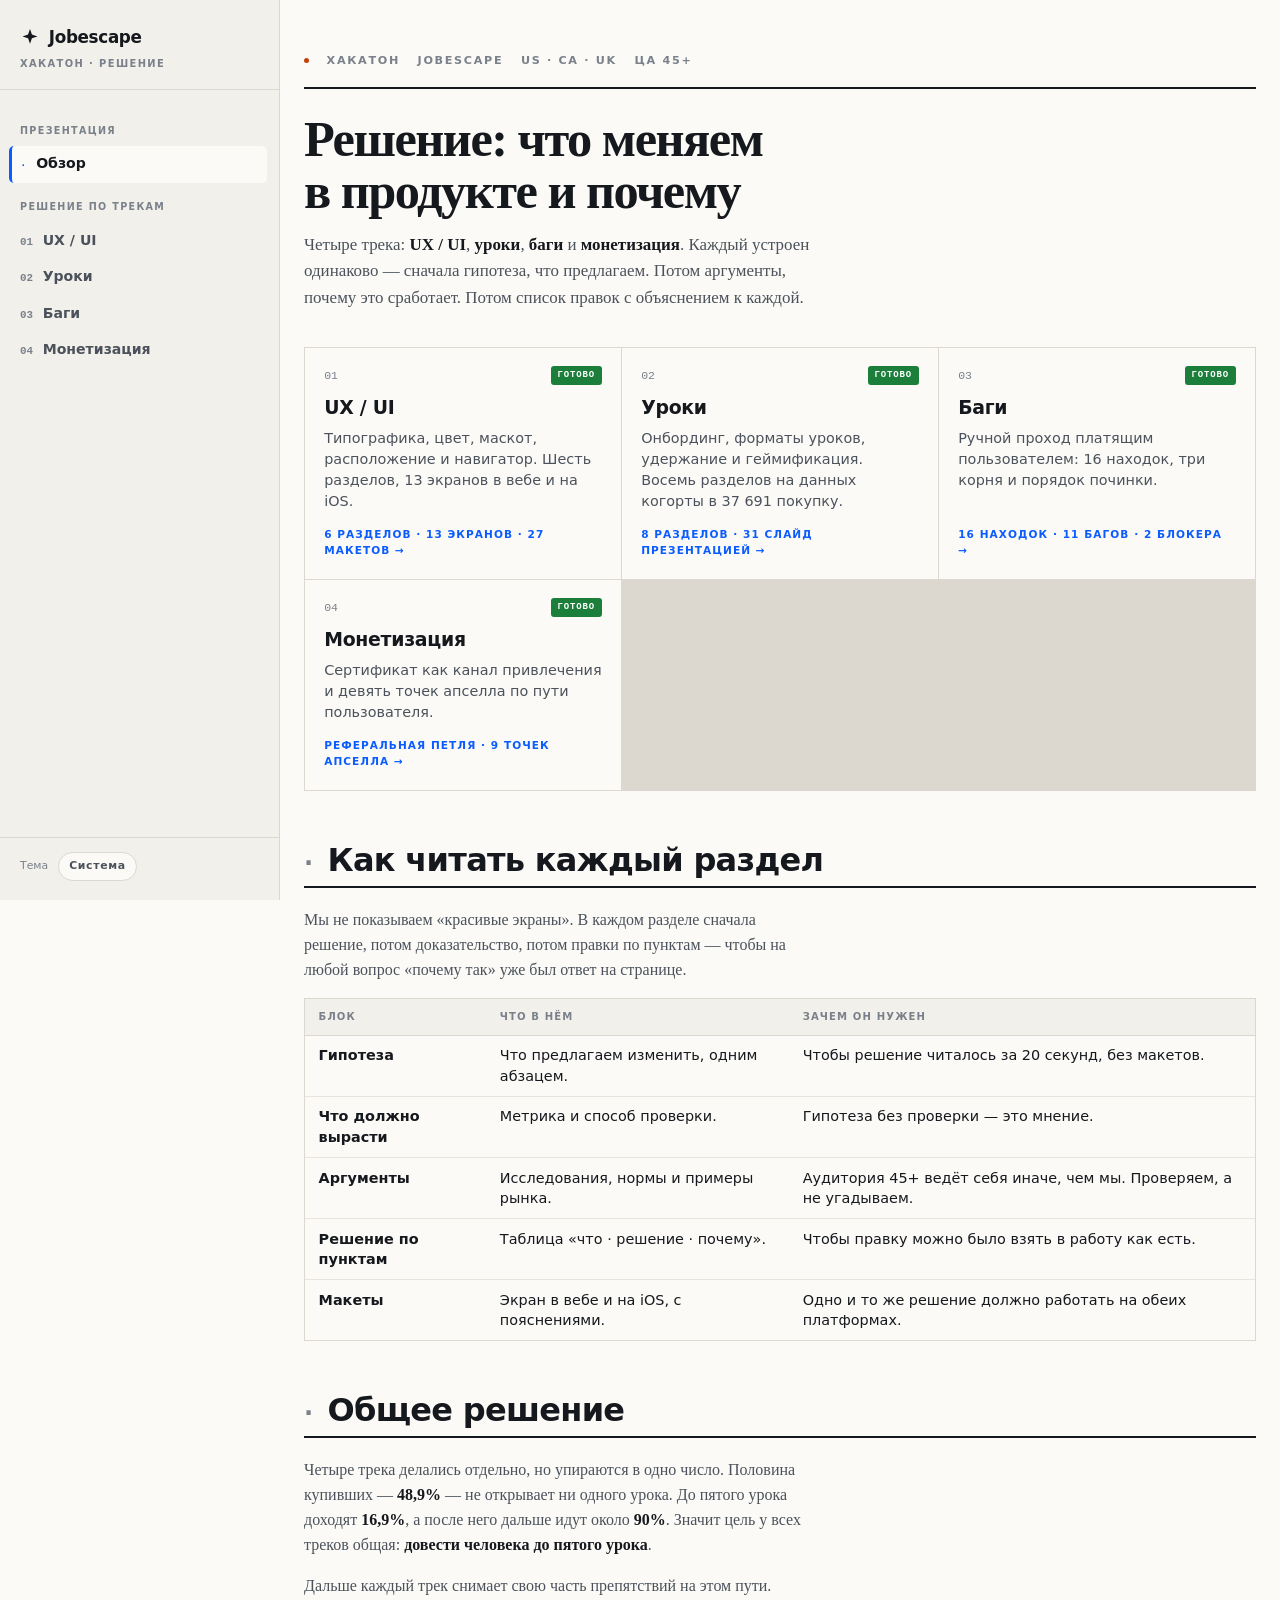
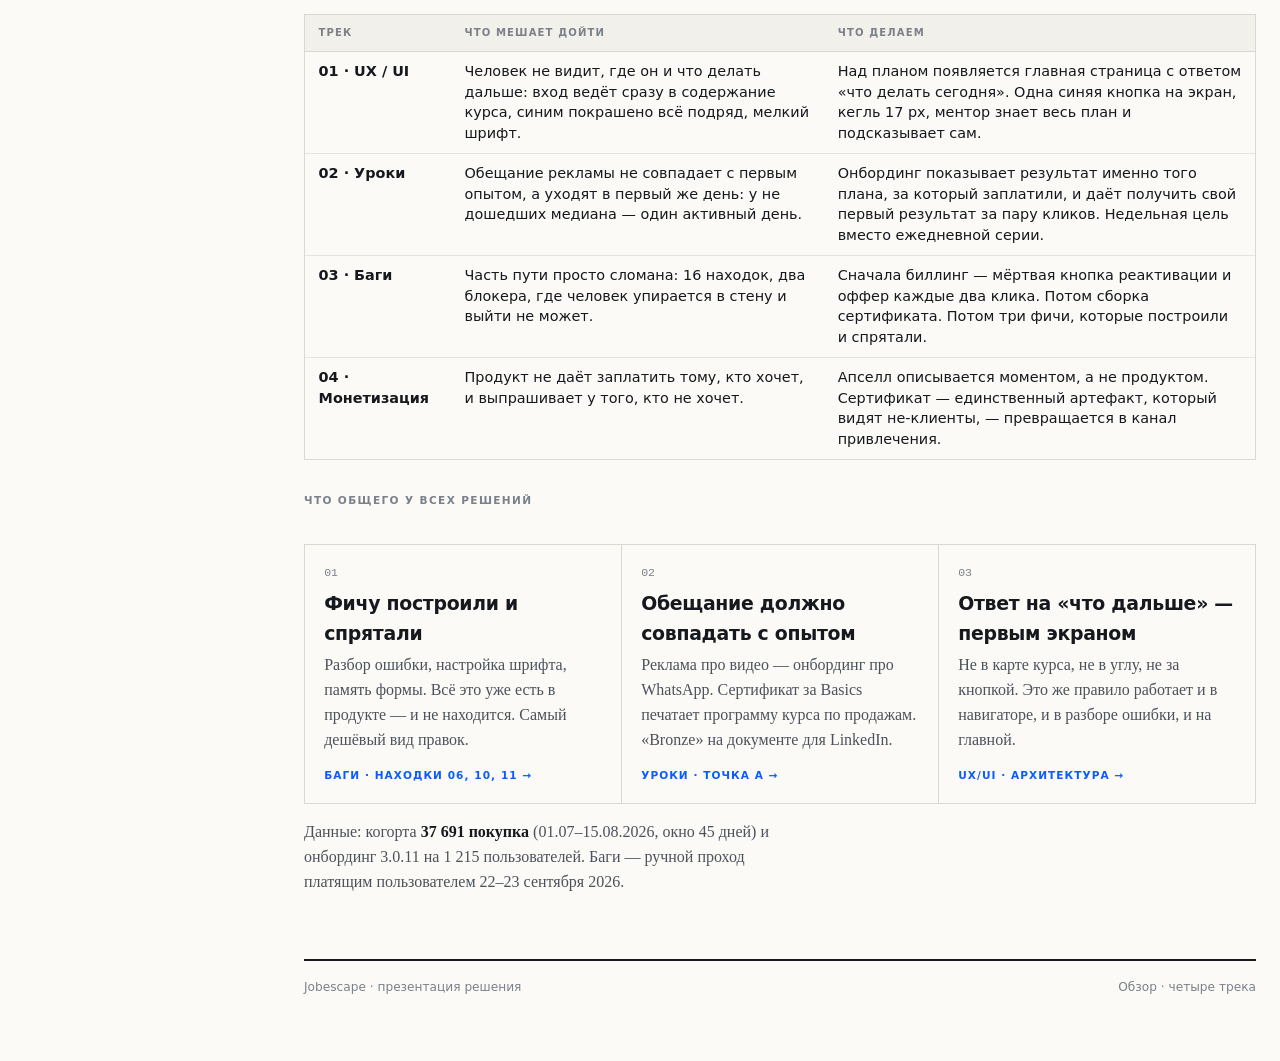
<file: index.html>
<!doctype html>
<html lang="ru">
<head>
<meta charset="utf-8">
<meta name="viewport" content="width=device-width,initial-scale=1">
<title>Обзор · Jobescape</title>
<link rel="stylesheet" href="assets/doc.css">
<link rel="stylesheet" href="assets/shell.css">
</head>
<body>

<div class="topbar">
  <button class="burger" data-nav-toggle aria-label="Меню разделов">☰</button>
  <b>Обзор</b>
  <button class="tbtn" data-theme-toggle type="button">Система</button>
</div>
<button class="scrim" data-nav-toggle aria-label="Закрыть меню" tabindex="-1"></button>

<aside class="shell-side">
  <a class="shell-side__brand" href="index.html">
    <span class="mark"><svg viewBox="0 0 24 24" fill="none" aria-hidden="true"><path d="M12 2.5 14.3 9 21 11.3 14.3 13.6 12 20.1 9.7 13.6 3 11.3 9.7 9 12 2.5Z" fill="currentColor"/></svg> Jobescape</span>
    <span class="tag">Хакатон · решение</span>
  </a>
  <nav class="shell-side__nav">
    <div class="navgroup__label">Презентация</div>
    <a class="navlink is-current" href="index.html"><span class="n">·</span><span>Обзор</span></a>
    <div class="navgroup__label">Решение по трекам</div>
    <a class="navlink" href="ux-ui.html"><span class="n">01</span><span>UX / UI</span></a>
    <a class="navlink" href="lessons.html"><span class="n">02</span><span>Уроки</span></a>
    <a class="navlink" href="bugs.html"><span class="n">03</span><span>Баги</span></a>
    <a class="navlink" href="money.html"><span class="n">04</span><span>Монетизация</span></a>
  </nav>
  <div class="shell-side__foot">
    <span>Тема</span>
    <button class="tbtn" data-theme-toggle type="button">Система</button>
  </div>
</aside>

<main class="main">
<div class="page">
  <header class="phead">
    <div class="brow"><span class="d"></span><span>Хакатон</span><span>Jobescape</span><span>US · CA · UK</span><span>ЦА 45+</span></div>
    <h1>Решение: что меняем в продукте и почему</h1>
    <p class="sub">Четыре трека: <b>UX / UI</b>, <b>уроки</b>, <b>баги</b> и <b>монетизация</b>. Каждый устроен одинаково — сначала гипотеза, что предлагаем. Потом аргументы, почему это сработает. Потом список правок с объяснением к каждой.</p>
  </header>

  <div class="tracks">
    <a class="track" href="ux-ui.html" data-state="ready">
      <span class="track__n">01
        <span class="state ready">готово</span></span>
      <h2>UX / UI</h2>
      <p>Типографика, цвет, маскот, расположение и навигатор. Шесть разделов, 13 экранов в вебе и на iOS.</p>
      <span class="track__go">6 разделов · 13 экранов · 27 макетов →</span>
    </a>
    <a class="track" href="lessons.html" data-state="ready">
      <span class="track__n">02
        <span class="state ready">готово</span></span>
      <h2>Уроки</h2>
      <p>Онбординг, форматы уроков, удержание и геймификация. Восемь разделов на данных когорты в 37 691 покупку.</p>
      <span class="track__go">8 разделов · 31 слайд презентацией →</span>
    </a>
    <a class="track" href="bugs.html" data-state="ready">
      <span class="track__n">03
        <span class="state ready">готово</span></span>
      <h2>Баги</h2>
      <p>Ручной проход платящим пользователем: 16 находок, три корня и порядок починки.</p>
      <span class="track__go">16 находок · 11 багов · 2 блокера →</span>
    </a>
    <a class="track" href="money.html" data-state="ready">
      <span class="track__n">04
        <span class="state ready">готово</span></span>
      <h2>Монетизация</h2>
      <p>Сертификат как канал привлечения и девять точек апселла по пути пользователя.</p>
      <span class="track__go">реферальная петля · 9 точек апселла →</span>
    </a>
  </div>

  <section class="sec" id="method">
    <div class="sec__hd"><span class="n">·</span><h2>Как читать каждый раздел</h2></div>
    <p>Мы не показываем «красивые экраны». В каждом разделе сначала решение, потом
      доказательство, потом правки по пунктам — чтобы на любой вопрос «почему так»
      уже был ответ на странице.</p>
    <div class="shell-tbl">
      <table>
        <thead><tr><th>Блок</th><th>Что в нём</th><th>Зачем он нужен</th></tr></thead>
        <tbody>
          <tr><td><b>Гипотеза</b></td><td>Что предлагаем изменить, одним абзацем.</td>
              <td>Чтобы решение читалось за 20 секунд, без макетов.</td></tr>
          <tr><td><b>Что должно вырасти</b></td><td>Метрика и способ проверки.</td>
              <td>Гипотеза без проверки — это мнение.</td></tr>
          <tr><td><b>Аргументы</b></td><td>Исследования, нормы и примеры рынка.</td>
              <td>Аудитория 45+ ведёт себя иначе, чем мы. Проверяем, а не угадываем.</td></tr>
          <tr><td><b>Решение по пунктам</b></td><td>Таблица «что · решение · почему».</td>
              <td>Чтобы правку можно было взять в работу как есть.</td></tr>
          <tr><td><b>Макеты</b></td><td>Экран в вебе и на iOS, с пояснениями.</td>
              <td>Одно и то же решение должно работать на обеих платформах.</td></tr>
        </tbody>
      </table>
    </div>
  </section>

  <section class="sec" id="common">
    <div class="sec__hd"><span class="n">·</span><h2>Общее решение</h2></div>
    <p>Четыре трека делались отдельно, но упираются в одно число. Половина
      купивших — <b>48,9%</b> — не открывает ни одного урока. До пятого урока
      доходят <b>16,9%</b>, а после него дальше идут около <b>90%</b>.
      Значит цель у всех треков общая: <b>довести человека до пятого урока</b>.</p>
    <p>Дальше каждый трек снимает свою часть препятствий на этом пути.</p>

    <div class="shell-tbl">
      <table>
        <thead><tr><th>Трек</th><th>Что мешает дойти</th><th>Что делаем</th></tr></thead>
        <tbody>
          <tr>
            <td><b>01 · UX / UI</b></td>
            <td>Человек не видит, где он и что делать дальше: вход ведёт сразу
              в содержание курса, синим покрашено всё подряд, мелкий шрифт.</td>
            <td>Над планом появляется главная страница с ответом «что делать
              сегодня». Одна синяя кнопка на экран, кегль 17 px, ментор знает
              весь план и подсказывает сам.</td>
          </tr>
          <tr>
            <td><b>02 · Уроки</b></td>
            <td>Обещание рекламы не совпадает с первым опытом, а уходят
              в первый же день: у не дошедших медиана — один активный день.</td>
            <td>Онбординг показывает результат именно того плана, за который
              заплатили, и даёт получить свой первый результат за пару кликов.
              Недельная цель вместо ежедневной серии.</td>
          </tr>
          <tr>
            <td><b>03 · Баги</b></td>
            <td>Часть пути просто сломана: 16 находок, два блокера, где человек
              упирается в стену и выйти не может.</td>
            <td>Сначала биллинг — мёртвая кнопка реактивации и оффер каждые
              два клика. Потом сборка сертификата. Потом три фичи, которые
              построили и спрятали.</td>
          </tr>
          <tr>
            <td><b>04 · Монетизация</b></td>
            <td>Продукт не даёт заплатить тому, кто хочет, и выпрашивает
              у того, кто не хочет.</td>
            <td>Апселл описывается моментом, а не продуктом. Сертификат —
              единственный артефакт, который видят не-клиенты, — превращается
              в канал привлечения.</td>
          </tr>
        </tbody>
      </table>
    </div>

    <h3 class="kicker">Что общего у всех решений</h3>
    <div class="tracks">
      <a class="track" href="bugs.html#out" data-state="ready">
        <span class="track__n">01</span>
        <h2>Фичу построили и спрятали</h2>
        <p>Разбор ошибки, настройка шрифта, память формы. Всё это уже есть
          в продукте — и не находится. Самый дешёвый вид правок.</p>
        <span class="track__go">баги · находки 06, 10, 11 →</span>
      </a>
      <a class="track" href="lessons.html#a" data-state="ready">
        <span class="track__n">02</span>
        <h2>Обещание должно совпадать с опытом</h2>
        <p>Реклама про видео — онбординг про WhatsApp. Сертификат за Basics
          печатает программу курса по продажам. «Bronze» на документе
          для LinkedIn.</p>
        <span class="track__go">уроки · точка А →</span>
      </a>
      <a class="track" href="ux-ui.html#ia" data-state="ready">
        <span class="track__n">03</span>
        <h2>Ответ на «что дальше» — первым экраном</h2>
        <p>Не в карте курса, не в углу, не за кнопкой. Это же правило работает
          и в навигаторе, и в разборе ошибки, и на главной.</p>
        <span class="track__go">ux/ui · архитектура →</span>
      </a>
    </div>

    <p class="line">Данные: когорта <b>37 691 покупка</b> (01.07–15.08.2026, окно
      45 дней) и онбординг 3.0.11 на 1 215 пользователей. Баги — ручной проход
      платящим пользователем 22–23 сентября 2026.</p>
  </section>

  <footer class="pfoot"><span>Jobescape · презентация решения</span><span>Обзор · четыре трека</span></footer>
</div>
</main>

<script src="assets/shell.js"></script>
</body>
</html>
</file>
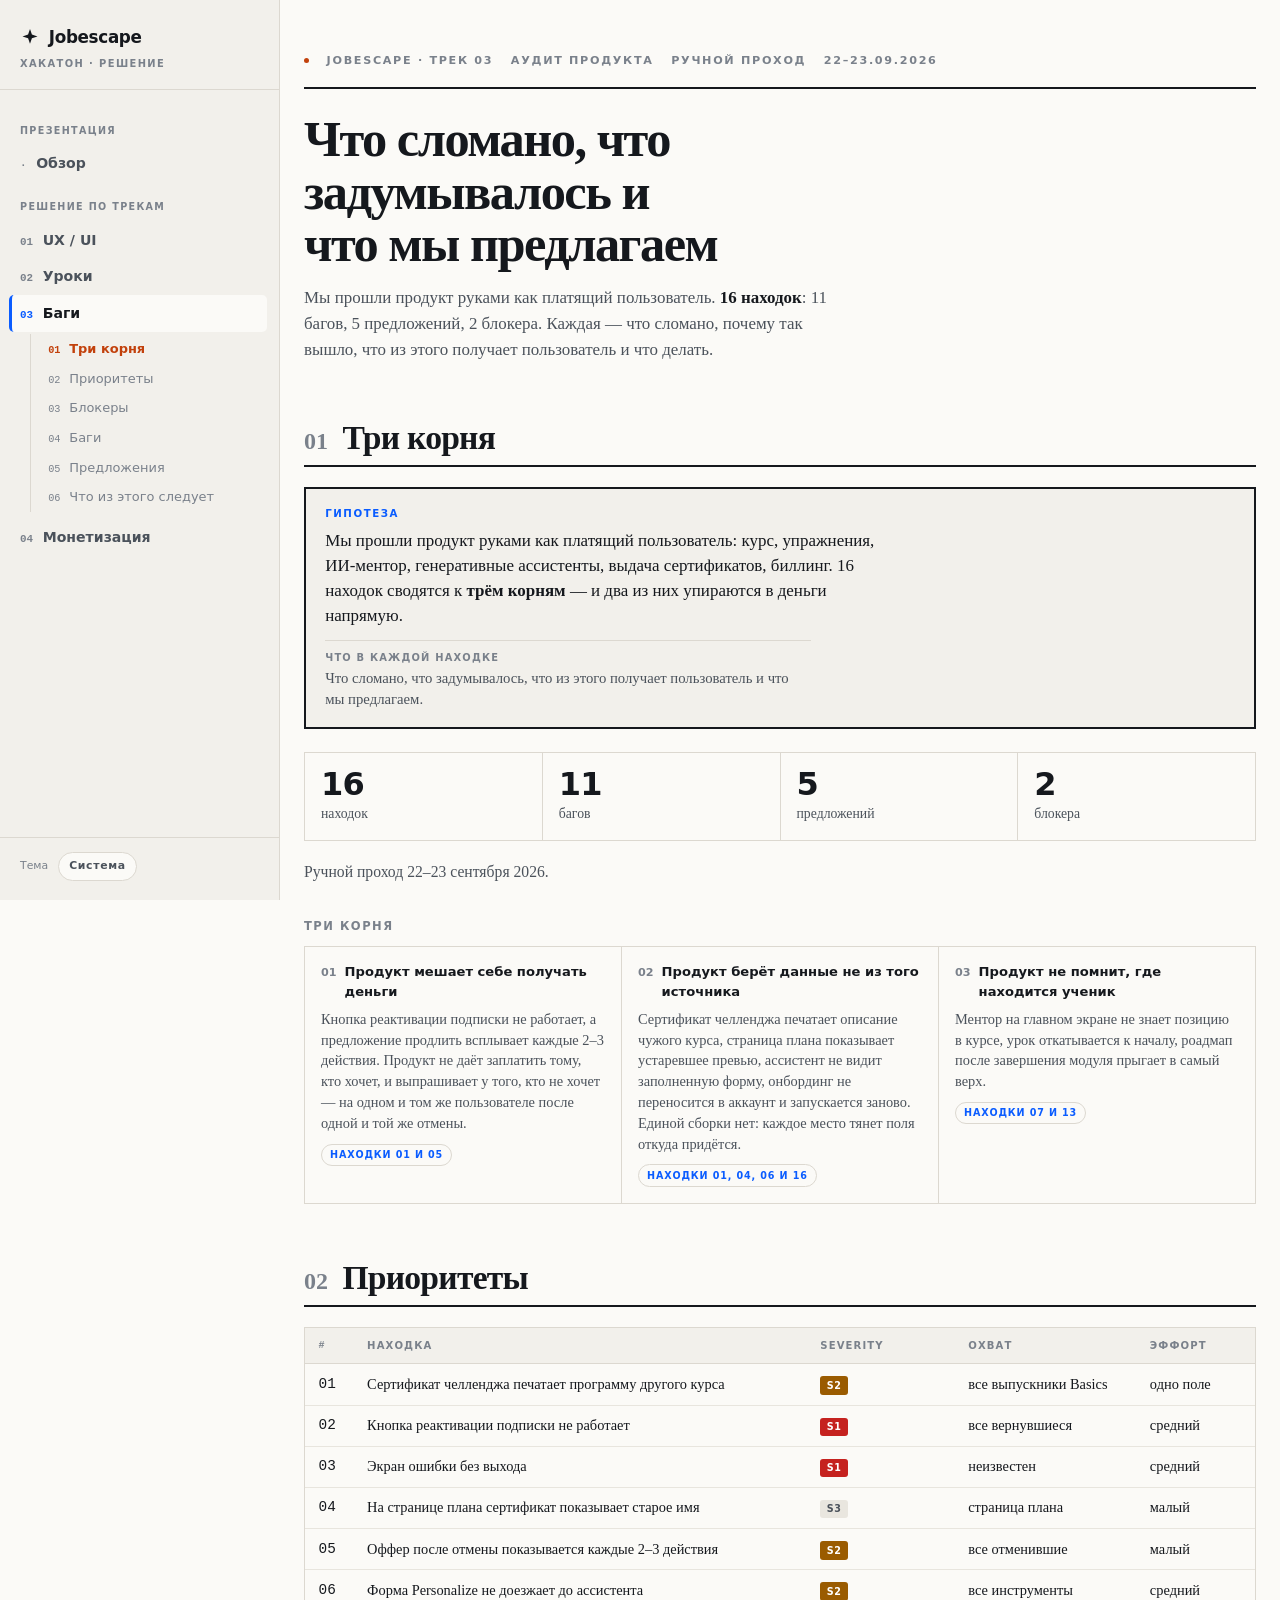
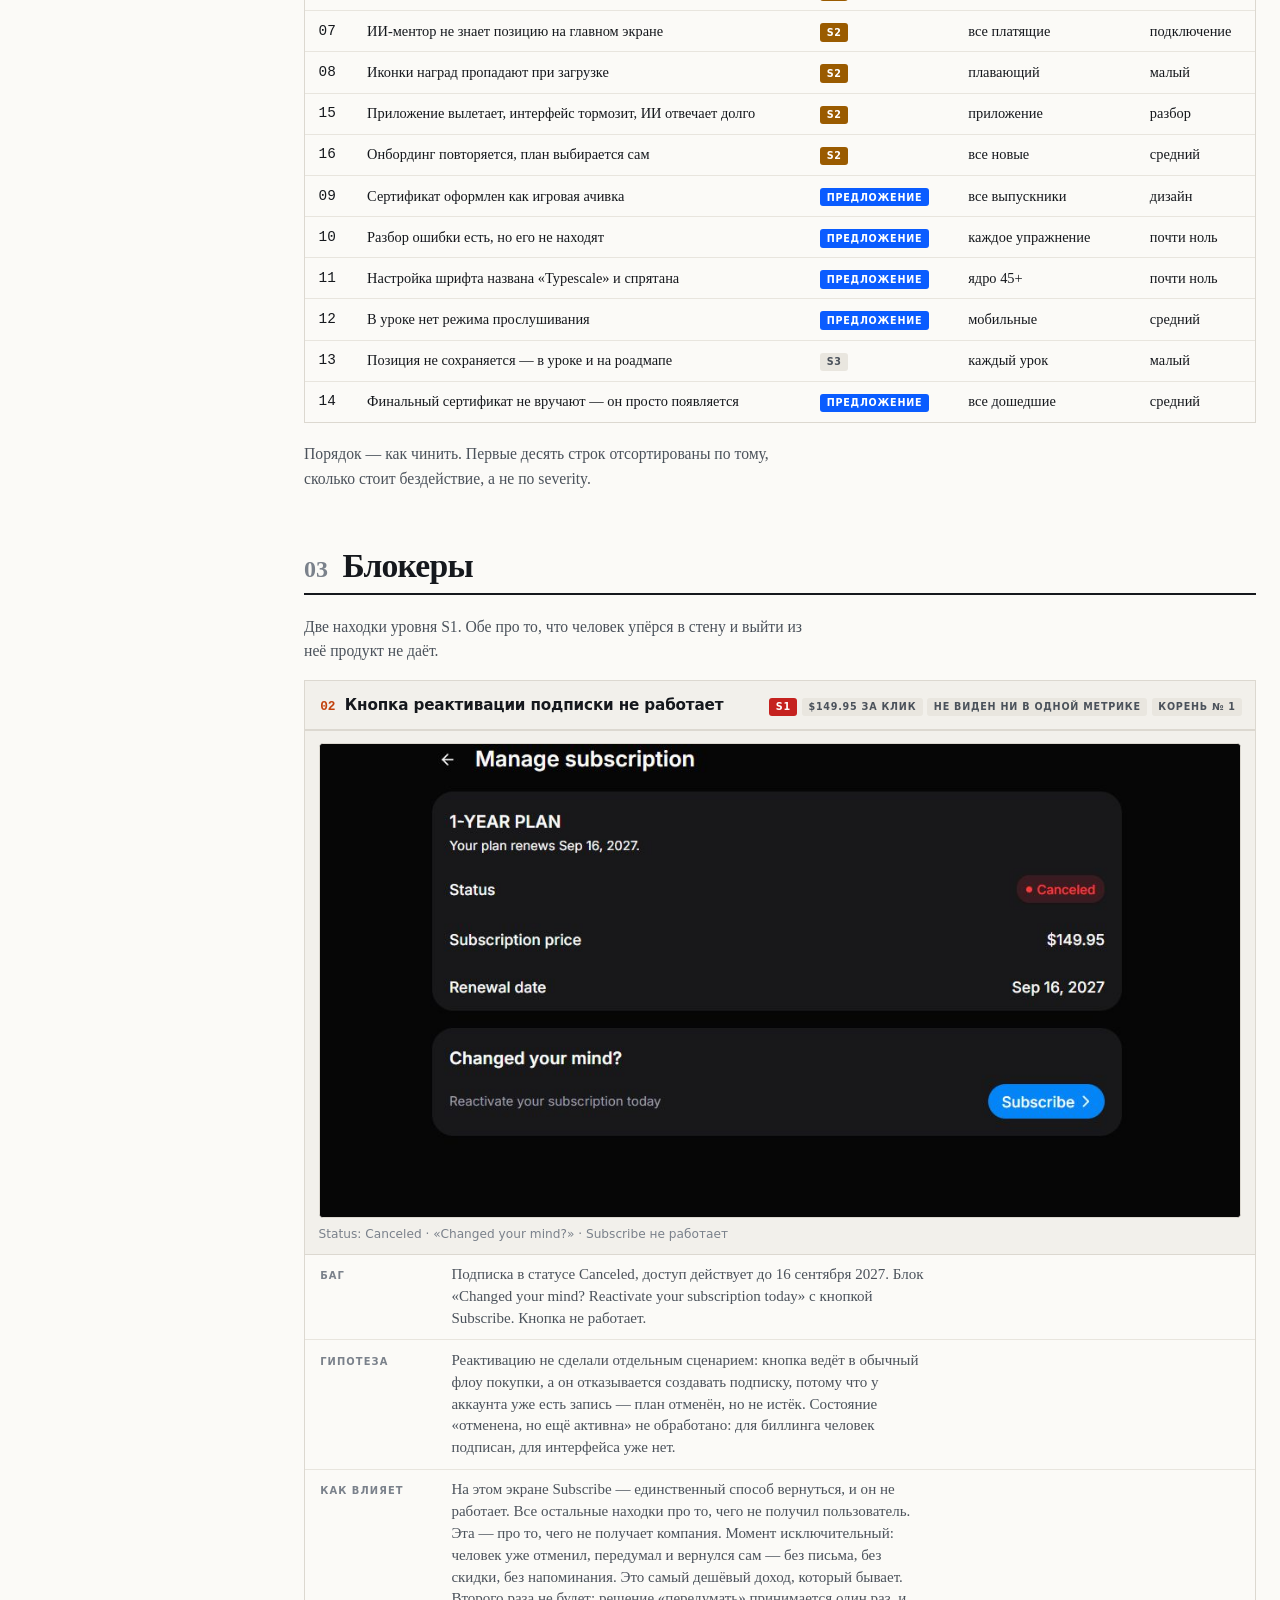
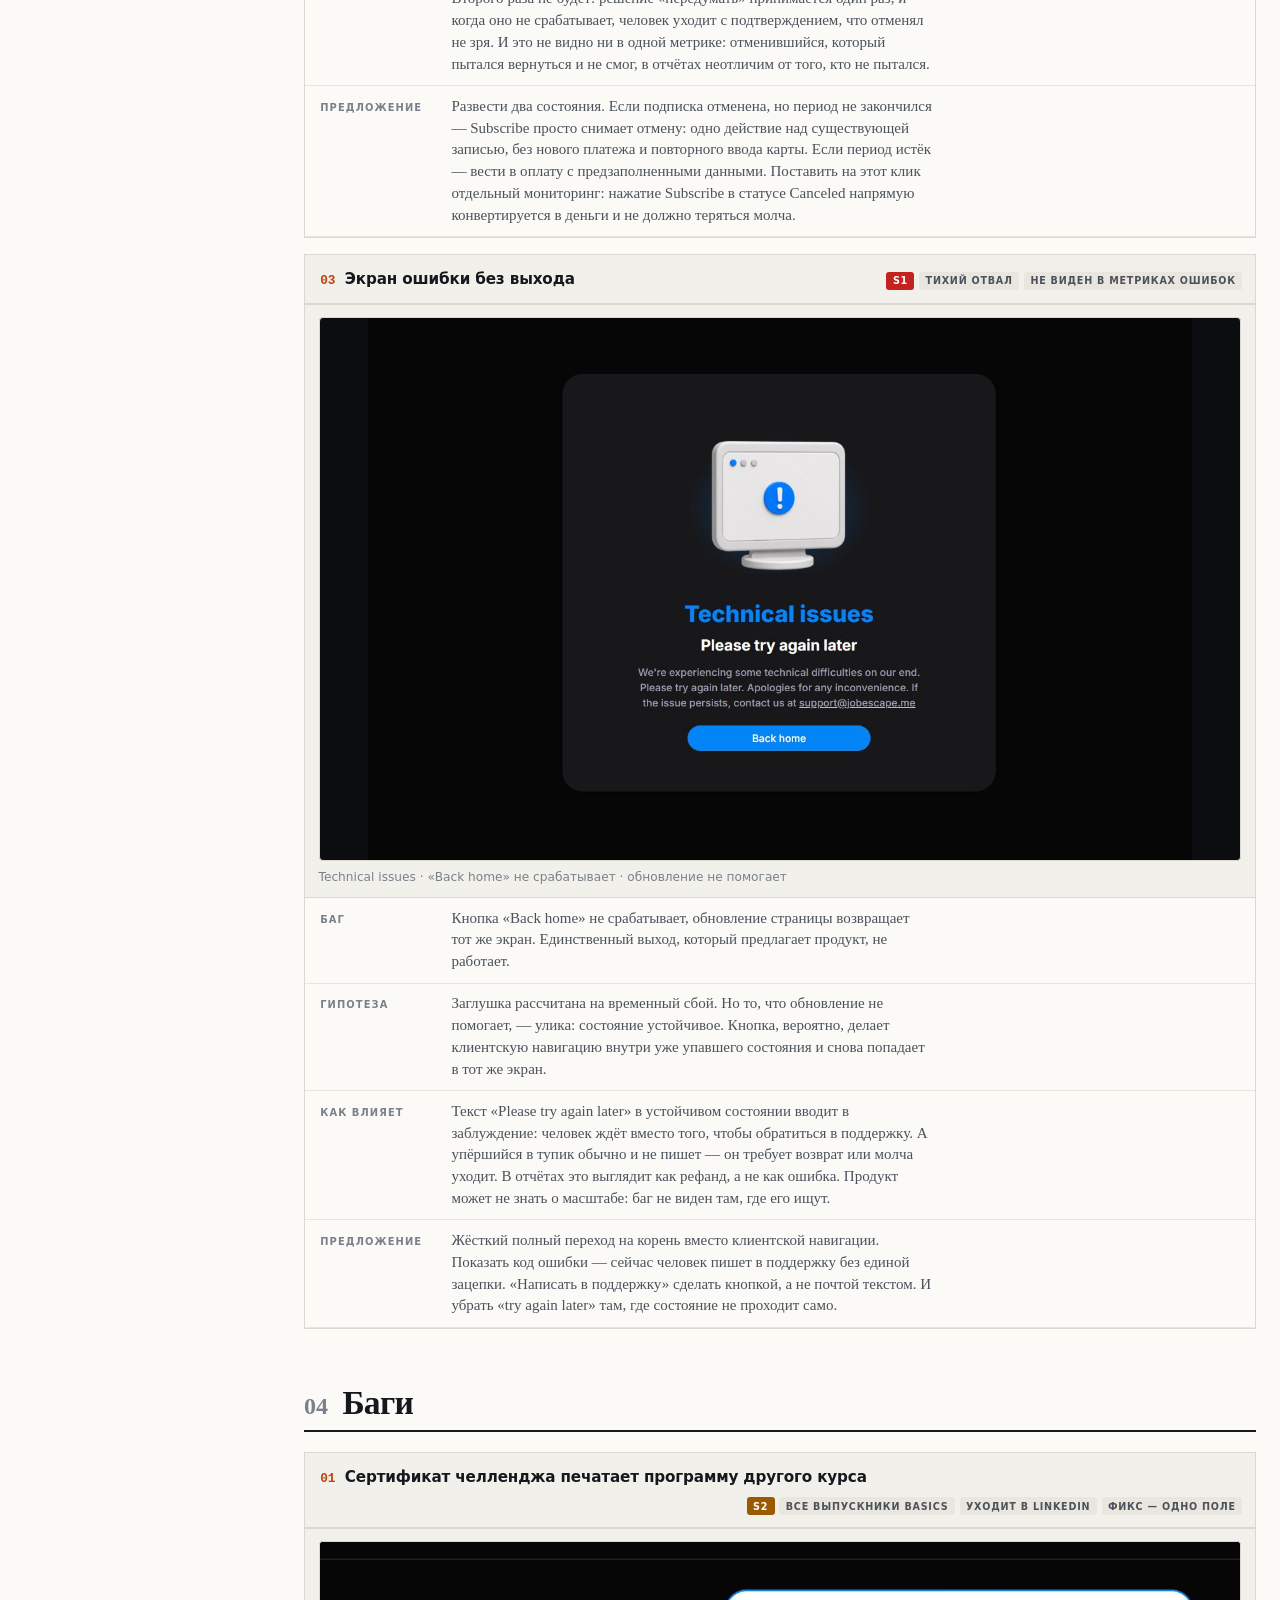
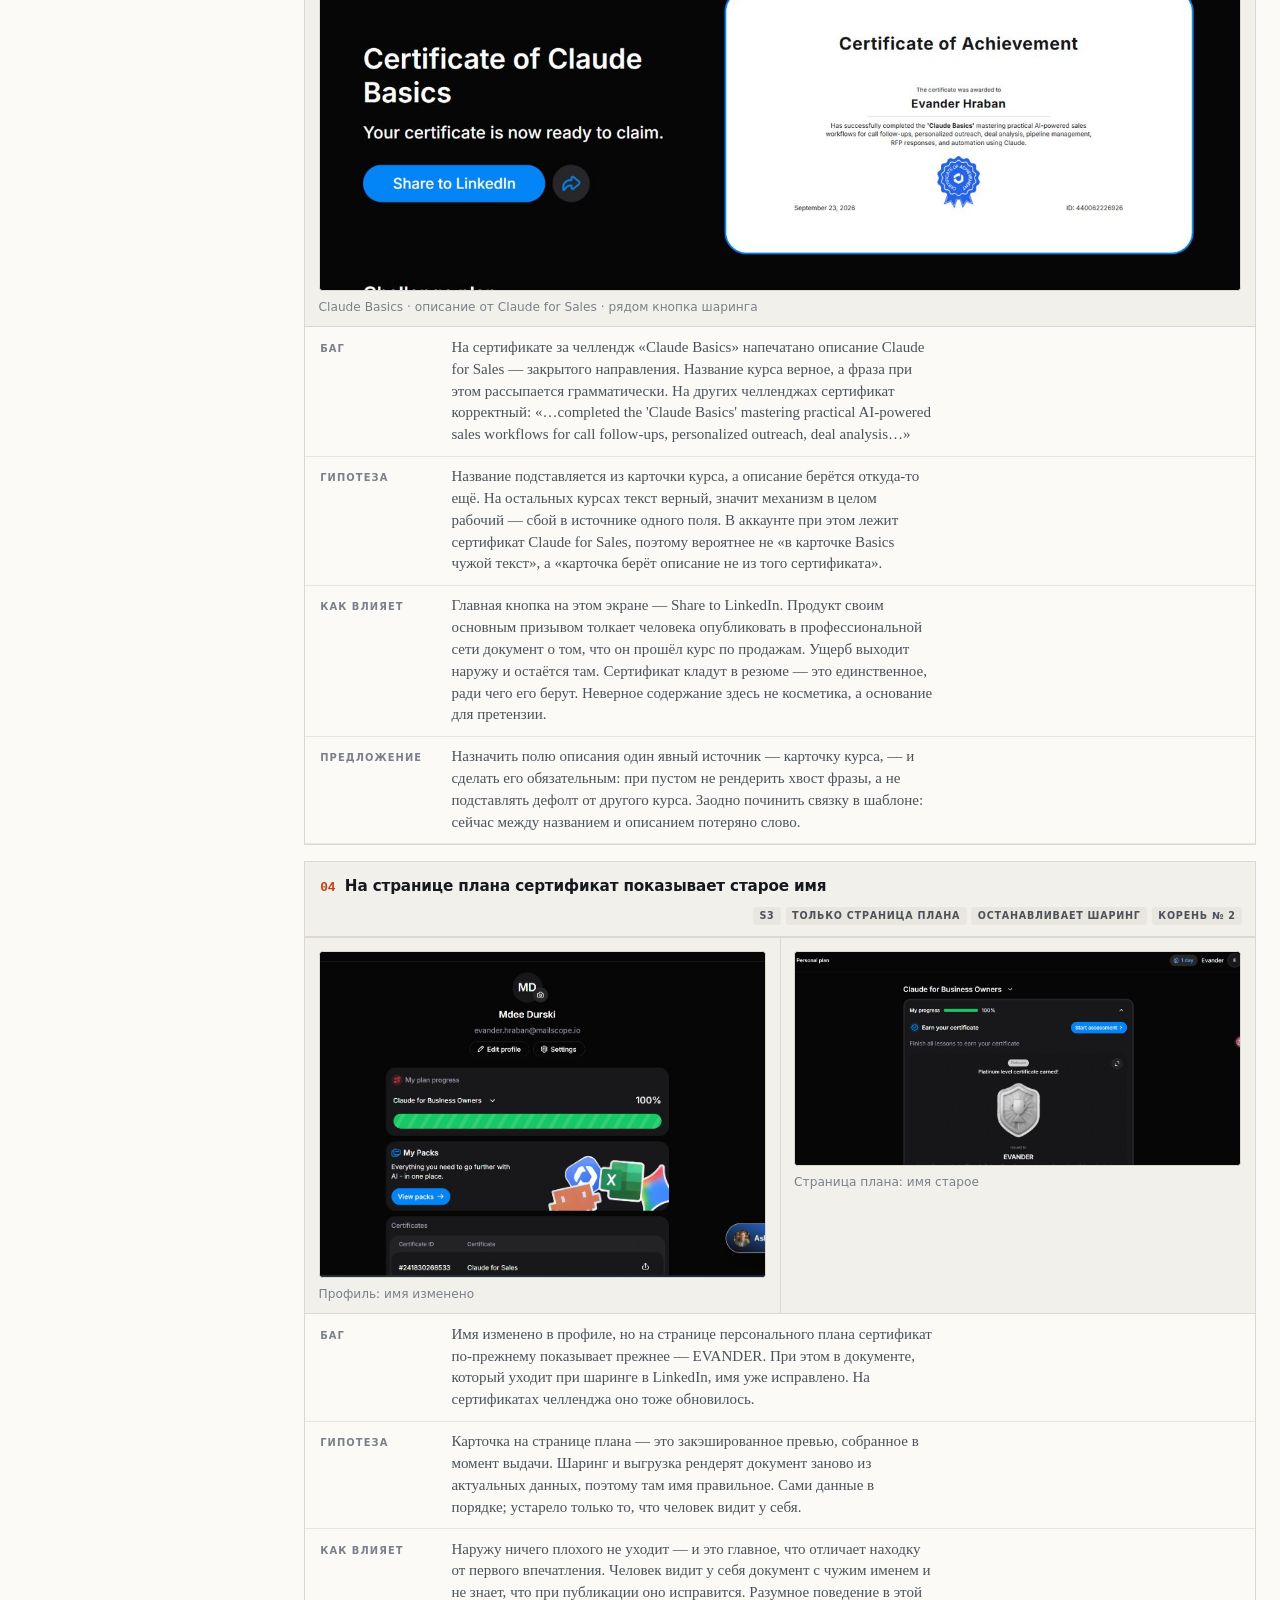
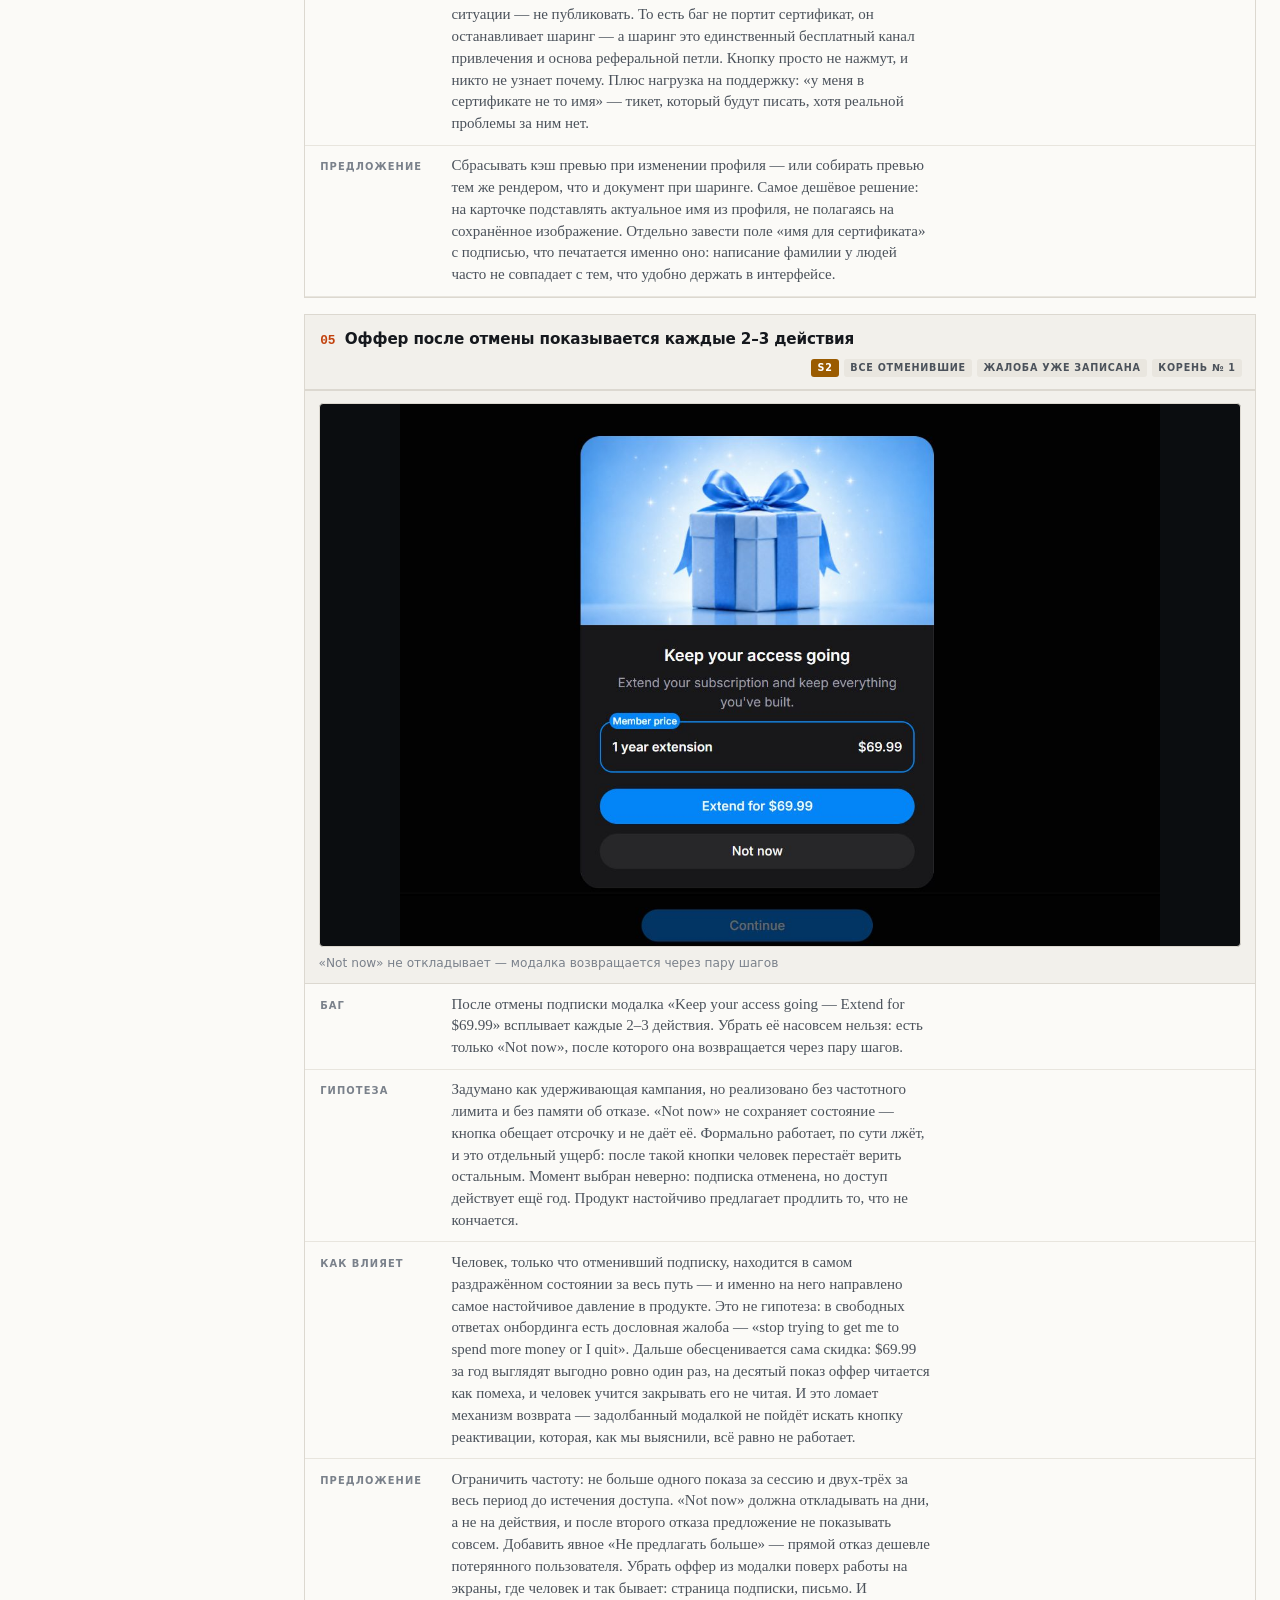
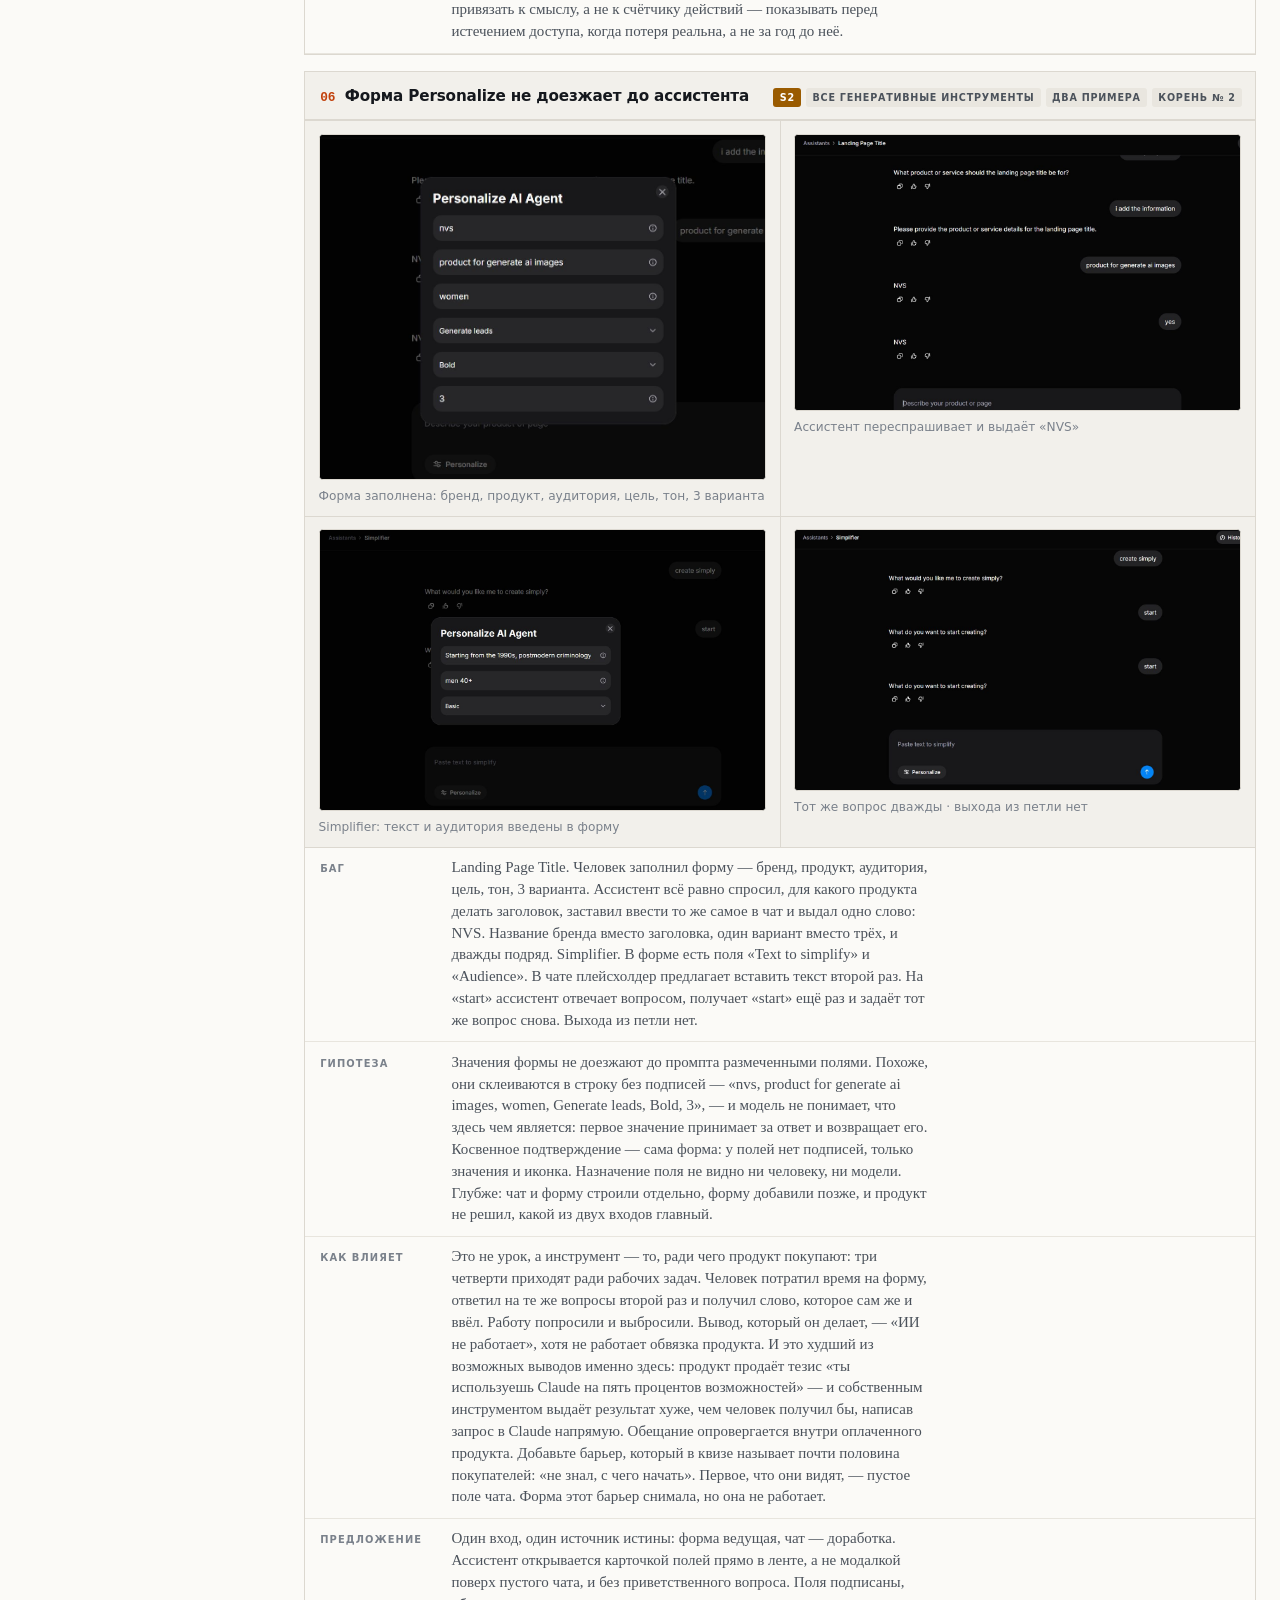
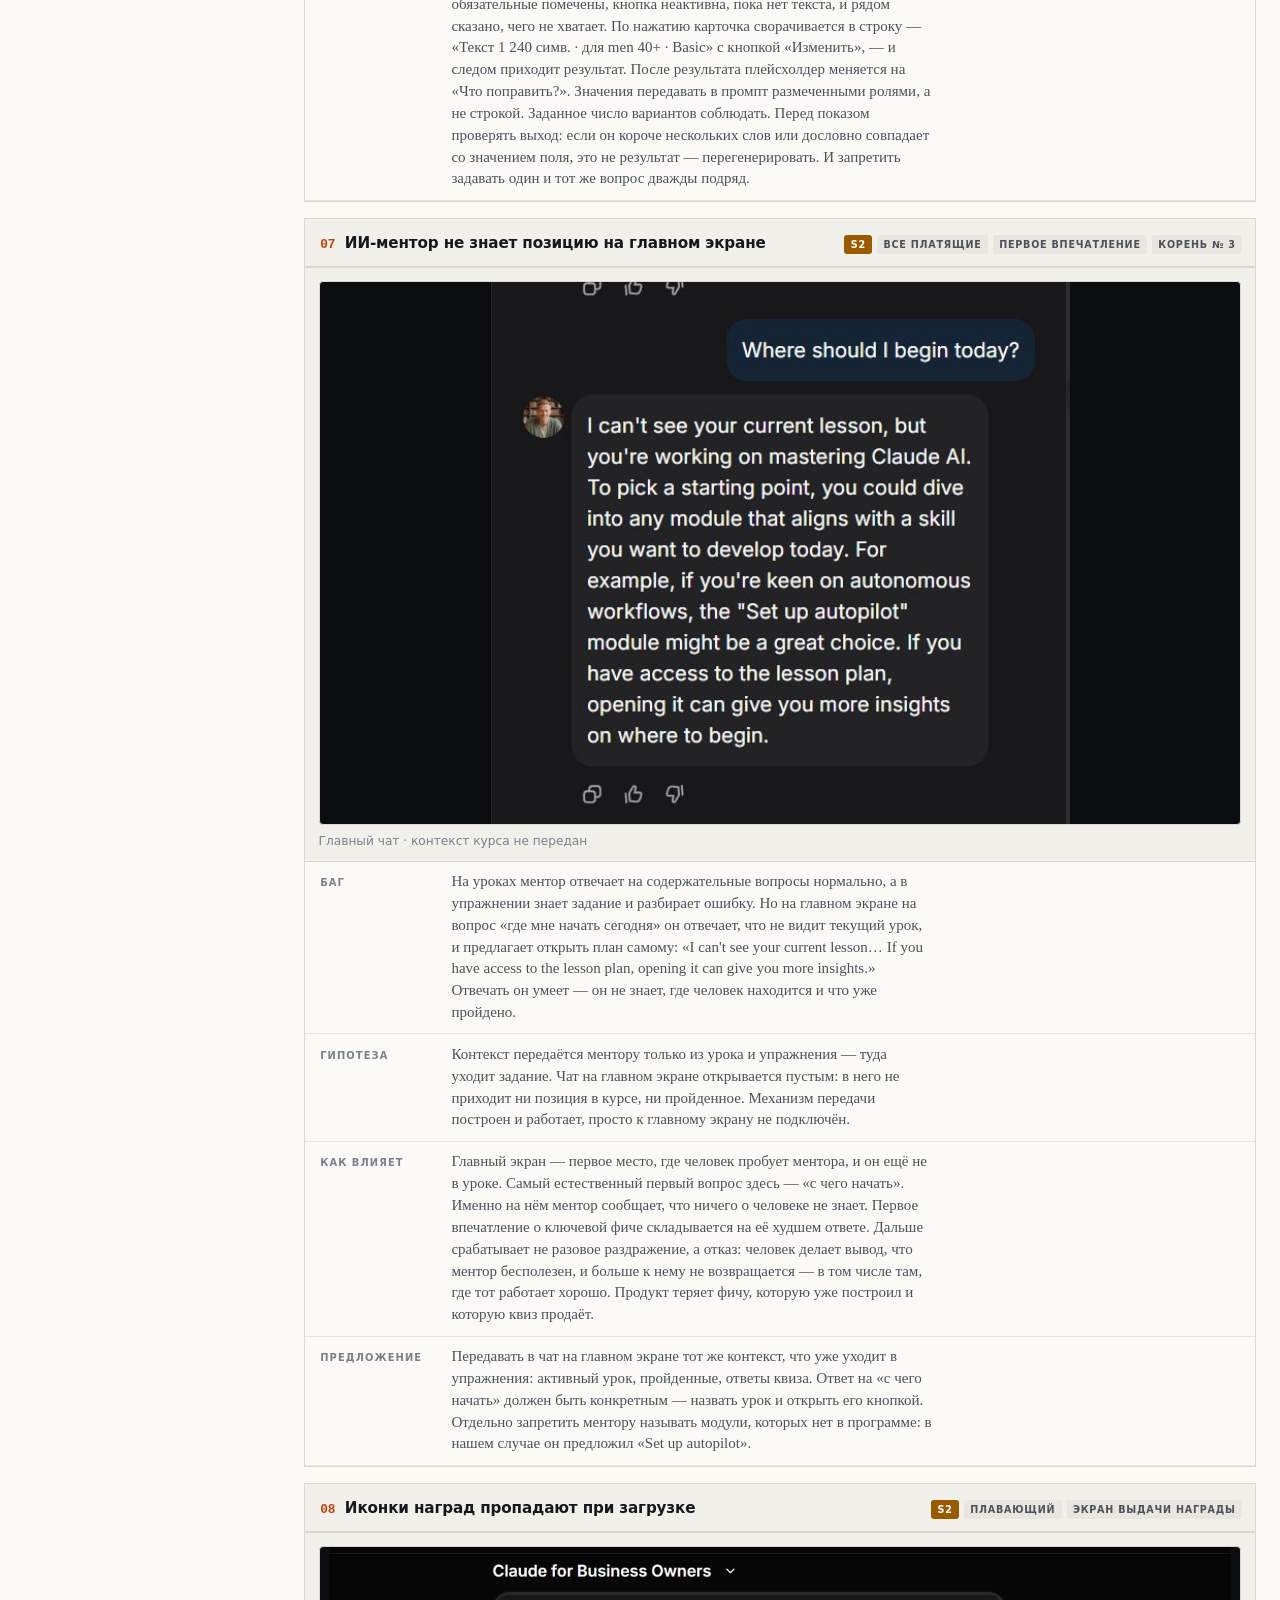
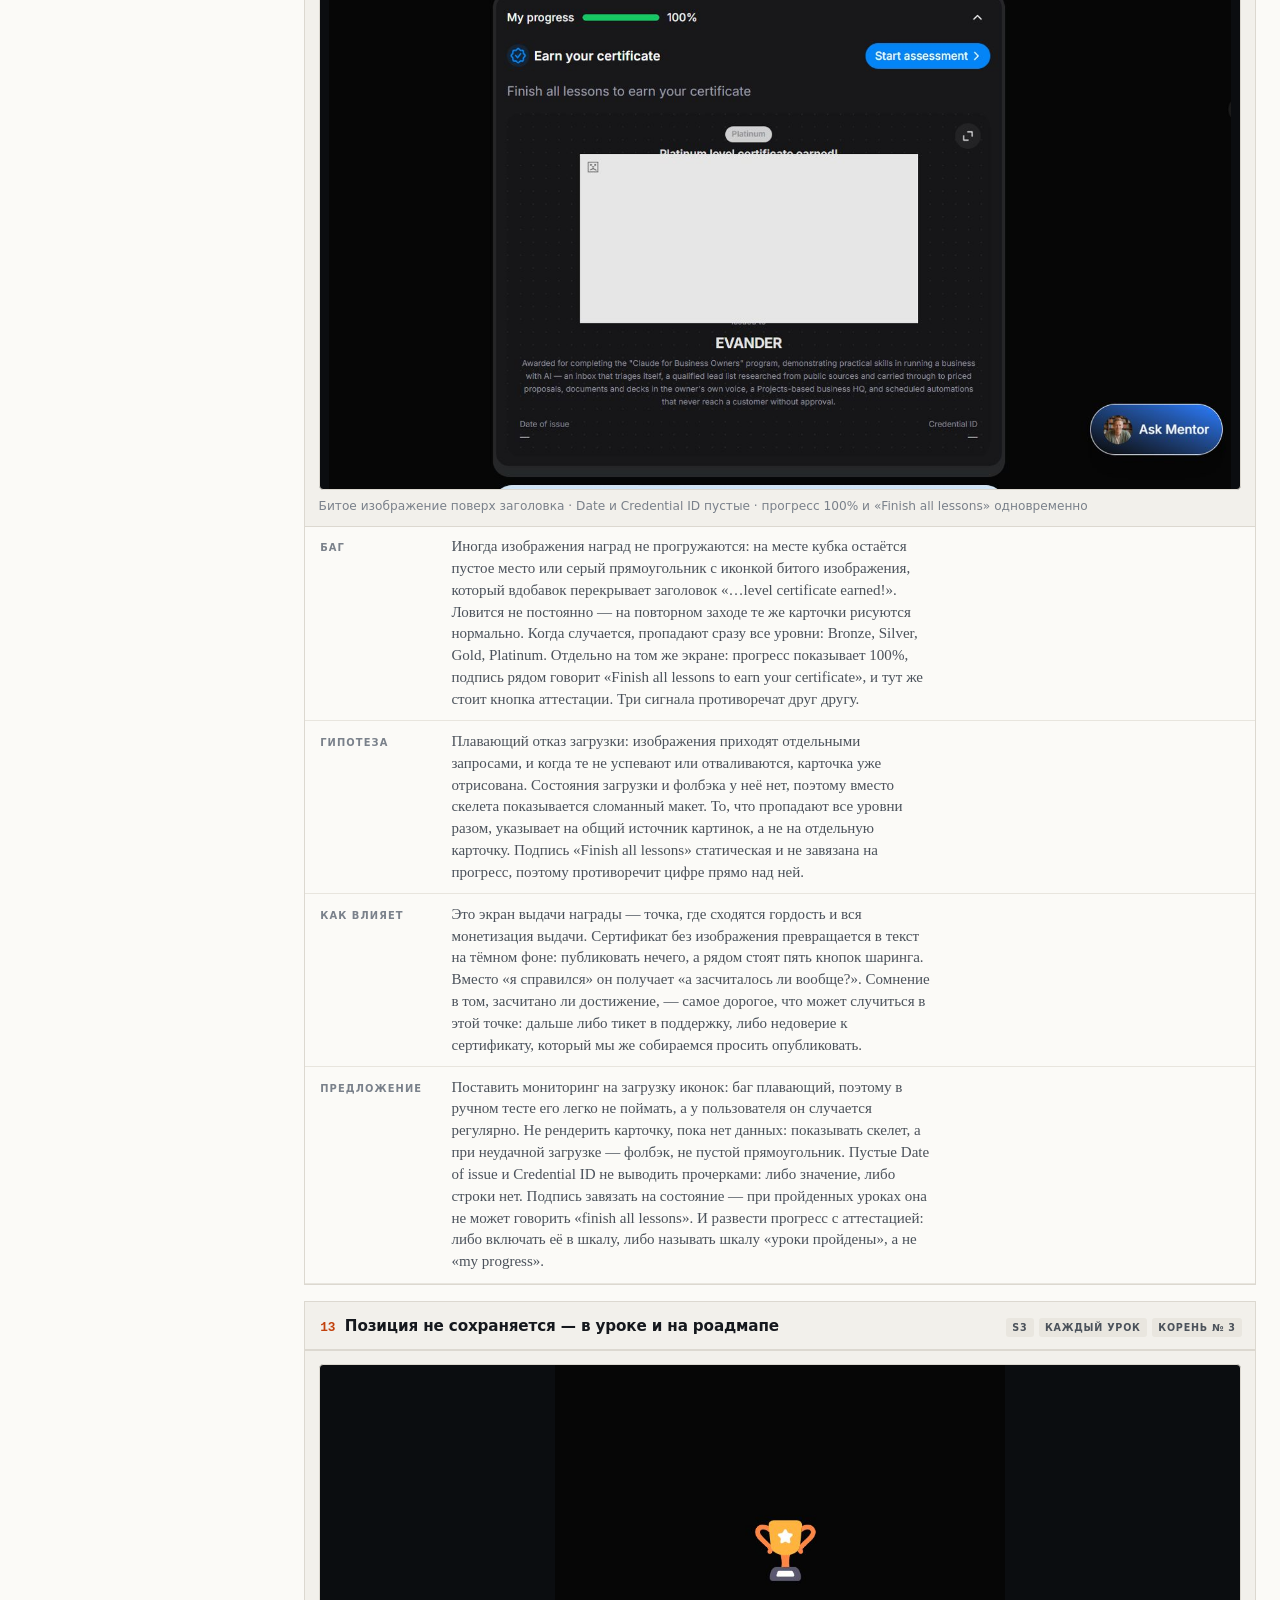
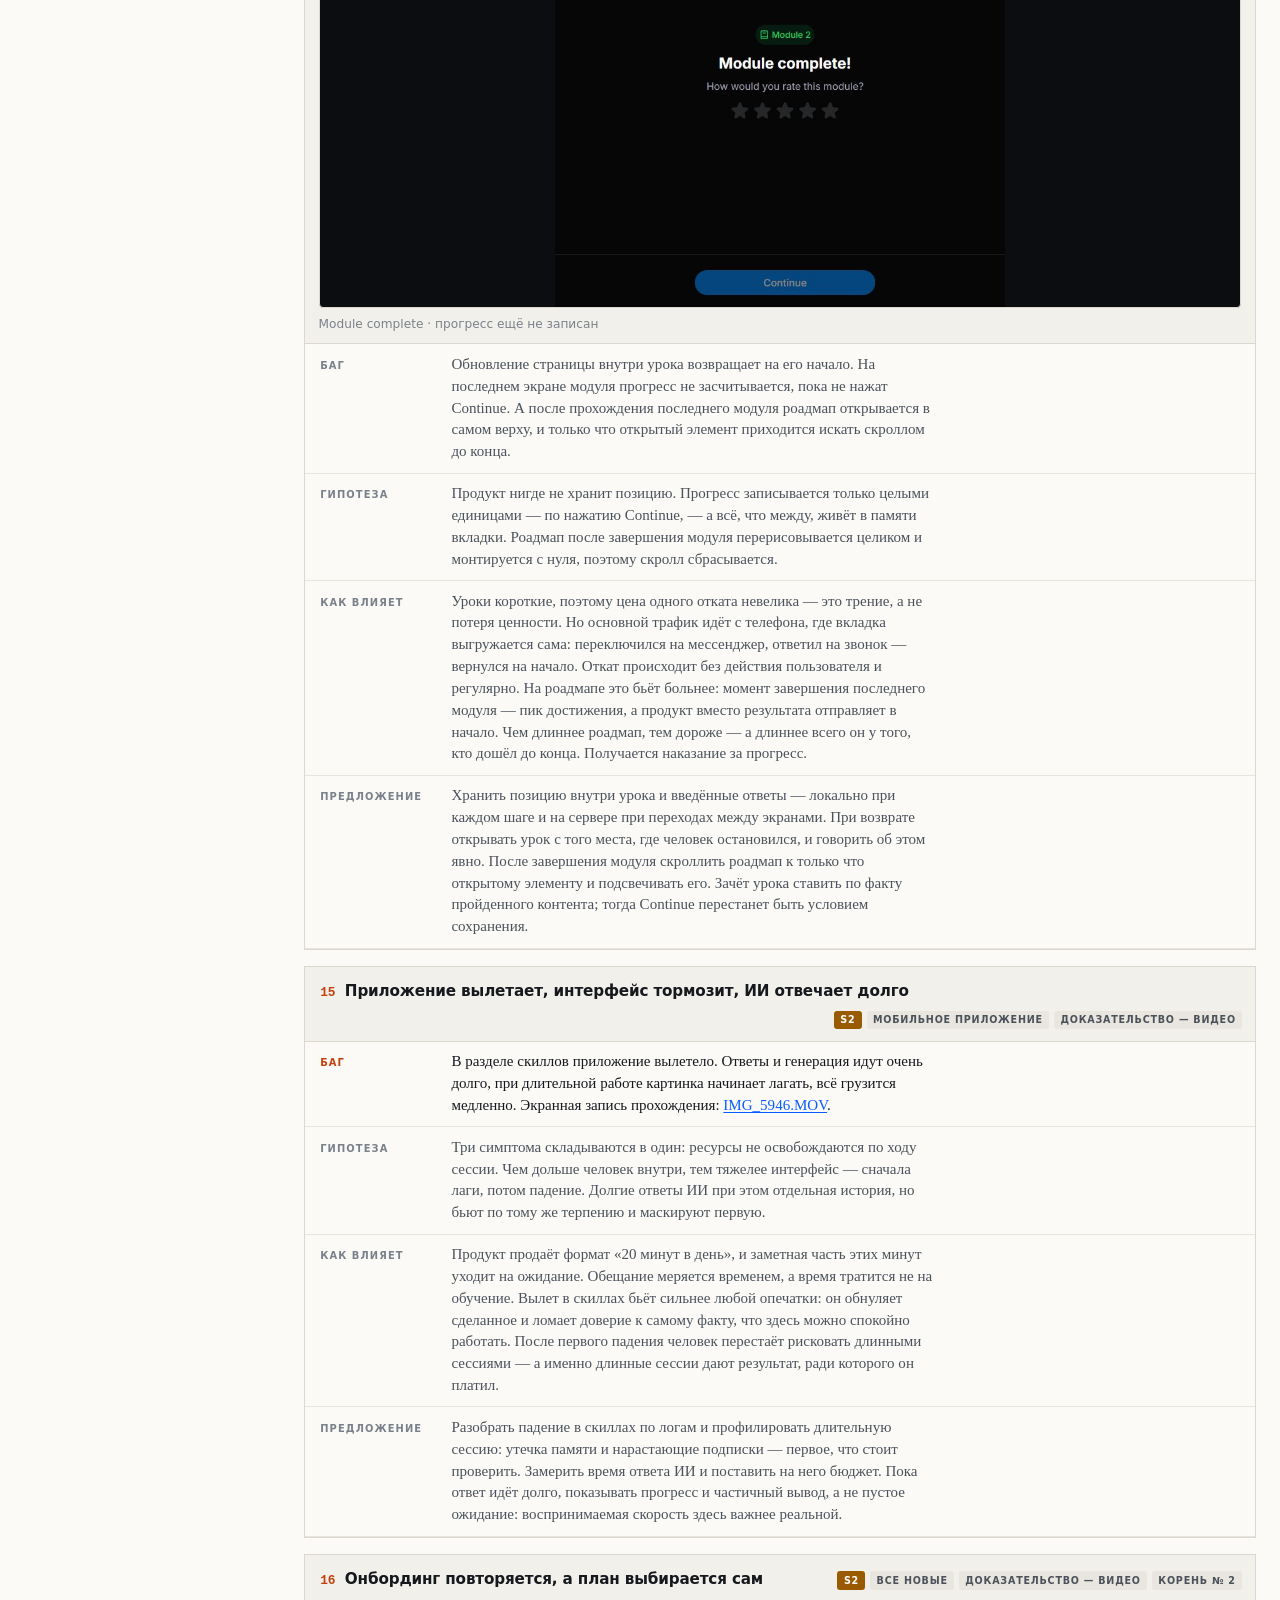
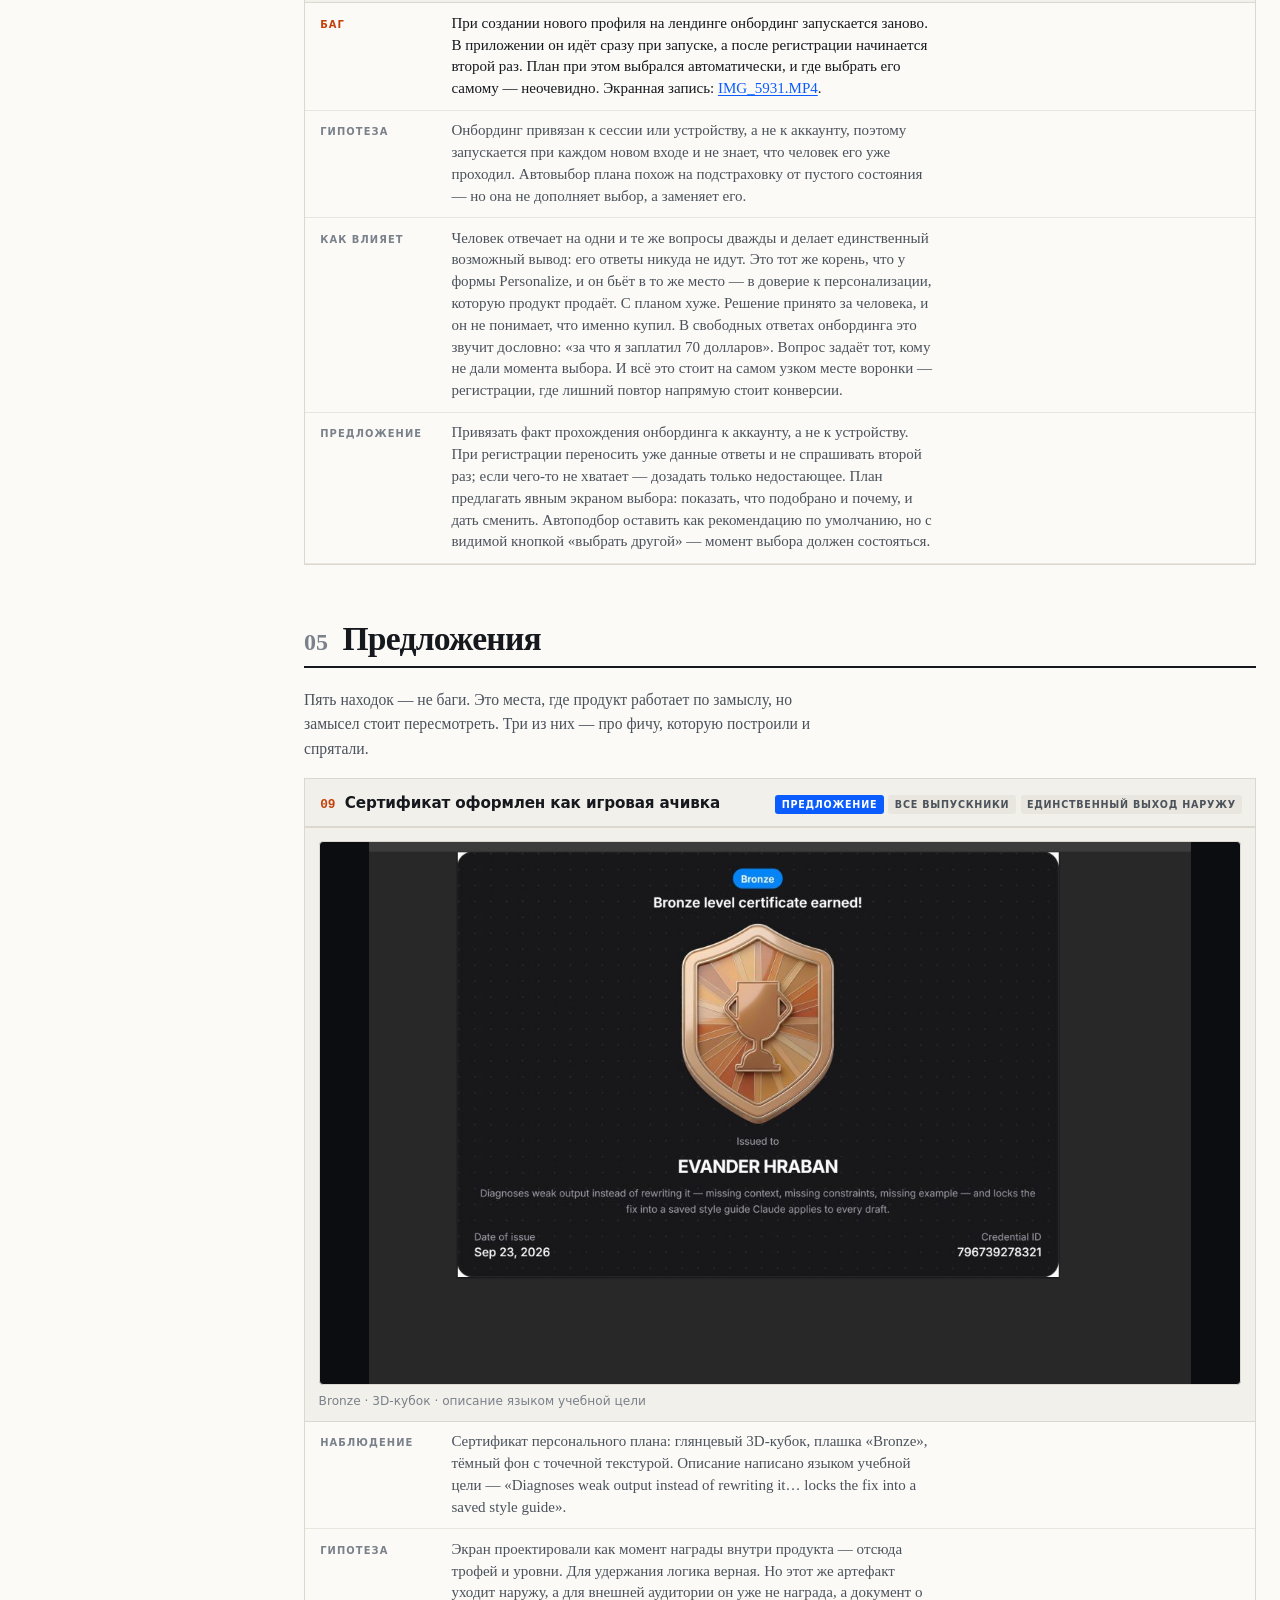
<file: bugs.html>
<!doctype html>
<html lang="ru">
<head>
<meta charset="utf-8">
<meta name="viewport" content="width=device-width,initial-scale=1">
<title>Баги · Jobescape</title>
<link rel="stylesheet" href="assets/doc.css">
<link rel="stylesheet" href="assets/shell.css">
</head>
<body>

<div class="topbar">
  <button class="burger" data-nav-toggle aria-label="Меню разделов">☰</button>
  <b>Баги</b>
  <button class="tbtn" data-theme-toggle type="button">Система</button>
</div>
<button class="scrim" data-nav-toggle aria-label="Закрыть меню" tabindex="-1"></button>

<aside class="shell-side">
  <a class="shell-side__brand" href="index.html">
    <span class="mark"><svg viewBox="0 0 24 24" fill="none" aria-hidden="true"><path d="M12 2.5 14.3 9 21 11.3 14.3 13.6 12 20.1 9.7 13.6 3 11.3 9.7 9 12 2.5Z" fill="currentColor"/></svg> Jobescape</span>
    <span class="tag">Хакатон · решение</span>
  </a>
  <nav class="shell-side__nav">
    <div class="navgroup__label">Презентация</div>
    <a class="navlink" href="index.html"><span class="n">·</span><span>Обзор</span></a>
    <div class="navgroup__label">Решение по трекам</div>
    <a class="navlink" href="ux-ui.html"><span class="n">01</span><span>UX / UI</span></a>
    <a class="navlink" href="lessons.html"><span class="n">02</span><span>Уроки</span></a>
    <a class="navlink is-current" href="bugs.html"><span class="n">03</span><span>Баги</span></a>
    <div class="subnav">
      <a class="sublink" href="#roots"><span class="n">01</span><span>Три корня</span></a>
      <a class="sublink" href="#prio"><span class="n">02</span><span>Приоритеты</span></a>
      <a class="sublink" href="#block"><span class="n">03</span><span>Блокеры</span></a>
      <a class="sublink" href="#bugs"><span class="n">04</span><span>Баги</span></a>
      <a class="sublink" href="#prop"><span class="n">05</span><span>Предложения</span></a>
      <a class="sublink" href="#out"><span class="n">06</span><span>Что из этого следует</span></a>
    </div>
    <a class="navlink" href="money.html"><span class="n">04</span><span>Монетизация</span></a>
  </nav>
  <div class="shell-side__foot">
    <span>Тема</span>
    <button class="tbtn" data-theme-toggle type="button">Система</button>
  </div>
</aside>

<main class="main">
<article class="doc">
<div class="wrap">
  <header class="phead">
    <div class="brow"><span class="d"></span><span>Jobescape · трек 03</span><span>Аудит продукта</span><span>ручной проход</span><span>22–23.09.2026</span></div>
    <h1>Что сломано, что задумывалось и что мы предлагаем</h1>
    <p class="sub">Мы прошли продукт руками как платящий пользователь. <b>16 находок</b>: 11 багов, 5 предложений, 2 блокера. Каждая — что сломано, почему так вышло, что из этого получает пользователь и что делать.</p>
  </header>

<section class="blk" id="roots">
  <div class="hd"><span class="n">01</span><h2>Три корня</h2></div>
  <div class="hyp">
    <span class="tg">Гипотеза</span>
    <p>Мы прошли продукт руками как платящий пользователь: курс, упражнения, ИИ-ментор, генеративные ассистенты, выдача сертификатов, биллинг. 16 находок сводятся к <b>трём корням</b> — и два из них упираются в деньги напрямую.</p>
    <div class="eff"><b>Что в каждой находке</b>
      Что сломано, что задумывалось, что из этого получает пользователь и что мы предлагаем.</div>
  </div>

  <div class="stats">
    <div><b>16</b><span>находок</span></div>
    <div><b>11</b><span>багов</span></div>
    <div><b>5</b><span>предложений</span></div>
    <div><b>2</b><span>блокера</span></div>
  </div>
  <p class="line">Ручной проход 22–23 сентября 2026.</p>

  <h3>Три корня</h3>
  <div class="args">
    <div>
      <h4><i>01</i> Продукт мешает себе получать деньги</h4>
      <p>Кнопка реактивации подписки не работает, а предложение продлить всплывает каждые 2–3 действия. Продукт не даёт заплатить тому, кто хочет, и выпрашивает у того, кто не хочет — на одном и том же пользователе после одной и той же отмены.</p>
      <span class="src">находки 01 и 05</span>
    </div>
    <div>
      <h4><i>02</i> Продукт берёт данные не из того источника</h4>
      <p>Сертификат челленджа печатает описание чужого курса, страница плана показывает устаревшее превью, ассистент не видит заполненную форму, онбординг не переносится в аккаунт и запускается заново. Единой сборки нет: каждое место тянет поля откуда придётся.</p>
      <span class="src">находки 01, 04, 06 и 16</span>
    </div>
    <div>
      <h4><i>03</i> Продукт не помнит, где находится ученик</h4>
      <p>Ментор на главном экране не знает позицию в курсе, урок откатывается к началу, роадмап после завершения модуля прыгает в самый верх.</p>
      <span class="src">находки 07 и 13</span>
    </div>
  </div>
</section>

<section class="blk" id="prio">
  <div class="hd"><span class="n">02</span><h2>Приоритеты</h2></div>
  <div class="sc">
    <table>
      <thead><tr><th class="n">#</th><th>Находка</th><th>Severity</th><th>Охват</th><th>Эффорт</th></tr></thead>
      <tbody>
          <tr><td class="n">01</td><td>Сертификат челленджа печатает программу другого курса</td><td><span class="pill w">S2</span></td><td>все выпускники Basics</td><td>одно поле</td></tr>
          <tr><td class="n">02</td><td>Кнопка реактивации подписки не работает</td><td><span class="pill f">S1</span></td><td>все вернувшиеся</td><td>средний</td></tr>
          <tr><td class="n">03</td><td>Экран ошибки без выхода</td><td><span class="pill f">S1</span></td><td>неизвестен</td><td>средний</td></tr>
          <tr><td class="n">04</td><td>На странице плана сертификат показывает старое имя</td><td><span class="pill g">S3</span></td><td>страница плана</td><td>малый</td></tr>
          <tr><td class="n">05</td><td>Оффер после отмены показывается каждые 2–3 действия</td><td><span class="pill w">S2</span></td><td>все отменившие</td><td>малый</td></tr>
          <tr><td class="n">06</td><td>Форма Personalize не доезжает до ассистента</td><td><span class="pill w">S2</span></td><td>все инструменты</td><td>средний</td></tr>
          <tr><td class="n">07</td><td>ИИ-ментор не знает позицию на главном экране</td><td><span class="pill w">S2</span></td><td>все платящие</td><td>подключение</td></tr>
          <tr><td class="n">08</td><td>Иконки наград пропадают при загрузке</td><td><span class="pill w">S2</span></td><td>плавающий</td><td>малый</td></tr>
          <tr><td class="n">15</td><td>Приложение вылетает, интерфейс тормозит, ИИ отвечает долго</td><td><span class="pill w">S2</span></td><td>приложение</td><td>разбор</td></tr>
          <tr><td class="n">16</td><td>Онбординг повторяется, план выбирается сам</td><td><span class="pill w">S2</span></td><td>все новые</td><td>средний</td></tr>
          <tr><td class="n">09</td><td>Сертификат оформлен как игровая ачивка</td><td><span class="pill m">Предложение</span></td><td>все выпускники</td><td>дизайн</td></tr>
          <tr><td class="n">10</td><td>Разбор ошибки есть, но его не находят</td><td><span class="pill m">Предложение</span></td><td>каждое упражнение</td><td>почти ноль</td></tr>
          <tr><td class="n">11</td><td>Настройка шрифта названа «Typescale» и спрятана</td><td><span class="pill m">Предложение</span></td><td>ядро 45+</td><td>почти ноль</td></tr>
          <tr><td class="n">12</td><td>В уроке нет режима прослушивания</td><td><span class="pill m">Предложение</span></td><td>мобильные</td><td>средний</td></tr>
          <tr><td class="n">13</td><td>Позиция не сохраняется — в уроке и на роадмапе</td><td><span class="pill g">S3</span></td><td>каждый урок</td><td>малый</td></tr>
          <tr><td class="n">14</td><td>Финальный сертификат не вручают — он просто появляется</td><td><span class="pill m">Предложение</span></td><td>все дошедшие</td><td>средний</td></tr>
      </tbody>
    </table>
  </div>
  <p class="line">Порядок — как чинить. Первые десять строк отсортированы по тому, сколько стоит бездействие, а не по severity.</p>
</section>

<section class="blk" id="block">
  <div class="hd"><span class="n">03</span><h2>Блокеры</h2></div>
  <p class="line">Две находки уровня S1. Обе про то, что человек упёрся в стену и выйти из неё продукт не даёт.</p>

  <div class="idea find">
    <h4><span class="find__n">02</span>Кнопка реактивации подписки не работает
      <span class="find__tags"><span class="pill f">S1</span><span class="pill g">$149.95 за клик</span><span class="pill g">не виден ни в одной метрике</span><span class="pill g">корень № 1</span></span></h4>
    <div class="shots shots--one">
      <figure>
        <img src="art-audit/f02-subscribe.jpg" alt="Status: Canceled · «Changed your mind?» · Subscribe не работает" loading="lazy">
        <figcaption>Status: Canceled · «Changed your mind?» · Subscribe не работает</figcaption>
      </figure>
    </div>
    <div class="idea__r"><b>Баг</b><p>Подписка в статусе Canceled, доступ действует до 16 сентября 2027. Блок «Changed your mind? Reactivate your subscription today» с кнопкой Subscribe. Кнопка не работает.</p></div>
    <div class="idea__r"><b>Гипотеза</b><p>Реактивацию не сделали отдельным сценарием: кнопка ведёт в обычный флоу покупки, а он отказывается создавать подписку, потому что у аккаунта уже есть запись — план отменён, но не истёк. Состояние «отменена, но ещё активна» не обработано: для биллинга человек подписан, для интерфейса уже нет.</p></div>
    <div class="idea__r"><b>Как влияет</b><p>На этом экране Subscribe — единственный способ вернуться, и он не работает. Все остальные находки про то, чего не получил пользователь. Эта — про то, чего не получает компания. Момент исключительный: человек уже отменил, передумал и вернулся сам — без письма, без скидки, без напоминания. Это самый дешёвый доход, который бывает. Второго раза не будет: решение «передумать» принимается один раз, и когда оно не срабатывает, человек уходит с подтверждением, что отменял не зря. И это не видно ни в одной метрике: отменившийся, который пытался вернуться и не смог, в отчётах неотличим от того, кто не пытался.</p></div>
    <div class="idea__r"><b>Предложение</b><p>Развести два состояния. Если подписка отменена, но период не закончился — Subscribe просто снимает отмену: одно действие над существующей записью, без нового платежа и повторного ввода карты. Если период истёк — вести в оплату с предзаполненными данными. Поставить на этот клик отдельный мониторинг: нажатие Subscribe в статусе Canceled напрямую конвертируется в деньги и не должно теряться молча.</p></div>
  </div>

  <div class="idea find">
    <h4><span class="find__n">03</span>Экран ошибки без выхода
      <span class="find__tags"><span class="pill f">S1</span><span class="pill g">тихий отвал</span><span class="pill g">не виден в метриках ошибок</span></span></h4>
    <div class="shots shots--one">
      <figure>
        <img src="art-audit/f03-error.jpg" alt="Technical issues · «Back home» не срабатывает · обновление не помогает" loading="lazy">
        <figcaption>Technical issues · «Back home» не срабатывает · обновление не помогает</figcaption>
      </figure>
    </div>
    <div class="idea__r"><b>Баг</b><p>Кнопка «Back home» не срабатывает, обновление страницы возвращает тот же экран. Единственный выход, который предлагает продукт, не работает.</p></div>
    <div class="idea__r"><b>Гипотеза</b><p>Заглушка рассчитана на временный сбой. Но то, что обновление не помогает, — улика: состояние устойчивое. Кнопка, вероятно, делает клиентскую навигацию внутри уже упавшего состояния и снова попадает в тот же экран.</p></div>
    <div class="idea__r"><b>Как влияет</b><p>Текст «Please try again later» в устойчивом состоянии вводит в заблуждение: человек ждёт вместо того, чтобы обратиться в поддержку. А упёршийся в тупик обычно и не пишет — он требует возврат или молча уходит. В отчётах это выглядит как рефанд, а не как ошибка. Продукт может не знать о масштабе: баг не виден там, где его ищут.</p></div>
    <div class="idea__r"><b>Предложение</b><p>Жёсткий полный переход на корень вместо клиентской навигации. Показать код ошибки — сейчас человек пишет в поддержку без единой зацепки. «Написать в поддержку» сделать кнопкой, а не почтой текстом. И убрать «try again later» там, где состояние не проходит само.</p></div>
  </div>
</section>

<section class="blk" id="bugs">
  <div class="hd"><span class="n">04</span><h2>Баги</h2></div>
  <div class="idea find">
    <h4><span class="find__n">01</span>Сертификат челленджа печатает программу другого курса
      <span class="find__tags"><span class="pill w">S2</span><span class="pill g">все выпускники Basics</span><span class="pill g">уходит в LinkedIn</span><span class="pill g">фикс — одно поле</span></span></h4>
    <div class="shots shots--one">
      <figure>
        <img src="art-audit/f01-cert.jpg" alt="Claude Basics · описание от Claude for Sales · рядом кнопка шаринга" loading="lazy">
        <figcaption>Claude Basics · описание от Claude for Sales · рядом кнопка шаринга</figcaption>
      </figure>
    </div>
    <div class="idea__r"><b>Баг</b><p>На сертификате за челлендж «Claude Basics» напечатано описание Claude for Sales — закрытого направления. Название курса верное, а фраза при этом рассыпается грамматически. На других челленджах сертификат корректный: «…completed the 'Claude Basics' mastering practical AI-powered sales workflows for call follow-ups, personalized outreach, deal analysis…»</p></div>
    <div class="idea__r"><b>Гипотеза</b><p>Название подставляется из карточки курса, а описание берётся откуда-то ещё. На остальных курсах текст верный, значит механизм в целом рабочий — сбой в источнике одного поля. В аккаунте при этом лежит сертификат Claude for Sales, поэтому вероятнее не «в карточке Basics чужой текст», а «карточка берёт описание не из того сертификата».</p></div>
    <div class="idea__r"><b>Как влияет</b><p>Главная кнопка на этом экране — Share to LinkedIn. Продукт своим основным призывом толкает человека опубликовать в профессиональной сети документ о том, что он прошёл курс по продажам. Ущерб выходит наружу и остаётся там. Сертификат кладут в резюме — это единственное, ради чего его берут. Неверное содержание здесь не косметика, а основание для претензии.</p></div>
    <div class="idea__r"><b>Предложение</b><p>Назначить полю описания один явный источник — карточку курса, — и сделать его обязательным: при пустом не рендерить хвост фразы, а не подставлять дефолт от другого курса. Заодно починить связку в шаблоне: сейчас между названием и описанием потеряно слово.</p></div>
  </div>

  <div class="idea find">
    <h4><span class="find__n">04</span>На странице плана сертификат показывает старое имя
      <span class="find__tags"><span class="pill g">S3</span><span class="pill g">только страница плана</span><span class="pill g">останавливает шаринг</span><span class="pill g">корень № 2</span></span></h4>
    <div class="shots">
      <figure>
        <img src="art-audit/f04-profile.jpg" alt="Профиль: имя изменено" loading="lazy">
        <figcaption>Профиль: имя изменено</figcaption>
      </figure>
      <figure>
        <img src="art-audit/f04-plan.jpg" alt="Страница плана: имя старое" loading="lazy">
        <figcaption>Страница плана: имя старое</figcaption>
      </figure>
    </div>
    <div class="idea__r"><b>Баг</b><p>Имя изменено в профиле, но на странице персонального плана сертификат по-прежнему показывает прежнее — EVANDER. При этом в документе, который уходит при шаринге в LinkedIn, имя уже исправлено. На сертификатах челленджа оно тоже обновилось.</p></div>
    <div class="idea__r"><b>Гипотеза</b><p>Карточка на странице плана — это закэшированное превью, собранное в момент выдачи. Шаринг и выгрузка рендерят документ заново из актуальных данных, поэтому там имя правильное. Сами данные в порядке; устарело только то, что человек видит у себя.</p></div>
    <div class="idea__r"><b>Как влияет</b><p>Наружу ничего плохого не уходит — и это главное, что отличает находку от первого впечатления. Человек видит у себя документ с чужим именем и не знает, что при публикации оно исправится. Разумное поведение в этой ситуации — не публиковать. То есть баг не портит сертификат, он останавливает шаринг — а шаринг это единственный бесплатный канал привлечения и основа реферальной петли. Кнопку просто не нажмут, и никто не узнает почему. Плюс нагрузка на поддержку: «у меня в сертификате не то имя» — тикет, который будут писать, хотя реальной проблемы за ним нет.</p></div>
    <div class="idea__r"><b>Предложение</b><p>Сбрасывать кэш превью при изменении профиля — или собирать превью тем же рендером, что и документ при шаринге. Самое дешёвое решение: на карточке подставлять актуальное имя из профиля, не полагаясь на сохранённое изображение. Отдельно завести поле «имя для сертификата» с подписью, что печатается именно оно: написание фамилии у людей часто не совпадает с тем, что удобно держать в интерфейсе.</p></div>
  </div>

  <div class="idea find">
    <h4><span class="find__n">05</span>Оффер после отмены показывается каждые 2–3 действия
      <span class="find__tags"><span class="pill w">S2</span><span class="pill g">все отменившие</span><span class="pill g">жалоба уже записана</span><span class="pill g">корень № 1</span></span></h4>
    <div class="shots shots--one">
      <figure>
        <img src="art-audit/f05-offer.jpg" alt="«Not now» не откладывает — модалка возвращается через пару шагов" loading="lazy">
        <figcaption>«Not now» не откладывает — модалка возвращается через пару шагов</figcaption>
      </figure>
    </div>
    <div class="idea__r"><b>Баг</b><p>После отмены подписки модалка «Keep your access going — Extend for $69.99» всплывает каждые 2–3 действия. Убрать её насовсем нельзя: есть только «Not now», после которого она возвращается через пару шагов.</p></div>
    <div class="idea__r"><b>Гипотеза</b><p>Задумано как удерживающая кампания, но реализовано без частотного лимита и без памяти об отказе. «Not now» не сохраняет состояние — кнопка обещает отсрочку и не даёт её. Формально работает, по сути лжёт, и это отдельный ущерб: после такой кнопки человек перестаёт верить остальным. Момент выбран неверно: подписка отменена, но доступ действует ещё год. Продукт настойчиво предлагает продлить то, что не кончается.</p></div>
    <div class="idea__r"><b>Как влияет</b><p>Человек, только что отменивший подписку, находится в самом раздражённом состоянии за весь путь — и именно на него направлено самое настойчивое давление в продукте. Это не гипотеза: в свободных ответах онбординга есть дословная жалоба — «stop trying to get me to spend more money or I quit». Дальше обесценивается сама скидка: $69.99 за год выглядят выгодно ровно один раз, на десятый показ оффер читается как помеха, и человек учится закрывать его не читая. И это ломает механизм возврата — задолбанный модалкой не пойдёт искать кнопку реактивации, которая, как мы выяснили, всё равно не работает.</p></div>
    <div class="idea__r"><b>Предложение</b><p>Ограничить частоту: не больше одного показа за сессию и двух-трёх за весь период до истечения доступа. «Not now» должна откладывать на дни, а не на действия, и после второго отказа предложение не показывать совсем. Добавить явное «Не предлагать больше» — прямой отказ дешевле потерянного пользователя. Убрать оффер из модалки поверх работы на экраны, где человек и так бывает: страница подписки, письмо. И привязать к смыслу, а не к счётчику действий — показывать перед истечением доступа, когда потеря реальна, а не за год до неё.</p></div>
  </div>

  <div class="idea find">
    <h4><span class="find__n">06</span>Форма Personalize не доезжает до ассистента
      <span class="find__tags"><span class="pill w">S2</span><span class="pill g">все генеративные инструменты</span><span class="pill g">два примера</span><span class="pill g">корень № 2</span></span></h4>
    <div class="shots">
      <figure>
        <img src="art-audit/f06-form.jpg" alt="Форма заполнена: бренд, продукт, аудитория, цель, тон, 3 варианта" loading="lazy">
        <figcaption>Форма заполнена: бренд, продукт, аудитория, цель, тон, 3 варианта</figcaption>
      </figure>
      <figure>
        <img src="art-audit/f06-nvs.jpg" alt="Ассистент переспрашивает и выдаёт «NVS»" loading="lazy">
        <figcaption>Ассистент переспрашивает и выдаёт «NVS»</figcaption>
      </figure>
      <figure>
        <img src="art-audit/f06-simplifier.jpg" alt="Simplifier: текст и аудитория введены в форму" loading="lazy">
        <figcaption>Simplifier: текст и аудитория введены в форму</figcaption>
      </figure>
      <figure>
        <img src="art-audit/f06-loop.jpg" alt="Тот же вопрос дважды · выхода из петли нет" loading="lazy">
        <figcaption>Тот же вопрос дважды · выхода из петли нет</figcaption>
      </figure>
    </div>
    <div class="idea__r"><b>Баг</b><p>Landing Page Title. Человек заполнил форму — бренд, продукт, аудитория, цель, тон, 3 варианта. Ассистент всё равно спросил, для какого продукта делать заголовок, заставил ввести то же самое в чат и выдал одно слово: NVS. Название бренда вместо заголовка, один вариант вместо трёх, и дважды подряд. Simplifier. В форме есть поля «Text to simplify» и «Audience». В чате плейсхолдер предлагает вставить текст второй раз. На «start» ассистент отвечает вопросом, получает «start» ещё раз и задаёт тот же вопрос снова. Выхода из петли нет.</p></div>
    <div class="idea__r"><b>Гипотеза</b><p>Значения формы не доезжают до промпта размеченными полями. Похоже, они склеиваются в строку без подписей — «nvs, product for generate ai images, women, Generate leads, Bold, 3», — и модель не понимает, что здесь чем является: первое значение принимает за ответ и возвращает его. Косвенное подтверждение — сама форма: у полей нет подписей, только значения и иконка. Назначение поля не видно ни человеку, ни модели. Глубже: чат и форму строили отдельно, форму добавили позже, и продукт не решил, какой из двух входов главный.</p></div>
    <div class="idea__r"><b>Как влияет</b><p>Это не урок, а инструмент — то, ради чего продукт покупают: три четверти приходят ради рабочих задач. Человек потратил время на форму, ответил на те же вопросы второй раз и получил слово, которое сам же и ввёл. Работу попросили и выбросили. Вывод, который он делает, — «ИИ не работает», хотя не работает обвязка продукта. И это худший из возможных выводов именно здесь: продукт продаёт тезис «ты используешь Claude на пять процентов возможностей» — и собственным инструментом выдаёт результат хуже, чем человек получил бы, написав запрос в Claude напрямую. Обещание опровергается внутри оплаченного продукта. Добавьте барьер, который в квизе называет почти половина покупателей: «не знал, с чего начать». Первое, что они видят, — пустое поле чата. Форма этот барьер снимала, но она не работает.</p></div>
    <div class="idea__r"><b>Предложение</b><p>Один вход, один источник истины: форма ведущая, чат — доработка. Ассистент открывается карточкой полей прямо в ленте, а не модалкой поверх пустого чата, и без приветственного вопроса. Поля подписаны, обязательные помечены, кнопка неактивна, пока нет текста, и рядом сказано, чего не хватает. По нажатию карточка сворачивается в строку — «Текст 1 240 симв. · для men 40+ · Basic» с кнопкой «Изменить», — и следом приходит результат. После результата плейсхолдер меняется на «Что поправить?». Значения передавать в промпт размеченными ролями, а не строкой. Заданное число вариантов соблюдать. Перед показом проверять выход: если он короче нескольких слов или дословно совпадает со значением поля, это не результат — перегенерировать. И запретить задавать один и тот же вопрос дважды подряд.</p></div>
  </div>

  <div class="idea find">
    <h4><span class="find__n">07</span>ИИ-ментор не знает позицию на главном экране
      <span class="find__tags"><span class="pill w">S2</span><span class="pill g">все платящие</span><span class="pill g">первое впечатление</span><span class="pill g">корень № 3</span></span></h4>
    <div class="shots shots--one">
      <figure>
        <img src="art-audit/f07-mentor.jpg" alt="Главный чат · контекст курса не передан" loading="lazy">
        <figcaption>Главный чат · контекст курса не передан</figcaption>
      </figure>
    </div>
    <div class="idea__r"><b>Баг</b><p>На уроках ментор отвечает на содержательные вопросы нормально, а в упражнении знает задание и разбирает ошибку. Но на главном экране на вопрос «где мне начать сегодня» он отвечает, что не видит текущий урок, и предлагает открыть план самому: «I can't see your current lesson… If you have access to the lesson plan, opening it can give you more insights.» Отвечать он умеет — он не знает, где человек находится и что уже пройдено.</p></div>
    <div class="idea__r"><b>Гипотеза</b><p>Контекст передаётся ментору только из урока и упражнения — туда уходит задание. Чат на главном экране открывается пустым: в него не приходит ни позиция в курсе, ни пройденное. Механизм передачи построен и работает, просто к главному экрану не подключён.</p></div>
    <div class="idea__r"><b>Как влияет</b><p>Главный экран — первое место, где человек пробует ментора, и он ещё не в уроке. Самый естественный первый вопрос здесь — «с чего начать». Именно на нём ментор сообщает, что ничего о человеке не знает. Первое впечатление о ключевой фиче складывается на её худшем ответе. Дальше срабатывает не разовое раздражение, а отказ: человек делает вывод, что ментор бесполезен, и больше к нему не возвращается — в том числе там, где тот работает хорошо. Продукт теряет фичу, которую уже построил и которую квиз продаёт.</p></div>
    <div class="idea__r"><b>Предложение</b><p>Передавать в чат на главном экране тот же контекст, что уже уходит в упражнения: активный урок, пройденные, ответы квиза. Ответ на «с чего начать» должен быть конкретным — назвать урок и открыть его кнопкой. Отдельно запретить ментору называть модули, которых нет в программе: в нашем случае он предложил «Set up autopilot».</p></div>
  </div>

  <div class="idea find">
    <h4><span class="find__n">08</span>Иконки наград пропадают при загрузке
      <span class="find__tags"><span class="pill w">S2</span><span class="pill g">плавающий</span><span class="pill g">экран выдачи награды</span></span></h4>
    <div class="shots shots--one">
      <figure>
        <img src="art-audit/f08-award.jpg" alt="Битое изображение поверх заголовка · Date и Credential ID пустые · прогресс 100% и «Finish all lessons» одновременно" loading="lazy">
        <figcaption>Битое изображение поверх заголовка · Date и Credential ID пустые · прогресс 100% и «Finish all lessons» одновременно</figcaption>
      </figure>
    </div>
    <div class="idea__r"><b>Баг</b><p>Иногда изображения наград не прогружаются: на месте кубка остаётся пустое место или серый прямоугольник с иконкой битого изображения, который вдобавок перекрывает заголовок «…level certificate earned!». Ловится не постоянно — на повторном заходе те же карточки рисуются нормально. Когда случается, пропадают сразу все уровни: Bronze, Silver, Gold, Platinum. Отдельно на том же экране: прогресс показывает 100%, подпись рядом говорит «Finish all lessons to earn your certificate», и тут же стоит кнопка аттестации. Три сигнала противоречат друг другу.</p></div>
    <div class="idea__r"><b>Гипотеза</b><p>Плавающий отказ загрузки: изображения приходят отдельными запросами, и когда те не успевают или отваливаются, карточка уже отрисована. Состояния загрузки и фолбэка у неё нет, поэтому вместо скелета показывается сломанный макет. То, что пропадают все уровни разом, указывает на общий источник картинок, а не на отдельную карточку. Подпись «Finish all lessons» статическая и не завязана на прогресс, поэтому противоречит цифре прямо над ней.</p></div>
    <div class="idea__r"><b>Как влияет</b><p>Это экран выдачи награды — точка, где сходятся гордость и вся монетизация выдачи. Сертификат без изображения превращается в текст на тёмном фоне: публиковать нечего, а рядом стоят пять кнопок шаринга. Вместо «я справился» он получает «а засчиталось ли вообще?». Сомнение в том, засчитано ли достижение, — самое дорогое, что может случиться в этой точке: дальше либо тикет в поддержку, либо недоверие к сертификату, который мы же собираемся просить опубликовать.</p></div>
    <div class="idea__r"><b>Предложение</b><p>Поставить мониторинг на загрузку иконок: баг плавающий, поэтому в ручном тесте его легко не поймать, а у пользователя он случается регулярно. Не рендерить карточку, пока нет данных: показывать скелет, а при неудачной загрузке — фолбэк, не пустой прямоугольник. Пустые Date of issue и Credential ID не выводить прочерками: либо значение, либо строки нет. Подпись завязать на состояние — при пройденных уроках она не может говорить «finish all lessons». И развести прогресс с аттестацией: либо включать её в шкалу, либо называть шкалу «уроки пройдены», а не «my progress».</p></div>
  </div>

  <div class="idea find">
    <h4><span class="find__n">13</span>Позиция не сохраняется — в уроке и на роадмапе
      <span class="find__tags"><span class="pill g">S3</span><span class="pill g">каждый урок</span><span class="pill g">корень № 3</span></span></h4>
    <div class="shots shots--one">
      <figure>
        <img src="art-audit/f13-module.jpg" alt="Module complete · прогресс ещё не записан" loading="lazy">
        <figcaption>Module complete · прогресс ещё не записан</figcaption>
      </figure>
    </div>
    <div class="idea__r"><b>Баг</b><p>Обновление страницы внутри урока возвращает на его начало. На последнем экране модуля прогресс не засчитывается, пока не нажат Continue. А после прохождения последнего модуля роадмап открывается в самом верху, и только что открытый элемент приходится искать скроллом до конца.</p></div>
    <div class="idea__r"><b>Гипотеза</b><p>Продукт нигде не хранит позицию. Прогресс записывается только целыми единицами — по нажатию Continue, — а всё, что между, живёт в памяти вкладки. Роадмап после завершения модуля перерисовывается целиком и монтируется с нуля, поэтому скролл сбрасывается.</p></div>
    <div class="idea__r"><b>Как влияет</b><p>Уроки короткие, поэтому цена одного отката невелика — это трение, а не потеря ценности. Но основной трафик идёт с телефона, где вкладка выгружается сама: переключился на мессенджер, ответил на звонок — вернулся на начало. Откат происходит без действия пользователя и регулярно. На роадмапе это бьёт больнее: момент завершения последнего модуля — пик достижения, а продукт вместо результата отправляет в начало. Чем длиннее роадмап, тем дороже — а длиннее всего он у того, кто дошёл до конца. Получается наказание за прогресс.</p></div>
    <div class="idea__r"><b>Предложение</b><p>Хранить позицию внутри урока и введённые ответы — локально при каждом шаге и на сервере при переходах между экранами. При возврате открывать урок с того места, где человек остановился, и говорить об этом явно. После завершения модуля скроллить роадмап к только что открытому элементу и подсвечивать его. Зачёт урока ставить по факту пройденного контента; тогда Continue перестанет быть условием сохранения.</p></div>
  </div>

  <div class="idea find">
    <h4><span class="find__n">15</span>Приложение вылетает, интерфейс тормозит, ИИ отвечает долго
      <span class="find__tags"><span class="pill w">S2</span><span class="pill g">мобильное приложение</span><span class="pill g">доказательство — видео</span></span></h4>
    <div class="idea__r"><b>Баг</b><p>В разделе скиллов приложение вылетело. Ответы и генерация идут очень долго, при длительной работе картинка начинает лагать, всё грузится медленно. Экранная запись прохождения: <a href="https://drive.google.com/file/d/1tTTP42VRAQF57C5iK2stJhbM_ig5vEOM/view" target="_blank" rel="noopener">IMG_5946.MOV</a>.</p></div>
    <div class="idea__r"><b>Гипотеза</b><p>Три симптома складываются в один: ресурсы не освобождаются по ходу сессии. Чем дольше человек внутри, тем тяжелее интерфейс — сначала лаги, потом падение. Долгие ответы ИИ при этом отдельная история, но бьют по тому же терпению и маскируют первую.</p></div>
    <div class="idea__r"><b>Как влияет</b><p>Продукт продаёт формат «20 минут в день», и заметная часть этих минут уходит на ожидание. Обещание меряется временем, а время тратится не на обучение. Вылет в скиллах бьёт сильнее любой опечатки: он обнуляет сделанное и ломает доверие к самому факту, что здесь можно спокойно работать. После первого падения человек перестаёт рисковать длинными сессиями — а именно длинные сессии дают результат, ради которого он платил.</p></div>
    <div class="idea__r"><b>Предложение</b><p>Разобрать падение в скиллах по логам и профилировать длительную сессию: утечка памяти и нарастающие подписки — первое, что стоит проверить. Замерить время ответа ИИ и поставить на него бюджет. Пока ответ идёт долго, показывать прогресс и частичный вывод, а не пустое ожидание: воспринимаемая скорость здесь важнее реальной.</p></div>
  </div>

  <div class="idea find">
    <h4><span class="find__n">16</span>Онбординг повторяется, а план выбирается сам
      <span class="find__tags"><span class="pill w">S2</span><span class="pill g">все новые</span><span class="pill g">доказательство — видео</span><span class="pill g">корень № 2</span></span></h4>
    <div class="idea__r"><b>Баг</b><p>При создании нового профиля на лендинге онбординг запускается заново. В приложении он идёт сразу при запуске, а после регистрации начинается второй раз. План при этом выбрался автоматически, и где выбрать его самому — неочевидно. Экранная запись: <a href="https://drive.google.com/file/d/1yr1eLg4PMj92aVBv6-i9Yw1DwqPjHuMY/view" target="_blank" rel="noopener">IMG_5931.MP4</a>.</p></div>
    <div class="idea__r"><b>Гипотеза</b><p>Онбординг привязан к сессии или устройству, а не к аккаунту, поэтому запускается при каждом новом входе и не знает, что человек его уже проходил. Автовыбор плана похож на подстраховку от пустого состояния — но она не дополняет выбор, а заменяет его.</p></div>
    <div class="idea__r"><b>Как влияет</b><p>Человек отвечает на одни и те же вопросы дважды и делает единственный возможный вывод: его ответы никуда не идут. Это тот же корень, что у формы Personalize, и он бьёт в то же место — в доверие к персонализации, которую продукт продаёт. С планом хуже. Решение принято за человека, и он не понимает, что именно купил. В свободных ответах онбординга это звучит дословно: «за что я заплатил 70 долларов». Вопрос задаёт тот, кому не дали момента выбора. И всё это стоит на самом узком месте воронки — регистрации, где лишний повтор напрямую стоит конверсии.</p></div>
    <div class="idea__r"><b>Предложение</b><p>Привязать факт прохождения онбординга к аккаунту, а не к устройству. При регистрации переносить уже данные ответы и не спрашивать второй раз; если чего-то не хватает — дозадать только недостающее. План предлагать явным экраном выбора: показать, что подобрано и почему, и дать сменить. Автоподбор оставить как рекомендацию по умолчанию, но с видимой кнопкой «выбрать другой» — момент выбора должен состояться.</p></div>
  </div>
</section>

<section class="blk" id="prop">
  <div class="hd"><span class="n">05</span><h2>Предложения</h2></div>
  <p class="line">Пять находок — не баги. Это места, где продукт работает по замыслу, но замысел стоит пересмотреть. Три из них — про фичу, которую построили и спрятали.</p>

  <div class="idea find">
    <h4><span class="find__n">09</span>Сертификат оформлен как игровая ачивка
      <span class="find__tags"><span class="pill m">Предложение</span><span class="pill g">все выпускники</span><span class="pill g">единственный выход наружу</span></span></h4>
    <div class="shots shots--one">
      <figure>
        <img src="art-audit/f09-bronze.jpg" alt="Bronze · 3D-кубок · описание языком учебной цели" loading="lazy">
        <figcaption>Bronze · 3D-кубок · описание языком учебной цели</figcaption>
      </figure>
    </div>
    <div class="idea__r"><b>Наблюдение</b><p>Сертификат персонального плана: глянцевый 3D-кубок, плашка «Bronze», тёмный фон с точечной текстурой. Описание написано языком учебной цели — «Diagnoses weak output instead of rewriting it… locks the fix into a saved style guide».</p></div>
    <div class="idea__r"><b>Гипотеза</b><p>Экран проектировали как момент награды внутри продукта — отсюда трофей и уровни. Для удержания логика верная. Но этот же артефакт уходит наружу, а для внешней аудитории он уже не награда, а документ о квалификации. Двух задач у одного макета быть не может, и сейчас выиграла внутренняя.</p></div>
    <div class="idea__r"><b>Как влияет</b><p>Покупатель — специалист 45+, и самый конвертящий страх в вашем же квизе: «потерять возможности без AI в резюме». Он берёт курс ради строчки, которую можно показать, и получает игровую ачивку. Он не постит. Взрослый специалист не выкладывает в профессиональную сеть глянцевый кубок — в ленте среди отчётов и вакансий это выглядит как скриншот из мобильной игры. Слово Bronze на публичном документе читается как низший уровень: никто не публикует «я получил третье место». Описание нельзя показать чужому — это формулировка цели урока, а не компетенции. И отдельно: иерархия перевёрнута — промежуточный сертификат за модуль оформлен наряднее финального.</p></div>
    <div class="idea__r"><b>Предложение</b><p>Развести два артефакта. Кубок, уровни и анимация остаются внутри — там они работают. Наружу уходит строгий документ: светлый фон, типографика вместо 3D, плоская монохромная эмблема, имя — самый крупный элемент после заголовка, дата и Credential ID со ссылкой верификации. Именно ссылка даёт статус: её можно дать работодателю. Описание переписать на язык компетенции — что человек умеет, а не что делал урок. Уровень с документа не убирать: он несёт смысл. Менять надо метафору. «Bronze» взято из медальной шкалы, где бронза — третье место. Нужна шкала ступеней — Foundation / Practitioner / Advanced — и позиция в последовательности: Level 1 of 3. Тогда человек публикует не «я третий», а «я прошёл первую ступень из трёх». И развести два документа явно: промежуточный — Module certificate, финальный — Programme certificate.</p></div>
  </div>

  <figure class="cert">
    <div class="cert__doc">
      <div class="cert__brow"><span>JOBESCAPE</span>
        <span>MODULE CERTIFICATE · 1 OF 3</span></div>
      <div class="cert__kind">Module certificate</div>
      <div class="cert__title">Personal Plan</div>
      <div class="cert__level">Level 1 of 3 · Foundation</div>
      <div class="cert__lbl">Awarded to</div>
      <div class="cert__name">Mdee Durski</div>
      <p class="cert__body">has completed Level 1 — Foundation of the Personal Plan
        programme. Can diagnose weak AI output and fix it with context, constraints
        and examples — and maintain a reusable style guide Claude applies
        to every draft.</p>
      <div class="cert__meta">
        <div><b>Date of issue</b><span>Sep 23, 2026</span></div>
        <div><b>Credential ID</b><span>796739278321</span></div>
        <div><b>Verify at</b><span>jobescape.me/verify/796739278321</span></div>
      </div>
      <div class="cert__ref">Shared by Mdee Durski · jobescape.me/r/MD-7967</div>
    </div>
    <figcaption><b>Наш вариант.</b> Промежуточный сертификат за модуль. Уровень
      остаётся и показан явно — но как ступень из последовательности, а не как место
      на пьедестале. Тип документа назван прямо, чтобы он не спорил с финальным.
      Имя берётся из профиля, поэтому оно здесь актуальное.
      <span>Ссылка верификации несёт реферальный код — этой ссылкой сертификат
        уходит в пост. Механика целиком — в разделе «Монетизация».</span></figcaption>
  </figure>

  <div class="idea find">
    <h4><span class="find__n">10</span>Разбор ошибки есть, но его не находят
      <span class="find__tags"><span class="pill m">Предложение</span><span class="pill g">каждое упражнение</span><span class="pill g">эффорт почти ноль</span></span></h4>
    <div class="shots shots--one">
      <figure>
        <img src="art-audit/f10-help.jpg" alt="Разбор — в углу. Выход — в центре" loading="lazy">
        <figcaption>Разбор — в углу. Выход — в центре</figcaption>
      </figure>
    </div>
    <div class="idea__r"><b>Наблюдение</b><p>При неверном ответе внизу справа появляется «Do you need help?» и кнопка Ask Mentor — в чате ментор объясняет правильный ответ. Механика рабочая, но заметить её с первого раза трудно: мы нашли не сразу, хотя специально искали.</p></div>
    <div class="idea__r"><b>Гипотеза</b><p>Помощь сделана по запросу, чтобы не навязываться тому, кто идёт быстро. Логика разумная — вопрос в том, где стоит кнопка и с чем она конкурирует.</p></div>
    <div class="idea__r"><b>Как влияет</b><p>Помощь живёт в правом нижнем углу, в формате плавающей кнопки чата — месте, которое люди привыкли пропускать. Путь вперёд стоит в центре нижней панели, оранжевым, прямо в потоке взгляда. Человек в режиме «урок за 15 минут» жмёт Continue и уносит ошибку с собой. Продукт самым ярким элементом уводит от собственной обучающей ценности.</p></div>
    <div class="idea__r"><b>Предложение</b><p>Показывать разбор на месте — карточкой под вопросом, сразу при неверном ответе, без ухода в чат. При неверном ответе Continue делать вторичным, а разбор — основным действием: сейчас в центре внимания стоит выход, а не обучение.</p></div>
  </div>

  <div class="idea find">
    <h4><span class="find__n">11</span>Настройка шрифта названа «Typescale» и спрятана
      <span class="find__tags"><span class="pill m">Предложение</span><span class="pill g">ядро 45+</span><span class="pill g">эффорт почти ноль</span></span></h4>
    <div class="shots shots--one">
      <figure>
        <img src="art-audit/f11-typescale.jpg" alt="Всё меню урока: Report bug и Typescale" loading="lazy">
        <figcaption>Всё меню урока: Report bug и Typescale</figcaption>
      </figure>
    </div>
    <div class="idea__r"><b>Наблюдение</b><p>Управление размером шрифта существует, но называется Typescale и спрятано в гамбургер-меню. Соседний пункт — Report bug. Больше в меню ничего нет.</p></div>
    <div class="idea__r"><b>Гипотеза</b><p>Пункт называли изнутри команды: «typescale» — слово из макета, термин дизайнера. Меню собирали как служебное, не как пользовательское, поэтому в нём оказались рядом настройка чтения и отправка багрепорта.</p></div>
    <div class="idea__r"><b>Как влияет</b><p>Ядро покупателей — 45–55 и старше. Возможность увеличить текст для них не украшение, а условие чтения. Продукт её сделал — и назвал так, что её не найдут: человек, которому мелко, ищет «размер текста», «шрифт», «A+», но не «Typescale». Английский у этой аудитории часто неродной, а термин непрозрачен даже для носителя. Отдельно: Report bug первым пунктом меню в платном продукте читается как «мы ещё тестируем».</p></div>
    <div class="idea__r"><b>Предложение</b><p>Переименовать в «Размер текста» и вынести из меню наружу — кнопкой «Aa» рядом с прогрессом, как в читалках. Report bug убрать в настройки. А само меню урока — правильное место для всего, чего сейчас не хватает: слушать, скорость, «продолжить позже», заметки.</p></div>
  </div>

  <div class="idea find">
    <h4><span class="find__n">12</span>В уроке нет режима прослушивания
      <span class="find__tags"><span class="pill m">Предложение</span><span class="pill g">мобильные</span><span class="pill g">рычаг удержания</span></span></h4>
    <div class="shots shots--one">
      <figure>
        <img src="art-audit/f12-phone.jpg" alt="Урок на телефоне · слушать нечем" loading="lazy">
        <figcaption>Урок на телефоне · слушать нечем</figcaption>
      </figure>
    </div>
    <div class="idea__r"><b>Наблюдение</b><p>В уроке нет режима прослушивания: контент можно только читать с экрана. В меню его тоже нет.</p></div>
    <div class="idea__r"><b>Гипотеза</b><p>Урок и упражнение слиты в один поток, а упражнения завязаны на клики — перетаскивание слов, выбор варианта. Аудио в такой формат не встраивается, поэтому его не делали. Это не забытая кнопка, а следствие того, что объяснение и практика живут на одном экране.</p></div>
    <div class="idea__r"><b>Как влияет</b><p>Продукт продаёт формат «15–20 минут в день», а основной трафик идёт с телефона. Но у человека 45+ с работой эти двадцать минут чаще всего заняты руками и глазами: дорога, готовка, спортзал. Курс требует сесть и смотреть — то есть претендует на слот, которого у аудитории меньше всего, и игнорирует те, которых больше всего. Отсюда же тянется главный отвал: невозврат на второй-третий день обычно объясняют мотивацией, но чаще это отсутствие подходящего окна. Плюс две группы, которым это критично: зрение после 45 и люди без компьютера — в свободных ответах онбординга есть прямое «I don't own a computer, just work use».</p></div>
    <div class="idea__r"><b>Предложение</b><p>Разделить урок на объяснение и практику. Объяснение получает плеер: слушать можно с выключенным экраном, в фоне, с продолжением с того места, где остановился. На упражнении плеер сам ставит паузу и говорит, что дальше нужен экран. Вход — строкой под заголовком урока: «Слушать · 4 мин». Длительность обязательна: она отвечает на главный вопрос этой аудитории — влезет ли урок в свободное окно. Постоянный контрол — в верхней панели рядом с прогрессом, а не в меню: иначе повторится история с Typescale. Озвучка синтезом речи, а не диктором: дёшево, разворачивается на все курсы и локали сразу. Саму аудиоверсию делать базовой — это удержание, а не апселл. Платным делать офлайн-скачивание.</p></div>
  </div>

  <div class="idea find">
    <h4><span class="find__n">14</span>Финальный сертификат не вручают — он просто появляется
      <span class="find__tags"><span class="pill m">Предложение</span><span class="pill g">все дошедшие</span><span class="pill g">кульминация пути</span><span class="pill g">основа монетизации выдачи</span></span></h4>
    <div class="shots shots--one">
      <figure>
        <img src="art-audit/f14-final.jpg" alt="Финал выглядит как очередная карточка в списке · и требует ещё пройти тест" loading="lazy">
        <figcaption>Финал выглядит как очередная карточка в списке · и требует ещё пройти тест</figcaption>
      </figure>
    </div>
    <div class="idea__r"><b>Наблюдение</b><p>После последнего модуля ожидаешь, что финальный документ будет чем-то отличаться от промежуточных. По факту это та же карточка в том же месте, только с подписью Platinum. Она остаётся висеть на странице персонального плана, а не вручается. И тут же выясняется, что сертификат нужно ещё подтвердить тестом — об этом заранее не предупреждали. При этом карточка пишет «Platinum level certificate earned!», хотя сертификат не выдан: даты и Credential ID у него нет. А кнопка вместо «Start assessment» показывает «Next attempt in 04:29 AM» — формулировка двусмысленная: читается и как «через 4 ч 29 мин», и как «в 4:29 утра».</p></div>
    <div class="idea__r"><b>Гипотеза</b><p>Все сертификаты рендерятся одним компонентом, а уровень — просто значение поля. Финал не выделен, потому что в модели данных он ничем не отличается от промежуточного: вся разница в слове «Platinum». Аттестация при этом живёт отдельной сущностью и в роадмап как шаг не попала, поэтому всплывает в конце сюрпризом.</p></div>
    <div class="idea__r"><b>Как влияет</b><p>Окончание плана — единственная кульминация всего пути. Человек шёл к ней днями, и ожидание у него соответствующее: сейчас что-то произойдёт. А происходит ровно то же, что происходило после каждого модуля. Когда финал выглядит как рядовой шаг, обесценивается не только он — задним числом обесценивается весь путь. Отсюда прямое следствие для денег: не почувствовав ценности, человек не понесёт сертификат в LinkedIn, не купит печатную версию и не станет узлом реферальной петли. Вся монетизация выдачи стоит на том, что человек в эту секунду гордится. И самое неприятное: после неудачной попытки продукт заставляет ждать. На обучающем продукте ожидание наказывает ровно за то, ради чего человек пришёл, — за попытку.</p></div>
    <div class="idea__r"><b>Предложение</b><p>Развести финал и промежуточные по форме. Промежуточный — карточка в потоке. Финальный — отдельный экран во весь кадр. Разница должна читаться за секунду, до всякого текста. Вручать, а не показывать: короткая сцена выдачи — проявляется имя, ставится печать, и только после неё появляются кнопки. Сказать, где документ теперь живёт: «Сертификат за персональный план сохранён в профиле» со ссылкой. Предупреждать про аттестацию заранее — показать её последним шагом плана на роадмапе. И не писать «earned», пока документ не выдан. Пересмотреть ожидание после неудачной попытки: минуты, а не часы, и с разбором ошибок в паузе. Формулировку таймера сделать однозначной: «Следующая попытка через 4 ч 29 мин». И дать ценности содержание — сразу под документом показать, что с ним можно сделать: скачать, опубликовать, проверить по ссылке, открыть доступ команде.</p></div>
  </div>
</section>

<section class="blk" id="out">
  <div class="hd"><span class="n">06</span><h2>Что из этого следует</h2></div>
  <div class="args">
    <div>
      <h4><i>01</i> Приоритет № 1 — биллинг</h4>
      <p>Мёртвая кнопка реактивации и оффер, всплывающий каждые два клика, — это одна история: в биллинге никто не прошёл путь пользователя целиком. Продукт не даёт заплатить тому, кто хочет, и выпрашивает у того, кто не хочет.</p>
      <span class="src">находки 02 и 05</span>
    </div>
    <div>
      <h4><i>02</i> Починить сертификат — значит освободить место под апселлы</h4>
      <p>Момент выдачи сертификата — сильнейшая точка допродажи за весь путь, и сейчас она занята ошибками: чужое описание, старое имя, битая карточка. Починив сборку, освобождаем место под верификацию, места для команды и реферальный код.</p>
      <span class="src">находки 01, 04, 08</span>
    </div>
    <div>
      <h4><i>03</i> Граница платного у ментора — по предмету, а не по качеству</h4>
      <p>Базовый ментор отвечает хорошо и должен остаться бесплатным. Продавать нужно другое: разбор своих документов и рабочих задач. Демо уже встроено — человек неделю пользовался ментором и убедился, что тот полезен.</p>
    </div>
    <div>
      <h4><i>04</i> Три находки — об одном: фичу построили и спрятали</h4>
      <p>Разбор ошибки, настройка шрифта, память формы. Это самый обидный вид потерь — заплатить за разработку и не получить эффекта. И самый дешёвый в исправлении.</p>
      <span class="src">находки 10, 11, 06</span>
    </div>
  </div>

  <div class="final">
    <p>Из 16 находок восемь бьют по деньгам напрямую, а половина из них
      чинится правкой одного поля или одной настройки.</p>
    <p>Скриншоты сняты при ручном проходе 22–23 сентября 2026.
      Если имя на сертификатах принадлежит реальному ученику, а не тестовому
      аккаунту, закрасьте его перед тем, как показывать документ за пределами
      команды.</p>
  </div>
</section>

<footer>
  <span>Jobescape · презентация решения</span>
  <span>Трек 03 · баги · 16 находок</span>
</footer>
</div>
</article>
</main>

<script src="assets/shell.js"></script>
</body>
</html>
</file>
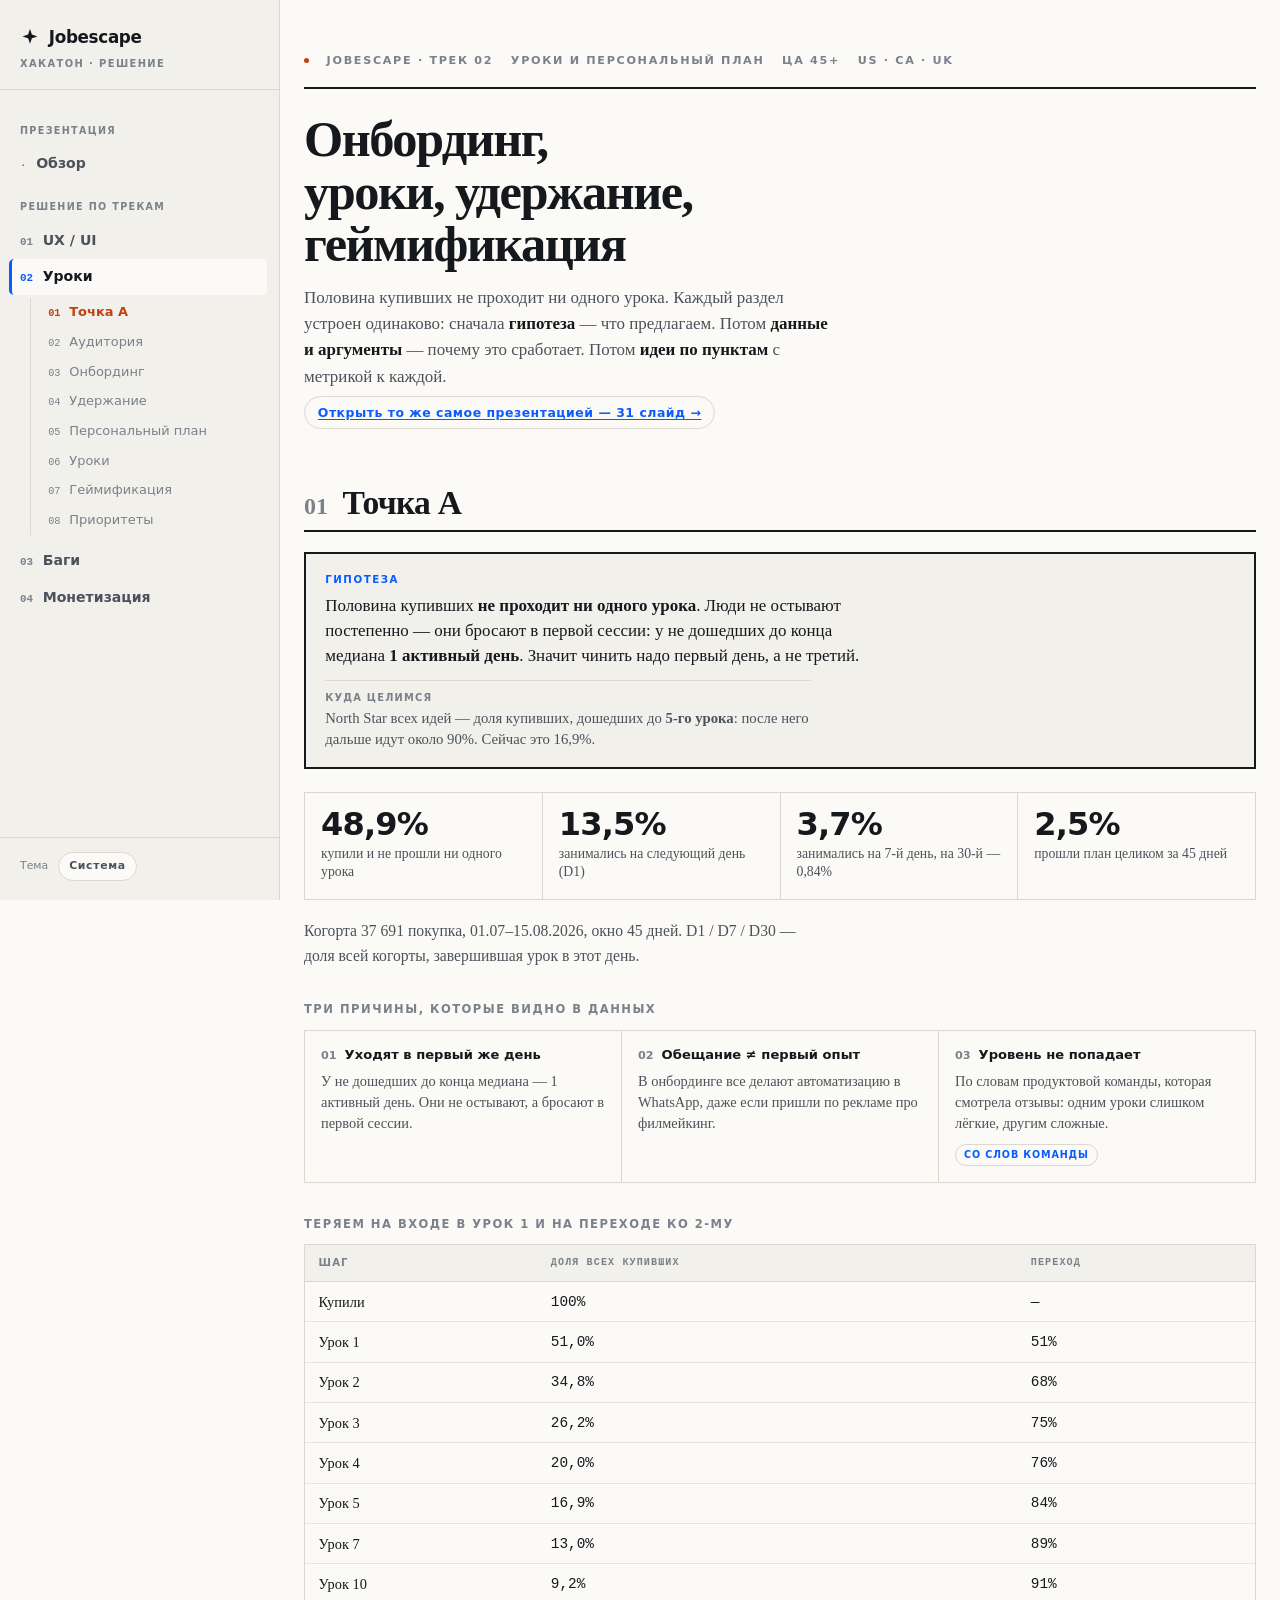
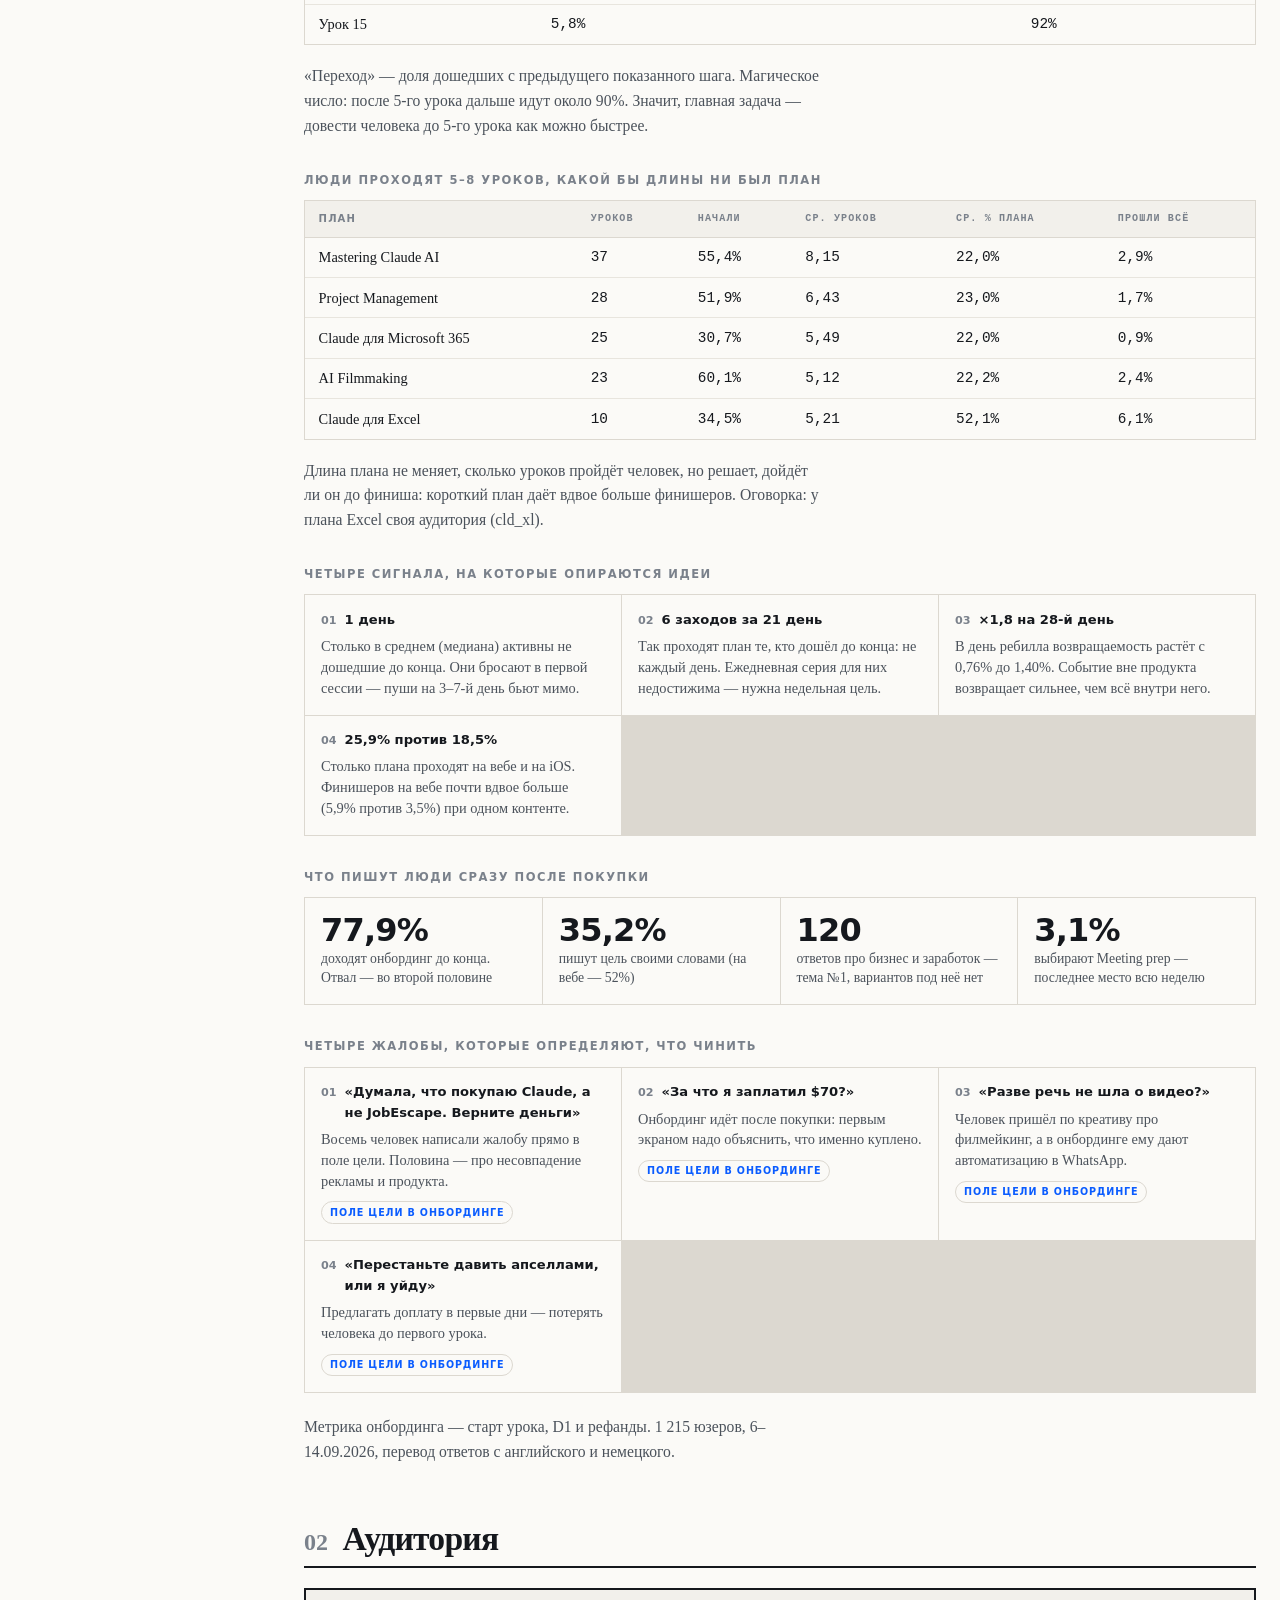
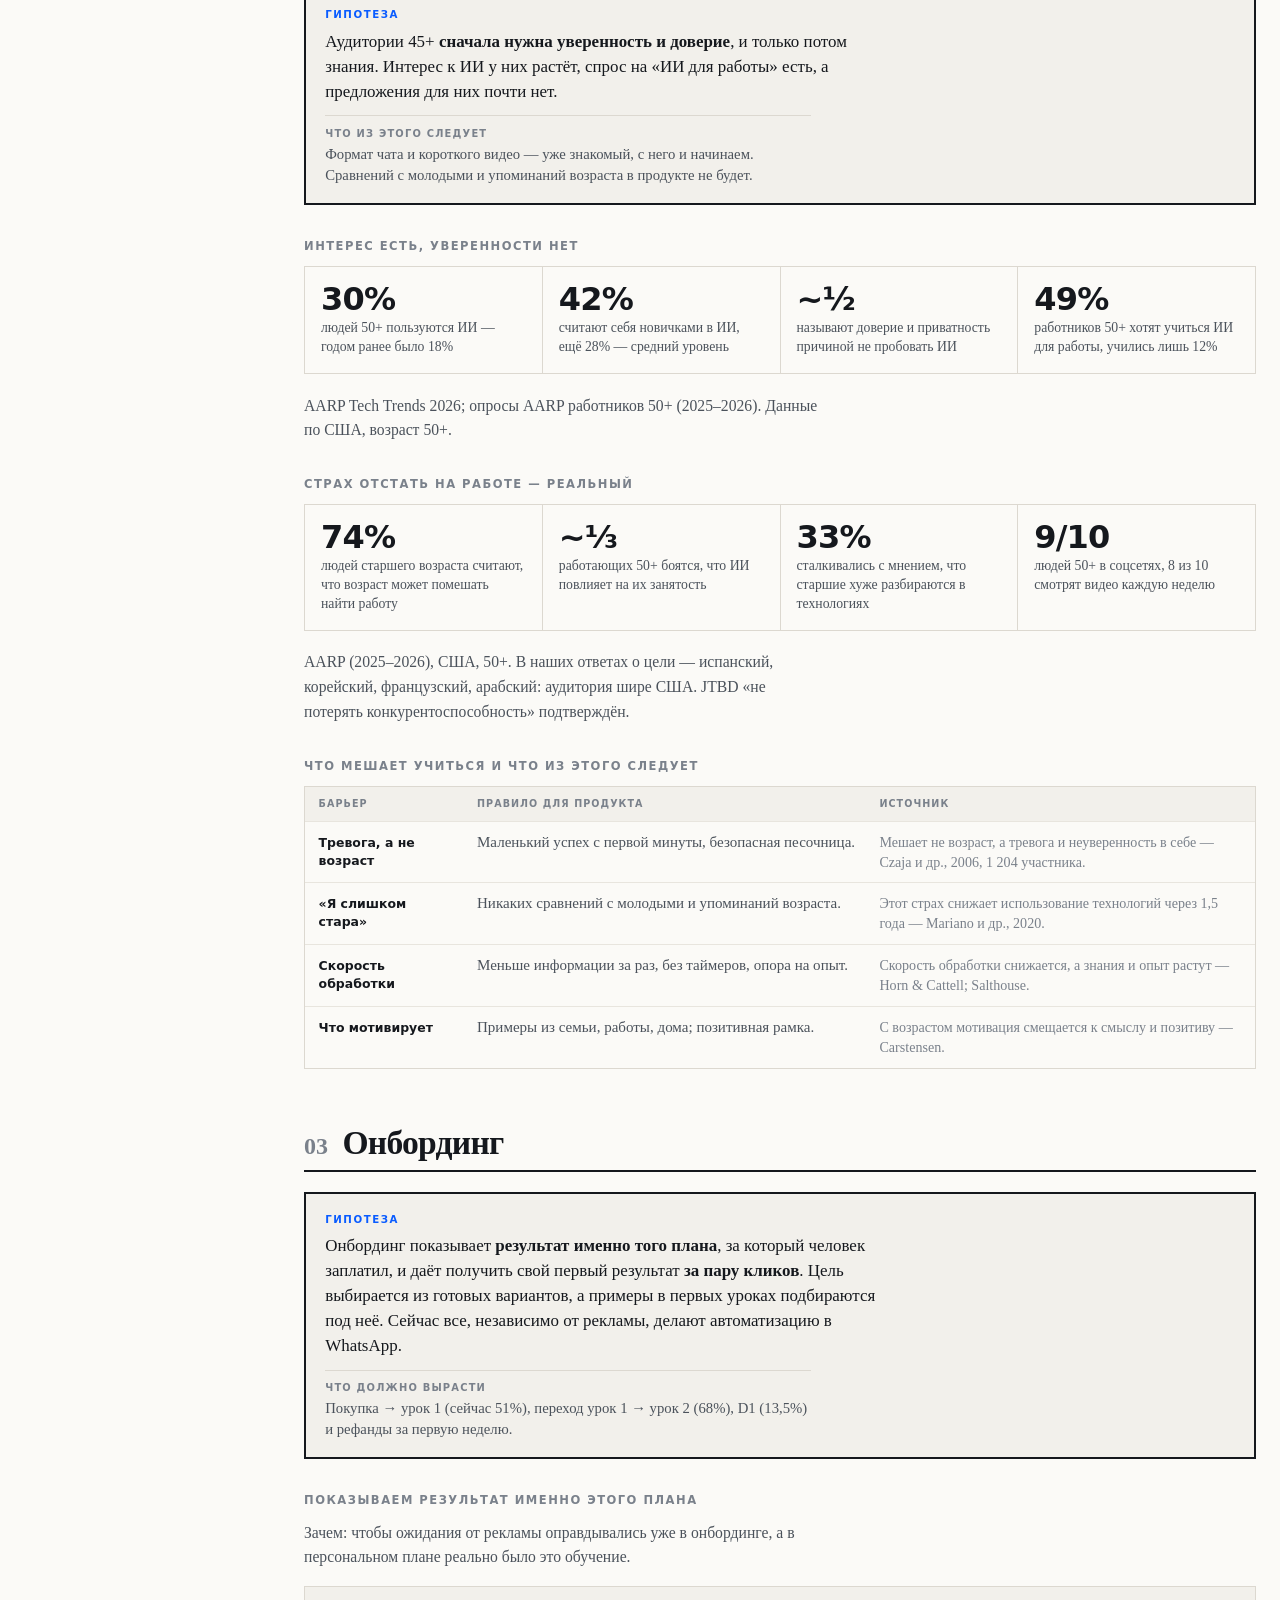
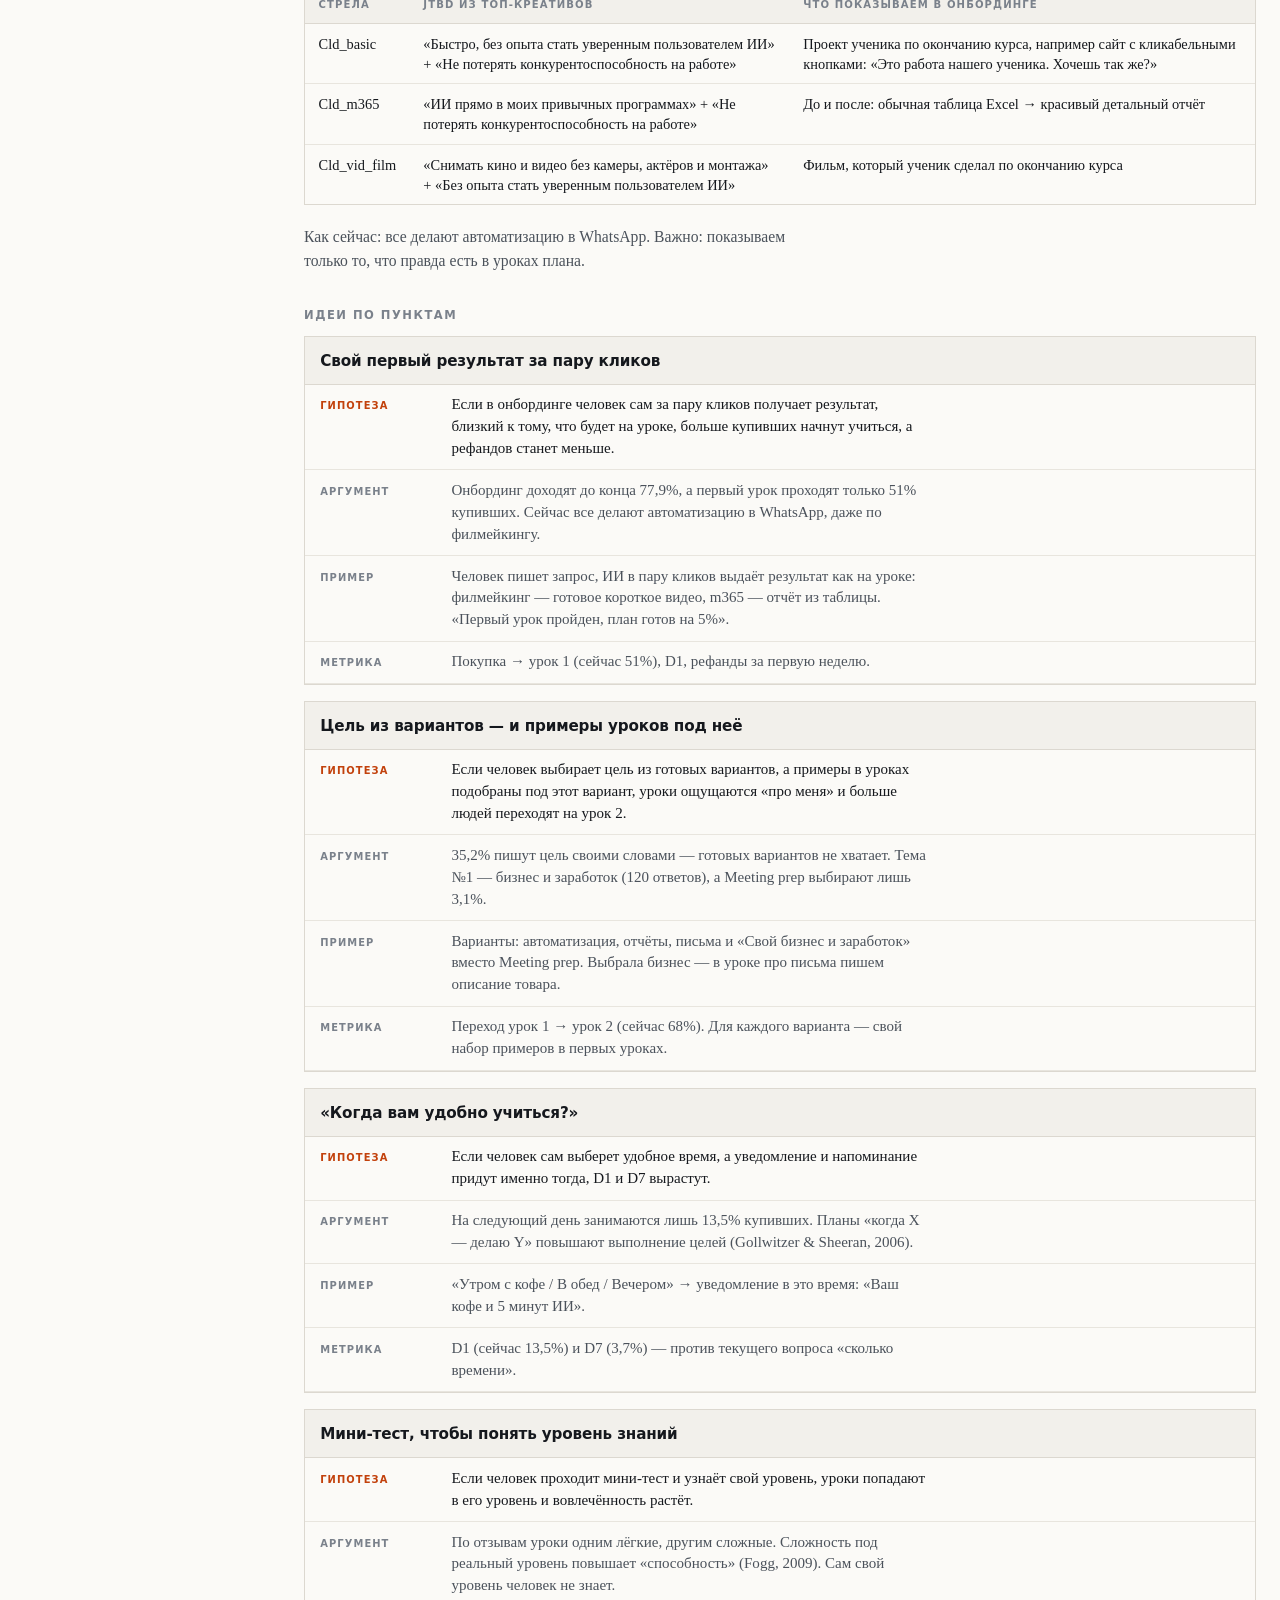
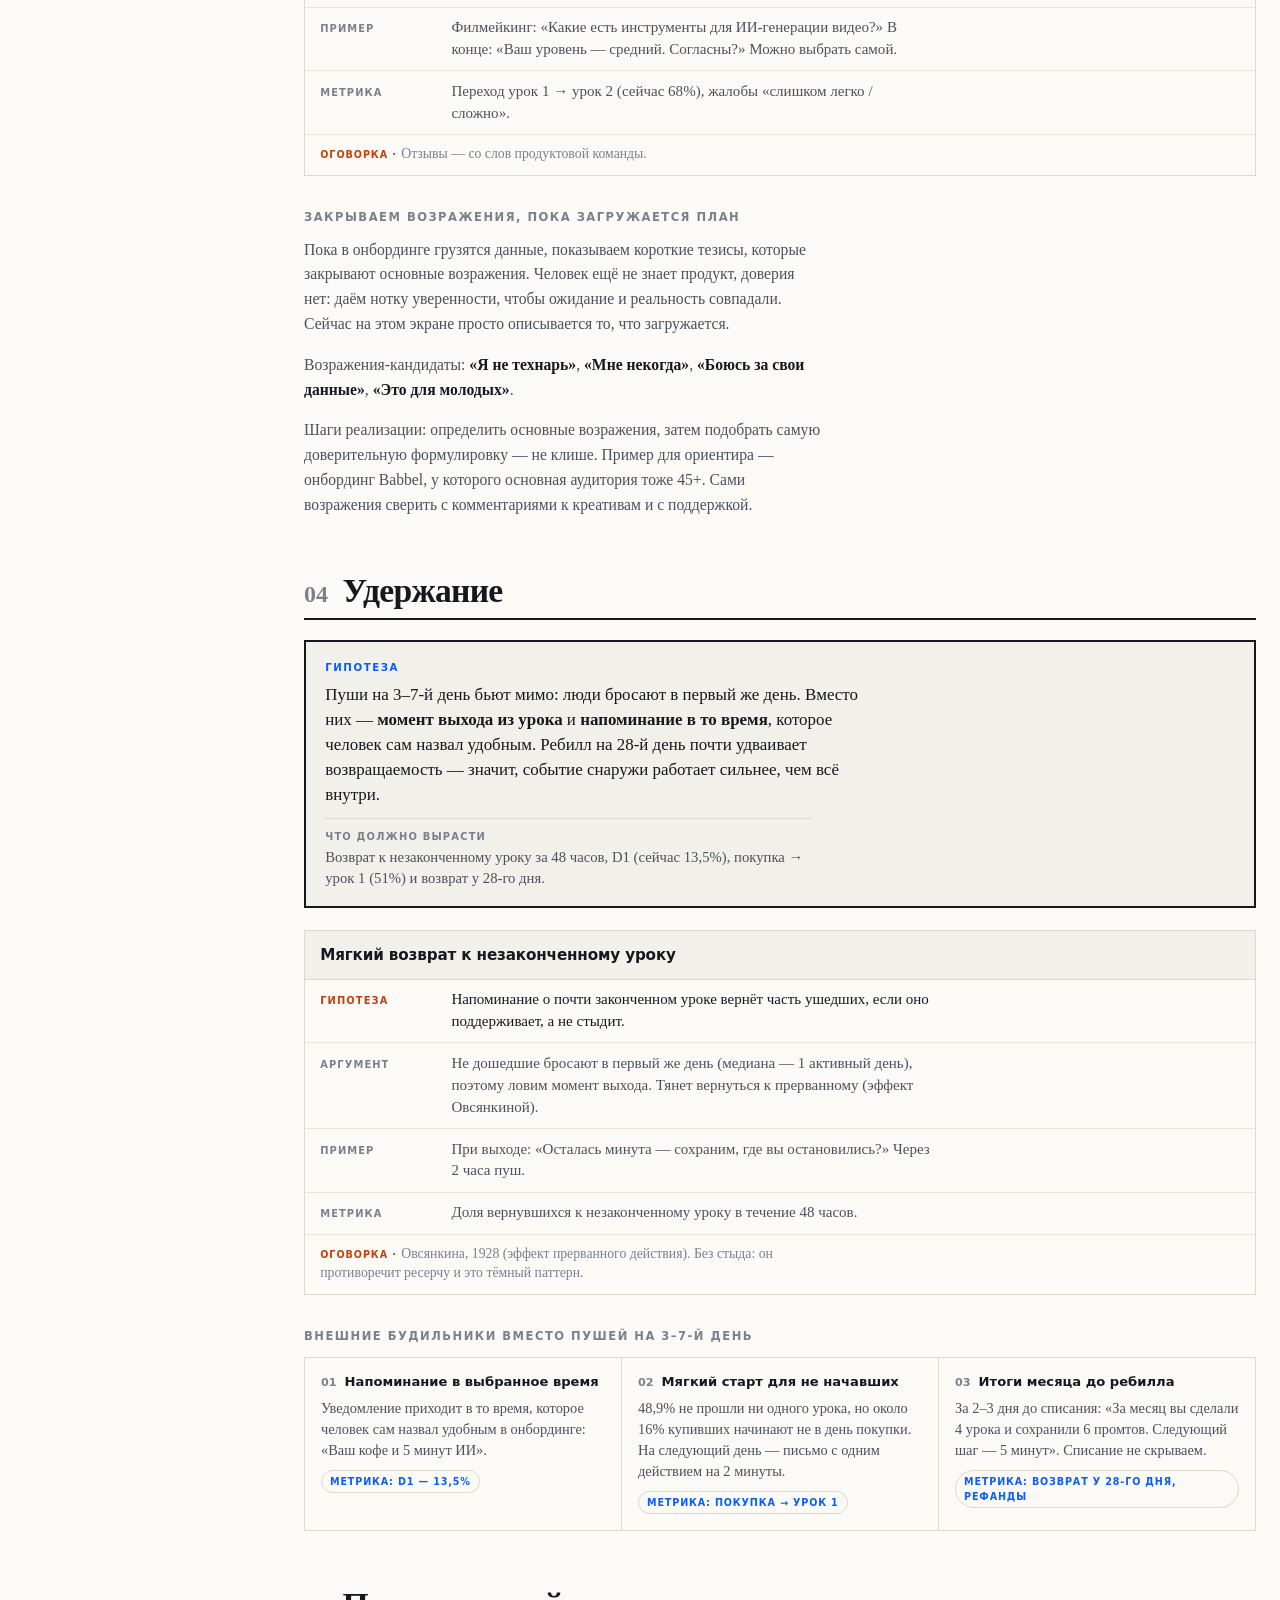
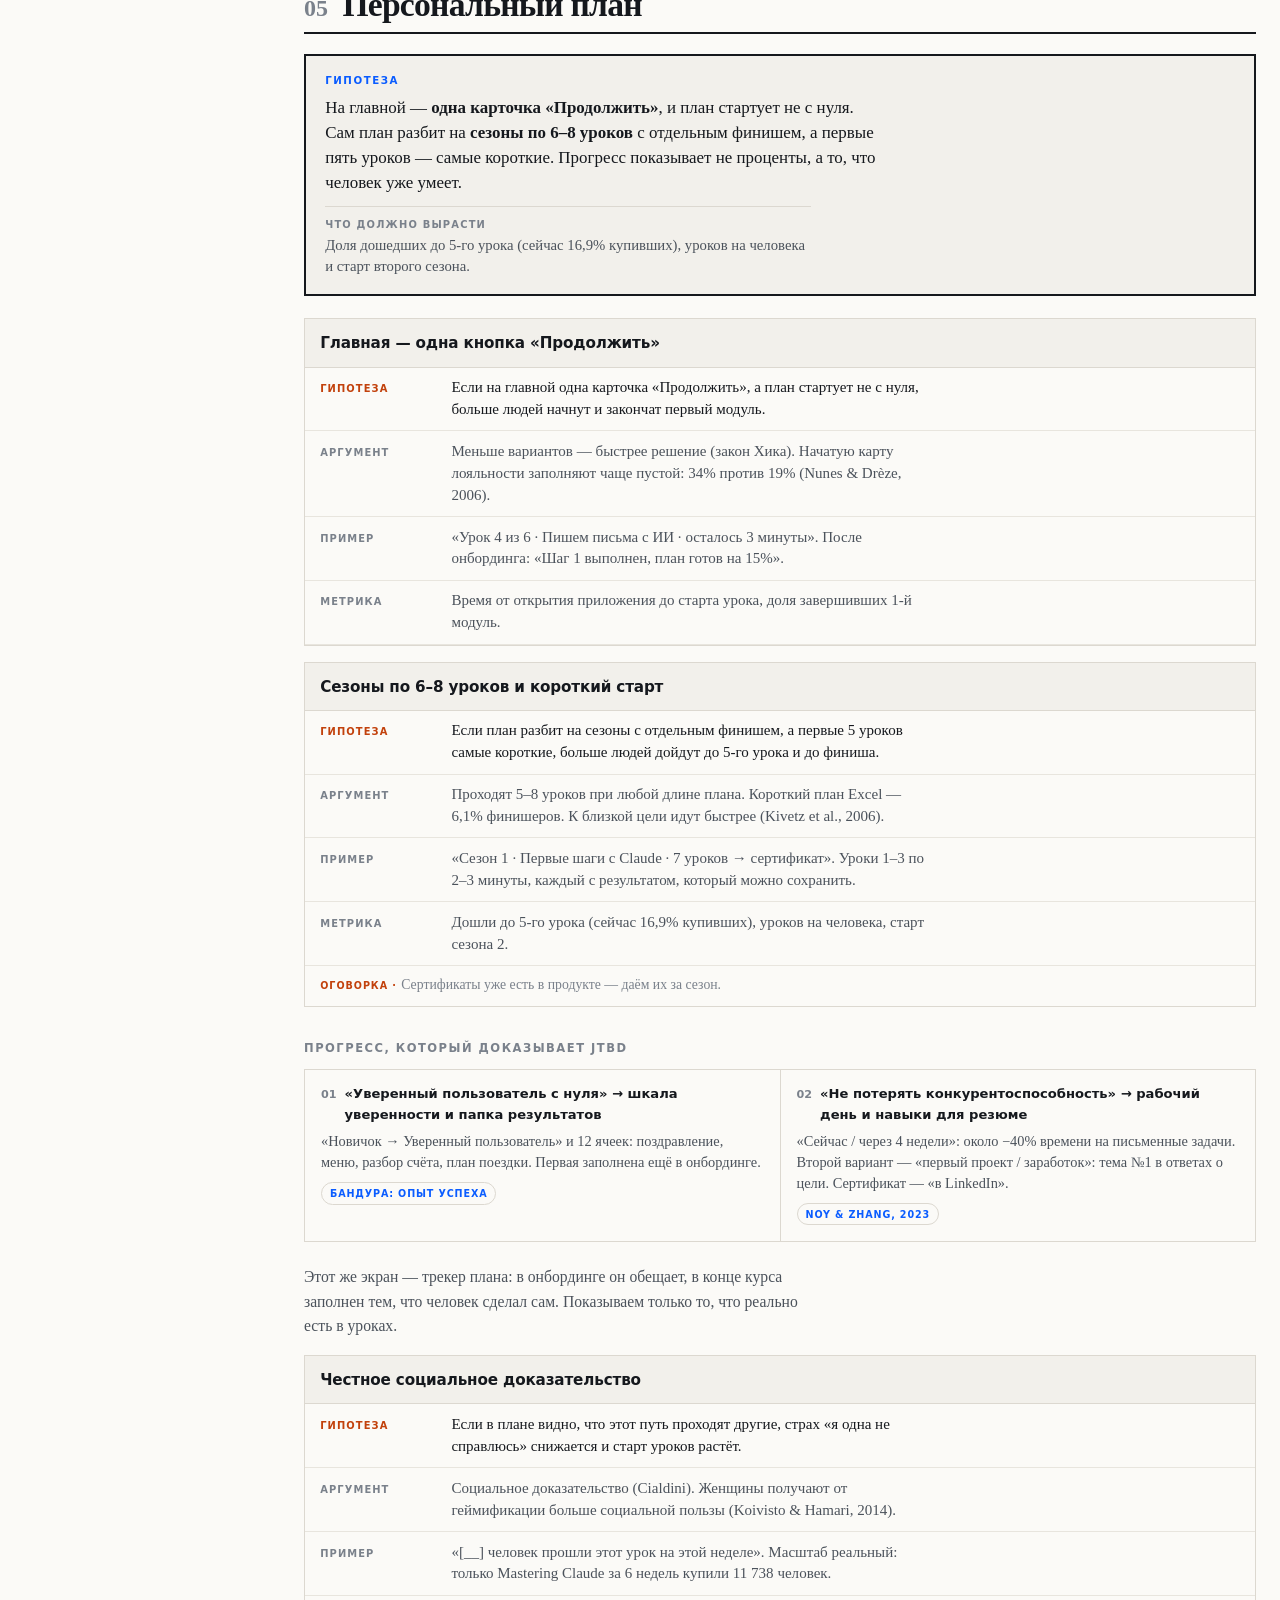
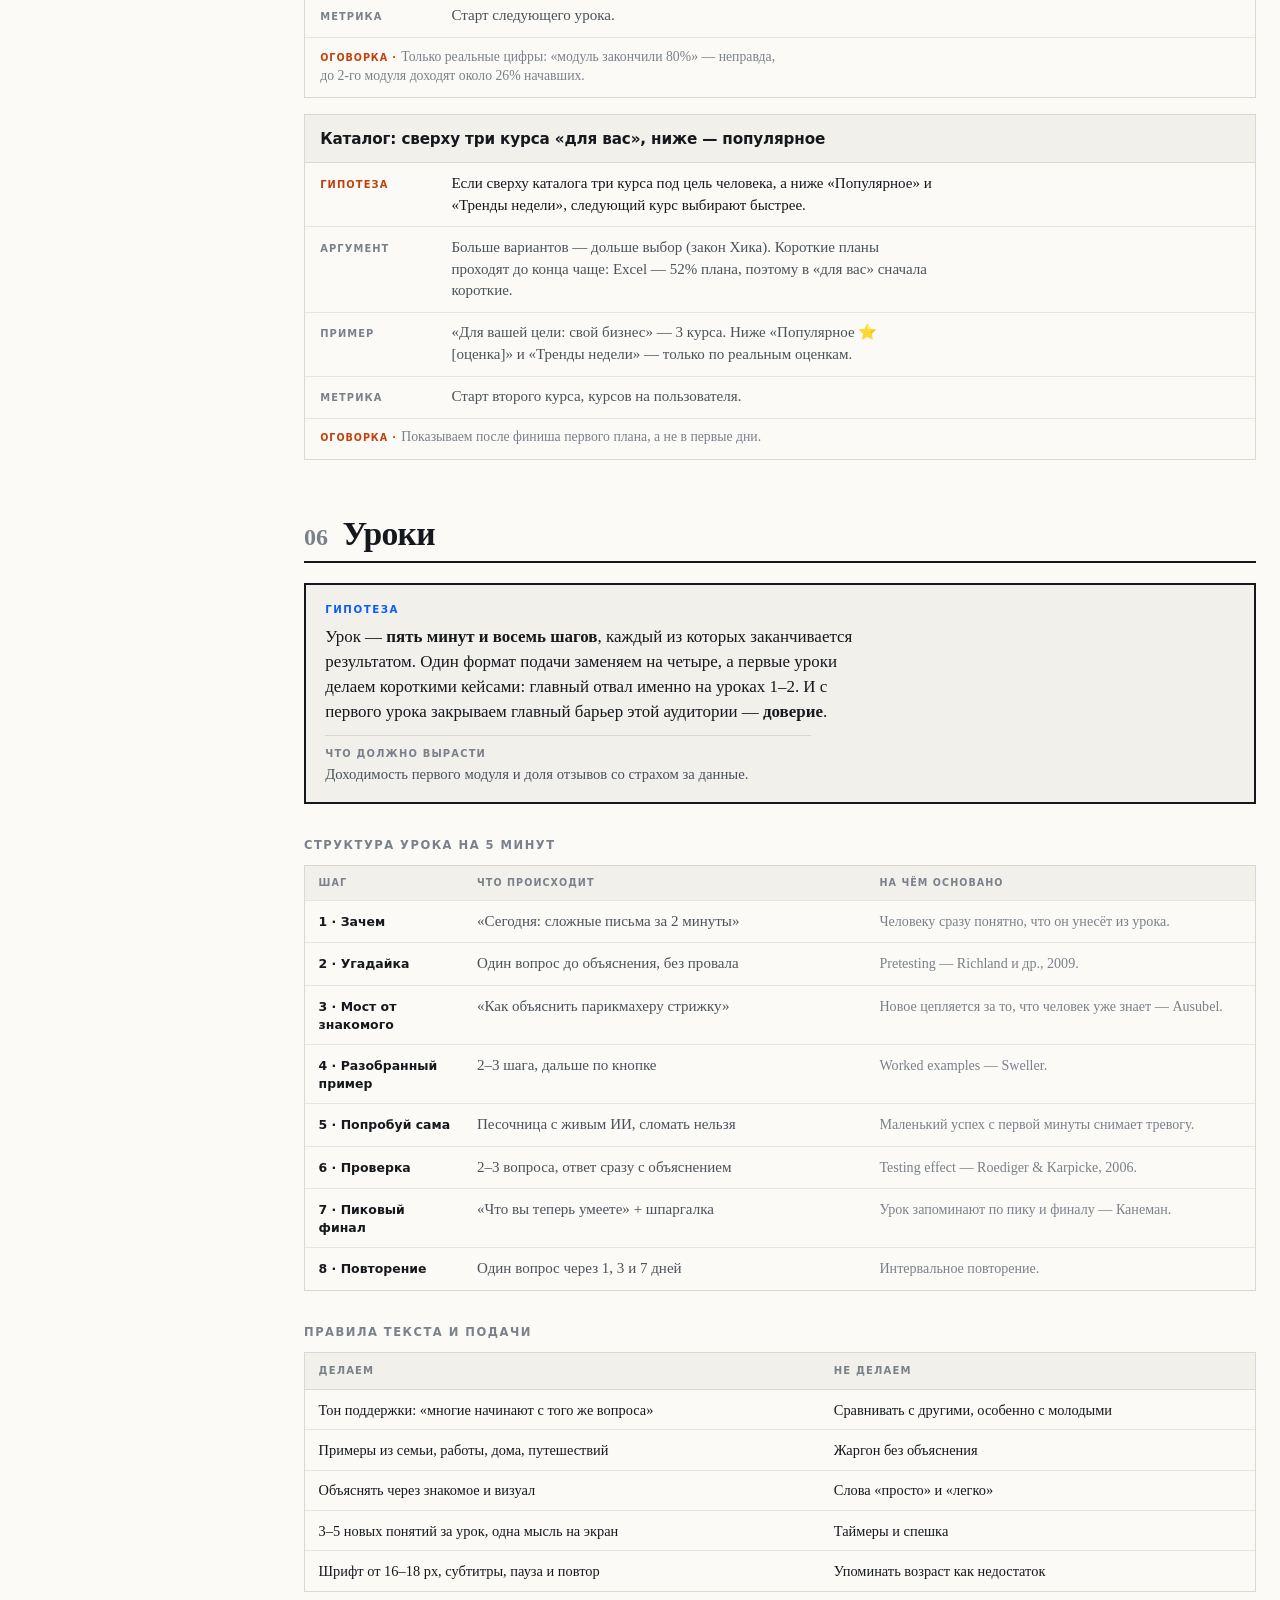
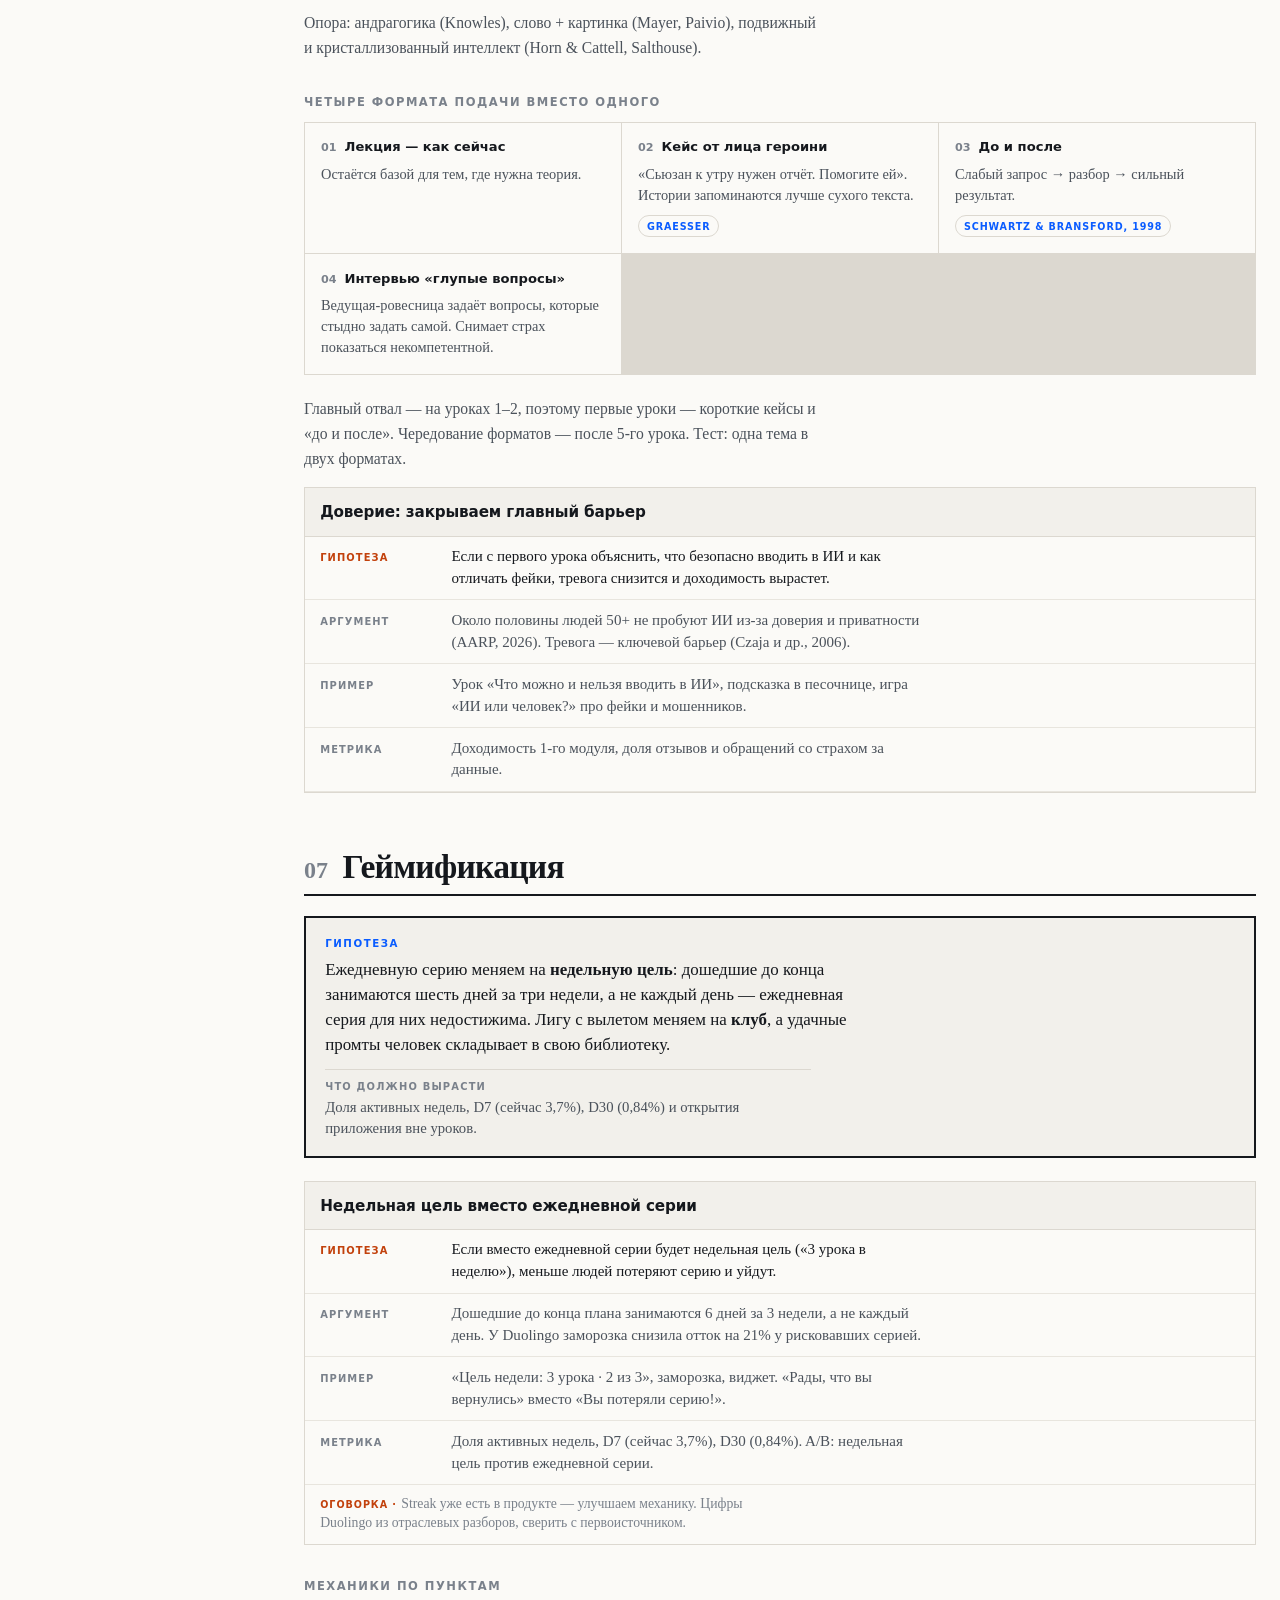
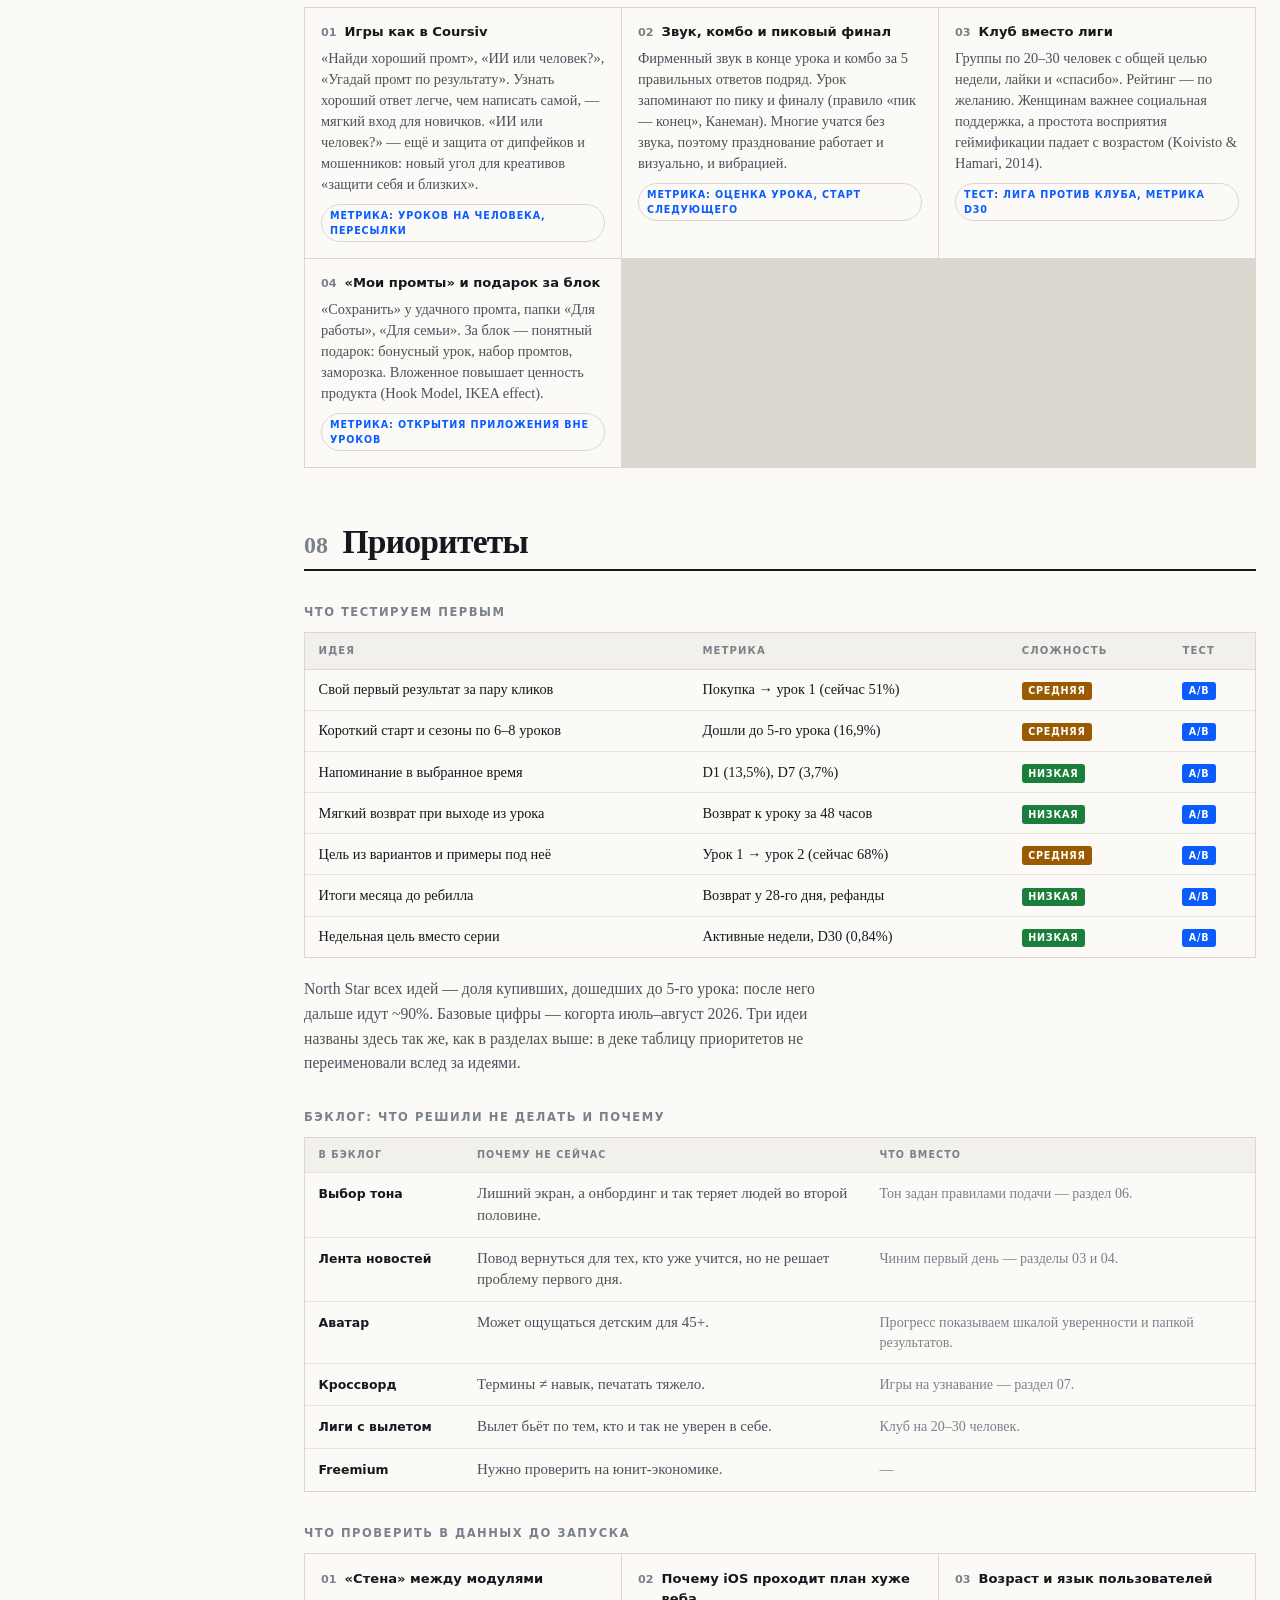
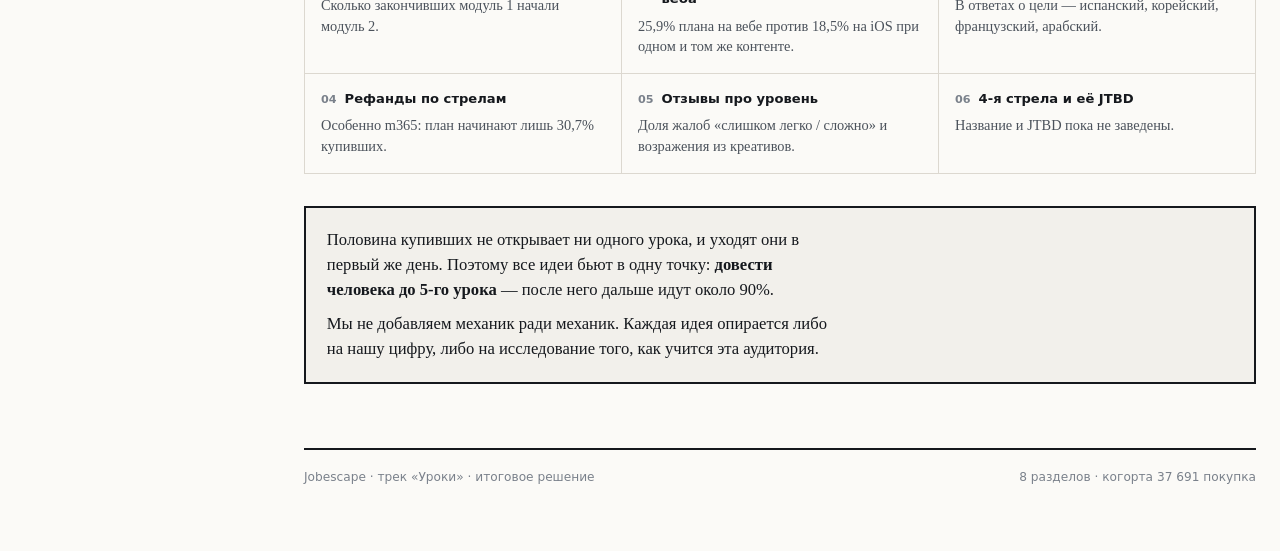
<file: lessons.html>
<!doctype html>
<html lang="ru">
<head>
<meta charset="utf-8">
<meta name="viewport" content="width=device-width,initial-scale=1">
<title>Уроки · Jobescape</title>
<link rel="stylesheet" href="assets/doc.css">
<link rel="stylesheet" href="assets/shell.css">
</head>
<body>

<div class="topbar">
  <button class="burger" data-nav-toggle aria-label="Меню разделов">☰</button>
  <b>Уроки</b>
  <button class="tbtn" data-theme-toggle type="button">Система</button>
</div>
<button class="scrim" data-nav-toggle aria-label="Закрыть меню" tabindex="-1"></button>

<aside class="shell-side">
  <a class="shell-side__brand" href="index.html">
    <span class="mark"><svg viewBox="0 0 24 24" fill="none" aria-hidden="true"><path d="M12 2.5 14.3 9 21 11.3 14.3 13.6 12 20.1 9.7 13.6 3 11.3 9.7 9 12 2.5Z" fill="currentColor"/></svg> Jobescape</span>
    <span class="tag">Хакатон · решение</span>
  </a>
  <nav class="shell-side__nav">
    <div class="navgroup__label">Презентация</div>
    <a class="navlink" href="index.html"><span class="n">·</span><span>Обзор</span></a>
    <div class="navgroup__label">Решение по трекам</div>
    <a class="navlink" href="ux-ui.html"><span class="n">01</span><span>UX / UI</span></a>
    <a class="navlink is-current" href="lessons.html"><span class="n">02</span><span>Уроки</span></a>
    <div class="subnav">
      <a class="sublink" href="#a"><span class="n">01</span><span>Точка А</span></a>
      <a class="sublink" href="#aud"><span class="n">02</span><span>Аудитория</span></a>
      <a class="sublink" href="#onb"><span class="n">03</span><span>Онбординг</span></a>
      <a class="sublink" href="#ret"><span class="n">04</span><span>Удержание</span></a>
      <a class="sublink" href="#plan"><span class="n">05</span><span>Персональный план</span></a>
      <a class="sublink" href="#les"><span class="n">06</span><span>Уроки</span></a>
      <a class="sublink" href="#gam"><span class="n">07</span><span>Геймификация</span></a>
      <a class="sublink" href="#pri"><span class="n">08</span><span>Приоритеты</span></a>
    </div>
    <a class="navlink" href="bugs.html"><span class="n">03</span><span>Баги</span></a>
    <a class="navlink" href="money.html"><span class="n">04</span><span>Монетизация</span></a>
  </nav>
  <div class="shell-side__foot">
    <span>Тема</span>
    <button class="tbtn" data-theme-toggle type="button">Система</button>
  </div>
</aside>

<main class="main">
<article class="doc">
<div class="wrap">
  <header class="phead">
    <div class="brow"><span class="d"></span><span>Jobescape · трек 02</span><span>Уроки и персональный план</span><span>ЦА 45+</span><span>US · CA · UK</span></div>
    <h1>Онбординг, уроки, удержание, геймификация</h1>
    <p class="sub">Половина купивших не проходит ни одного урока. Каждый раздел устроен одинаково: сначала <b>гипотеза</b> — что предлагаем. Потом <b>данные и аргументы</b> — почему это сработает. Потом <b>идеи по пунктам</b> с метрикой к каждой.</p>
  </header>

  <p class="deckbox__go"><a href="lessons-deck.html" target="_blank" rel="noopener">
    Открыть то же самое презентацией — 31 слайд →</a></p>

<section class="blk" id="a">
  <div class="hd"><span class="n">01</span><h2>Точка А</h2></div>
  <div class="hyp">
    <span class="tg">Гипотеза</span>
    <p>Половина купивших <b>не проходит ни одного урока</b>. Люди не остывают постепенно — они бросают в первой сессии: у не дошедших до конца медиана <b>1 активный день</b>. Значит чинить надо первый день, а не третий.</p>
    <div class="eff"><b>Куда целимся</b>
      North Star всех идей — доля купивших, дошедших до <strong>5-го урока</strong>: после него дальше идут около 90%. Сейчас это 16,9%.</div>
  </div>

  <div class="stats">
    <div><b>48,9%</b><span>купили и не прошли ни одного урока</span></div>
    <div><b>13,5%</b><span>занимались на следующий день (D1)</span></div>
    <div><b>3,7%</b><span>занимались на 7-й день, на 30-й — 0,84%</span></div>
    <div><b>2,5%</b><span>прошли план целиком за 45 дней</span></div>
  </div>
  <p class="line">Когорта 37 691 покупка, 01.07–15.08.2026, окно 45 дней. D1 / D7 / D30 — доля всей когорты, завершившая урок в этот день.</p>

  <h3>Три причины, которые видно в данных</h3>
  <div class="args">
    <div>
      <h4><i>01</i> Уходят в первый же день</h4>
      <p>У не дошедших до конца медиана — 1 активный день. Они не остывают, а бросают в первой сессии.</p>
    </div>
    <div>
      <h4><i>02</i> Обещание ≠ первый опыт</h4>
      <p>В онбординге все делают автоматизацию в WhatsApp, даже если пришли по рекламе про филмейкинг.</p>
    </div>
    <div>
      <h4><i>03</i> Уровень не попадает</h4>
      <p>По словам продуктовой команды, которая смотрела отзывы: одним уроки слишком лёгкие, другим сложные.</p>
      <span class="src">со слов команды</span>
    </div>
  </div>

  <h3>Теряем на входе в урок 1 и на переходе ко 2-му</h3>

  <div class="sc">
    <table>
      <thead><tr><th>Шаг</th><th class="n">Доля всех купивших</th><th class="n">Переход</th></tr></thead>
      <tbody>
          <tr><td>Купили</td><td class="n">100%</td><td class="n">—</td></tr>
          <tr><td>Урок 1</td><td class="n">51,0%</td><td class="n">51%</td></tr>
          <tr><td>Урок 2</td><td class="n">34,8%</td><td class="n">68%</td></tr>
          <tr><td>Урок 3</td><td class="n">26,2%</td><td class="n">75%</td></tr>
          <tr><td>Урок 4</td><td class="n">20,0%</td><td class="n">76%</td></tr>
          <tr><td>Урок 5</td><td class="n">16,9%</td><td class="n">84%</td></tr>
          <tr><td>Урок 7</td><td class="n">13,0%</td><td class="n">89%</td></tr>
          <tr><td>Урок 10</td><td class="n">9,2%</td><td class="n">91%</td></tr>
          <tr><td>Урок 15</td><td class="n">5,8%</td><td class="n">92%</td></tr>
      </tbody>
    </table>
  </div>
  <p class="line">«Переход» — доля дошедших с предыдущего показанного шага. Магическое число: после 5-го урока дальше идут около 90%. Значит, главная задача — довести человека до 5-го урока как можно быстрее.</p>

  <h3>Люди проходят 5–8 уроков, какой бы длины ни был план</h3>

  <div class="sc">
    <table>
      <thead><tr><th>План</th><th class="n">Уроков</th><th class="n">Начали</th><th class="n">Ср. уроков</th><th class="n">Ср. % плана</th><th class="n">Прошли всё</th></tr></thead>
      <tbody>
          <tr><td>Mastering Claude AI</td><td class="n">37</td><td class="n">55,4%</td><td class="n">8,15</td><td class="n">22,0%</td><td class="n">2,9%</td></tr>
          <tr><td>Project Management</td><td class="n">28</td><td class="n">51,9%</td><td class="n">6,43</td><td class="n">23,0%</td><td class="n">1,7%</td></tr>
          <tr><td>Claude для Microsoft 365</td><td class="n">25</td><td class="n">30,7%</td><td class="n">5,49</td><td class="n">22,0%</td><td class="n">0,9%</td></tr>
          <tr><td>AI Filmmaking</td><td class="n">23</td><td class="n">60,1%</td><td class="n">5,12</td><td class="n">22,2%</td><td class="n">2,4%</td></tr>
          <tr><td>Claude для Excel</td><td class="n">10</td><td class="n">34,5%</td><td class="n">5,21</td><td class="n">52,1%</td><td class="n">6,1%</td></tr>
      </tbody>
    </table>
  </div>
  <p class="line">Длина плана не меняет, сколько уроков пройдёт человек, но решает, дойдёт ли он до финиша: короткий план даёт вдвое больше финишеров. Оговорка: у плана Excel своя аудитория (cld_xl).</p>

  <h3>Четыре сигнала, на которые опираются идеи</h3>
  <div class="args">
    <div>
      <h4><i>01</i> 1 день</h4>
      <p>Столько в среднем (медиана) активны не дошедшие до конца. Они бросают в первой сессии — пуши на 3–7-й день бьют мимо.</p>
    </div>
    <div>
      <h4><i>02</i> 6 заходов за 21 день</h4>
      <p>Так проходят план те, кто дошёл до конца: не каждый день. Ежедневная серия для них недостижима — нужна недельная цель.</p>
    </div>
    <div>
      <h4><i>03</i> ×1,8 на 28-й день</h4>
      <p>В день ребилла возвращаемость растёт с 0,76% до 1,40%. Событие вне продукта возвращает сильнее, чем всё внутри него.</p>
    </div>
    <div>
      <h4><i>04</i> 25,9% против 18,5%</h4>
      <p>Столько плана проходят на вебе и на iOS. Финишеров на вебе почти вдвое больше (5,9% против 3,5%) при одном контенте.</p>
    </div>
  </div>

  <h3>Что пишут люди сразу после покупки</h3>

  <div class="stats">
    <div><b>77,9%</b><span>доходят онбординг до конца. Отвал — во второй половине</span></div>
    <div><b>35,2%</b><span>пишут цель своими словами (на вебе — 52%)</span></div>
    <div><b>120</b><span>ответов про бизнес и заработок — тема №1, вариантов под неё нет</span></div>
    <div><b>3,1%</b><span>выбирают Meeting prep — последнее место всю неделю</span></div>
  </div>

  <h3>Четыре жалобы, которые определяют, что чинить</h3>
  <div class="args">
    <div>
      <h4><i>01</i> «Думала, что покупаю Claude, а не JobEscape. Верните деньги»</h4>
      <p>Восемь человек написали жалобу прямо в поле цели. Половина — про несовпадение рекламы и продукта.</p>
      <span class="src">поле цели в онбординге</span>
    </div>
    <div>
      <h4><i>02</i> «За что я заплатил $70?»</h4>
      <p>Онбординг идёт после покупки: первым экраном надо объяснить, что именно куплено.</p>
      <span class="src">поле цели в онбординге</span>
    </div>
    <div>
      <h4><i>03</i> «Разве речь не шла о видео?»</h4>
      <p>Человек пришёл по креативу про филмейкинг, а в онбординге ему дают автоматизацию в WhatsApp.</p>
      <span class="src">поле цели в онбординге</span>
    </div>
    <div>
      <h4><i>04</i> «Перестаньте давить апселлами, или я уйду»</h4>
      <p>Предлагать доплату в первые дни — потерять человека до первого урока.</p>
      <span class="src">поле цели в онбординге</span>
    </div>
  </div>

  <p class="line">Метрика онбординга — старт урока, D1 и рефанды. 1 215 юзеров, 6–14.09.2026, перевод ответов с английского и немецкого.</p>
</section>

<section class="blk" id="aud">
  <div class="hd"><span class="n">02</span><h2>Аудитория</h2></div>
  <div class="hyp">
    <span class="tg">Гипотеза</span>
    <p>Аудитории 45+ <b>сначала нужна уверенность и доверие</b>, и только потом знания. Интерес к ИИ у них растёт, спрос на «ИИ для работы» есть, а предложения для них почти нет.</p>
    <div class="eff"><b>Что из этого следует</b>
      Формат чата и короткого видео — уже знакомый, с него и начинаем. Сравнений с молодыми и упоминаний возраста в продукте не будет.</div>
  </div>

  <h3>Интерес есть, уверенности нет</h3>
  <div class="stats">
    <div><b>30%</b><span>людей 50+ пользуются ИИ — годом ранее было 18%</span></div>
    <div><b>42%</b><span>считают себя новичками в ИИ, ещё 28% — средний уровень</span></div>
    <div><b>~½</b><span>называют доверие и приватность причиной не пробовать ИИ</span></div>
    <div><b>49%</b><span>работников 50+ хотят учиться ИИ для работы, учились лишь 12%</span></div>
  </div>
  <p class="line">AARP Tech Trends 2026; опросы AARP работников 50+ (2025–2026). Данные по США, возраст 50+.</p>

  <h3>Страх отстать на работе — реальный</h3>
  <div class="stats">
    <div><b>74%</b><span>людей старшего возраста считают, что возраст может помешать найти работу</span></div>
    <div><b>~⅓</b><span>работающих 50+ боятся, что ИИ повлияет на их занятость</span></div>
    <div><b>33%</b><span>сталкивались с мнением, что старшие хуже разбираются в технологиях</span></div>
    <div><b>9/10</b><span>людей 50+ в соцсетях, 8 из 10 смотрят видео каждую неделю</span></div>
  </div>
  <p class="line">AARP (2025–2026), США, 50+. В наших ответах о цели — испанский, корейский, французский, арабский: аудитория шире США. JTBD «не потерять конкурентоспособность» подтверждён.</p>

  <h3>Что мешает учиться и что из этого следует</h3>
  <ul class="rl rl3">
    <li class="hdr"><b>Барьер</b><span>Правило для продукта</span><span class="why">Источник</span></li>
    <li><b>Тревога, а не возраст</b><span>Маленький успех с первой минуты, безопасная песочница.</span><span class="why">Мешает не возраст, а тревога и неуверенность в себе — Czaja и др., 2006, 1 204 участника.</span></li>
    <li><b>«Я слишком стара»</b><span>Никаких сравнений с молодыми и упоминаний возраста.</span><span class="why">Этот страх снижает использование технологий через 1,5 года — Mariano и др., 2020.</span></li>
    <li><b>Скорость обработки</b><span>Меньше информации за раз, без таймеров, опора на опыт.</span><span class="why">Скорость обработки снижается, а знания и опыт растут — Horn &amp; Cattell; Salthouse.</span></li>
    <li><b>Что мотивирует</b><span>Примеры из семьи, работы, дома; позитивная рамка.</span><span class="why">С возрастом мотивация смещается к смыслу и позитиву — Carstensen.</span></li>
  </ul>
</section>

<section class="blk" id="onb">
  <div class="hd"><span class="n">03</span><h2>Онбординг</h2></div>
  <div class="hyp">
    <span class="tg">Гипотеза</span>
    <p>Онбординг показывает <b>результат именно того плана</b>, за который человек заплатил, и даёт получить свой первый результат <b>за пару кликов</b>. Цель выбирается из готовых вариантов, а примеры в первых уроках подбираются под неё. Сейчас все, независимо от рекламы, делают автоматизацию в WhatsApp.</p>
    <div class="eff"><b>Что должно вырасти</b>
      Покупка → урок 1 (сейчас 51%), переход урок 1 → урок 2 (68%), D1 (13,5%) и рефанды за первую неделю.</div>
  </div>

  <h3>Показываем результат именно этого плана</h3>

  <p class="line">Зачем: чтобы ожидания от рекламы оправдывались уже в онбординге, а в персональном плане реально было это обучение.</p>

  <div class="sc">
    <table>
      <thead><tr><th>Стрела</th><th>JTBD из топ-креативов</th><th>Что показываем в онбординге</th></tr></thead>
      <tbody>
          <tr><td>Cld_basic</td><td>«Быстро, без опыта стать уверенным пользователем ИИ» + «Не потерять конкурентоспособность на работе»</td><td>Проект ученика по окончанию курса, например сайт с кликабельными кнопками: «Это работа нашего ученика. Хочешь так же?»</td></tr>
          <tr><td>Cld_m365</td><td>«ИИ прямо в моих привычных программах» + «Не потерять конкурентоспособность на работе»</td><td>До и после: обычная таблица Excel → красивый детальный отчёт</td></tr>
          <tr><td>Cld_vid_film</td><td>«Снимать кино и видео без камеры, актёров и монтажа» + «Без опыта стать уверенным пользователем ИИ»</td><td>Фильм, который ученик сделал по окончанию курса</td></tr>
      </tbody>
    </table>
  </div>
  <p class="line">Как сейчас: все делают автоматизацию в WhatsApp. Важно: показываем только то, что правда есть в уроках плана.</p>

  <h3>Идеи по пунктам</h3>

  <div class="idea">
    <h4>Свой первый результат за пару кликов</h4>
    <div class="idea__r"><b>Гипотеза</b><p>Если в онбординге человек сам за пару кликов получает результат, близкий к тому, что будет на уроке, больше купивших начнут учиться, а рефандов станет меньше.</p></div>
    <div class="idea__r"><b>Аргумент</b><p>Онбординг доходят до конца 77,9%, а первый урок проходят только 51% купивших. Сейчас все делают автоматизацию в WhatsApp, даже по филмейкингу.</p></div>
    <div class="idea__r"><b>Пример</b><p>Человек пишет запрос, ИИ в пару кликов выдаёт результат как на уроке: филмейкинг — готовое короткое видео, m365 — отчёт из таблицы. «Первый урок пройден, план готов на 5%».</p></div>
    <div class="idea__r"><b>Метрика</b><p>Покупка → урок 1 (сейчас 51%), D1, рефанды за первую неделю.</p></div>
  </div>

  <div class="idea">
    <h4>Цель из вариантов — и примеры уроков под неё</h4>
    <div class="idea__r"><b>Гипотеза</b><p>Если человек выбирает цель из готовых вариантов, а примеры в уроках подобраны под этот вариант, уроки ощущаются «про меня» и больше людей переходят на урок 2.</p></div>
    <div class="idea__r"><b>Аргумент</b><p>35,2% пишут цель своими словами — готовых вариантов не хватает. Тема №1 — бизнес и заработок (120 ответов), а Meeting prep выбирают лишь 3,1%.</p></div>
    <div class="idea__r"><b>Пример</b><p>Варианты: автоматизация, отчёты, письма и «Свой бизнес и заработок» вместо Meeting prep. Выбрала бизнес — в уроке про письма пишем описание товара.</p></div>
    <div class="idea__r"><b>Метрика</b><p>Переход урок 1 → урок 2 (сейчас 68%). Для каждого варианта — свой набор примеров в первых уроках.</p></div>
  </div>

  <div class="idea">
    <h4>«Когда вам удобно учиться?»</h4>
    <div class="idea__r"><b>Гипотеза</b><p>Если человек сам выберет удобное время, а уведомление и напоминание придут именно тогда, D1 и D7 вырастут.</p></div>
    <div class="idea__r"><b>Аргумент</b><p>На следующий день занимаются лишь 13,5% купивших. Планы «когда X — делаю Y» повышают выполнение целей (Gollwitzer &amp; Sheeran, 2006).</p></div>
    <div class="idea__r"><b>Пример</b><p>«Утром с кофе / В обед / Вечером» → уведомление в это время: «Ваш кофе и 5 минут ИИ».</p></div>
    <div class="idea__r"><b>Метрика</b><p>D1 (сейчас 13,5%) и D7 (3,7%) — против текущего вопроса «сколько времени».</p></div>
  </div>

  <div class="idea">
    <h4>Мини-тест, чтобы понять уровень знаний</h4>
    <div class="idea__r"><b>Гипотеза</b><p>Если человек проходит мини-тест и узнаёт свой уровень, уроки попадают в его уровень и вовлечённость растёт.</p></div>
    <div class="idea__r"><b>Аргумент</b><p>По отзывам уроки одним лёгкие, другим сложные. Сложность под реальный уровень повышает «способность» (Fogg, 2009). Сам свой уровень человек не знает.</p></div>
    <div class="idea__r"><b>Пример</b><p>Филмейкинг: «Какие есть инструменты для ИИ-генерации видео?» В конце: «Ваш уровень — средний. Согласны?» Можно выбрать самой.</p></div>
    <div class="idea__r"><b>Метрика</b><p>Переход урок 1 → урок 2 (сейчас 68%), жалобы «слишком легко / сложно».</p></div>
    <div class="idea__note">Отзывы — со слов продуктовой команды.</div>
  </div>

  <h3>Закрываем возражения, пока загружается план</h3>

  <p class="line">Пока в онбординге грузятся данные, показываем короткие тезисы, которые закрывают основные возражения. Человек ещё не знает продукт, доверия нет: даём нотку уверенности, чтобы ожидание и реальность совпадали. Сейчас на этом экране просто описывается то, что загружается.</p>

  <p class="line">Возражения-кандидаты: <em>«Я не технарь»</em>, <em>«Мне некогда»</em>, <em>«Боюсь за свои данные»</em>, <em>«Это для молодых»</em>.</p>

  <p class="line">Шаги реализации: определить основные возражения, затем подобрать самую доверительную формулировку — не клише. Пример для ориентира — онбординг Babbel, у которого основная аудитория тоже 45+. Сами возражения сверить с комментариями к креативам и с поддержкой.</p>
</section>

<section class="blk" id="ret">
  <div class="hd"><span class="n">04</span><h2>Удержание</h2></div>
  <div class="hyp">
    <span class="tg">Гипотеза</span>
    <p>Пуши на 3–7-й день бьют мимо: люди бросают в первый же день. Вместо них — <b>момент выхода из урока</b> и <b>напоминание в то время</b>, которое человек сам назвал удобным. Ребилл на 28-й день почти удваивает возвращаемость — значит, событие снаружи работает сильнее, чем всё внутри.</p>
    <div class="eff"><b>Что должно вырасти</b>
      Возврат к незаконченному уроку за 48 часов, D1 (сейчас 13,5%), покупка → урок 1 (51%) и возврат у 28-го дня.</div>
  </div>

  <div class="idea">
    <h4>Мягкий возврат к незаконченному уроку</h4>
    <div class="idea__r"><b>Гипотеза</b><p>Напоминание о почти законченном уроке вернёт часть ушедших, если оно поддерживает, а не стыдит.</p></div>
    <div class="idea__r"><b>Аргумент</b><p>Не дошедшие бросают в первый же день (медиана — 1 активный день), поэтому ловим момент выхода. Тянет вернуться к прерванному (эффект Овсянкиной).</p></div>
    <div class="idea__r"><b>Пример</b><p>При выходе: «Осталась минута — сохраним, где вы остановились?» Через 2 часа пуш.</p></div>
    <div class="idea__r"><b>Метрика</b><p>Доля вернувшихся к незаконченному уроку в течение 48 часов.</p></div>
    <div class="idea__note">Овсянкина, 1928 (эффект прерванного действия). Без стыда: он противоречит ресерчу и это тёмный паттерн.</div>
  </div>

  <h3>Внешние будильники вместо пушей на 3–7-й день</h3>
  <div class="args">
    <div>
      <h4><i>01</i> Напоминание в выбранное время</h4>
      <p>Уведомление приходит в то время, которое человек сам назвал удобным в онбординге: «Ваш кофе и 5 минут ИИ».</p>
      <span class="src">метрика: D1 — 13,5%</span>
    </div>
    <div>
      <h4><i>02</i> Мягкий старт для не начавших</h4>
      <p>48,9% не прошли ни одного урока, но около 16% купивших начинают не в день покупки. На следующий день — письмо с одним действием на 2 минуты.</p>
      <span class="src">метрика: покупка → урок 1</span>
    </div>
    <div>
      <h4><i>03</i> Итоги месяца до ребилла</h4>
      <p>За 2–3 дня до списания: «За месяц вы сделали 4 урока и сохранили 6 промтов. Следующий шаг — 5 минут». Списание не скрываем.</p>
      <span class="src">метрика: возврат у 28-го дня, рефанды</span>
    </div>
  </div>
</section>

<section class="blk" id="plan">
  <div class="hd"><span class="n">05</span><h2>Персональный план</h2></div>
  <div class="hyp">
    <span class="tg">Гипотеза</span>
    <p>На главной — <b>одна карточка «Продолжить»</b>, и план стартует не с нуля. Сам план разбит на <b>сезоны по 6–8 уроков</b> с отдельным финишем, а первые пять уроков — самые короткие. Прогресс показывает не проценты, а то, что человек уже умеет.</p>
    <div class="eff"><b>Что должно вырасти</b>
      Доля дошедших до 5-го урока (сейчас 16,9% купивших), уроков на человека и старт второго сезона.</div>
  </div>

  <div class="idea">
    <h4>Главная — одна кнопка «Продолжить»</h4>
    <div class="idea__r"><b>Гипотеза</b><p>Если на главной одна карточка «Продолжить», а план стартует не с нуля, больше людей начнут и закончат первый модуль.</p></div>
    <div class="idea__r"><b>Аргумент</b><p>Меньше вариантов — быстрее решение (закон Хика). Начатую карту лояльности заполняют чаще пустой: 34% против 19% (Nunes &amp; Drèze, 2006).</p></div>
    <div class="idea__r"><b>Пример</b><p>«Урок 4 из 6 · Пишем письма с ИИ · осталось 3 минуты». После онбординга: «Шаг 1 выполнен, план готов на 15%».</p></div>
    <div class="idea__r"><b>Метрика</b><p>Время от открытия приложения до старта урока, доля завершивших 1-й модуль.</p></div>
  </div>

  <div class="idea">
    <h4>Сезоны по 6–8 уроков и короткий старт</h4>
    <div class="idea__r"><b>Гипотеза</b><p>Если план разбит на сезоны с отдельным финишем, а первые 5 уроков самые короткие, больше людей дойдут до 5-го урока и до финиша.</p></div>
    <div class="idea__r"><b>Аргумент</b><p>Проходят 5–8 уроков при любой длине плана. Короткий план Excel — 6,1% финишеров. К близкой цели идут быстрее (Kivetz et al., 2006).</p></div>
    <div class="idea__r"><b>Пример</b><p>«Сезон 1 · Первые шаги с Claude · 7 уроков → сертификат». Уроки 1–3 по 2–3 минуты, каждый с результатом, который можно сохранить.</p></div>
    <div class="idea__r"><b>Метрика</b><p>Дошли до 5-го урока (сейчас 16,9% купивших), уроков на человека, старт сезона 2.</p></div>
    <div class="idea__note">Сертификаты уже есть в продукте — даём их за сезон.</div>
  </div>

  <h3>Прогресс, который доказывает JTBD</h3>
  <div class="args">
    <div>
      <h4><i>01</i> «Уверенный пользователь с нуля» → шкала уверенности и папка результатов</h4>
      <p>«Новичок → Уверенный пользователь» и 12 ячеек: поздравление, меню, разбор счёта, план поездки. Первая заполнена ещё в онбординге.</p>
      <span class="src">Бандура: опыт успеха</span>
    </div>
    <div>
      <h4><i>02</i> «Не потерять конкурентоспособность» → рабочий день и навыки для резюме</h4>
      <p>«Сейчас / через 4 недели»: около −40% времени на письменные задачи. Второй вариант — «первый проект / заработок»: тема №1 в ответах о цели. Сертификат — «в LinkedIn».</p>
      <span class="src">Noy &amp; Zhang, 2023</span>
    </div>
  </div>

  <p class="line">Этот же экран — трекер плана: в онбординге он обещает, в конце курса заполнен тем, что человек сделал сам. Показываем только то, что реально есть в уроках.</p>

  <div class="idea">
    <h4>Честное социальное доказательство</h4>
    <div class="idea__r"><b>Гипотеза</b><p>Если в плане видно, что этот путь проходят другие, страх «я одна не справлюсь» снижается и старт уроков растёт.</p></div>
    <div class="idea__r"><b>Аргумент</b><p>Социальное доказательство (Cialdini). Женщины получают от геймификации больше социальной пользы (Koivisto &amp; Hamari, 2014).</p></div>
    <div class="idea__r"><b>Пример</b><p>«[__] человек прошли этот урок на этой неделе». Масштаб реальный: только Mastering Claude за 6 недель купили 11 738 человек.</p></div>
    <div class="idea__r"><b>Метрика</b><p>Старт следующего урока.</p></div>
    <div class="idea__note">Только реальные цифры: «модуль закончили 80%» — неправда, до 2-го модуля доходят около 26% начавших.</div>
  </div>

  <div class="idea">
    <h4>Каталог: сверху три курса «для вас», ниже — популярное</h4>
    <div class="idea__r"><b>Гипотеза</b><p>Если сверху каталога три курса под цель человека, а ниже «Популярное» и «Тренды недели», следующий курс выбирают быстрее.</p></div>
    <div class="idea__r"><b>Аргумент</b><p>Больше вариантов — дольше выбор (закон Хика). Короткие планы проходят до конца чаще: Excel — 52% плана, поэтому в «для вас» сначала короткие.</p></div>
    <div class="idea__r"><b>Пример</b><p>«Для вашей цели: свой бизнес» — 3 курса. Ниже «Популярное ⭐ [оценка]» и «Тренды недели» — только по реальным оценкам.</p></div>
    <div class="idea__r"><b>Метрика</b><p>Старт второго курса, курсов на пользователя.</p></div>
    <div class="idea__note">Показываем после финиша первого плана, а не в первые дни.</div>
  </div>
</section>

<section class="blk" id="les">
  <div class="hd"><span class="n">06</span><h2>Уроки</h2></div>
  <div class="hyp">
    <span class="tg">Гипотеза</span>
    <p>Урок — <b>пять минут и восемь шагов</b>, каждый из которых заканчивается результатом. Один формат подачи заменяем на четыре, а первые уроки делаем короткими кейсами: главный отвал именно на уроках 1–2. И с первого урока закрываем главный барьер этой аудитории — <b>доверие</b>.</p>
    <div class="eff"><b>Что должно вырасти</b>
      Доходимость первого модуля и доля отзывов со страхом за данные.</div>
  </div>

  <h3>Структура урока на 5 минут</h3>
  <ul class="rl rl3">
    <li class="hdr"><b>Шаг</b><span>Что происходит</span><span class="why">На чём основано</span></li>
    <li><b>1 · Зачем</b><span>«Сегодня: сложные письма за 2 минуты»</span><span class="why">Человеку сразу понятно, что он унесёт из урока.</span></li>
    <li><b>2 · Угадайка</b><span>Один вопрос до объяснения, без провала</span><span class="why">Pretesting — Richland и др., 2009.</span></li>
    <li><b>3 · Мост от знакомого</b><span>«Как объяснить парикмахеру стрижку»</span><span class="why">Новое цепляется за то, что человек уже знает — Ausubel.</span></li>
    <li><b>4 · Разобранный пример</b><span>2–3 шага, дальше по кнопке</span><span class="why">Worked examples — Sweller.</span></li>
    <li><b>5 · Попробуй сама</b><span>Песочница с живым ИИ, сломать нельзя</span><span class="why">Маленький успех с первой минуты снимает тревогу.</span></li>
    <li><b>6 · Проверка</b><span>2–3 вопроса, ответ сразу с объяснением</span><span class="why">Testing effect — Roediger &amp; Karpicke, 2006.</span></li>
    <li><b>7 · Пиковый финал</b><span>«Что вы теперь умеете» + шпаргалка</span><span class="why">Урок запоминают по пику и финалу — Канеман.</span></li>
    <li><b>8 · Повторение</b><span>Один вопрос через 1, 3 и 7 дней</span><span class="why">Интервальное повторение.</span></li>
  </ul>

  <h3>Правила текста и подачи</h3>

  <div class="sc">
    <table>
      <thead><tr><th>Делаем</th><th>Не делаем</th></tr></thead>
      <tbody>
          <tr><td>Тон поддержки: «многие начинают с того же вопроса»</td><td>Сравнивать с другими, особенно с молодыми</td></tr>
          <tr><td>Примеры из семьи, работы, дома, путешествий</td><td>Жаргон без объяснения</td></tr>
          <tr><td>Объяснять через знакомое и визуал</td><td>Слова «просто» и «легко»</td></tr>
          <tr><td>3–5 новых понятий за урок, одна мысль на экран</td><td>Таймеры и спешка</td></tr>
          <tr><td>Шрифт от 16–18 px, субтитры, пауза и повтор</td><td>Упоминать возраст как недостаток</td></tr>
      </tbody>
    </table>
  </div>
  <p class="line">Опора: андрагогика (Knowles), слово + картинка (Mayer, Paivio), подвижный и кристаллизованный интеллект (Horn &amp; Cattell, Salthouse).</p>

  <h3>Четыре формата подачи вместо одного</h3>
  <div class="args">
    <div>
      <h4><i>01</i> Лекция — как сейчас</h4>
      <p>Остаётся базой для тем, где нужна теория.</p>
    </div>
    <div>
      <h4><i>02</i> Кейс от лица героини</h4>
      <p>«Сьюзан к утру нужен отчёт. Помогите ей». Истории запоминаются лучше сухого текста.</p>
      <span class="src">Graesser</span>
    </div>
    <div>
      <h4><i>03</i> До и после</h4>
      <p>Слабый запрос → разбор → сильный результат.</p>
      <span class="src">Schwartz &amp; Bransford, 1998</span>
    </div>
    <div>
      <h4><i>04</i> Интервью «глупые вопросы»</h4>
      <p>Ведущая-ровесница задаёт вопросы, которые стыдно задать самой. Снимает страх показаться некомпетентной.</p>
    </div>
  </div>

  <p class="line">Главный отвал — на уроках 1–2, поэтому первые уроки — короткие кейсы и «до и после». Чередование форматов — после 5-го урока. Тест: одна тема в двух форматах.</p>

  <div class="idea">
    <h4>Доверие: закрываем главный барьер</h4>
    <div class="idea__r"><b>Гипотеза</b><p>Если с первого урока объяснить, что безопасно вводить в ИИ и как отличать фейки, тревога снизится и доходимость вырастет.</p></div>
    <div class="idea__r"><b>Аргумент</b><p>Около половины людей 50+ не пробуют ИИ из-за доверия и приватности (AARP, 2026). Тревога — ключевой барьер (Czaja и др., 2006).</p></div>
    <div class="idea__r"><b>Пример</b><p>Урок «Что можно и нельзя вводить в ИИ», подсказка в песочнице, игра «ИИ или человек?» про фейки и мошенников.</p></div>
    <div class="idea__r"><b>Метрика</b><p>Доходимость 1-го модуля, доля отзывов и обращений со страхом за данные.</p></div>
  </div>
</section>

<section class="blk" id="gam">
  <div class="hd"><span class="n">07</span><h2>Геймификация</h2></div>
  <div class="hyp">
    <span class="tg">Гипотеза</span>
    <p>Ежедневную серию меняем на <b>недельную цель</b>: дошедшие до конца занимаются шесть дней за три недели, а не каждый день — ежедневная серия для них недостижима. Лигу с вылетом меняем на <b>клуб</b>, а удачные промты человек складывает в свою библиотеку.</p>
    <div class="eff"><b>Что должно вырасти</b>
      Доля активных недель, D7 (сейчас 3,7%), D30 (0,84%) и открытия приложения вне уроков.</div>
  </div>

  <div class="idea">
    <h4>Недельная цель вместо ежедневной серии</h4>
    <div class="idea__r"><b>Гипотеза</b><p>Если вместо ежедневной серии будет недельная цель («3 урока в неделю»), меньше людей потеряют серию и уйдут.</p></div>
    <div class="idea__r"><b>Аргумент</b><p>Дошедшие до конца плана занимаются 6 дней за 3 недели, а не каждый день. У Duolingo заморозка снизила отток на 21% у рисковавших серией.</p></div>
    <div class="idea__r"><b>Пример</b><p>«Цель недели: 3 урока · 2 из 3», заморозка, виджет. «Рады, что вы вернулись» вместо «Вы потеряли серию!».</p></div>
    <div class="idea__r"><b>Метрика</b><p>Доля активных недель, D7 (сейчас 3,7%), D30 (0,84%). A/B: недельная цель против ежедневной серии.</p></div>
    <div class="idea__note">Streak уже есть в продукте — улучшаем механику. Цифры Duolingo из отраслевых разборов, сверить с первоисточником.</div>
  </div>

  <h3>Механики по пунктам</h3>
  <div class="args">
    <div>
      <h4><i>01</i> Игры как в Coursiv</h4>
      <p>«Найди хороший промт», «ИИ или человек?», «Угадай промт по результату». Узнать хороший ответ легче, чем написать самой, — мягкий вход для новичков. «ИИ или человек?» — ещё и защита от дипфейков и мошенников: новый угол для креативов «защити себя и близких».</p>
      <span class="src">метрика: уроков на человека, пересылки</span>
    </div>
    <div>
      <h4><i>02</i> Звук, комбо и пиковый финал</h4>
      <p>Фирменный звук в конце урока и комбо за 5 правильных ответов подряд. Урок запоминают по пику и финалу (правило «пик — конец», Канеман). Многие учатся без звука, поэтому празднование работает и визуально, и вибрацией.</p>
      <span class="src">метрика: оценка урока, старт следующего</span>
    </div>
    <div>
      <h4><i>03</i> Клуб вместо лиги</h4>
      <p>Группы по 20–30 человек с общей целью недели, лайки и «спасибо». Рейтинг — по желанию. Женщинам важнее социальная поддержка, а простота восприятия геймификации падает с возрастом (Koivisto &amp; Hamari, 2014).</p>
      <span class="src">тест: лига против клуба, метрика D30</span>
    </div>
    <div>
      <h4><i>04</i> «Мои промты» и подарок за блок</h4>
      <p>«Сохранить» у удачного промта, папки «Для работы», «Для семьи». За блок — понятный подарок: бонусный урок, набор промтов, заморозка. Вложенное повышает ценность продукта (Hook Model, IKEA effect).</p>
      <span class="src">метрика: открытия приложения вне уроков</span>
    </div>
  </div>
</section>

<section class="blk" id="pri">
  <div class="hd"><span class="n">08</span><h2>Приоритеты</h2></div>
  <h3>Что тестируем первым</h3>

  <div class="sc">
    <table>
      <thead><tr><th>Идея</th><th>Метрика</th><th>Сложность</th><th>Тест</th></tr></thead>
      <tbody>
          <tr><td>Свой первый результат за пару кликов</td><td>Покупка → урок 1 (сейчас 51%)</td><td><span class="pill w">средняя</span></td><td><span class="pill m">A/B</span></td></tr>
          <tr><td>Короткий старт и сезоны по 6–8 уроков</td><td>Дошли до 5-го урока (16,9%)</td><td><span class="pill w">средняя</span></td><td><span class="pill m">A/B</span></td></tr>
          <tr><td>Напоминание в выбранное время</td><td>D1 (13,5%), D7 (3,7%)</td><td><span class="pill p">низкая</span></td><td><span class="pill m">A/B</span></td></tr>
          <tr><td>Мягкий возврат при выходе из урока</td><td>Возврат к уроку за 48 часов</td><td><span class="pill p">низкая</span></td><td><span class="pill m">A/B</span></td></tr>
          <tr><td>Цель из вариантов и примеры под неё</td><td>Урок 1 → урок 2 (сейчас 68%)</td><td><span class="pill w">средняя</span></td><td><span class="pill m">A/B</span></td></tr>
          <tr><td>Итоги месяца до ребилла</td><td>Возврат у 28-го дня, рефанды</td><td><span class="pill p">низкая</span></td><td><span class="pill m">A/B</span></td></tr>
          <tr><td>Недельная цель вместо серии</td><td>Активные недели, D30 (0,84%)</td><td><span class="pill p">низкая</span></td><td><span class="pill m">A/B</span></td></tr>
      </tbody>
    </table>
  </div>
  <p class="line">North Star всех идей — доля купивших, дошедших до 5-го урока: после него дальше идут ~90%. Базовые цифры — когорта июль–август 2026. Три идеи названы здесь так же, как в разделах выше: в деке таблицу приоритетов не переименовали вслед за идеями.</p>

  <h3>Бэклог: что решили не делать и почему</h3>
  <ul class="rl rl3">
    <li class="hdr"><b>В бэклог</b><span>Почему не сейчас</span><span class="why">Что вместо</span></li>
    <li><b>Выбор тона</b><span>Лишний экран, а онбординг и так теряет людей во второй половине.</span><span class="why">Тон задан правилами подачи — раздел 06.</span></li>
    <li><b>Лента новостей</b><span>Повод вернуться для тех, кто уже учится, но не решает проблему первого дня.</span><span class="why">Чиним первый день — разделы 03 и 04.</span></li>
    <li><b>Аватар</b><span>Может ощущаться детским для 45+.</span><span class="why">Прогресс показываем шкалой уверенности и папкой результатов.</span></li>
    <li><b>Кроссворд</b><span>Термины ≠ навык, печатать тяжело.</span><span class="why">Игры на узнавание — раздел 07.</span></li>
    <li><b>Лиги с вылетом</b><span>Вылет бьёт по тем, кто и так не уверен в себе.</span><span class="why">Клуб на 20–30 человек.</span></li>
    <li><b>Freemium</b><span>Нужно проверить на юнит-экономике.</span><span class="why">—</span></li>
  </ul>

  <h3>Что проверить в данных до запуска</h3>
  <div class="args">
    <div>
      <h4><i>01</i> «Стена» между модулями</h4>
      <p>Сколько закончивших модуль 1 начали модуль 2.</p>
    </div>
    <div>
      <h4><i>02</i> Почему iOS проходит план хуже веба</h4>
      <p>25,9% плана на вебе против 18,5% на iOS при одном и том же контенте.</p>
    </div>
    <div>
      <h4><i>03</i> Возраст и язык пользователей</h4>
      <p>В ответах о цели — испанский, корейский, французский, арабский.</p>
    </div>
    <div>
      <h4><i>04</i> Рефанды по стрелам</h4>
      <p>Особенно m365: план начинают лишь 30,7% купивших.</p>
    </div>
    <div>
      <h4><i>05</i> Отзывы про уровень</h4>
      <p>Доля жалоб «слишком легко / сложно» и возражения из креативов.</p>
    </div>
    <div>
      <h4><i>06</i> 4-я стрела и её JTBD</h4>
      <p>Название и JTBD пока не заведены.</p>
    </div>
  </div>

  <div class="final">
    <p>Половина купивших не открывает ни одного урока, и уходят они в первый же день.
      Поэтому все идеи бьют в одну точку: <b>довести человека до 5-го урока</b> —
      после него дальше идут около 90%.</p>
    <p>Мы не добавляем механик ради механик. Каждая идея опирается либо на нашу цифру,
      либо на исследование того, как учится эта аудитория.</p>
  </div>
</section>

<footer>
  <span>Jobescape · трек «Уроки» · итоговое решение</span>
  <span>8 разделов · когорта 37 691 покупка</span>
</footer>
</div>
</article>
</main>

<script src="assets/shell.js"></script>
</body>
</html>
</file>
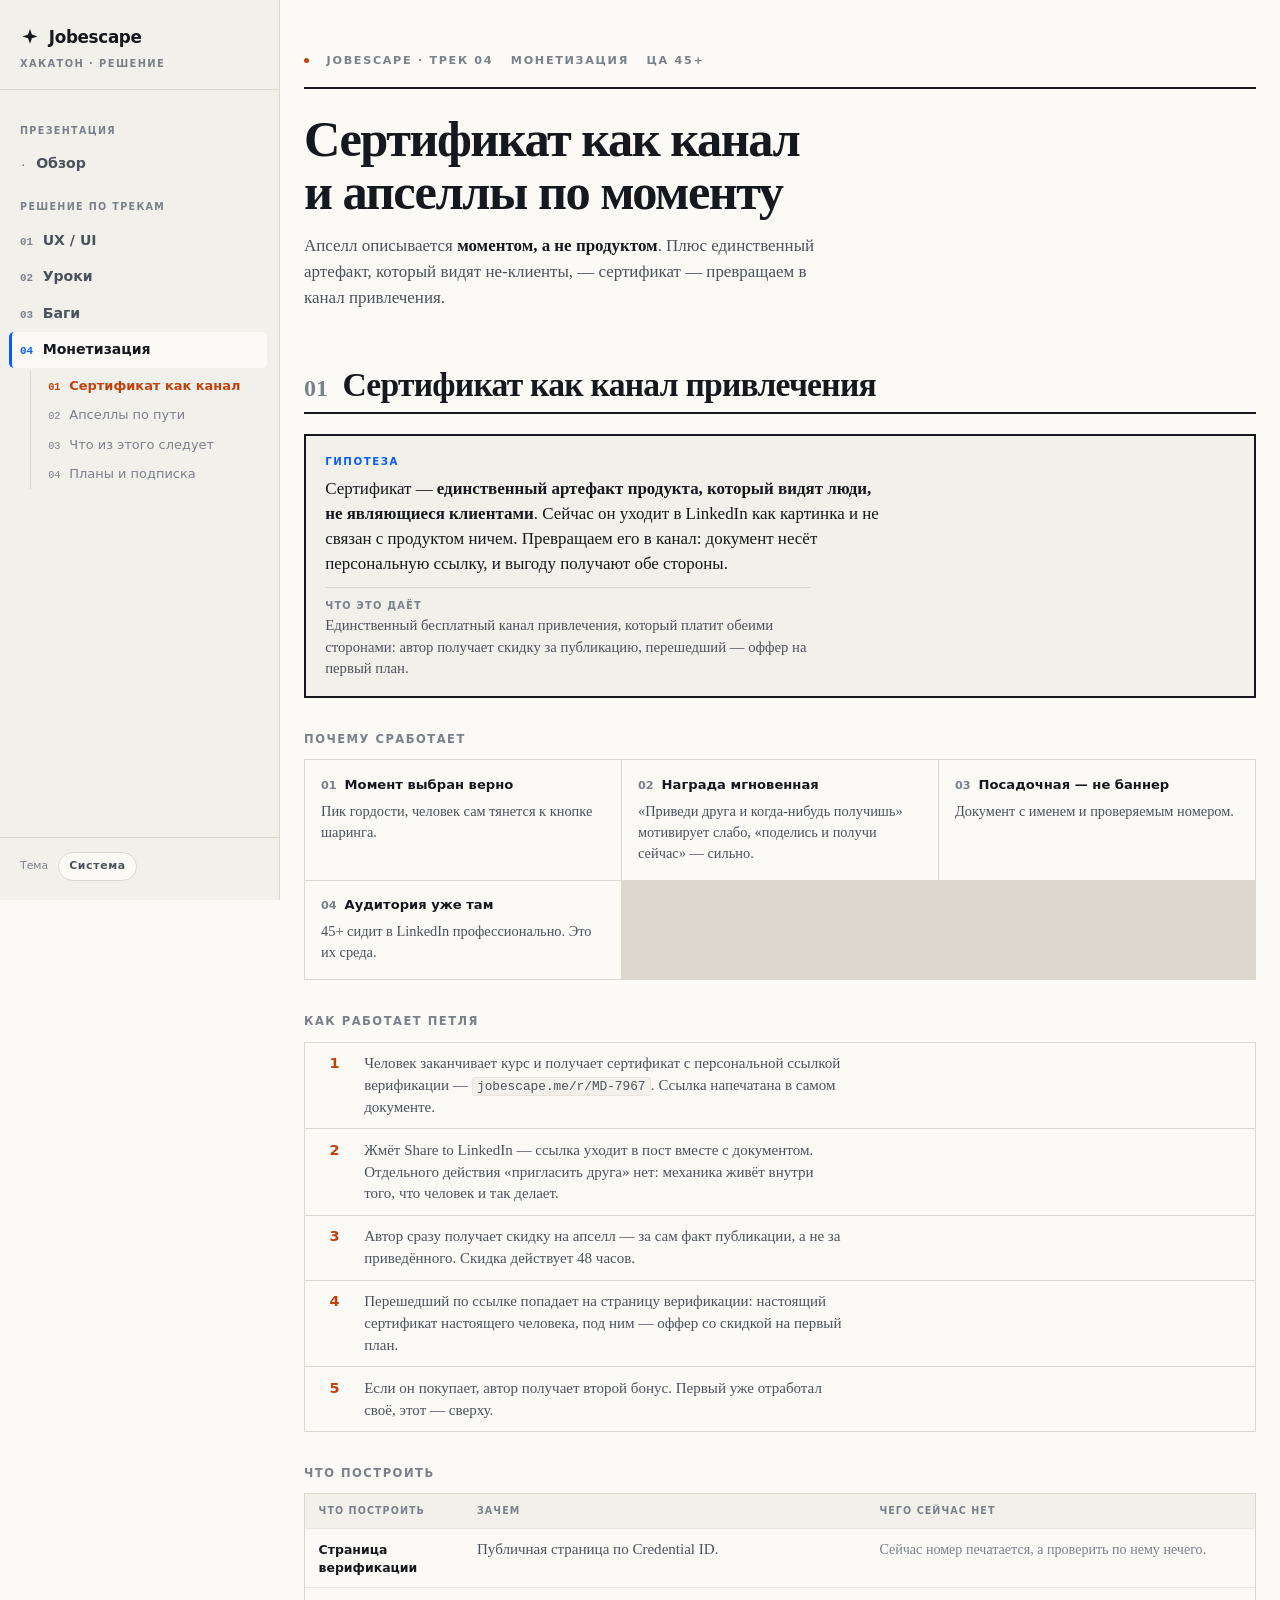
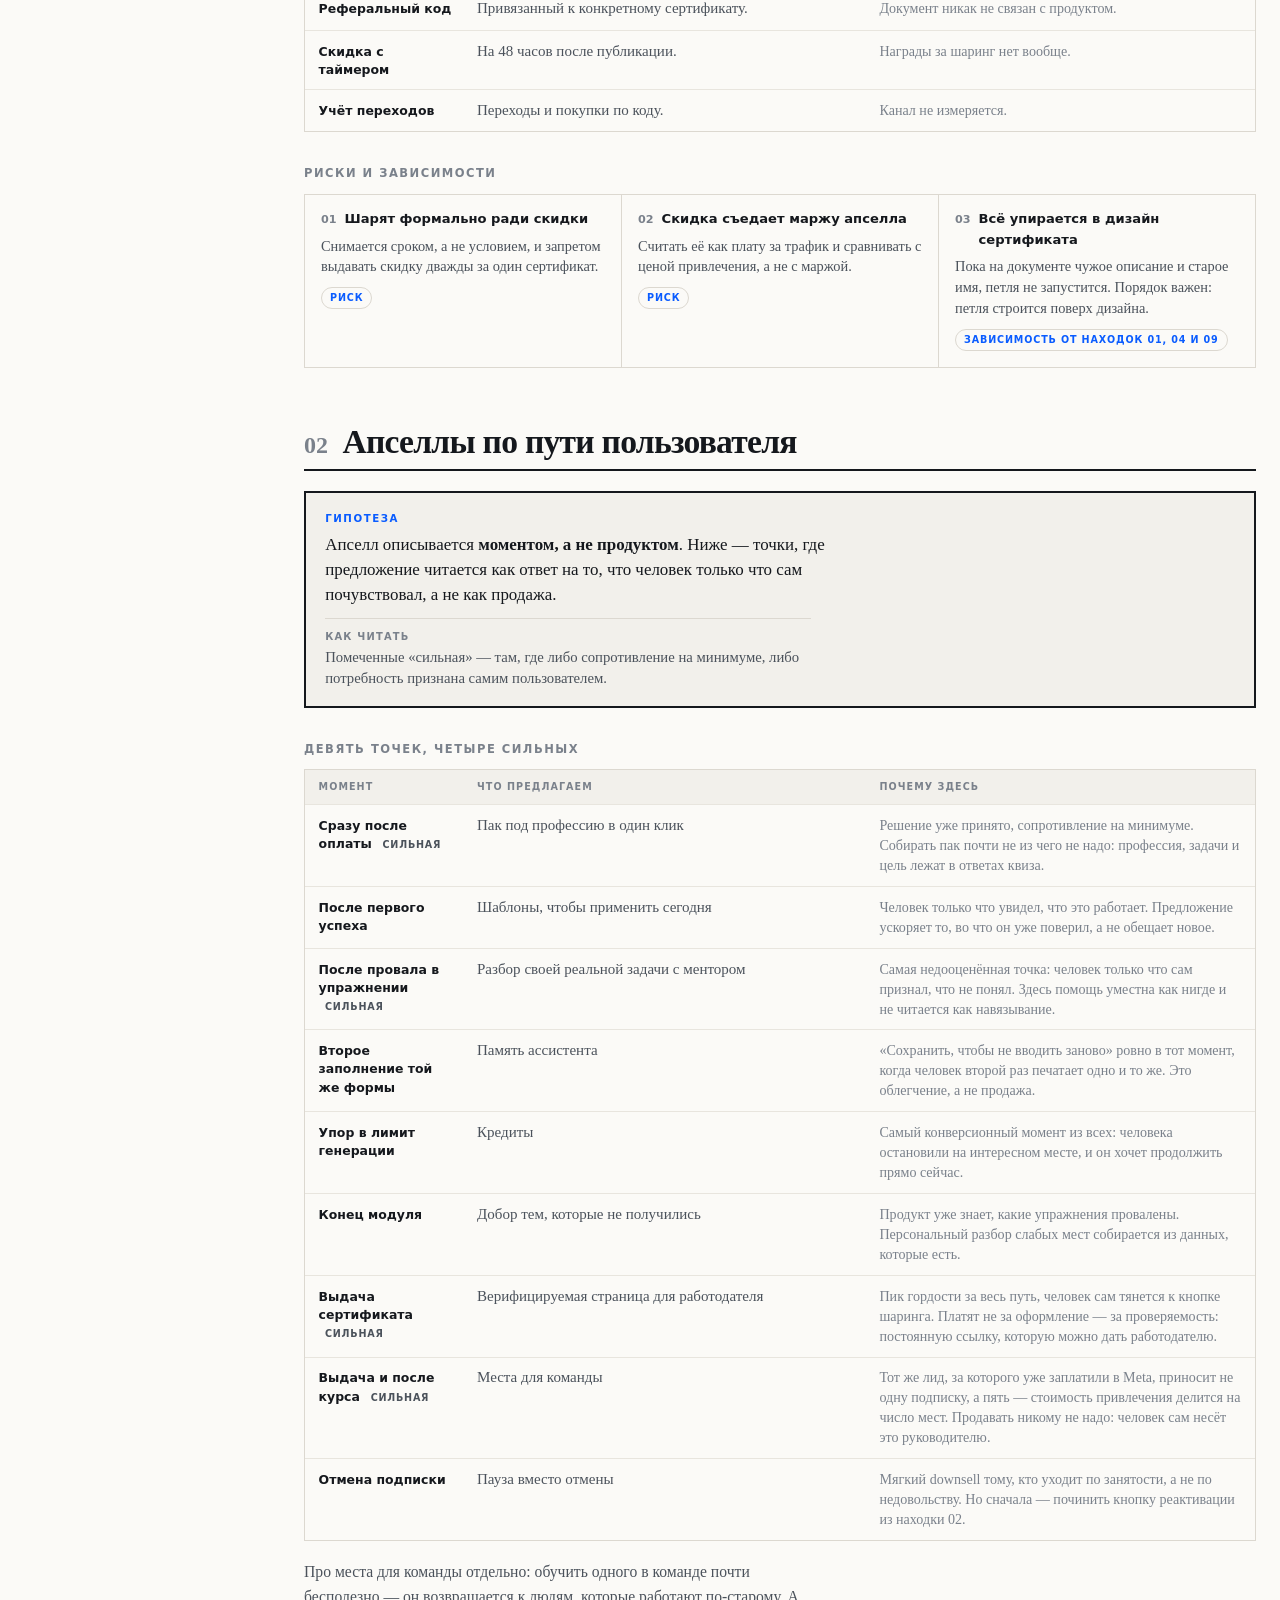
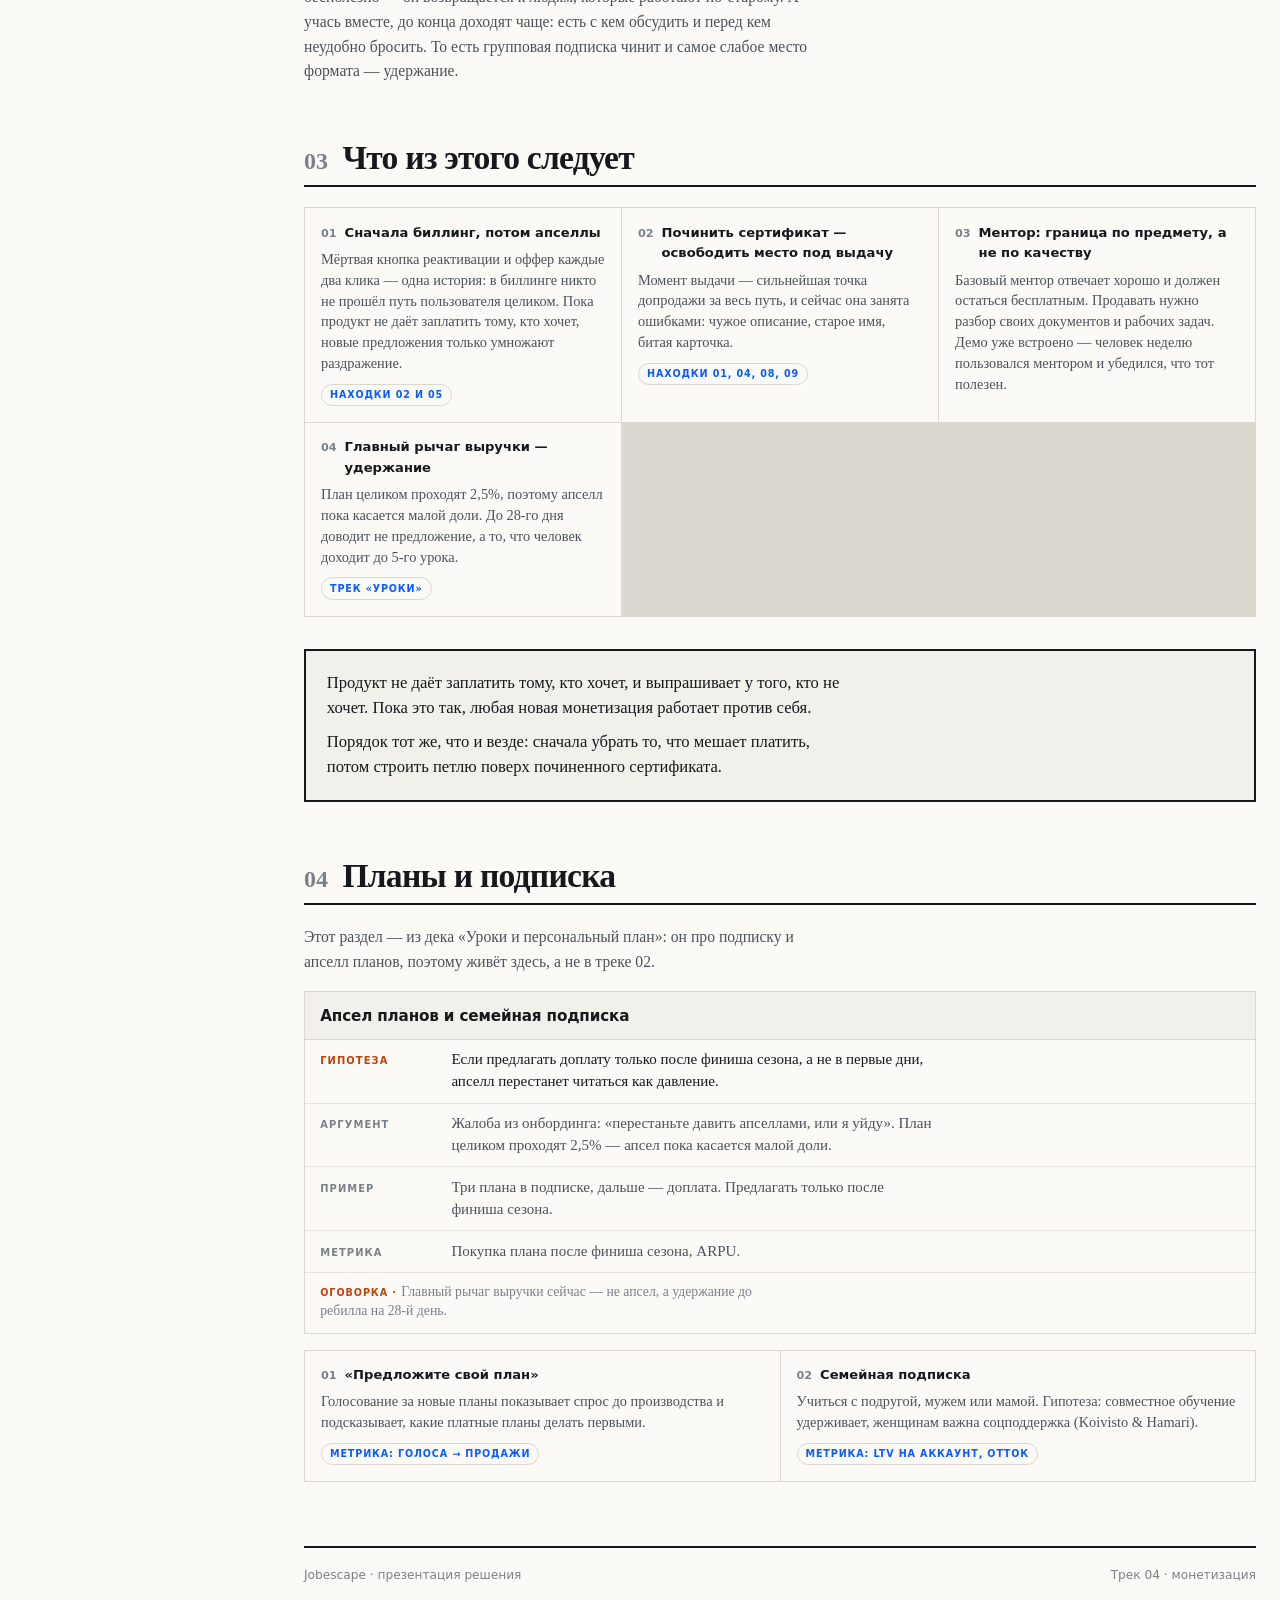
<file: money.html>
<!doctype html>
<html lang="ru">
<head>
<meta charset="utf-8">
<meta name="viewport" content="width=device-width,initial-scale=1">
<title>Монетизация · Jobescape</title>
<link rel="stylesheet" href="assets/doc.css">
<link rel="stylesheet" href="assets/shell.css">
</head>
<body>

<div class="topbar">
  <button class="burger" data-nav-toggle aria-label="Меню разделов">☰</button>
  <b>Монетизация</b>
  <button class="tbtn" data-theme-toggle type="button">Система</button>
</div>
<button class="scrim" data-nav-toggle aria-label="Закрыть меню" tabindex="-1"></button>

<aside class="shell-side">
  <a class="shell-side__brand" href="index.html">
    <span class="mark"><svg viewBox="0 0 24 24" fill="none" aria-hidden="true"><path d="M12 2.5 14.3 9 21 11.3 14.3 13.6 12 20.1 9.7 13.6 3 11.3 9.7 9 12 2.5Z" fill="currentColor"/></svg> Jobescape</span>
    <span class="tag">Хакатон · решение</span>
  </a>
  <nav class="shell-side__nav">
    <div class="navgroup__label">Презентация</div>
    <a class="navlink" href="index.html"><span class="n">·</span><span>Обзор</span></a>
    <div class="navgroup__label">Решение по трекам</div>
    <a class="navlink" href="ux-ui.html"><span class="n">01</span><span>UX / UI</span></a>
    <a class="navlink" href="lessons.html"><span class="n">02</span><span>Уроки</span></a>
    <a class="navlink" href="bugs.html"><span class="n">03</span><span>Баги</span></a>
    <a class="navlink is-current" href="money.html"><span class="n">04</span><span>Монетизация</span></a>
    <div class="subnav">
      <a class="sublink" href="#ref"><span class="n">01</span><span>Сертификат как канал</span></a>
      <a class="sublink" href="#ups"><span class="n">02</span><span>Апселлы по пути</span></a>
      <a class="sublink" href="#out"><span class="n">03</span><span>Что из этого следует</span></a>
      <a class="sublink" href="#plans"><span class="n">04</span><span>Планы и подписка</span></a>
    </div>
  </nav>
  <div class="shell-side__foot">
    <span>Тема</span>
    <button class="tbtn" data-theme-toggle type="button">Система</button>
  </div>
</aside>

<main class="main">
<article class="doc">
<div class="wrap">
  <header class="phead">
    <div class="brow"><span class="d"></span><span>Jobescape · трек 04</span><span>Монетизация</span><span>ЦА 45+</span></div>
    <h1>Сертификат как канал и апселлы по моменту</h1>
    <p class="sub">Апселл описывается <b>моментом, а не продуктом</b>. Плюс единственный артефакт, который видят не-клиенты, — сертификат — превращаем в канал привлечения.</p>
  </header>

<section class="blk" id="ref">
  <div class="hd"><span class="n">01</span><h2>Сертификат как канал привлечения</h2></div>
  <div class="hyp">
    <span class="tg">Гипотеза</span>
    <p>Сертификат — <b>единственный артефакт продукта, который видят люди, не являющиеся клиентами</b>. Сейчас он уходит в LinkedIn как картинка и не связан с продуктом ничем. Превращаем его в канал: документ несёт персональную ссылку, и выгоду получают обе стороны.</p>
    <div class="eff"><b>Что это даёт</b>
      Единственный бесплатный канал привлечения, который платит обеими сторонами: автор получает скидку за публикацию, перешедший — оффер на первый план.</div>
  </div>

  <h3>Почему сработает</h3>
  <div class="args">
    <div>
      <h4><i>01</i> Момент выбран верно</h4>
      <p>Пик гордости, человек сам тянется к кнопке шаринга.</p>
    </div>
    <div>
      <h4><i>02</i> Награда мгновенная</h4>
      <p>«Приведи друга и когда-нибудь получишь» мотивирует слабо, «поделись и получи сейчас» — сильно.</p>
    </div>
    <div>
      <h4><i>03</i> Посадочная — не баннер</h4>
      <p>Документ с именем и проверяемым номером.</p>
    </div>
    <div>
      <h4><i>04</i> Аудитория уже там</h4>
      <p>45+ сидит в LinkedIn профессионально. Это их среда.</p>
    </div>
  </div>

  <h3>Как работает петля</h3>
  <ol class="steps">
    <li><b>1</b><span>Человек заканчивает курс и получает сертификат с персональной ссылкой верификации — <code>jobescape.me/r/MD-7967</code>. Ссылка напечатана в самом документе.</span></li>
    <li><b>2</b><span>Жмёт Share to LinkedIn — ссылка уходит в пост вместе с документом. Отдельного действия «пригласить друга» нет: механика живёт внутри того, что человек и так делает.</span></li>
    <li><b>3</b><span>Автор сразу получает скидку на апселл — за сам факт публикации, а не за приведённого. Скидка действует 48 часов.</span></li>
    <li><b>4</b><span>Перешедший по ссылке попадает на страницу верификации: настоящий сертификат настоящего человека, под ним — оффер со скидкой на первый план.</span></li>
    <li><b>5</b><span>Если он покупает, автор получает второй бонус. Первый уже отработал своё, этот — сверху.</span></li>
  </ol>

  <h3>Что построить</h3>
  <ul class="rl rl3">
    <li class="hdr"><b>Что построить</b><span>Зачем</span><span class="why">Чего сейчас нет</span></li>
    <li><b>Страница верификации</b><span>Публичная страница по Credential ID.</span><span class="why">Сейчас номер печатается, а проверить по нему нечего.</span></li>
    <li><b>Реферальный код</b><span>Привязанный к конкретному сертификату.</span><span class="why">Документ никак не связан с продуктом.</span></li>
    <li><b>Скидка с таймером</b><span>На 48 часов после публикации.</span><span class="why">Награды за шаринг нет вообще.</span></li>
    <li><b>Учёт переходов</b><span>Переходы и покупки по коду.</span><span class="why">Канал не измеряется.</span></li>
  </ul>

  <h3>Риски и зависимости</h3>
  <div class="args">
    <div>
      <h4><i>01</i> Шарят формально ради скидки</h4>
      <p>Снимается сроком, а не условием, и запретом выдавать скидку дважды за один сертификат.</p>
      <span class="src">риск</span>
    </div>
    <div>
      <h4><i>02</i> Скидка съедает маржу апселла</h4>
      <p>Считать её как плату за трафик и сравнивать с ценой привлечения, а не с маржой.</p>
      <span class="src">риск</span>
    </div>
    <div>
      <h4><i>03</i> Всё упирается в дизайн сертификата</h4>
      <p>Пока на документе чужое описание и старое имя, петля не запустится. Порядок важен: петля строится поверх дизайна.</p>
      <span class="src">зависимость от находок 01, 04 и 09</span>
    </div>
  </div>
</section>

<section class="blk" id="ups">
  <div class="hd"><span class="n">02</span><h2>Апселлы по пути пользователя</h2></div>
  <div class="hyp">
    <span class="tg">Гипотеза</span>
    <p>Апселл описывается <b>моментом, а не продуктом</b>. Ниже — точки, где предложение читается как ответ на то, что человек только что сам почувствовал, а не как продажа.</p>
    <div class="eff"><b>Как читать</b>
      Помеченные «сильная» — там, где либо сопротивление на минимуме, либо потребность признана самим пользователем.</div>
  </div>

  <h3>Девять точек, четыре сильных</h3>
  <ul class="rl rl3">
    <li class="hdr"><b>Момент</b><span>Что предлагаем</span><span class="why">Почему здесь</span></li>
    <li><b>Сразу после оплаты <span class="pill a">сильная</span></b><span>Пак под профессию в один клик</span><span class="why">Решение уже принято, сопротивление на минимуме. Собирать пак почти не из чего не надо: профессия, задачи и цель лежат в ответах квиза.</span></li>
    <li><b>После первого успеха</b><span>Шаблоны, чтобы применить сегодня</span><span class="why">Человек только что увидел, что это работает. Предложение ускоряет то, во что он уже поверил, а не обещает новое.</span></li>
    <li><b>После провала в упражнении <span class="pill a">сильная</span></b><span>Разбор своей реальной задачи с ментором</span><span class="why">Самая недооценённая точка: человек только что сам признал, что не понял. Здесь помощь уместна как нигде и не читается как навязывание.</span></li>
    <li><b>Второе заполнение той же формы</b><span>Память ассистента</span><span class="why">«Сохранить, чтобы не вводить заново» ровно в тот момент, когда человек второй раз печатает одно и то же. Это облегчение, а не продажа.</span></li>
    <li><b>Упор в лимит генерации</b><span>Кредиты</span><span class="why">Самый конверсионный момент из всех: человека остановили на интересном месте, и он хочет продолжить прямо сейчас.</span></li>
    <li><b>Конец модуля</b><span>Добор тем, которые не получились</span><span class="why">Продукт уже знает, какие упражнения провалены. Персональный разбор слабых мест собирается из данных, которые есть.</span></li>
    <li><b>Выдача сертификата <span class="pill a">сильная</span></b><span>Верифицируемая страница для работодателя</span><span class="why">Пик гордости за весь путь, человек сам тянется к кнопке шаринга. Платят не за оформление — за проверяемость: постоянную ссылку, которую можно дать работодателю.</span></li>
    <li><b>Выдача и после курса <span class="pill a">сильная</span></b><span>Места для команды</span><span class="why">Тот же лид, за которого уже заплатили в Meta, приносит не одну подписку, а пять — стоимость привлечения делится на число мест. Продавать никому не надо: человек сам несёт это руководителю.</span></li>
    <li><b>Отмена подписки</b><span>Пауза вместо отмены</span><span class="why">Мягкий downsell тому, кто уходит по занятости, а не по недовольству. Но сначала — починить кнопку реактивации из находки 02.</span></li>
  </ul>

  <p class="line">Про места для команды отдельно: обучить одного в команде почти бесполезно — он возвращается к людям, которые работают по-старому. А учась вместе, до конца доходят чаще: есть с кем обсудить и перед кем неудобно бросить. То есть групповая подписка чинит и самое слабое место формата — удержание.</p>
</section>

<section class="blk" id="out">
  <div class="hd"><span class="n">03</span><h2>Что из этого следует</h2></div>
  <div class="args">
    <div>
      <h4><i>01</i> Сначала биллинг, потом апселлы</h4>
      <p>Мёртвая кнопка реактивации и оффер каждые два клика — одна история: в биллинге никто не прошёл путь пользователя целиком. Пока продукт не даёт заплатить тому, кто хочет, новые предложения только умножают раздражение.</p>
      <span class="src">находки 02 и 05</span>
    </div>
    <div>
      <h4><i>02</i> Починить сертификат — освободить место под выдачу</h4>
      <p>Момент выдачи — сильнейшая точка допродажи за весь путь, и сейчас она занята ошибками: чужое описание, старое имя, битая карточка.</p>
      <span class="src">находки 01, 04, 08, 09</span>
    </div>
    <div>
      <h4><i>03</i> Ментор: граница по предмету, а не по качеству</h4>
      <p>Базовый ментор отвечает хорошо и должен остаться бесплатным. Продавать нужно разбор своих документов и рабочих задач. Демо уже встроено — человек неделю пользовался ментором и убедился, что тот полезен.</p>
    </div>
    <div>
      <h4><i>04</i> Главный рычаг выручки — удержание</h4>
      <p>План целиком проходят 2,5%, поэтому апселл пока касается малой доли. До 28-го дня доводит не предложение, а то, что человек доходит до 5-го урока.</p>
      <span class="src">трек «Уроки»</span>
    </div>
  </div>

  <div class="final">
    <p>Продукт не даёт заплатить тому, кто хочет, и выпрашивает у того, кто не хочет.
      Пока это так, любая новая монетизация работает против себя.</p>
    <p>Порядок тот же, что и везде: сначала убрать то, что мешает платить,
      потом строить петлю поверх починенного сертификата.</p>
  </div>
</section>

<section class="blk" id="plans">
  <div class="hd"><span class="n">04</span><h2>Планы и подписка</h2></div>
  <p class="line">Этот раздел — из дека «Уроки и персональный план»: он про подписку и апселл планов, поэтому живёт здесь, а не в треке 02.</p>

  <div class="idea">
    <h4>Апсел планов и семейная подписка</h4>
    <div class="idea__r"><b>Гипотеза</b><p>Если предлагать доплату только после финиша сезона, а не в первые дни, апселл перестанет читаться как давление.</p></div>
    <div class="idea__r"><b>Аргумент</b><p>Жалоба из онбординга: «перестаньте давить апселлами, или я уйду». План целиком проходят 2,5% — апсел пока касается малой доли.</p></div>
    <div class="idea__r"><b>Пример</b><p>Три плана в подписке, дальше — доплата. Предлагать только после финиша сезона.</p></div>
    <div class="idea__r"><b>Метрика</b><p>Покупка плана после финиша сезона, ARPU.</p></div>
    <div class="idea__note">Главный рычаг выручки сейчас — не апсел, а удержание до ребилла на 28-й день.</div>
  </div>

  <div class="args">
    <div>
      <h4><i>01</i> «Предложите свой план»</h4>
      <p>Голосование за новые планы показывает спрос до производства и подсказывает, какие платные планы делать первыми.</p>
      <span class="src">метрика: голоса → продажи</span>
    </div>
    <div>
      <h4><i>02</i> Семейная подписка</h4>
      <p>Учиться с подругой, мужем или мамой. Гипотеза: совместное обучение удерживает, женщинам важна соцподдержка (Koivisto &amp; Hamari).</p>
      <span class="src">метрика: LTV на аккаунт, отток</span>
    </div>
  </div>
</section>

<footer>
  <span>Jobescape · презентация решения</span>
  <span>Трек 04 · монетизация</span>
</footer>
</div>
</article>
</main>

<script src="assets/shell.js"></script>
</body>
</html>
</file>
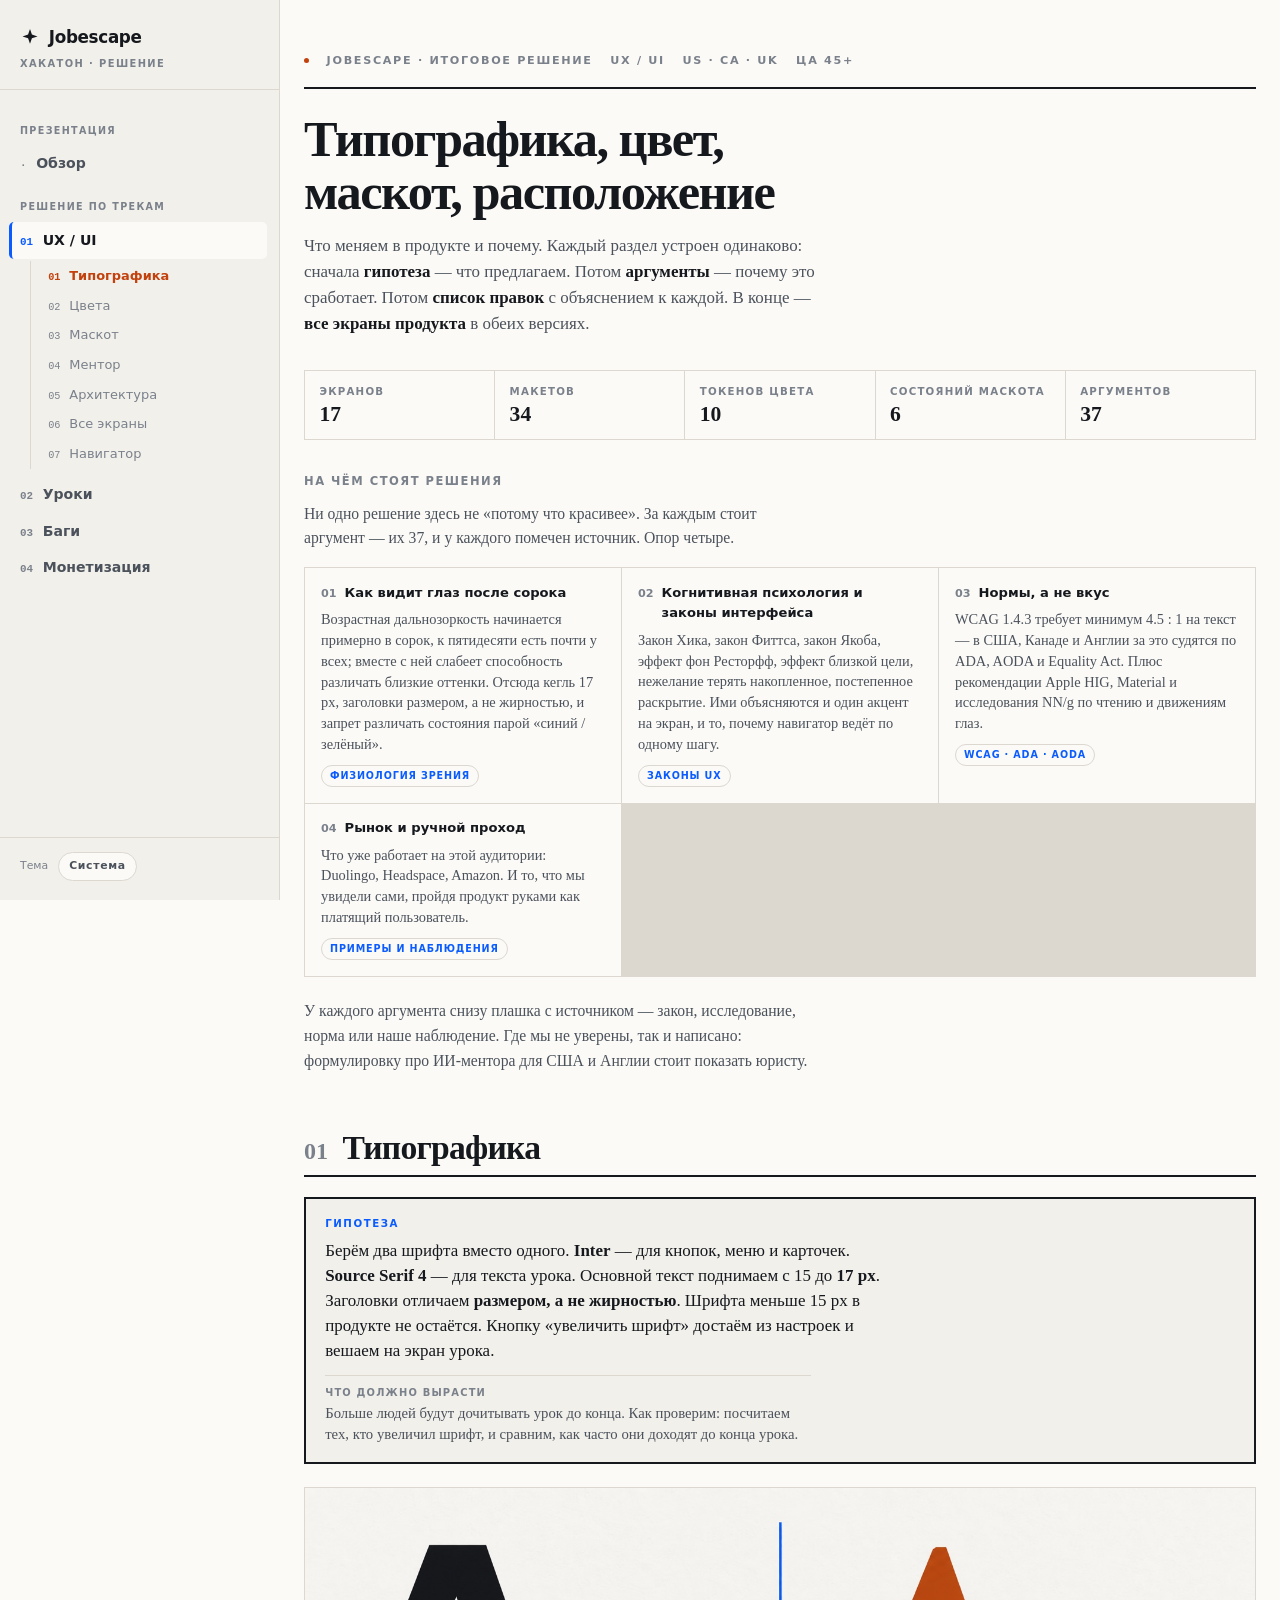
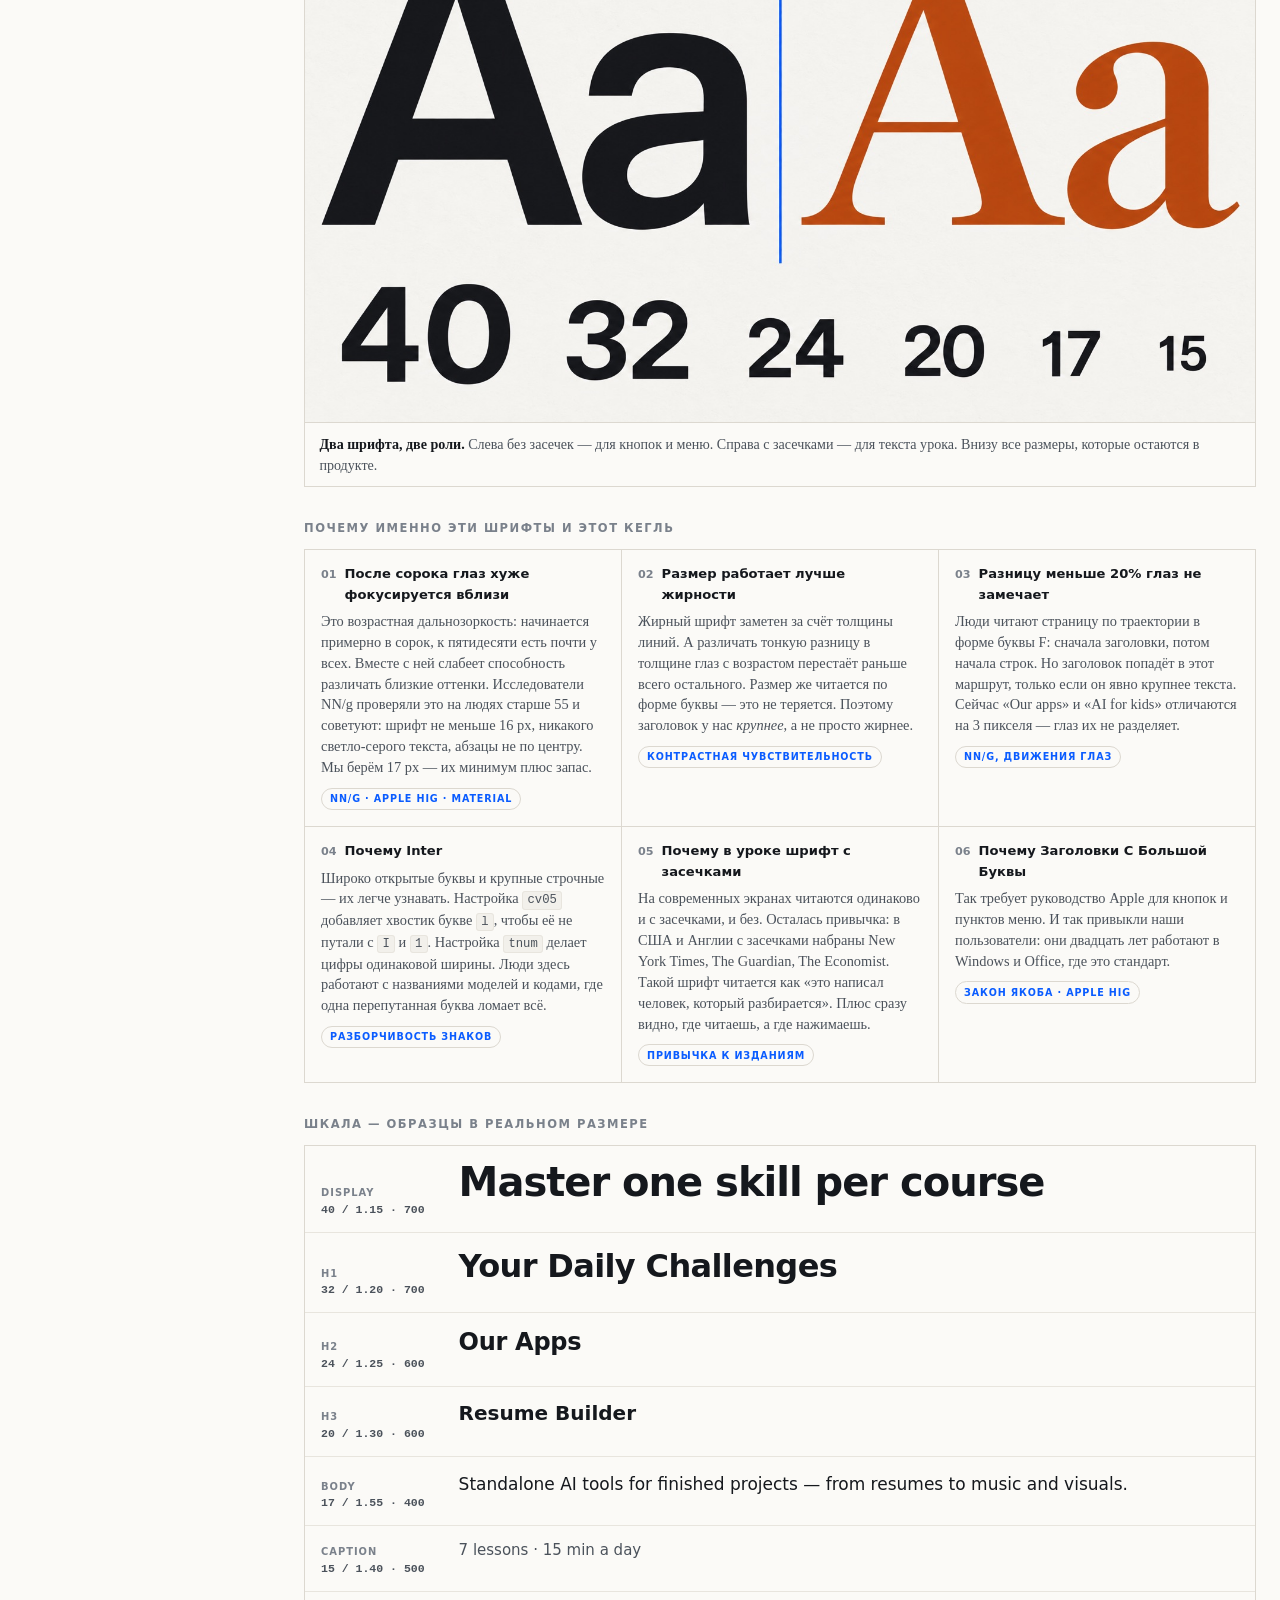
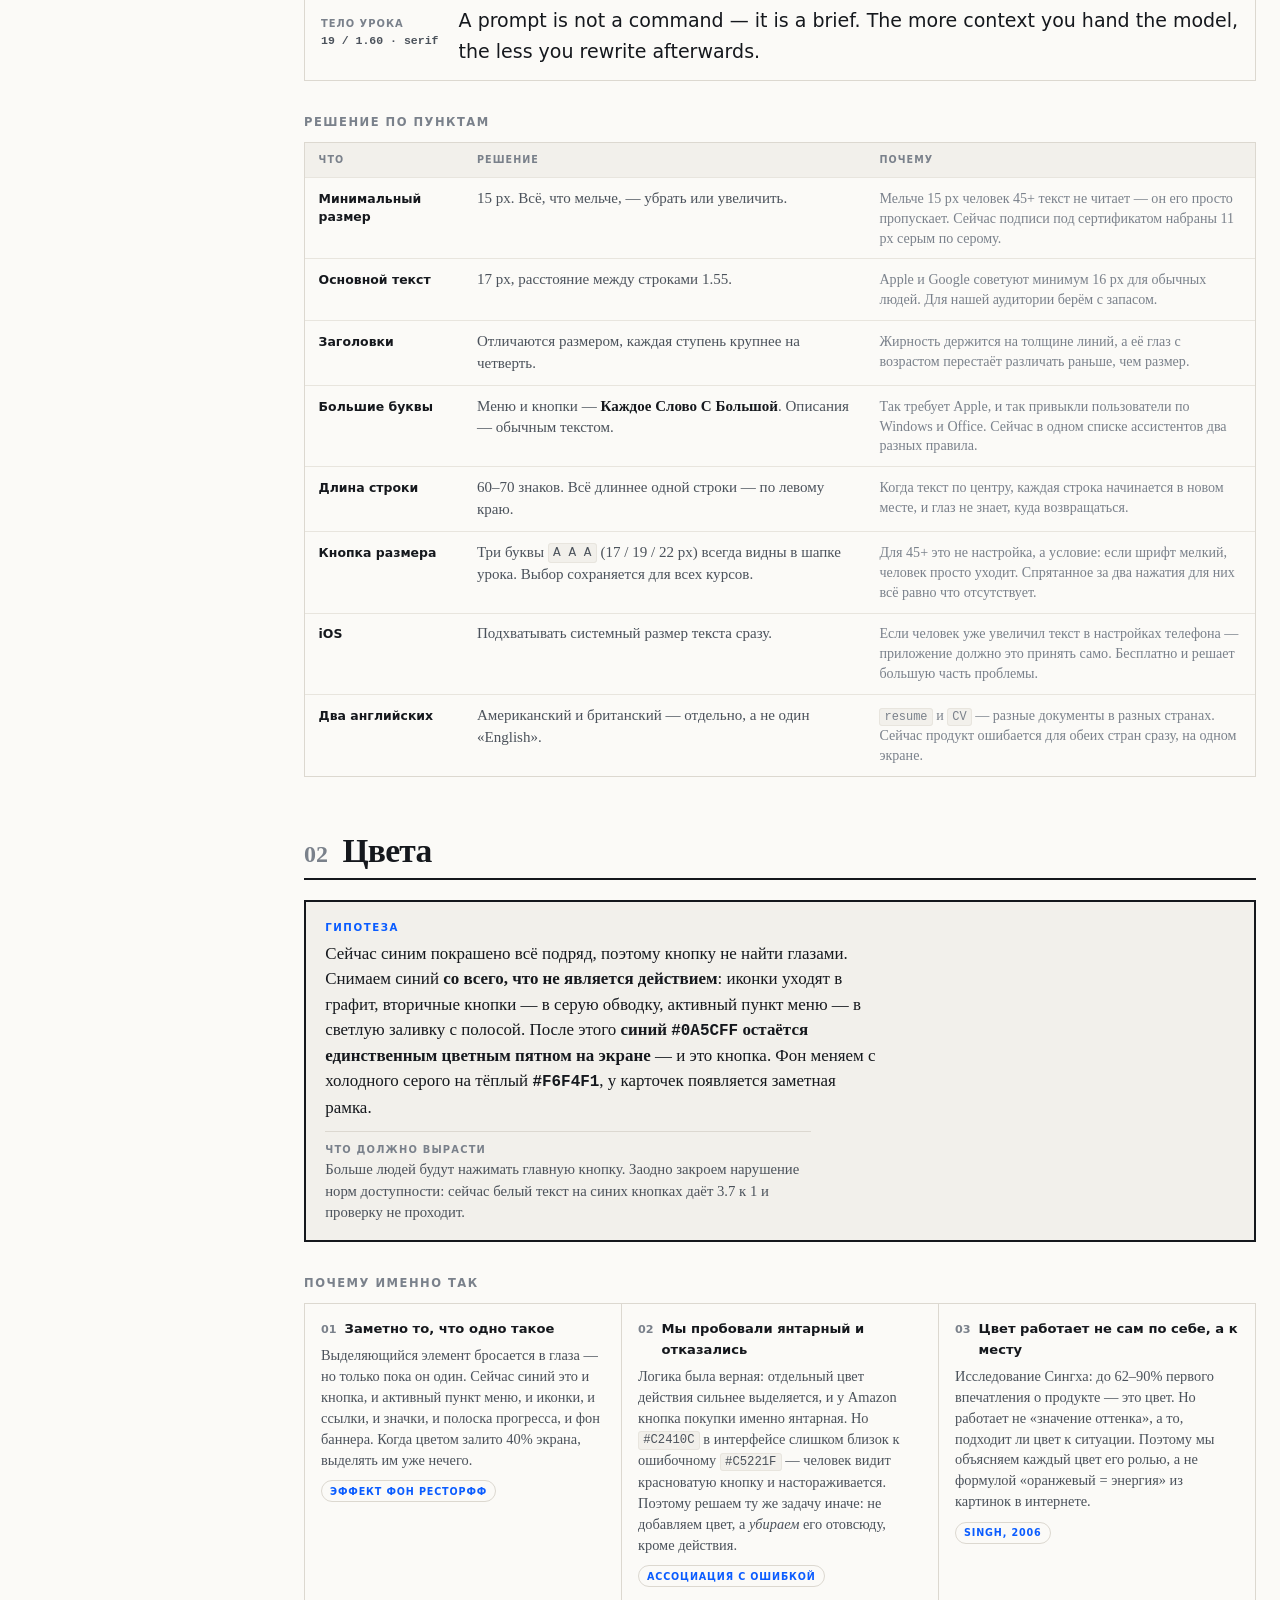
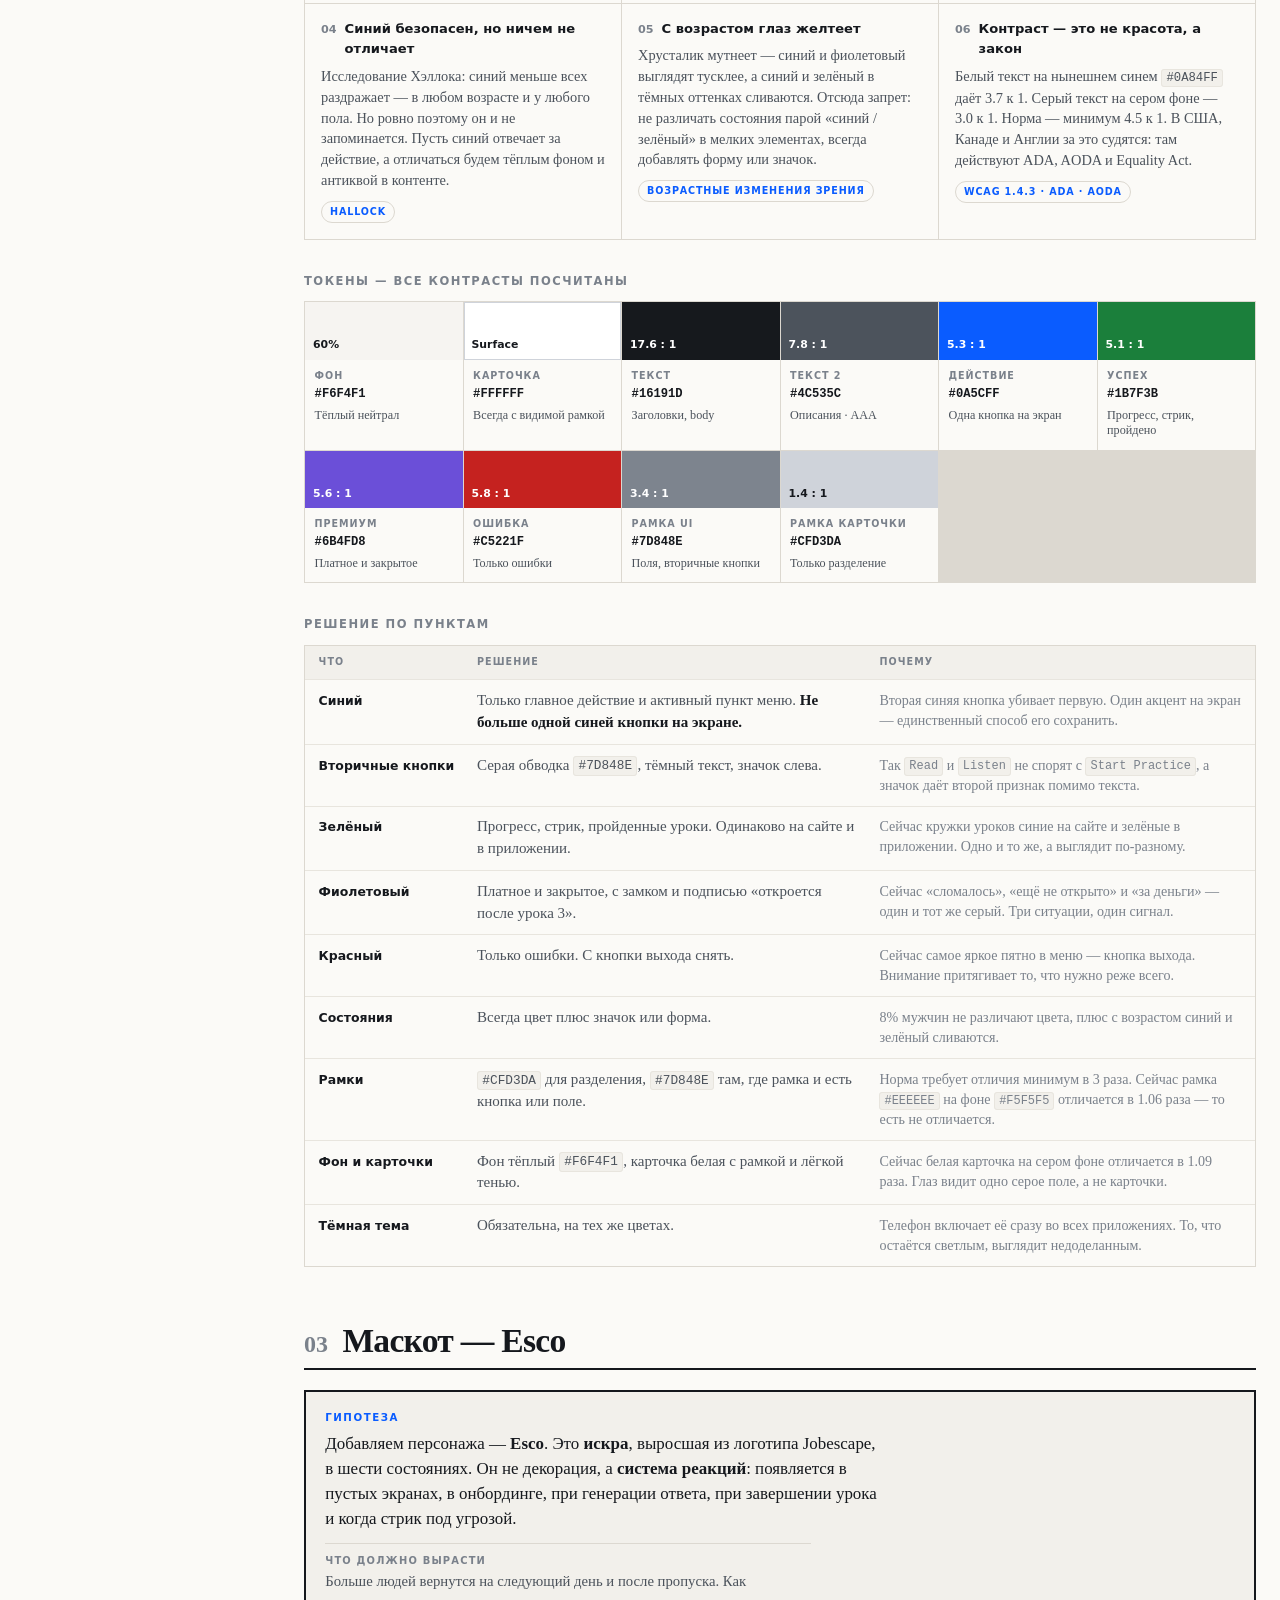
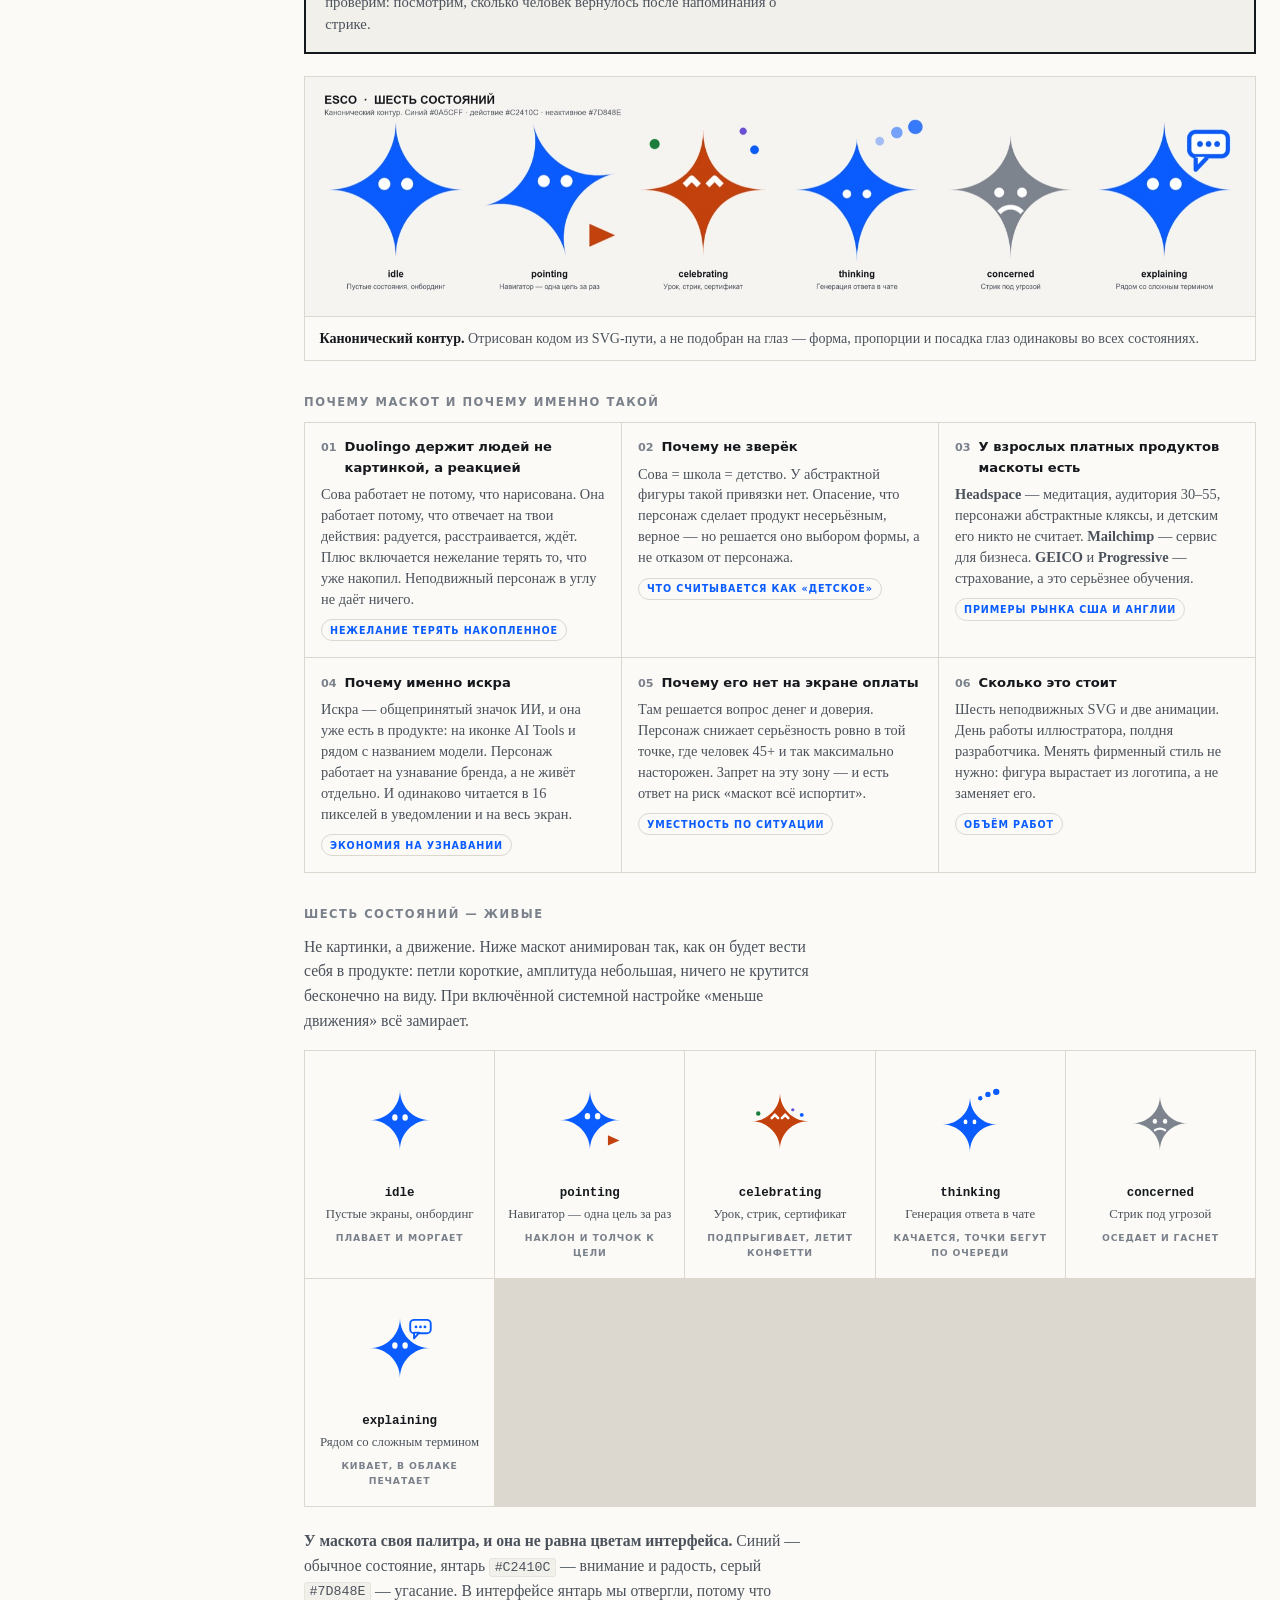
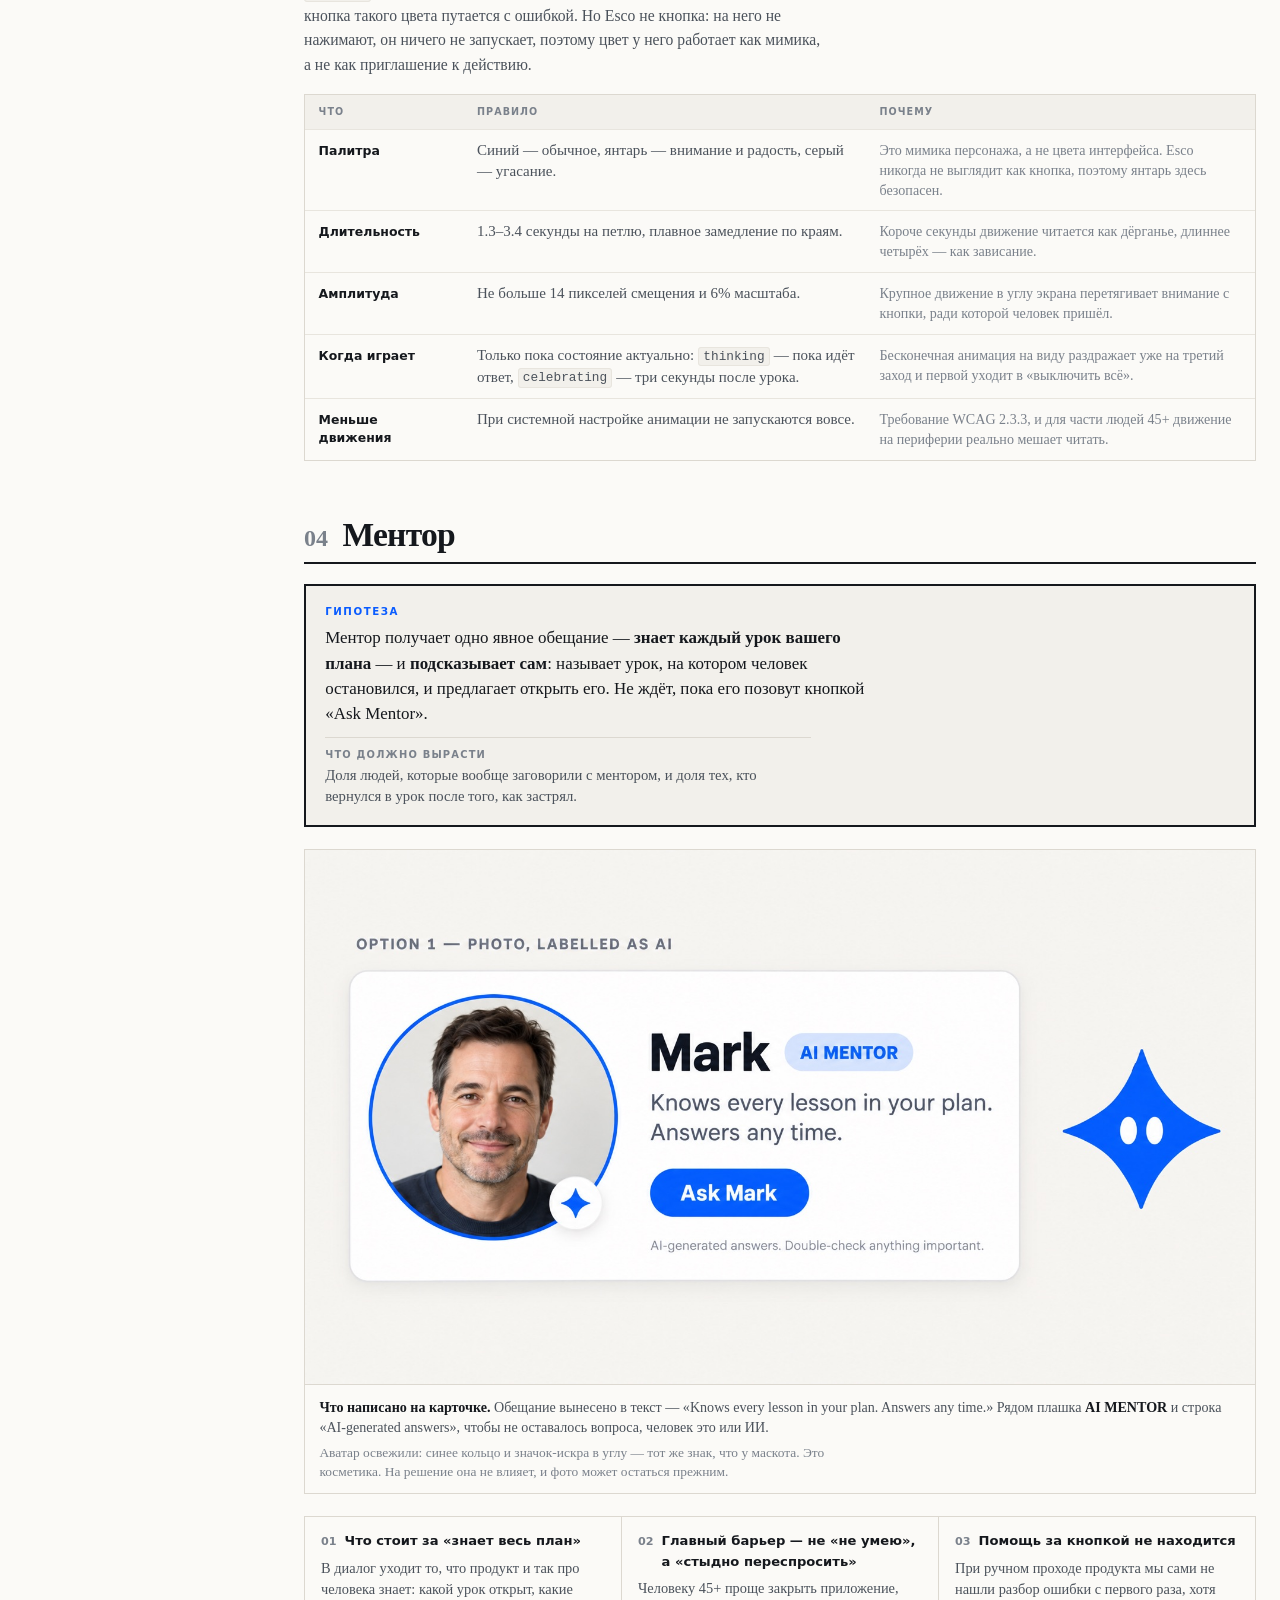
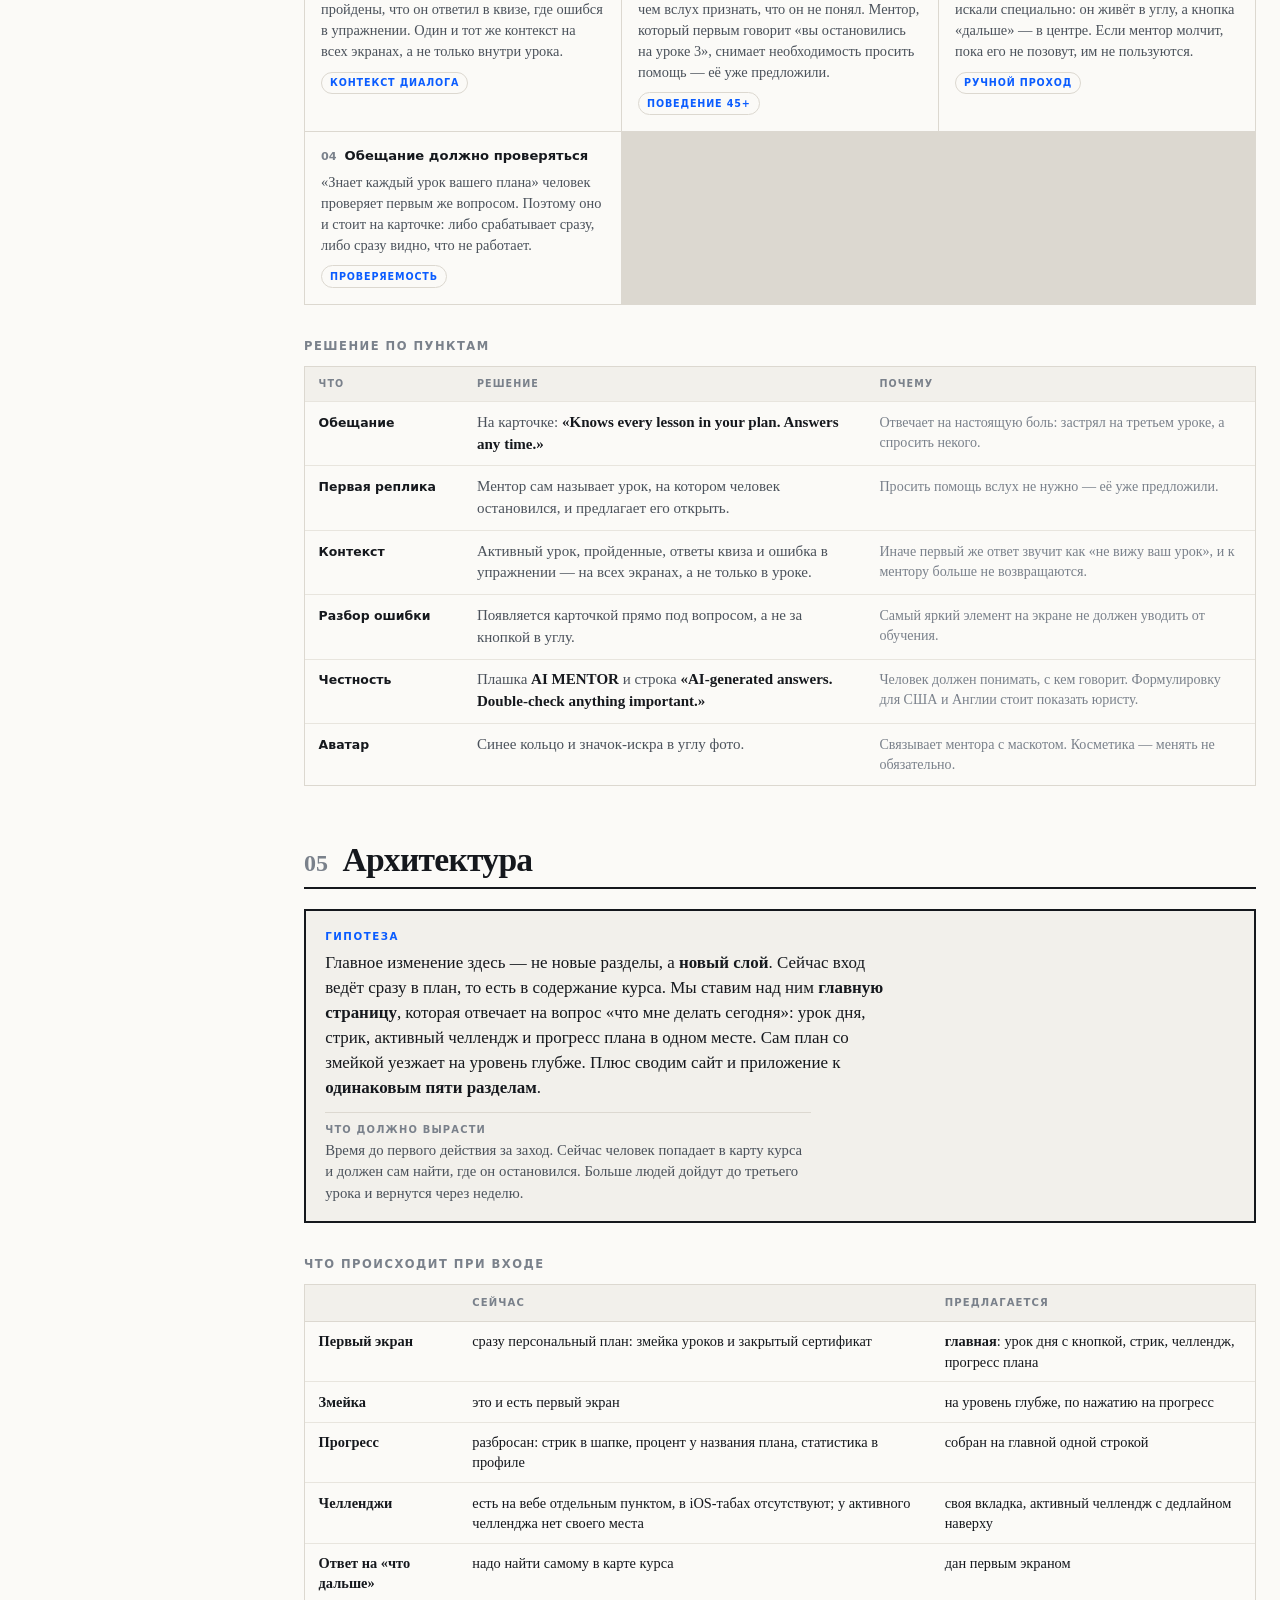
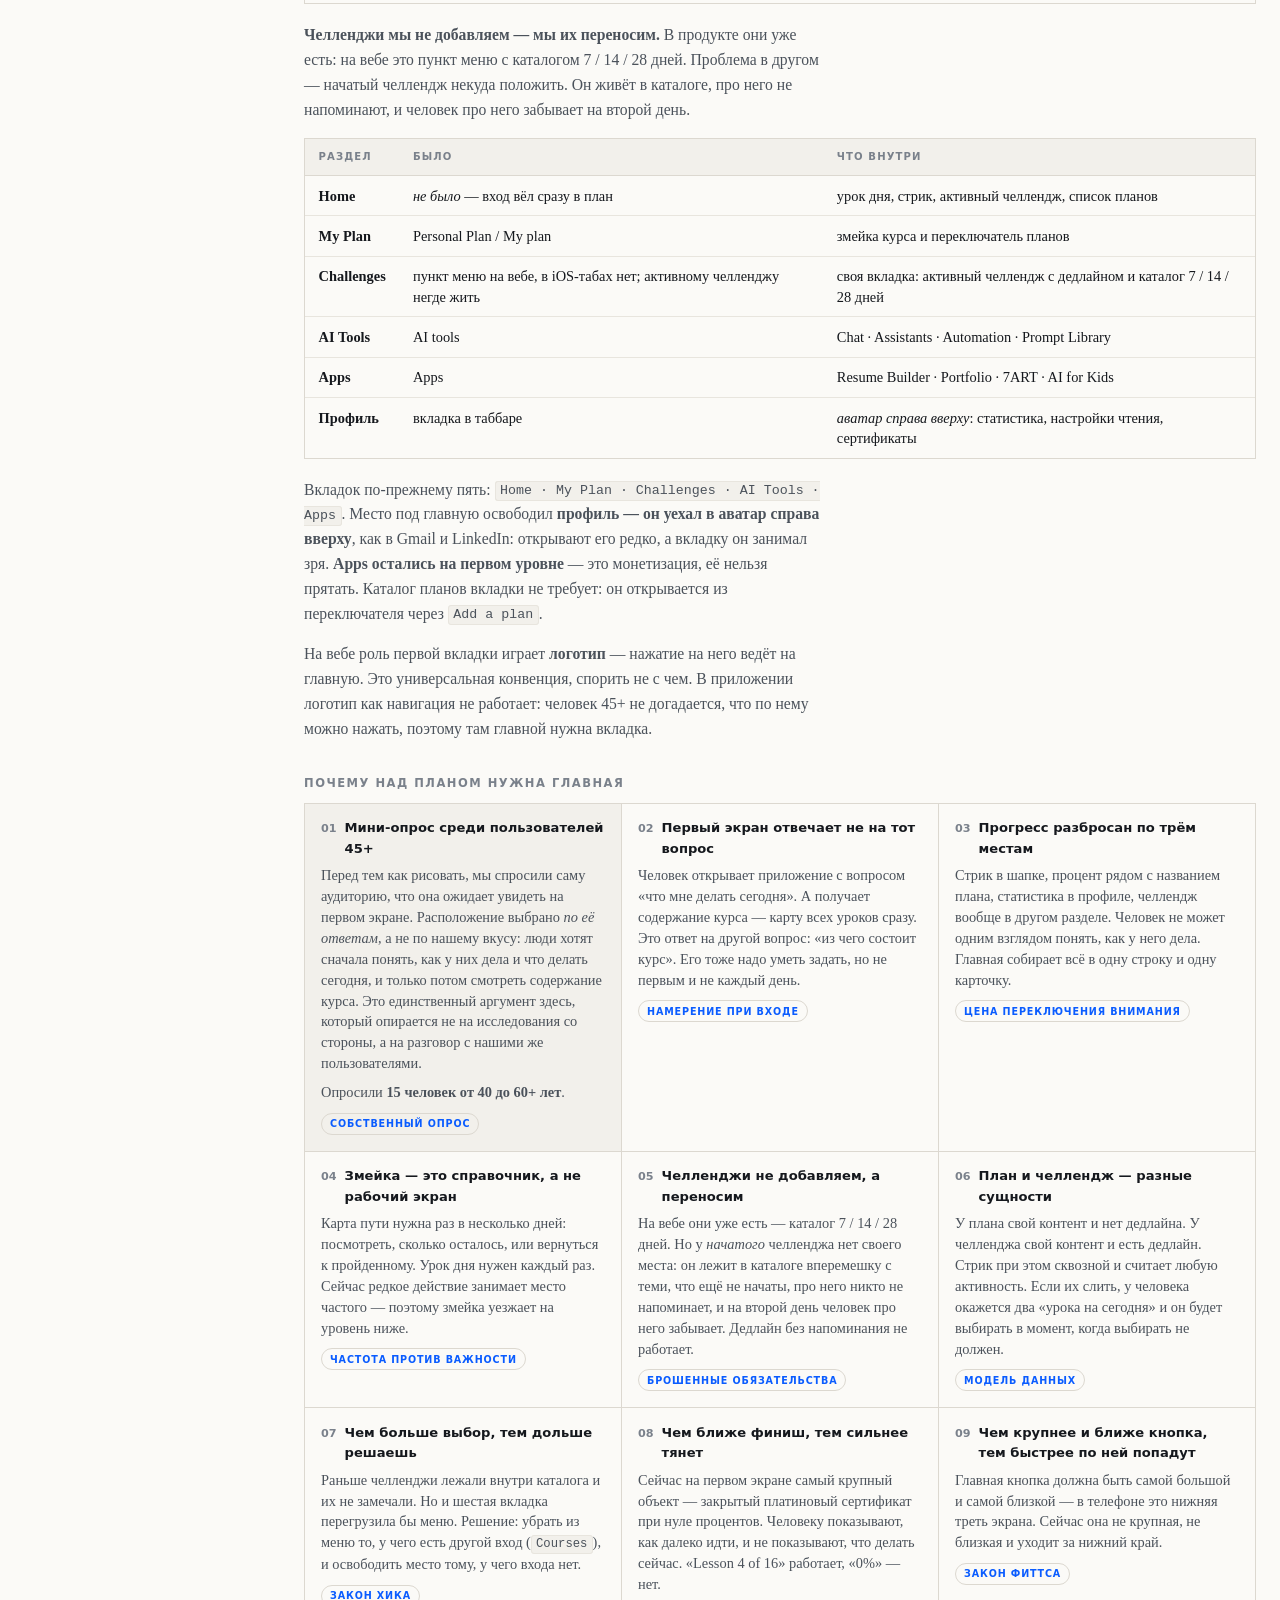
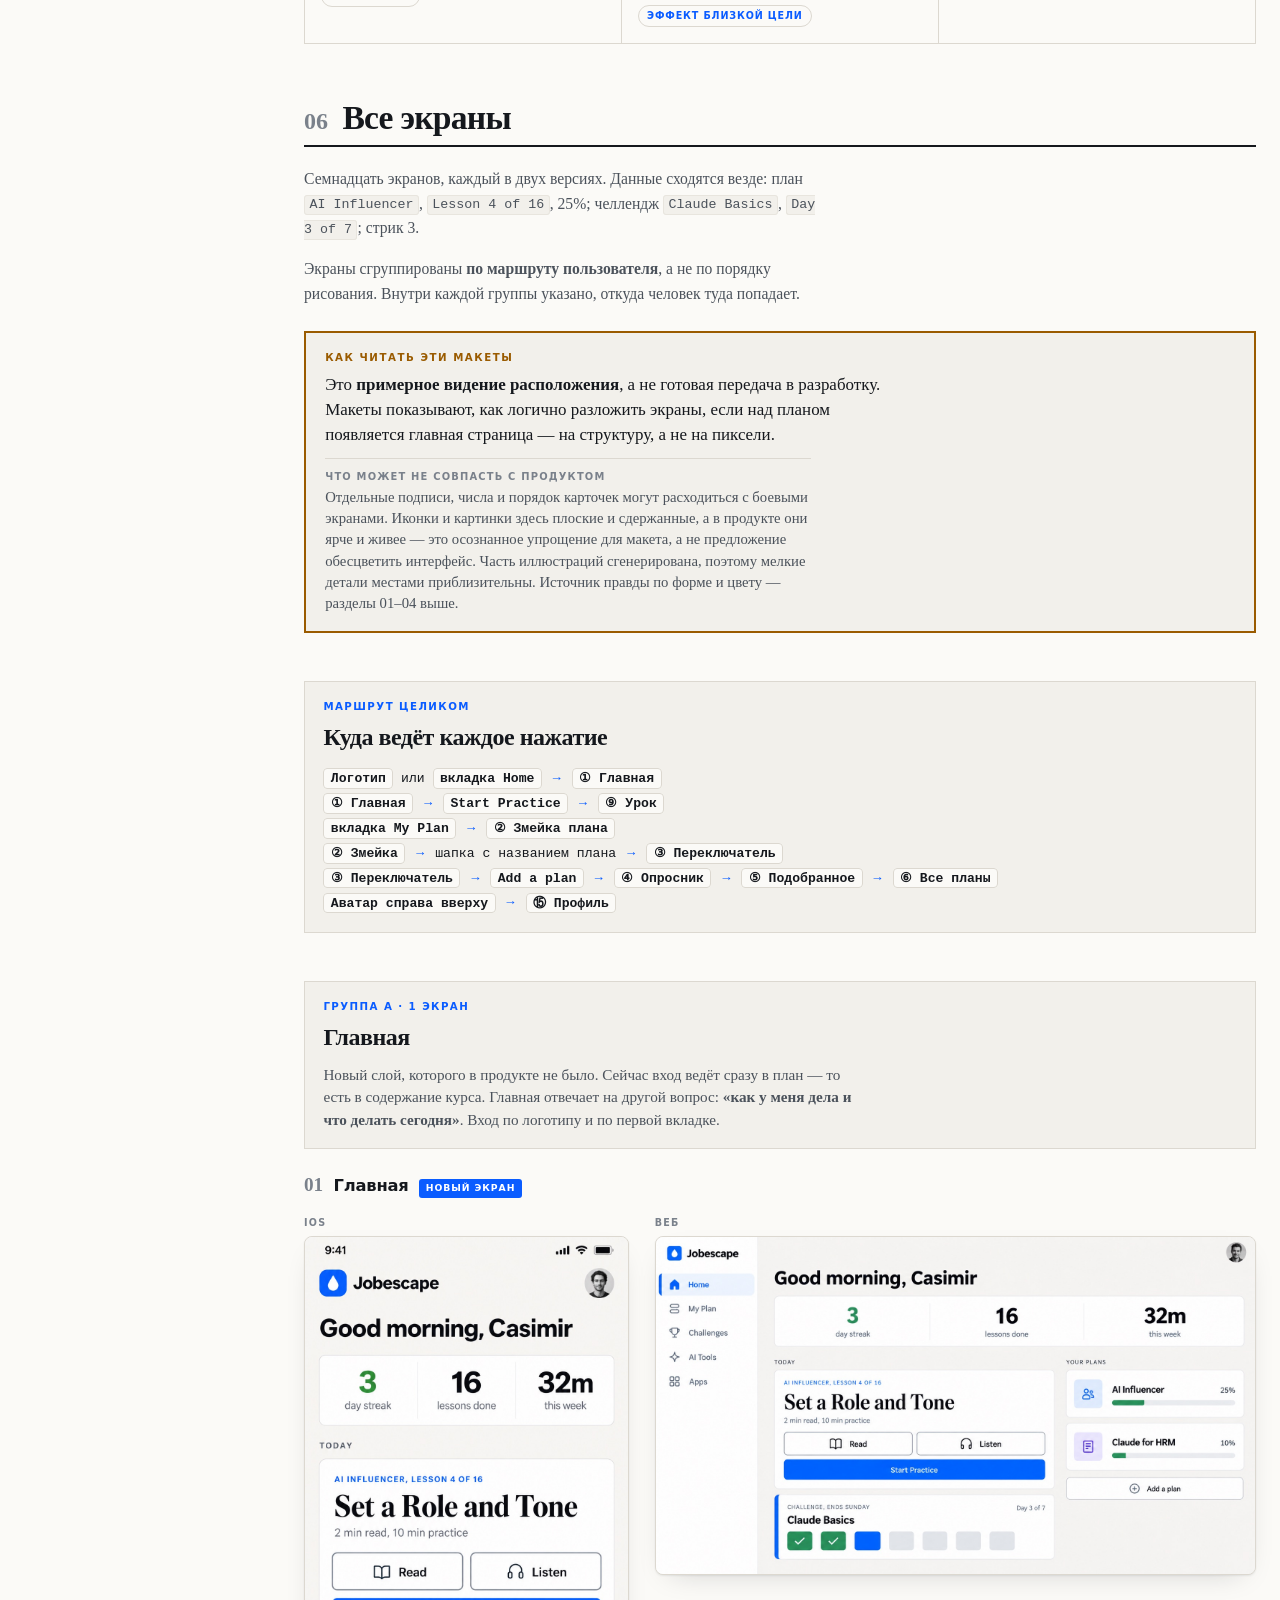
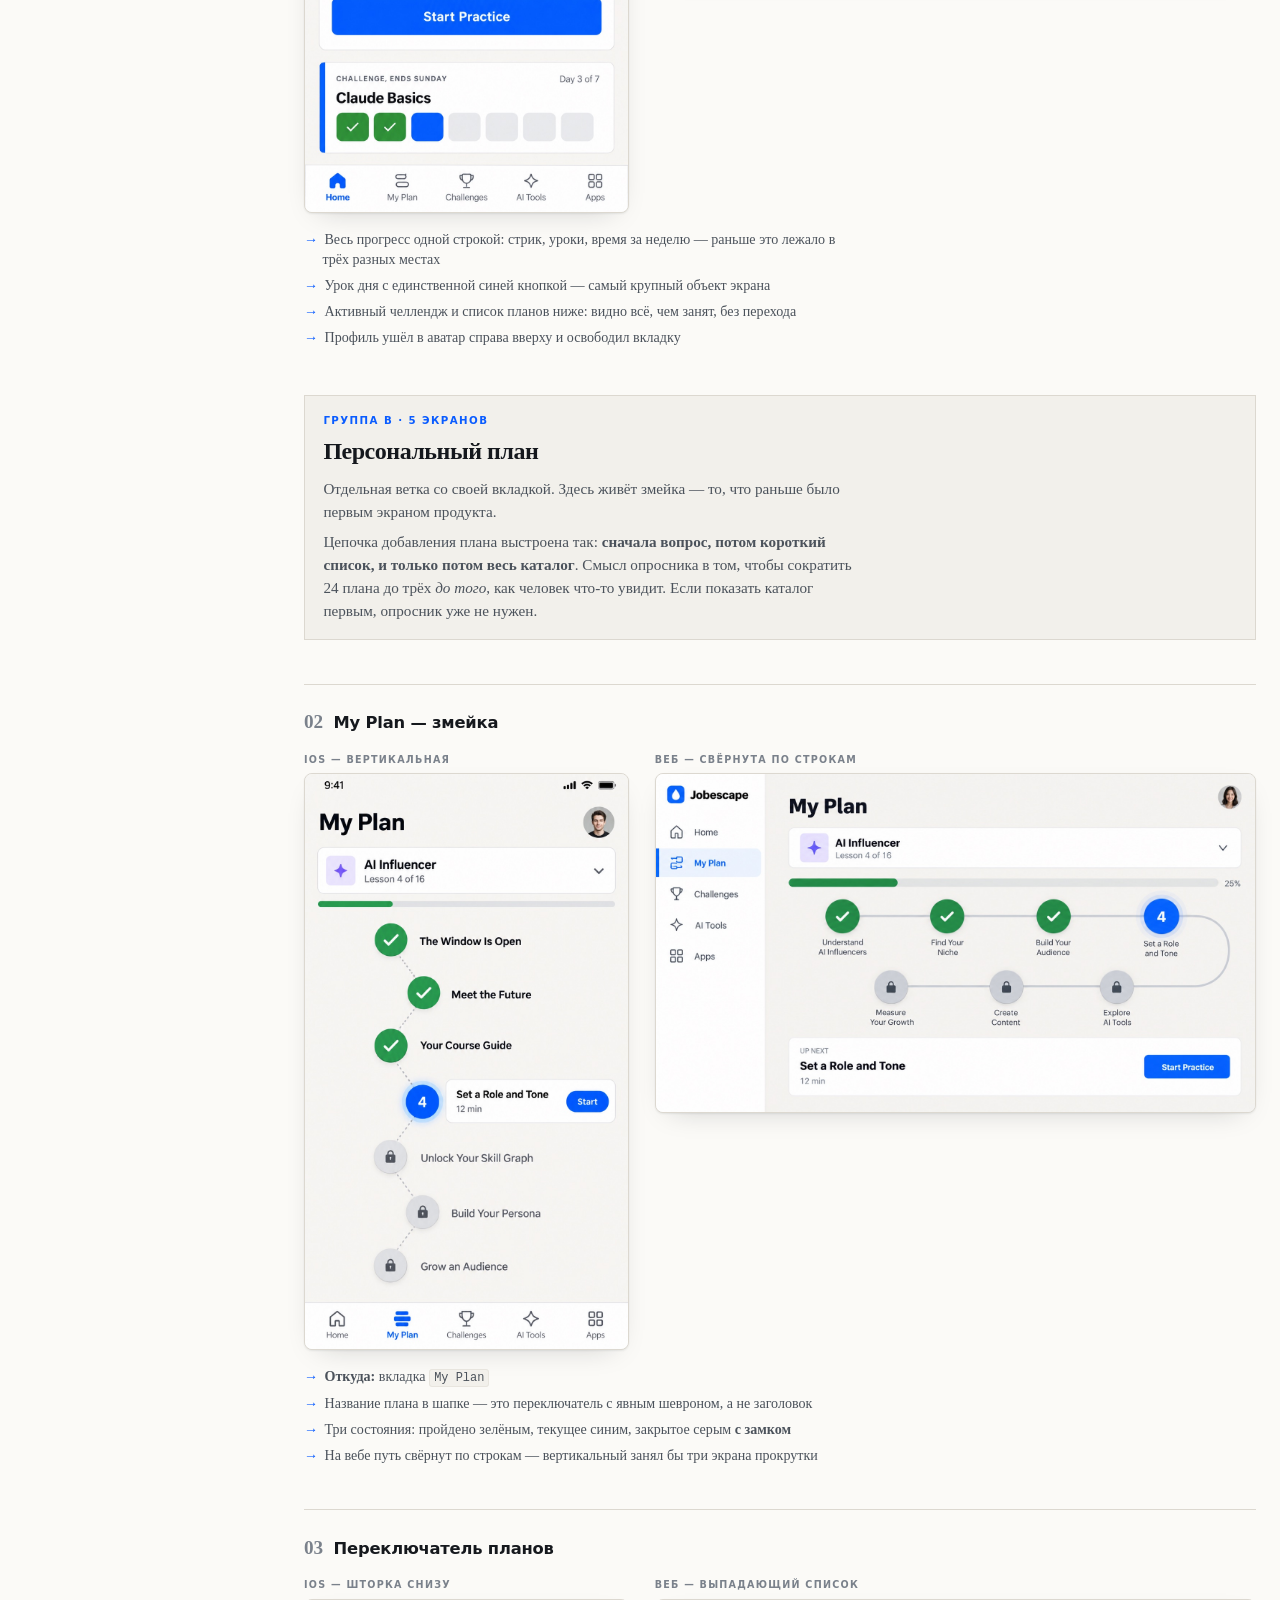
<file: ux-ui.html>
<!doctype html>
<html lang="ru">
<head>
<meta charset="utf-8">
<meta name="viewport" content="width=device-width,initial-scale=1">
<title>UX / UI · Jobescape</title>
<link rel="stylesheet" href="assets/doc.css">
<link rel="stylesheet" href="assets/shell.css">
</head>
<body>

<div class="topbar">
  <button class="burger" data-nav-toggle aria-label="Меню разделов">☰</button>
  <b>UX / UI</b>
  <button class="tbtn" data-theme-toggle type="button">Система</button>
</div>
<button class="scrim" data-nav-toggle aria-label="Закрыть меню" tabindex="-1"></button>

<aside class="shell-side">
  <a class="shell-side__brand" href="index.html">
    <span class="mark"><svg viewBox="0 0 24 24" fill="none" aria-hidden="true"><path d="M12 2.5 14.3 9 21 11.3 14.3 13.6 12 20.1 9.7 13.6 3 11.3 9.7 9 12 2.5Z" fill="currentColor"/></svg> Jobescape</span>
    <span class="tag">Хакатон · решение</span>
  </a>
  <nav class="shell-side__nav">
    <div class="navgroup__label">Презентация</div>
    <a class="navlink" href="index.html"><span class="n">·</span><span>Обзор</span></a>
    <div class="navgroup__label">Решение по трекам</div>
    <a class="navlink is-current" href="ux-ui.html"><span class="n">01</span><span>UX / UI</span></a>
    <div class="subnav">
      <a class="sublink" href="#t"><span class="n">01</span><span>Типографика</span></a>
      <a class="sublink" href="#c"><span class="n">02</span><span>Цвета</span></a>
      <a class="sublink" href="#m"><span class="n">03</span><span>Маскот</span></a>
      <a class="sublink" href="#mk"><span class="n">04</span><span>Ментор</span></a>
      <a class="sublink" href="#ia"><span class="n">05</span><span>Архитектура</span></a>
      <a class="sublink" href="#s"><span class="n">06</span><span>Все экраны</span></a>
      <a class="sublink" href="#nv"><span class="n">07</span><span>Навигатор</span></a>
    </div>
    <a class="navlink" href="lessons.html"><span class="n">02</span><span>Уроки</span></a>
    <a class="navlink" href="bugs.html"><span class="n">03</span><span>Баги</span></a>
    <a class="navlink" href="money.html"><span class="n">04</span><span>Монетизация</span></a>
  </nav>
  <div class="shell-side__foot">
    <span>Тема</span>
    <button class="tbtn" data-theme-toggle type="button">Система</button>
  </div>
</aside>

<main class="main">
<article class="doc">
<div class="wrap">
  <header class="phead">
    <div class="brow"><span class="d"></span><span>Jobescape · итоговое решение</span><span>UX / UI</span><span>US · CA · UK</span><span>ЦА 45+</span></div>
    <h1>Типографика, цвет, маскот, расположение</h1>
    <p class="sub">Что меняем в продукте и почему. Каждый раздел устроен одинаково: сначала <b>гипотеза</b> — что предлагаем. Потом <b>аргументы</b> — почему это сработает. Потом <b>список правок</b> с объяснением к каждой. В конце — <b>все экраны продукта</b> в обеих версиях.</p>
  </header>

  <dl class="tiles">
      <div><dt>Экранов</dt><dd>17</dd></div>
      <div><dt>Макетов</dt><dd>34</dd></div>
      <div><dt>Токенов цвета</dt><dd>10</dd></div>
      <div><dt>Состояний маскота</dt><dd>6</dd></div>
      <div><dt>Аргументов</dt><dd>37</dd></div>
  </dl>

  <h3>На чём стоят решения</h3>
  <p class="line">Ни одно решение здесь не «потому что красивее». За каждым стоит
    аргумент — их 37, и у каждого помечен источник. Опор четыре.</p>
  <div class="args">
    <div><h4><i>01</i>Как видит глаз после сорока</h4>
      <p>Возрастная дальнозоркость начинается примерно в сорок, к пятидесяти есть
        почти у всех; вместе с ней слабеет способность различать близкие оттенки.
        Отсюда кегль 17 px, заголовки размером, а не жирностью, и запрет различать
        состояния парой «синий / зелёный».</p>
      <span class="src">физиология зрения</span></div>
    <div><h4><i>02</i>Когнитивная психология и законы интерфейса</h4>
      <p>Закон Хика, закон Фиттса, закон Якоба, эффект фон Ресторфф, эффект близкой
        цели, нежелание терять накопленное, постепенное раскрытие. Ими объясняются
        и один акцент на экран, и то, почему навигатор ведёт по одному шагу.</p>
      <span class="src">законы UX</span></div>
    <div><h4><i>03</i>Нормы, а не вкус</h4>
      <p>WCAG 1.4.3 требует минимум 4.5 : 1 на текст — в США, Канаде и Англии за это
        судятся по ADA, AODA и Equality Act. Плюс рекомендации Apple HIG, Material
        и исследования NN/g по чтению и движениям глаз.</p>
      <span class="src">WCAG · ADA · AODA</span></div>
    <div><h4><i>04</i>Рынок и ручной проход</h4>
      <p>Что уже работает на этой аудитории: Duolingo, Headspace, Amazon. И то, что
        мы увидели сами, пройдя продукт руками как платящий пользователь.</p>
      <span class="src">примеры и наблюдения</span></div>
  </div>
  <p class="line">У каждого аргумента снизу плашка с источником — закон,
    исследование, норма или наше наблюдение. Где мы не уверены, так и написано:
    формулировку про ИИ-ментора для США и Англии стоит показать юристу.</p>

<nav class="snav">
  <a href="#t"><span class="n">01</span> Типографика</a>
  <a href="#c"><span class="n">02</span> Цвета</a>
  <a href="#m"><span class="n">03</span> Маскот</a>
  <a href="#mk"><span class="n">04</span> Ментор</a>
  <a href="#ia"><span class="n">05</span> Архитектура</a>
  <a href="#s"><span class="n">06</span> Все экраны</a>
  <a href="#nv"><span class="n">07</span> Навигатор</a>
</nav>






<!-- ═══════════ 01 ТИПОГРАФИКА ═══════════ -->
<section class="blk" id="t">
  <div class="hd"><span class="n">01</span><h2>Типографика</h2></div>

  <div class="hyp">
    <span class="tg">Гипотеза</span>
    <p>Берём два шрифта вместо одного. <b>Inter</b> — для кнопок, меню и карточек.
      <b>Source Serif 4</b> — для текста урока. Основной текст поднимаем с 15 до <b>17 px</b>.
      Заголовки отличаем <b>размером, а не жирностью</b>. Шрифта меньше 15 px в продукте
      не остаётся. Кнопку «увеличить шрифт» достаём из настроек и вешаем на экран урока.</p>
    <div class="eff"><b>Что должно вырасти</b>
      Больше людей будут дочитывать урок до конца. Как проверим: посчитаем тех, кто увеличил
      шрифт, и сравним, как часто они доходят до конца урока.</div>
  </div>

  <figure class="plate">
    <img src="art/type-specimen.jpg" alt="Образец: гротеск чернилами слева, антиква янтарём справа, внизу ряд кеглей 40 32 24 20 17 15" width="1100" height="619">
    <figcaption><b>Два шрифта, две роли.</b> Слева без засечек — для кнопок и меню.
      Справа с засечками — для текста урока. Внизу все размеры, которые остаются в продукте.</figcaption>
  </figure>

  <h3>Почему именно эти шрифты и этот кегль</h3>
  <div class="args">
    <div><h4><i>01</i>После сорока глаз хуже фокусируется вблизи</h4>
      <p>Это возрастная дальнозоркость: начинается примерно в сорок, к пятидесяти есть почти
        у всех. Вместе с ней слабеет способность различать близкие оттенки. Исследователи NN/g
        проверяли это на людях старше 55 и советуют: шрифт не меньше 16 px, никакого
        светло-серого текста, абзацы не по центру. Мы берём 17 px — их минимум плюс запас.</p>
      <span class="src">NN/g · Apple HIG · Material</span></div>
    <div><h4><i>02</i>Размер работает лучше жирности</h4>
      <p>Жирный шрифт заметен за счёт толщины линий. А различать тонкую разницу в толщине глаз
        с возрастом перестаёт раньше всего остального. Размер же читается по форме буквы — это
        не теряется. Поэтому заголовок у нас <em>крупнее</em>, а не просто жирнее.</p>
      <span class="src">контрастная чувствительность</span></div>
    <div><h4><i>03</i>Разницу меньше 20% глаз не замечает</h4>
      <p>Люди читают страницу по траектории в форме буквы F: сначала заголовки, потом начала
        строк. Но заголовок попадёт в этот маршрут, только если он явно крупнее текста.
        Сейчас «Our apps» и «AI for kids» отличаются на 3 пикселя — глаз их не разделяет.</p>
      <span class="src">NN/g, движения глаз</span></div>
    <div><h4><i>04</i>Почему Inter</h4>
      <p>Широко открытые буквы и крупные строчные — их легче узнавать. Настройка
        <code>cv05</code> добавляет хвостик букве <code>l</code>, чтобы её не путали с
        <code>I</code> и <code>1</code>. Настройка <code>tnum</code> делает цифры одинаковой
        ширины. Люди здесь работают с названиями моделей и кодами, где одна перепутанная
        буква ломает всё.</p>
      <span class="src">разборчивость знаков</span></div>
    <div><h4><i>05</i>Почему в уроке шрифт с засечками</h4>
      <p>На современных экранах читаются одинаково и с засечками, и без. Осталась привычка:
        в США и Англии с засечками набраны New York Times, The Guardian, The Economist. Такой
        шрифт читается как «это написал человек, который разбирается». Плюс сразу видно,
        где читаешь, а где нажимаешь.</p>
      <span class="src">привычка к изданиям</span></div>
    <div><h4><i>06</i>Почему Заголовки С Большой Буквы</h4>
      <p>Так требует руководство Apple для кнопок и пунктов меню. И так привыкли наши
        пользователи: они двадцать лет работают в Windows и Office, где это стандарт.</p>
      <span class="src">закон Якоба · Apple HIG</span></div>
  </div>

  <h3>Шкала — образцы в реальном размере</h3>
  <div class="spec">
    <div class="r"><div class="l">Display<b>40 / 1.15 · 700</b></div><div class="s t40">Master one skill per course</div></div>
    <div class="r"><div class="l">H1<b>32 / 1.20 · 700</b></div><div class="s t32">Your Daily Challenges</div></div>
    <div class="r"><div class="l">H2<b>24 / 1.25 · 600</b></div><div class="s t24">Our Apps</div></div>
    <div class="r"><div class="l">H3<b>20 / 1.30 · 600</b></div><div class="s t20">Resume Builder</div></div>
    <div class="r"><div class="l">Body<b>17 / 1.55 · 400</b></div><div class="s t17">Standalone AI tools for finished projects — from resumes to music and visuals.</div></div>
    <div class="r"><div class="l">Caption<b>15 / 1.40 · 500</b></div><div class="s t15">7 lessons · 15 min a day</div></div>
    <div class="r"><div class="l">Тело урока<b>19 / 1.60 · serif</b></div><div class="s tsr">A prompt is not a command — it is a brief. The more context you hand the model, the less you rewrite afterwards.</div></div>
  </div>

  <h3>Решение по пунктам</h3>
  <ul class="rl">
    <li class="hdr"><b>Что</b><span>Решение</span><span>Почему</span></li>
    <li><b>Минимальный размер</b><span>15 px. Всё, что мельче, — убрать или увеличить.</span><span class="why">Мельче 15 px человек 45+ текст не читает — он его просто пропускает. Сейчас подписи под сертификатом набраны 11 px серым по серому.</span></li>
    <li><b>Основной текст</b><span>17 px, расстояние между строками 1.55.</span><span class="why">Apple и Google советуют минимум 16 px для обычных людей. Для нашей аудитории берём с запасом.</span></li>
    <li><b>Заголовки</b><span>Отличаются размером, каждая ступень крупнее на четверть.</span><span class="why">Жирность держится на толщине линий, а её глаз с возрастом перестаёт различать раньше, чем размер.</span></li>
    <li><b>Большие буквы</b><span>Меню и кнопки — <em>Каждое Слово С Большой</em>. Описания — обычным текстом.</span><span class="why">Так требует Apple, и так привыкли пользователи по Windows и Office. Сейчас в одном списке ассистентов два разных правила.</span></li>
    <li><b>Длина строки</b><span>60–70 знаков. Всё длиннее одной строки — по левому краю.</span><span class="why">Когда текст по центру, каждая строка начинается в новом месте, и глаз не знает, куда возвращаться.</span></li>
    <li><b>Кнопка размера</b><span>Три буквы <code>A A A</code> (17 / 19 / 22 px) всегда видны в шапке урока. Выбор сохраняется для всех курсов.</span><span class="why">Для 45+ это не настройка, а условие: если шрифт мелкий, человек просто уходит. Спрятанное за два нажатия для них всё равно что отсутствует.</span></li>
    <li><b>iOS</b><span>Подхватывать системный размер текста сразу.</span><span class="why">Если человек уже увеличил текст в настройках телефона — приложение должно это принять само. Бесплатно и решает большую часть проблемы.</span></li>
    <li><b>Два английских</b><span>Американский и британский — отдельно, а не один «English».</span><span class="why"><code>resume</code> и <code>CV</code> — разные документы в разных странах. Сейчас продукт ошибается для обеих стран сразу, на одном экране.</span></li>
  </ul>
</section>

<!-- ═══════════ 02 ЦВЕТА ═══════════ -->
<section class="blk" id="c">
  <div class="hd"><span class="n">02</span><h2>Цвета</h2></div>

  <div class="hyp">
    <span class="tg">Гипотеза</span>
    <p>Сейчас синим покрашено всё подряд, поэтому кнопку не найти глазами. Снимаем синий
      <b>со всего, что не является действием</b>: иконки уходят в графит, вторичные кнопки —
      в серую обводку, активный пункт меню — в светлую заливку с полосой. После этого
      <b>синий <code>#0A5CFF</code> остаётся единственным цветным пятном на экране</b> —
      и это кнопка. Фон меняем с холодного серого на тёплый <code>#F6F4F1</code>,
      у карточек появляется заметная рамка.</p>
    <div class="eff"><b>Что должно вырасти</b>
      Больше людей будут нажимать главную кнопку. Заодно закроем нарушение норм доступности:
      сейчас белый текст на синих кнопках даёт 3.7 к 1 и проверку не проходит.</div>
  </div>

  <h3>Почему именно так</h3>
  <div class="args">
    <div><h4><i>01</i>Заметно то, что одно такое</h4>
      <p>Выделяющийся элемент бросается в глаза — но только пока он один. Сейчас синий это
        и кнопка, и активный пункт меню, и иконки, и ссылки, и значки, и полоска прогресса,
        и фон баннера. Когда цветом залито 40% экрана, выделять им уже нечего.</p>
      <span class="src">эффект фон Ресторфф</span></div>
    <div><h4><i>02</i>Мы пробовали янтарный и отказались</h4>
      <p>Логика была верная: отдельный цвет действия сильнее выделяется, и у Amazon кнопка
        покупки именно янтарная. Но <code>#C2410C</code> в интерфейсе слишком близок к
        ошибочному <code>#C5221F</code> — человек видит красноватую кнопку и настораживается.
        Поэтому решаем ту же задачу иначе: не добавляем цвет, а <em>убираем</em> его отовсюду,
        кроме действия.</p>
      <span class="src">ассоциация с ошибкой</span></div>
    <div><h4><i>03</i>Цвет работает не сам по себе, а к месту</h4>
      <p>Исследование Сингха: до 62–90% первого впечатления о продукте — это цвет. Но работает
        не «значение оттенка», а то, подходит ли цвет к ситуации. Поэтому мы объясняем каждый
        цвет его ролью, а не формулой «оранжевый = энергия» из картинок в интернете.</p>
      <span class="src">Singh, 2006</span></div>
    <div><h4><i>04</i>Синий безопасен, но ничем не отличает</h4>
      <p>Исследование Хэллока: синий меньше всех раздражает — в любом возрасте и у любого пола.
        Но ровно поэтому он и не запоминается. Пусть синий отвечает за действие,
        а отличаться будем тёплым фоном и антиквой в контенте.</p>
      <span class="src">Hallock</span></div>
    <div><h4><i>05</i>С возрастом глаз желтеет</h4>
      <p>Хрусталик мутнеет — синий и фиолетовый выглядят тусклее, а синий и зелёный в тёмных
        оттенках сливаются. Отсюда запрет: не различать состояния парой «синий / зелёный»
        в мелких элементах, всегда добавлять форму или значок.</p>
      <span class="src">возрастные изменения зрения</span></div>
    <div><h4><i>06</i>Контраст — это не красота, а закон</h4>
      <p>Белый текст на нынешнем синем <code>#0A84FF</code> даёт 3.7 к 1. Серый текст на сером
        фоне — 3.0 к 1. Норма — минимум 4.5 к 1. В США, Канаде и Англии за это судятся:
        там действуют ADA, AODA и Equality Act.</p>
      <span class="src">WCAG 1.4.3 · ADA · AODA</span></div>
  </div>

  <h3>Токены — все контрасты посчитаны</h3>
  <div class="sw">
    <div><div class="f" style="background:#F6F4F1;"><span style="color:#15181D;">60%</span></div>
      <div class="i"><div class="r">Фон</div><div class="h">#F6F4F1</div><div class="u">Тёплый нейтрал</div></div></div>
    <div><div class="f" style="background:#FFFFFF;box-shadow:inset 0 0 0 1px #CFD3DA;"><span style="color:#15181D;">Surface</span></div>
      <div class="i"><div class="r">Карточка</div><div class="h">#FFFFFF</div><div class="u">Всегда с видимой рамкой</div></div></div>
    <div><div class="f" style="background:#16191D;"><span style="color:#fff;">17.6 : 1</span></div>
      <div class="i"><div class="r">Текст</div><div class="h">#16191D</div><div class="u">Заголовки, body</div></div></div>
    <div><div class="f" style="background:#4C535C;"><span style="color:#fff;">7.8 : 1</span></div>
      <div class="i"><div class="r">Текст 2</div><div class="h">#4C535C</div><div class="u">Описания · AAA</div></div></div>
    <div><div class="f" style="background:#0A5CFF;"><span style="color:#fff;">5.3 : 1</span></div>
      <div class="i"><div class="r">Действие</div><div class="h">#0A5CFF</div><div class="u">Одна кнопка на экран</div></div></div>
    <div><div class="f" style="background:#1B7F3B;"><span style="color:#fff;">5.1 : 1</span></div>
      <div class="i"><div class="r">Успех</div><div class="h">#1B7F3B</div><div class="u">Прогресс, стрик, пройдено</div></div></div>
    <div><div class="f" style="background:#6B4FD8;"><span style="color:#fff;">5.6 : 1</span></div>
      <div class="i"><div class="r">Премиум</div><div class="h">#6B4FD8</div><div class="u">Платное и закрытое</div></div></div>
    <div><div class="f" style="background:#C5221F;"><span style="color:#fff;">5.8 : 1</span></div>
      <div class="i"><div class="r">Ошибка</div><div class="h">#C5221F</div><div class="u">Только ошибки</div></div></div>
    <div><div class="f" style="background:#7D848E;"><span style="color:#fff;">3.4 : 1</span></div>
      <div class="i"><div class="r">Рамка UI</div><div class="h">#7D848E</div><div class="u">Поля, вторичные кнопки</div></div></div>
    <div><div class="f" style="background:#CFD3DA;"><span style="color:#15181D;">1.4 : 1</span></div>
      <div class="i"><div class="r">Рамка карточки</div><div class="h">#CFD3DA</div><div class="u">Только разделение</div></div></div>
  </div>

  <h3>Решение по пунктам</h3>
  <ul class="rl">
    <li class="hdr"><b>Что</b><span>Решение</span><span>Почему</span></li>
    <li><b>Синий</b><span>Только главное действие и активный пункт меню. <em>Не больше одной синей кнопки на экране.</em></span><span class="why">Вторая синяя кнопка убивает первую. Один акцент на экран — единственный способ его сохранить.</span></li>
    <li><b>Вторичные кнопки</b><span>Серая обводка <code>#7D848E</code>, тёмный текст, значок слева.</span><span class="why">Так <code>Read</code> и <code>Listen</code> не спорят с <code>Start Practice</code>, а значок даёт второй признак помимо текста.</span></li>
    <li><b>Зелёный</b><span>Прогресс, стрик, пройденные уроки. Одинаково на сайте и в приложении.</span><span class="why">Сейчас кружки уроков синие на сайте и зелёные в приложении. Одно и то же, а выглядит по-разному.</span></li>
    <li><b>Фиолетовый</b><span>Платное и закрытое, с замком и подписью «откроется после урока 3».</span><span class="why">Сейчас «сломалось», «ещё не открыто» и «за деньги» — один и тот же серый. Три ситуации, один сигнал.</span></li>
    <li><b>Красный</b><span>Только ошибки. С кнопки выхода снять.</span><span class="why">Сейчас самое яркое пятно в меню — кнопка выхода. Внимание притягивает то, что нужно реже всего.</span></li>
    <li><b>Состояния</b><span>Всегда цвет плюс значок или форма.</span><span class="why">8% мужчин не различают цвета, плюс с возрастом синий и зелёный сливаются.</span></li>
    <li><b>Рамки</b><span><code>#CFD3DA</code> для разделения, <code>#7D848E</code> там, где рамка и есть кнопка или поле.</span><span class="why">Норма требует отличия минимум в 3 раза. Сейчас рамка <code>#EEEEEE</code> на фоне <code>#F5F5F5</code> отличается в 1.06 раза — то есть не отличается.</span></li>
    <li><b>Фон и карточки</b><span>Фон тёплый <code>#F6F4F1</code>, карточка белая с рамкой и лёгкой тенью.</span><span class="why">Сейчас белая карточка на сером фоне отличается в 1.09 раза. Глаз видит одно серое поле, а не карточки.</span></li>
    <li><b>Тёмная тема</b><span>Обязательна, на тех же цветах.</span><span class="why">Телефон включает её сразу во всех приложениях. То, что остаётся светлым, выглядит недоделанным.</span></li>
  </ul>
</section>

<!-- ═══════════ 03 МАСКОТ ═══════════ -->
<section class="blk" id="m">
  <div class="hd"><span class="n">03</span><h2>Маскот — Esco</h2></div>

  <div class="hyp">
    <span class="tg">Гипотеза</span>
    <p>Добавляем персонажа — <b>Esco</b>. Это <b>искра</b>, выросшая из логотипа Jobescape,
      в шести состояниях. Он не декорация, а <b>система реакций</b>: появляется в пустых
      экранах, в онбординге, при генерации ответа, при завершении урока и когда стрик
      под угрозой.</p>
    <div class="eff"><b>Что должно вырасти</b>
      Больше людей вернутся на следующий день и после пропуска. Как проверим: посмотрим,
      сколько человек вернулось после напоминания о стрике.</div>
  </div>

  <figure class="plate">
    <img src="art/esco-sheet.jpg" alt="Шесть состояний маскота Esco: idle, pointing, celebrating, thinking, concerned, explaining" width="1100" height="277">
    <figcaption><b>Канонический контур.</b> Отрисован кодом из SVG-пути, а не подобран на глаз —
      форма, пропорции и посадка глаз одинаковы во всех состояниях.</figcaption>
  </figure>

  <h3>Почему маскот и почему именно такой</h3>
  <div class="args">
    <div><h4><i>01</i>Duolingo держит людей не картинкой, а реакцией</h4>
      <p>Сова работает не потому, что нарисована. Она работает потому, что отвечает на твои
        действия: радуется, расстраивается, ждёт. Плюс включается нежелание терять то, что уже
        накопил. Неподвижный персонаж в углу не даёт ничего.</p>
      <span class="src">нежелание терять накопленное</span></div>
    <div><h4><i>02</i>Почему не зверёк</h4>
      <p>Сова = школа = детство. У абстрактной фигуры такой привязки нет. Опасение, что
        персонаж сделает продукт несерьёзным, верное — но решается оно выбором формы,
        а не отказом от персонажа.</p>
      <span class="src">что считывается как «детское»</span></div>
    <div><h4><i>03</i>У взрослых платных продуктов маскоты есть</h4>
      <p><b>Headspace</b> — медитация, аудитория 30–55, персонажи абстрактные кляксы, и детским
        его никто не считает. <b>Mailchimp</b> — сервис для бизнеса. <b>GEICO</b> и
        <b>Progressive</b> — страхование, а это серьёзнее обучения.</p>
      <span class="src">примеры рынка США и Англии</span></div>
    <div><h4><i>04</i>Почему именно искра</h4>
      <p>Искра — общепринятый значок ИИ, и она уже есть в продукте: на иконке AI Tools и рядом
        с названием модели. Персонаж работает на узнавание бренда, а не живёт отдельно.
        И одинаково читается в 16 пикселей в уведомлении и на весь экран.</p>
      <span class="src">экономия на узнавании</span></div>
    <div><h4><i>05</i>Почему его нет на экране оплаты</h4>
      <p>Там решается вопрос денег и доверия. Персонаж снижает серьёзность ровно в той точке,
        где человек 45+ и так максимально насторожен. Запрет на эту зону — и есть ответ
        на риск «маскот всё испортит».</p>
      <span class="src">уместность по ситуации</span></div>
    <div><h4><i>06</i>Сколько это стоит</h4>
      <p>Шесть неподвижных SVG и две анимации. День работы иллюстратора, полдня разработчика.
        Менять фирменный стиль не нужно: фигура вырастает из логотипа, а не заменяет его.</p>
      <span class="src">объём работ</span></div>
  </div>

  <h3>Шесть состояний — живые</h3>
  <p class="line">Не картинки, а движение. Ниже маскот анимирован так, как он будет вести себя
    в продукте: петли короткие, амплитуда небольшая, ничего не крутится бесконечно на виду.
    При включённой системной настройке «меньше движения» всё замирает.</p>

  <div class="esco">
    <div>
      <div class="stage">
        <svg viewBox="0 0 100 100" role="img" aria-label="Esco idle">
          <g class="a-float">
            <path d="M50 3C50 29 71 50 97 50C71 50 50 71 50 97C50 71 29 50 3 50C29 50 50 29 50 3Z" fill="#0A5CFF"/>
            <g class="a-eye"><ellipse cx="42" cy="46" rx="4.2" ry="5" fill="#fff"/><ellipse cx="58" cy="46" rx="4.2" ry="5" fill="#fff"/></g>
          </g>
        </svg>
      </div>
      <div class="nm">idle</div>
      <div class="ds">Пустые экраны, онбординг</div>
      <span class="tm">Плавает и моргает</span>
    </div>

    <div>
      <div class="stage">
        <svg viewBox="0 0 100 100" role="img" aria-label="Esco pointing">
          <g class="a-lean">
            <path d="M50 3C50 29 71 50 97 50C71 50 50 71 50 97C50 71 29 50 3 50C29 50 50 29 50 3Z" fill="#0A5CFF"/>
            <ellipse cx="46" cy="44" rx="4.2" ry="5" fill="#fff"/><ellipse cx="62" cy="44" rx="4.2" ry="5" fill="#fff"/>
          </g>
          <path class="a-jab" d="M78 74L96 82L78 90Z" fill="#C2410C"/>
        </svg>
      </div>
      <div class="nm">pointing</div>
      <div class="ds">Навигатор — одна цель за раз</div>
      <span class="tm">Наклон и толчок к цели</span>
    </div>

    <div>
      <div class="stage">
        <svg viewBox="0 0 100 100" role="img" aria-label="Esco celebrating">
          <circle class="a-c1" cx="16" cy="40" r="3.5" fill="#1B7F3B"/>
          <circle class="a-c2" cx="84" cy="42" r="3" fill="#0A5CFF"/>
          <circle class="a-c3" cx="70" cy="34" r="2.5" fill="#6B4FD8"/>
          <g class="a-bounce">
            <path d="M50 8C50 32 70 52 94 52C70 52 50 72 50 96C50 72 30 52 6 52C30 52 50 32 50 8Z" fill="#C2410C"/>
            <path d="M37 47L42 42L47 47" stroke="#fff" stroke-width="4" fill="none" stroke-linecap="round"/>
            <path d="M53 47L58 42L63 47" stroke="#fff" stroke-width="4" fill="none" stroke-linecap="round"/>
          </g>
        </svg>
      </div>
      <div class="nm">celebrating</div>
      <div class="ds">Урок, стрик, сертификат</div>
      <span class="tm">Подпрыгивает, летит конфетти</span>
    </div>

    <div>
      <div class="stage">
        <svg viewBox="0 0 100 100" role="img" aria-label="Esco thinking">
          <g class="a-sway">
            <path d="M50 14C50 38 69 57 93 57C69 57 50 76 50 100C50 76 31 57 7 57C31 57 50 38 50 14Z" fill="#0A5CFF"/>
            <ellipse cx="43" cy="53" rx="3" ry="3.6" fill="#fff"/><ellipse cx="57" cy="53" rx="3" ry="3.6" fill="#fff"/>
          </g>
          <circle class="a-d1" cx="66" cy="16" r="3.4" fill="#0A5CFF"/>
          <circle class="a-d2" cx="78" cy="10" r="4.2" fill="#0A5CFF"/>
          <circle class="a-d3" cx="91" cy="6" r="5" fill="#0A5CFF"/>
        </svg>
      </div>
      <div class="nm">thinking</div>
      <div class="ds">Генерация ответа в чате</div>
      <span class="tm">Качается, точки бегут по очереди</span>
    </div>

    <div>
      <div class="stage">
        <svg viewBox="0 0 100 100" role="img" aria-label="Esco concerned">
          <g class="a-sink">
            <path d="M50 12C50 36 69 55 93 55C69 55 50 74 50 98C50 74 31 55 7 55C31 55 50 36 50 12Z" fill="#7D848E"/>
            <ellipse cx="42" cy="52" rx="3.4" ry="4" fill="#fff"/><ellipse cx="58" cy="52" rx="3.4" ry="4" fill="#fff"/>
            <path d="M42 66Q50 61 58 66" stroke="#fff" stroke-width="3.4" fill="none" stroke-linecap="round"/>
          </g>
        </svg>
      </div>
      <div class="nm">concerned</div>
      <div class="ds">Стрик под угрозой</div>
      <span class="tm">Оседает и гаснет</span>
    </div>

    <div>
      <div class="stage">
        <svg viewBox="0 0 100 100" role="img" aria-label="Esco explaining">
          <g class="a-nod">
            <path d="M50 3C50 29 71 50 97 50C71 50 50 71 50 97C50 71 29 50 3 50C29 50 50 29 50 3Z" fill="#0A5CFF"/>
            <ellipse cx="42" cy="46" rx="4.2" ry="5" fill="#fff"/><ellipse cx="58" cy="46" rx="4.2" ry="5" fill="#fff"/>
          </g>
          <rect x="66" y="6" width="32" height="21" rx="6" fill="#fff" stroke="#0A5CFF" stroke-width="3"/>
          <path d="M72 26L72 35L80 26Z" fill="#fff" stroke="#0A5CFF" stroke-width="3" stroke-linejoin="round"/>
          <circle class="a-d1" cx="75" cy="17" r="2.2" fill="#0A5CFF"/>
          <circle class="a-d2" cx="82" cy="17" r="2.2" fill="#0A5CFF"/>
          <circle class="a-d3" cx="89" cy="17" r="2.2" fill="#0A5CFF"/>
        </svg>
      </div>
      <div class="nm">explaining</div>
      <div class="ds">Рядом со сложным термином</div>
      <span class="tm">Кивает, в облаке печатает</span>
    </div>
  </div>

  <p class="line"><b>У маскота своя палитра, и она не равна цветам интерфейса.</b>
    Синий — обычное состояние, янтарь <code>#C2410C</code> — внимание и радость, серый
    <code>#7D848E</code> — угасание. В интерфейсе янтарь мы отвергли, потому что кнопка такого
    цвета путается с ошибкой. Но Esco не кнопка: на него не нажимают, он ничего не запускает,
    поэтому цвет у него работает как мимика, а не как приглашение к действию.</p>

  <ul class="rl">
    <li class="hdr"><b>Что</b><span>Правило</span><span>Почему</span></li>
    <li><b>Палитра</b><span>Синий — обычное, янтарь — внимание и радость, серый — угасание.</span><span class="why">Это мимика персонажа, а не цвета интерфейса. Esco никогда не выглядит как кнопка, поэтому янтарь здесь безопасен.</span></li>
    <li><b>Длительность</b><span>1.3–3.4 секунды на петлю, плавное замедление по краям.</span><span class="why">Короче секунды движение читается как дёрганье, длиннее четырёх — как зависание.</span></li>
    <li><b>Амплитуда</b><span>Не больше 14 пикселей смещения и 6% масштаба.</span><span class="why">Крупное движение в углу экрана перетягивает внимание с кнопки, ради которой человек пришёл.</span></li>
    <li><b>Когда играет</b><span>Только пока состояние актуально: <code>thinking</code> — пока идёт ответ, <code>celebrating</code> — три секунды после урока.</span><span class="why">Бесконечная анимация на виду раздражает уже на третий заход и первой уходит в «выключить всё».</span></li>
    <li><b>Меньше движения</b><span>При системной настройке анимации не запускаются вовсе.</span><span class="why">Требование WCAG 2.3.3, и для части людей 45+ движение на периферии реально мешает читать.</span></li>
  </ul>

</section>

<!-- ═══════════ 04 МЕНТОР ═══════════ -->
<section class="blk" id="mk">
  <div class="hd"><span class="n">04</span><h2>Ментор</h2></div>

  <div class="hyp">
    <span class="tg">Гипотеза</span>
    <p>Ментор получает одно явное обещание — <b>знает каждый урок вашего плана</b> —
      и <b>подсказывает сам</b>: называет урок, на котором человек остановился,
      и предлагает открыть его. Не ждёт, пока его позовут кнопкой «Ask Mentor».</p>
    <div class="eff"><b>Что должно вырасти</b>
      Доля людей, которые вообще заговорили с ментором, и доля тех, кто вернулся
      в урок после того, как застрял.</div>
  </div>

  <figure class="plate">
    <img src="art/mark-b2.jpg" width="1100" height="619"
      alt="Карточка ментора: фото в синем кольце со значком-искрой, имя Mark, плашка AI MENTOR,
           строка «Knows every lesson in your plan. Answers any time.», кнопка Ask Mark
           и подпись «AI-generated answers. Double-check anything important.»">
    <figcaption><b>Что написано на карточке.</b> Обещание вынесено в текст —
      «Knows every lesson in your plan. Answers any time.» Рядом плашка
      <b>AI MENTOR</b> и строка «AI-generated answers», чтобы не оставалось вопроса,
      человек это или ИИ.
      <span>Аватар освежили: синее кольцо и значок-искра в углу — тот же знак,
        что у маскота. Это косметика. На решение она не влияет,
        и фото может остаться прежним.</span></figcaption>
  </figure>

  <div class="args">
    <div><h4><i>01</i>Что стоит за «знает весь план»</h4>
      <p>В диалог уходит то, что продукт и так про человека знает: какой урок открыт,
        какие пройдены, что он ответил в квизе, где ошибся в упражнении. Один и тот же
        контекст на всех экранах, а не только внутри урока.</p>
      <span class="src">контекст диалога</span></div>
    <div><h4><i>02</i>Главный барьер — не «не умею», а «стыдно переспросить»</h4>
      <p>Человеку 45+ проще закрыть приложение, чем вслух признать, что он не понял.
        Ментор, который первым говорит «вы остановились на уроке 3», снимает
        необходимость просить помощь — её уже предложили.</p>
      <span class="src">поведение 45+</span></div>
    <div><h4><i>03</i>Помощь за кнопкой не находится</h4>
      <p>При ручном проходе продукта мы сами не нашли разбор ошибки с первого раза,
        хотя искали специально: он живёт в углу, а кнопка «дальше» — в центре.
        Если ментор молчит, пока его не позовут, им не пользуются.</p>
      <span class="src">ручной проход</span></div>
    <div><h4><i>04</i>Обещание должно проверяться</h4>
      <p>«Знает каждый урок вашего плана» человек проверяет первым же вопросом.
        Поэтому оно и стоит на карточке: либо срабатывает сразу, либо сразу видно,
        что не работает.</p>
      <span class="src">проверяемость</span></div>
  </div>

  <h3>Решение по пунктам</h3>
  <ul class="rl">
    <li class="hdr"><b>Что</b><span>Решение</span><span class="why">Почему</span></li>
    <li><b>Обещание</b>
      <span>На карточке: <em>«Knows every lesson in your plan. Answers any time.»</em></span>
      <span class="why">Отвечает на настоящую боль: застрял на третьем уроке,
        а спросить некого.</span></li>
    <li><b>Первая реплика</b>
      <span>Ментор сам называет урок, на котором человек остановился,
        и предлагает его открыть.</span>
      <span class="why">Просить помощь вслух не нужно — её уже предложили.</span></li>
    <li><b>Контекст</b>
      <span>Активный урок, пройденные, ответы квиза и ошибка в упражнении —
        на всех экранах, а не только в уроке.</span>
      <span class="why">Иначе первый же ответ звучит как «не вижу ваш урок»,
        и к ментору больше не возвращаются.</span></li>
    <li><b>Разбор ошибки</b>
      <span>Появляется карточкой прямо под вопросом, а не за кнопкой в углу.</span>
      <span class="why">Самый яркий элемент на экране не должен уводить
        от обучения.</span></li>
    <li><b>Честность</b>
      <span>Плашка <em>AI MENTOR</em> и строка
        <em>«AI-generated answers. Double-check anything important.»</em></span>
      <span class="why">Человек должен понимать, с кем говорит. Формулировку
        для США и Англии стоит показать юристу.</span></li>
    <li><b>Аватар</b>
      <span>Синее кольцо и значок-искра в углу фото.</span>
      <span class="why">Связывает ментора с маскотом. Косметика —
        менять не обязательно.</span></li>
  </ul>
</section>

<!-- ═══════════ 05 АРХИТЕКТУРА ═══════════ -->
<section class="blk" id="ia">
  <div class="hd"><span class="n">05</span><h2>Архитектура</h2></div>

  <div class="hyp">
    <span class="tg">Гипотеза</span>
    <p>Главное изменение здесь — не новые разделы, а <b>новый слой</b>. Сейчас вход ведёт
      сразу в план, то есть в содержание курса. Мы ставим над ним <b>главную страницу</b>,
      которая отвечает на вопрос «что мне делать сегодня»: урок дня, стрик, активный челлендж
      и прогресс плана в одном месте. Сам план со змейкой уезжает на уровень глубже.
      Плюс сводим сайт и приложение к <b>одинаковым пяти разделам</b>.</p>
    <div class="eff"><b>Что должно вырасти</b>
      Время до первого действия за заход. Сейчас человек попадает в карту курса и должен
      сам найти, где он остановился. Больше людей дойдут до третьего урока и вернутся
      через неделю.</div>
  </div>

  <h3>Что происходит при входе</h3>
  <div class="sc">
    <table>
      <thead><tr><th></th><th>Сейчас</th><th>Предлагается</th></tr></thead>
      <tbody>
        <tr><td><strong>Первый экран</strong></td><td>сразу персональный план: змейка уроков и закрытый сертификат</td><td><strong>главная</strong>: урок дня с кнопкой, стрик, челлендж, прогресс плана</td></tr>
        <tr><td><strong>Змейка</strong></td><td>это и есть первый экран</td><td>на уровень глубже, по нажатию на прогресс</td></tr>
        <tr><td><strong>Прогресс</strong></td><td>разбросан: стрик в шапке, процент у названия плана, статистика в профиле</td><td>собран на главной одной строкой</td></tr>
        <tr><td><strong>Челленджи</strong></td><td>есть на вебе отдельным пунктом, в iOS-табах отсутствуют; у активного челленджа нет своего места</td><td>своя вкладка, активный челлендж с дедлайном наверху</td></tr>
        <tr><td><strong>Ответ на «что дальше»</strong></td><td>надо найти самому в карте курса</td><td>дан первым экраном</td></tr>
      </tbody>
    </table>
  </div>
  <p class="line"><b>Челленджи мы не добавляем — мы их переносим.</b> В продукте они уже есть:
    на вебе это пункт меню с каталогом 7 / 14 / 28 дней. Проблема в другом — начатый челлендж
    некуда положить. Он живёт в каталоге, про него не напоминают, и человек про него забывает
    на второй день.</p>

  <div class="sc">
    <table>
      <thead><tr><th>Раздел</th><th>Было</th><th>Что внутри</th></tr></thead>
      <tbody>
        <tr><td><strong>Home</strong></td><td><em>не было</em> — вход вёл сразу в план</td><td>урок дня, стрик, активный челлендж, список планов</td></tr>
        <tr><td><strong>My Plan</strong></td><td>Personal Plan / My plan</td><td>змейка курса и переключатель планов</td></tr>
        <tr><td><strong>Challenges</strong></td><td>пункт меню на вебе, в iOS-табах нет; активному челленджу негде жить</td><td>своя вкладка: активный челлендж с дедлайном и каталог 7 / 14 / 28 дней</td></tr>
        <tr><td><strong>AI Tools</strong></td><td>AI tools</td><td>Chat · Assistants · Automation · Prompt Library</td></tr>
        <tr><td><strong>Apps</strong></td><td>Apps</td><td>Resume Builder · Portfolio · 7ART · AI for Kids</td></tr>
        <tr><td><strong>Профиль</strong></td><td>вкладка в таббаре</td><td><em>аватар справа вверху</em>: статистика, настройки чтения, сертификаты</td></tr>
      </tbody>
    </table>
  </div>

  <p class="line">Вкладок по-прежнему пять: <code>Home · My Plan · Challenges · AI Tools · Apps</code>.
    Место под главную освободил <b>профиль — он уехал в аватар справа вверху</b>, как в Gmail
    и LinkedIn: открывают его редко, а вкладку он занимал зря. <b>Apps остались на первом
    уровне</b> — это монетизация, её нельзя прятать. Каталог планов вкладки не требует:
    он открывается из переключателя через <code>Add a plan</code>.</p>
  <p class="line">На вебе роль первой вкладки играет <b>логотип</b> — нажатие на него ведёт
    на главную. Это универсальная конвенция, спорить не с чем. В приложении логотип
    как навигация не работает: человек 45+ не догадается, что по нему можно нажать,
    поэтому там главной нужна вкладка.</p>

  <h3>Почему над планом нужна главная</h3>
  <div class="args">
    <div style="background:var(--paper-2);">
      <h4><i>01</i>Мини-опрос среди пользователей 45+</h4>
      <p>Перед тем как рисовать, мы спросили саму аудиторию, что она ожидает увидеть на первом
        экране. Расположение выбрано <em>по её ответам</em>, а не по нашему вкусу: люди хотят
        сначала понять, как у них дела и что делать сегодня, и только потом смотреть содержание
        курса. Это единственный аргумент здесь, который опирается не на исследования со стороны,
        а на разговор с нашими же пользователями.</p>
      <p style="margin-top:.5rem;">Опросили <b>15 человек от 40 до 60+ лет</b>.</p>
      <span class="src">собственный опрос</span>
    </div>
    <div><h4><i>02</i>Первый экран отвечает не на тот вопрос</h4>
      <p>Человек открывает приложение с вопросом «что мне делать сегодня». А получает
        содержание курса — карту всех уроков сразу. Это ответ на другой вопрос: «из чего
        состоит курс». Его тоже надо уметь задать, но не первым и не каждый день.</p>
      <span class="src">намерение при входе</span></div>
    <div><h4><i>03</i>Прогресс разбросан по трём местам</h4>
      <p>Стрик в шапке, процент рядом с названием плана, статистика в профиле, челлендж
        вообще в другом разделе. Человек не может одним взглядом понять, как у него дела.
        Главная собирает всё в одну строку и одну карточку.</p>
      <span class="src">цена переключения внимания</span></div>
    <div><h4><i>04</i>Змейка — это справочник, а не рабочий экран</h4>
      <p>Карта пути нужна раз в несколько дней: посмотреть, сколько осталось, или вернуться
        к пройденному. Урок дня нужен каждый раз. Сейчас редкое действие занимает место
        частого — поэтому змейка уезжает на уровень ниже.</p>
      <span class="src">частота против важности</span></div>
    <div><h4><i>05</i>Челленджи не добавляем, а переносим</h4>
      <p>На вебе они уже есть — каталог 7 / 14 / 28 дней. Но у <em>начатого</em> челленджа нет
        своего места: он лежит в каталоге вперемешку с теми, что ещё не начаты, про него никто
        не напоминает, и на второй день человек про него забывает. Дедлайн без напоминания
        не работает.</p>
      <span class="src">брошенные обязательства</span></div>
    <div><h4><i>06</i>План и челлендж — разные сущности</h4>
      <p>У плана свой контент и нет дедлайна. У челленджа свой контент и есть дедлайн.
        Стрик при этом сквозной и считает любую активность. Если их слить, у человека
        окажется два «урока на сегодня» и он будет выбирать в момент, когда выбирать
        не должен.</p>
      <span class="src">модель данных</span></div>
    <div><h4><i>07</i>Чем больше выбор, тем дольше решаешь</h4>
      <p>Раньше челленджи лежали внутри каталога и их не замечали. Но и шестая вкладка
        перегрузила бы меню. Решение: убрать из меню то, у чего есть другой вход
        (<code>Courses</code>), и освободить место тому, у чего входа нет.</p>
      <span class="src">закон Хика</span></div>
    <div><h4><i>08</i>Чем ближе финиш, тем сильнее тянет</h4>
      <p>Сейчас на первом экране самый крупный объект — закрытый платиновый сертификат при
        нуле процентов. Человеку показывают, как далеко идти, и не показывают, что делать
        сейчас. «Lesson 4 of 16» работает, «0%» — нет.</p>
      <span class="src">эффект близкой цели</span></div>
    <div><h4><i>09</i>Чем крупнее и ближе кнопка, тем быстрее по ней попадут</h4>
      <p>Главная кнопка должна быть самой большой и самой близкой — в телефоне это нижняя
        треть экрана. Сейчас она не крупная, не близкая и уходит за нижний край.</p>
      <span class="src">закон Фиттса</span></div>
  </div>
</section>

<!-- ═══════════ 06 ЭКРАНЫ ═══════════ -->
<section class="blk" id="s">
  <div class="hd"><span class="n">06</span><h2>Все экраны</h2></div>
  <p class="line">Семнадцать экранов, каждый в двух версиях. Данные сходятся везде: план
    <code>AI Influencer</code>, <code>Lesson 4 of 16</code>, 25%; челлендж
    <code>Claude Basics</code>, <code>Day 3 of 7</code>; стрик 3.</p>
  <p class="line">Экраны сгруппированы <b>по маршруту пользователя</b>, а не по порядку рисования.
    Внутри каждой группы указано, откуда человек туда попадает.</p>

  <div class="hyp" style="border-color:var(--warn);margin-top:1.5rem;">
    <span class="tg" style="color:var(--warn);">Как читать эти макеты</span>
    <p>Это <b>примерное видение расположения</b>, а не готовая передача в разработку.
      Макеты показывают, как логично разложить экраны, если над планом появляется главная
      страница — на структуру, а не на пиксели.</p>
    <div class="eff"><b>Что может не совпасть с продуктом</b>
      Отдельные подписи, числа и порядок карточек могут расходиться с боевыми экранами.
      Иконки и картинки здесь плоские и сдержанные, а в продукте они ярче и живее — это
      осознанное упрощение для макета, а не предложение обесцветить интерфейс.
      Часть иллюстраций сгенерирована, поэтому мелкие детали местами приблизительны.
      Источник правды по форме и цвету — разделы 01–04 выше.</div>
  </div>

  <div class="grp">
    <span class="gl">Маршрут целиком</span>
    <h3>Куда ведёт каждое нажатие</h3>
    <span class="path">
      <b>Логотип</b> или <b>вкладка Home</b> <i>→</i> <b>① Главная</b><br>
      <b>① Главная</b> <i>→</i> <b>Start Practice</b> <i>→</i> <b>⑨ Урок</b><br>
      <b>вкладка My Plan</b> <i>→</i> <b>② Змейка плана</b><br>
      <b>② Змейка</b> <i>→</i> шапка с названием плана <i>→</i> <b>③ Переключатель</b><br>
      <b>③ Переключатель</b> <i>→</i> <b>Add a plan</b> <i>→</i> <b>④ Опросник</b> <i>→</i> <b>⑤ Подобранное</b> <i>→</i> <b>⑥ Все планы</b><br>
      <b>Аватар справа вверху</b> <i>→</i> <b>⑮ Профиль</b>
    </span>
  </div>

  <div class="grp">
    <span class="gl">Группа A · 1 экран</span>
    <h3>Главная</h3>
    <p>Новый слой, которого в продукте не было. Сейчас вход ведёт сразу в план — то есть
      в содержание курса. Главная отвечает на другой вопрос: <b>«как у меня дела и что делать
      сегодня»</b>. Вход по логотипу и по первой вкладке.</p>
  </div>

  <div class="screen" style="border-top:0;padding-top:.5rem;margin-top:1rem;">
    <div class="sh"><span class="num">01</span><h4>Главная</h4><span class="tag">новый экран</span></div>
    <div class="pair">
      <div class="shot"><div class="plat">iOS</div><img src="art/v2-ios-1-home.jpg" alt="Главная, iOS" width="560" height="995" loading="lazy"></div>
      <div class="shot"><div class="plat">Веб</div><img src="art/v2-web-1-home.jpg" alt="Главная, веб" width="1100" height="619" loading="lazy"></div>
    </div>
    <ul class="ann">
      <li>Весь прогресс одной строкой: стрик, уроки, время за неделю — раньше это лежало в трёх разных местах</li>
      <li>Урок дня с единственной синей кнопкой — самый крупный объект экрана</li>
      <li>Активный челлендж и список планов ниже: видно всё, чем занят, без перехода</li>
      <li>Профиль ушёл в аватар справа вверху и освободил вкладку</li>
    </ul>
  </div>

  <div class="grp">
    <span class="gl">Группа B · 5 экранов</span>
    <h3>Персональный план</h3>
    <p>Отдельная ветка со своей вкладкой. Здесь живёт змейка — то, что раньше было первым
      экраном продукта.</p>
    <p>Цепочка добавления плана выстроена так: <b>сначала вопрос, потом короткий список,
      и только потом весь каталог</b>. Смысл опросника в том, чтобы сократить 24 плана до трёх
      <em>до того</em>, как человек что-то увидит. Если показать каталог первым, опросник
      уже не нужен.</p>
  </div>

  <div class="screen">
    <div class="sh"><span class="num">02</span><h4>My Plan — змейка</h4></div>
    <div class="pair">
      <div class="shot"><div class="plat">iOS — вертикальная</div><img src="art/v2-ios-2-myplan.jpg" alt="Змейка плана, iOS" width="560" height="995" loading="lazy"></div>
      <div class="shot"><div class="plat">Веб — свёрнута по строкам</div><img src="art/v2-web-2-myplan.jpg" alt="Змейка плана, веб" width="1100" height="619" loading="lazy"></div>
    </div>
    <ul class="ann">
      <li><b>Откуда:</b> вкладка <code>My Plan</code></li>
      <li>Название плана в шапке — это переключатель с явным шевроном, а не заголовок</li>
      <li>Три состояния: пройдено зелёным, текущее синим, закрытое серым <b>с замком</b></li>
      <li>На вебе путь свёрнут по строкам — вертикальный занял бы три экрана прокрутки</li>
    </ul>
  </div>

  <div class="screen">
    <div class="sh"><span class="num">03</span><h4>Переключатель планов</h4></div>
    <div class="pair">
      <div class="shot"><div class="plat">iOS — шторка снизу</div><img src="art/v2-ios-3-switch.jpg" alt="Переключатель планов, iOS" width="560" height="995" loading="lazy"></div>
      <div class="shot"><div class="plat">Веб — выпадающий список</div><img src="art/v2-web-3-switch.jpg" alt="Переключатель планов, веб" width="1100" height="619" loading="lazy"></div>
    </div>
    <ul class="ann">
      <li><b>Откуда:</b> нажатие на название плана в шапке</li>
      <li>Раньше это была кнопка <code>Show</code>, которая читается как «показать/скрыть», а не «сменить план»</li>
      <li>Паттерн уже стандартизирован: смена аккаунта в Gmail, профиля в Netflix, карты в банке — всегда сверху, всегда с шевроном</li>
    </ul>
  </div>

  <div class="screen">
    <div class="sh"><span class="num">04</span><h4>Опросник — шаг 1</h4><span class="tag">новый экран</span></div>
    <div class="pair">
      <div class="shot"><div class="plat">iOS</div><img src="art/v2-ios-4-quiz.jpg" alt="Опросник, iOS" width="560" height="995" loading="lazy"></div>
      <div class="shot"><div class="plat">Веб</div><img src="art/v2-web-4-quiz.jpg" alt="Опросник, веб" width="1100" height="619" loading="lazy"></div>
    </div>
    <ul class="ann">
      <li><b>Откуда:</b> кнопка <code>Add a plan</code> из переключателя</li>
      <li>Шесть карточек ролей вместо двадцати четырёх планов: человек не знает названий курсов, но точно знает, кем работает</li>
      <li>Выход для тех, кто не хочет отвечать: <code>Skip and browse all 24 plans</code></li>
    </ul>
  </div>

  <div class="screen">
    <div class="sh"><span class="num">05</span><h4>Подобранное — шаг 2</h4></div>
    <div class="pair">
      <div class="shot"><div class="plat">iOS</div><img src="art/v2-ios-5-matched.jpg" alt="Подобранные планы, iOS" width="560" height="995" loading="lazy"></div>
      <div class="shot"><div class="plat">Веб</div><img src="art/v2-web-5-matched.jpg" alt="Подобранные планы, веб" width="1100" height="619" loading="lazy"></div>
    </div>
    <ul class="ann">
      <li><b>Откуда:</b> ответ на вопрос в опроснике</li>
      <li>Три плана вместо двадцати четырёх — и сказано, почему именно эти: «Picked because you chose HR»</li>
      <li>Внизу выход в полный каталог, если ни один не подошёл</li>
    </ul>
  </div>

  <div class="screen">
    <div class="sh"><span class="num">06</span><h4>Все планы — каталог</h4></div>
    <div class="pair">
      <div class="shot"><div class="plat">iOS</div><img src="art/v2-ios-6-allplans.jpg" alt="Все планы, iOS" width="560" height="995" loading="lazy"></div>
      <div class="shot"><div class="plat">Веб</div><img src="art/v2-web-6-allplans.jpg" alt="Все планы, веб" width="1100" height="619" loading="lazy"></div>
    </div>
    <ul class="ann">
      <li><b>Откуда:</b> «browse all plans» из опросника или из подобранного</li>
      <li>Каша из 24 пунктов разобрана на группы: для работы, заработать на стороне, продвинутое</li>
      <li>Разработчики в отдельной группе — бухгалтер больше не видит <code>Claude Code</code> и не решает, что ошибся адресом</li>
      <li>Карточка продаёт результат, а не название, и у каждой цветной значок домена вместо бежевого плейсхолдера</li>
    </ul>
  </div>

  <div class="grp">
    <span class="gl">Группа C · 2 экрана</span>
    <h3>Челленджи</h3>
    <p>Челленджи мы не добавляем — они уже есть на вебе. Мы даём им <b>своё место на iOS</b>
      и дом для <em>начатого</em> челленджа: сейчас он лежит в каталоге вперемешку
      с неначатыми, про него не напоминают, и на второй день человек про него забывает.
      Дедлайн без напоминания не работает.</p>
  </div>

  <div class="screen">
    <div class="sh"><span class="num">07</span><h4>Challenges</h4></div>
    <div class="pair">
      <div class="shot"><div class="plat">iOS</div><img src="art/v2-ios-7-challenges.jpg" alt="Челленджи, iOS" width="560" height="995" loading="lazy"></div>
      <div class="shot"><div class="plat">Веб</div><img src="art/v2-web-7-challenges.jpg" alt="Челленджи, веб" width="1100" height="619" loading="lazy"></div>
    </div>
    <ul class="ann">
      <li>Активный челлендж сверху с лентой из семи дней и датой окончания</li>
      <li>Каталог с фильтром длительности снизу: начатый — синей кнопкой, остальные контурной</li>
    </ul>
  </div>

  <div class="screen">
    <div class="sh"><span class="num">08</span><h4>Внутри челленджа</h4></div>
    <div class="pair">
      <div class="shot"><div class="plat">iOS</div><img src="art/v2-ios-8-challenge.jpg" alt="Внутри челленджа, iOS" width="560" height="995" loading="lazy"></div>
      <div class="shot"><div class="plat">Веб</div><img src="art/v2-web-8-challenge.jpg" alt="Внутри челленджа, веб" width="1100" height="619" loading="lazy"></div>
    </div>
    <ul class="ann">
      <li>Свой workflow: дни, остаток, урок дня и обещание сертификата на седьмой день</li>
      <li><code>Thr</code> исправлено на <code>Thu</code>; порядок дней зависит от страны</li>
    </ul>
  </div>

  <div class="grp">
    <span class="gl">Группа D · 1 экран</span>
    <h3>Урок</h3>
    <p>Конечная точка обеих веток — и плана, и челленджа. Сюда ведёт <code>Start Practice</code>
      с главной и <code>Continue Challenge</code> из челленджа.</p>
  </div>

  <div class="screen">
    <div class="sh"><span class="num">09</span><h4>Урок — ридер</h4><span class="tag">ядро продукта</span></div>
    <div class="pair">
      <div class="shot"><div class="plat">iOS</div><img src="art/v2-ios-9-lesson.jpg" alt="Урок, iOS" width="560" height="995" loading="lazy"></div>
      <div class="shot"><div class="plat">Веб</div><img src="art/v2-web-9-lesson.jpg" alt="Урок, веб" width="1100" height="619" loading="lazy"></div>
    </div>
    <ul class="ann">
      <li><code>Read | Listen</code> и <code>A A A</code> всегда в шапке; значения хранятся в профиле и не сбрасываются при смене курса</li>
      <li>Текст антиквой, по левому краю, 60–70 знаков в строке</li>
      <li>Esco объясняет термин прямо в тексте, а не в отдельном словаре</li>
    </ul>
  </div>

  <div class="grp">
    <span class="gl">Группа E · 4 экрана</span>
    <h3>ИИ-инструменты</h3>
    <p>Четыре экрана под одной вкладкой, переключаются сегментами. К обучению отношения
      не имеют — это то, ради чего человек и учился.</p>
  </div>

  <div class="screen">
    <div class="sh"><span class="num">10</span><h4>AI Tools · Chat</h4></div>
    <div class="pair">
      <div class="shot"><div class="plat">iOS</div><img src="art/v2-ios-10-chat.jpg" alt="Чат, iOS" width="560" height="995" loading="lazy"></div>
      <div class="shot"><div class="plat">Веб</div><img src="art/v2-web-10-chat.jpg" alt="Чат, веб" width="1100" height="619" loading="lazy"></div>
    </div>
    <ul class="ann">
      <li>Счётчик получил подпись: было <code>★5</code> на вебе и <code>★999+</code> в приложении без пояснений</li>
      <li>Из поля ввода убран второй вопрос — вверху «How can I help you?», в поле «Ask anything…»</li>
    </ul>
  </div>

  <div class="screen">
    <div class="sh"><span class="num">11</span><h4>AI Tools · Assistants</h4></div>
    <div class="pair">
      <div class="shot"><div class="plat">iOS</div><img src="art/v2-ios-11-assistants.jpg" alt="Ассистенты, iOS" width="560" height="995" loading="lazy"></div>
      <div class="shot"><div class="plat">Веб</div><img src="art/v2-web-11-assistants.jpg" alt="Ассистенты, веб" width="1100" height="619" loading="lazy"></div>
    </div>
    <ul class="ann">
      <li>Названия по действию: <code>Simplifier</code> → <code>Text Simplifier</code>, <code>Email</code> → <code>Email Writer</code></li>
      <li>Регистр везде одинаковый. Было в одной сетке <code>Text summary</code> и <code>Landing Page Title</code></li>
      <li>Платное помечено фиолетовым и словом <code>Unlock</code>, а не серым, как сломанное</li>
    </ul>
  </div>

  <div class="screen">
    <div class="sh"><span class="num">12</span><h4>AI Tools · Automation</h4></div>
    <div class="pair">
      <div class="shot"><div class="plat">iOS</div><img src="art/v2-ios-12-automation.jpg" alt="Автоматизации, iOS" width="560" height="995" loading="lazy"></div>
      <div class="shot"><div class="plat">Веб</div><img src="art/v2-web-12-automation.jpg" alt="Автоматизации, веб" width="1100" height="619" loading="lazy"></div>
    </div>
    <ul class="ann">
      <li><b>Переключатель вместо кнопки <code>Open</code></b> — видно списком, что включено, без захода в каждую карточку</li>
      <li>Названия по результату: <code>Weather agent</code> → <code>Weather Brief</code>. Для 45+ «агент» — это страховой агент</li>
      <li>Состояние показано тремя способами: цвет, слово, положение переключателя</li>
    </ul>
  </div>

  <div class="screen">
    <div class="sh"><span class="num">13</span><h4>AI Tools · Prompt Library</h4></div>
    <div class="pair">
      <div class="shot"><div class="plat">iOS</div><img src="art/v2-ios-13-prompts.jpg" alt="Библиотека промптов, iOS" width="560" height="995" loading="lazy"></div>
      <div class="shot"><div class="plat">Веб</div><img src="art/v2-web-13-prompts.jpg" alt="Библиотека промптов, веб" width="1100" height="619" loading="lazy"></div>
    </div>
    <ul class="ann">
      <li>Первый ряд — рабочие сценарии. Аниме и самураи ушли в фильтр <code>Cinematic</code></li>
      <li><code>Go unlimited</code>, <code>Get unlimited access</code> и <code>Get PRO</code> → одно имя <code>Get Unlimited</code></li>
    </ul>
  </div>

  <div class="grp">
    <span class="gl">Группа F · 4 экрана</span>
    <h3>Приложения, профиль, стрик, оплата</h3>
    <p>Вне основного маршрута обучения. Профиль открывается из аватара, стрик и оплата —
      поверх содержимого, а не отдельными страницами.</p>
  </div>

  <div class="screen">
    <div class="sh"><span class="num">14</span><h4>Apps</h4></div>
    <div class="pair">
      <div class="shot"><div class="plat">iOS</div><img src="art/v2-ios-14-apps.jpg" alt="Приложения, iOS" width="560" height="995" loading="lazy"></div>
      <div class="shot"><div class="plat">Веб</div><img src="art/v2-web-14-apps.jpg" alt="Приложения, веб" width="1100" height="619" loading="lazy"></div>
    </div>
    <ul class="ann">
      <li><code>Try</code> → <code>Open</code>: кнопка говорит, что произойдёт. Раньше бледно-голубая капсула читалась как значок</li>
      <li><code>CV Builder</code> → <code>Resume Builder</code> для США — это разные документы в разных странах</li>
      <li>Детское приложение получает родительский вход и возрастную проверку — требование COPPA и Children's Code</li>
    </ul>
  </div>

  <div class="screen">
    <div class="sh"><span class="num">15</span><h4>Профиль</h4></div>
    <div class="pair">
      <div class="shot"><div class="plat">iOS</div><img src="art/v2-ios-15-profile.jpg" alt="Профиль, iOS" width="560" height="995" loading="lazy"></div>
      <div class="shot"><div class="plat">Веб</div><img src="art/v2-web-15-profile.jpg" alt="Профиль, веб" width="1100" height="619" loading="lazy"></div>
    </div>
    <ul class="ann">
      <li><b>Откуда:</b> аватар справа вверху на любом экране</li>
      <li><b>Reading Preferences живут здесь</b> и применяются ко всем курсам — так чинится баг «при смене плана пропал выбор аудио/текст»</li>
      <li>Метрики получили глаголы: было <code>Courses 0 / Lessons 16</code>, стало <code>Plans started 2 / Lessons done 16</code></li>
      <li><code>Log Out</code> серым внизу, без красного</li>
    </ul>
  </div>

  <div class="screen">
    <div class="sh"><span class="num">16</span><h4>Стрик</h4></div>
    <div class="pair">
      <div class="shot"><div class="plat">iOS — полный экран</div><img src="art/v2-ios-16-streak.jpg" alt="Стрик, iOS" width="560" height="995" loading="lazy"></div>
      <div class="shot"><div class="plat">Веб — окно поверх</div><img src="art/v2-web-16-streak.jpg" alt="Стрик, веб" width="1100" height="619" loading="lazy"></div>
    </div>
    <ul class="ann">
      <li><code>1 day streak</code> → <code>3-day streak</code>: составное определение через дефис</li>
      <li><code>Unlock today's streak</code> → кнопка прямо говорит, что надо сделать</li>
    </ul>
  </div>

  <div class="screen">
    <div class="sh"><span class="num">17</span><h4>Экран оплаты</h4><span class="tag">без маскота</span></div>
    <div class="pair">
      <div class="shot"><div class="plat">iOS</div><img src="art/v2-ios-17-paywall.jpg" alt="Оплата, iOS" width="560" height="995" loading="lazy"></div>
      <div class="shot"><div class="plat">Веб</div><img src="art/v2-web-17-paywall.jpg" alt="Оплата, веб" width="1100" height="619" loading="lazy"></div>
    </div>
    <ul class="ann">
      <li>Цена в валюте рынка и без <code>.00</code>: длинное число воспринимается как более дорогое</li>
      <li>Возврат, рейтинг App Store и юридический адрес — на экране, а не в подвале</li>
      <li>«Lifetime» расшифровано: без подписки, без автосписаний, карта не сохраняется</li>
      <li>Esco здесь запрещён — на экране денег работает только серьёзный тон</li>
    </ul>
  </div>

</section>

<!-- ═══════════ 07 НАВИГАТОР ═══════════ -->
<section class="blk" id="nv">
  <div class="hd"><span class="n">07</span><h2>Навигатор</h2></div>

  <div class="hyp">
    <span class="tg">Гипотеза</span>
    <p>Вместо обычного обучающего тура — <b>подсказчик, который живёт в продукте постоянно</b>.
      Одна цель за раз. Следующий шаг только после того, как сделан предыдущий. Четыре шага
      за три захода. И кнопка «показать ещё раз» доступна всегда. Второй этап —
      <b>расширение для браузера</b>, которое ведёт человека прямо в ChatGPT или Claude,
      когда он делает задание.</p>
    <div class="eff"><b>Что должно вырасти</b>
      Больше людей дойдут до конца первого урока в первый же заход. Судя по экрану с нулём
      процентов и кнопкой под нижним краем, сейчас теряется больше всего именно здесь.</div>
  </div>

  <div class="args">
    <div><h4><i>01</i>Обычный тур пролистывают</h4>
      <p>Подсказки подряд показывают то, что человеку прямо сейчас не нужно. Информация
        не цепляется, потому что её не к чему привязать. Работает наоборот: одна подсказка
        в тот момент, когда задача уже возникла.</p>
      <span class="src">как запоминается новое</span></div>
    <div><h4><i>02</i>Убираем выбор совсем</h4>
      <p>Чем больше вариантов, тем дольше человек решает. Если затемнить весь экран кроме
        одной кнопки, решать нечего — надо просто нажать. А значит и ошибиться невозможно.</p>
      <span class="src">закон Хика</span></div>
    <div><h4><i>03</i>По одному шагу за раз</h4>
      <p>Четыре шага за три захода, а не десять за один. Следующий показываем тогда, когда
        предыдущий уже стал привычкой. Иначе они мешают друг другу.</p>
      <span class="src">постепенное раскрытие</span></div>
    <div><h4><i>04</i>Главная проблема 45+ — не «не умею»</h4>
      <p>А «стыдно переспросить». Кнопка «покажи, где что», доступная всегда и ни к чему
        не обязывающая, снимает этот страх напрямую. Она важнее, чем сам тур.</p>
      <span class="src">страх выглядеть глупо</span></div>
    <div><h4><i>05</i>Почему расширение</h4>
      <p>Главная дыра в обучении ИИ — переход от урока к реальной работе. Человек прочитал
        про роль и тон, открыл ChatGPT и завис. Подсказчик выходит за пределы нашего продукта
        и помогает там, где человек реально что-то делает.</p>
      <span class="src">перенос знания в практику</span></div>
    <div><h4><i>06</i>Почему его можно выключить навсегда</h4>
      <p>Помощник, от которого нельзя избавиться, превращается в скрепку из старого Word.
        Кнопка «выключить» прямо в подсказке — условие того, что его будут терпеть.</p>
      <span class="src">человек должен управлять</span></div>
  </div>

  <ul class="rl">
    <li class="hdr"><b>Что</b><span>Решение</span><span>Почему</span></li>
    <li><b>Одна цель за раз</b><span>Экран затемняется, подсвечена ровно одна кнопка.</span><span class="why">Решать нечего — значит, ошибиться невозможно.</span></li>
    <li><b>Шаг после действия</b><span>Следующая подсказка появляется, когда сделан предыдущий шаг. Не по таймеру.</span><span class="why">По таймеру и свайпу тур проматывают не глядя.</span></li>
    <li><b>4 шага за 3 захода</b><span>① начать урок → ② задать вопрос в чате → ③ забрать стрик → ④ выбрать челлендж.</span><span class="why">Десять подсказок за один заход — и не запомнится ни одна.</span></li>
    <li><b>«Покажи ещё раз»</b><span><code>Show Me Around</code> в профиле, доступна всегда.</span><span class="why">Главный страх этой аудитории — переспрашивать. Кнопка без последствий его снимает.</span></li>
    <li><b>Помощь при зависании</b><span>45 секунд без действий — одна подсказка, не чаще раза на экран.</span><span class="why">Застряв, человек 45+ чаще закрывает приложение, чем пишет в поддержку.</span></li>
    <li><b>Выключается навсегда</b><span>Одним нажатием прямо из подсказки.</span><span class="why">Помощник без кнопки «выключить» превращается в скрепку из старого Word.</span></li>
  </ul>
</section>

<section class="blk" style="margin-top:3.5rem;">
  <div class="final">
    <p>Мы убираем всё, что выглядит как обман. Закрываем юридический риск по доступности сразу
      на трёх рынках. И приводим интерфейс к тому, <b>как человек 45+ на самом деле видит экран
      и ищет на нём глазами</b>.</p>
    <p>Красота получится сама. Она здесь не цель.</p>
  </div>
</section>

<footer>
  <span>Jobescape · UX/UI трек · итоговое решение</span>
  <span>17 экранов · 34 макета · контрасты по формуле WCAG</span>
</footer>
</div>
</article>
</main>

<script src="assets/shell.js"></script>
</body>
</html>
</file>
<file: assets/doc.css>
/* Стили трека UX/UI — из артефакта, заскоуплены под .doc.
   Файл генерируется: _build/build_uxui.py. Руками не править. */
:root{--paper:#FBFAF7; --paper-2:#F2F0EB; --paper-3:#E9E6DF; --ink:#15181D; --ink-2:#4B525B; --ink-3:#7A818B; --rule:#DCD8D0; --rule-soft:#E8E5DE; --mark:#0A5CFF; --flag:#C2410C; --pass:#1B7F3B; --fail:#C5221F; --warn:#9A5B00; --prem:#6B4FD8; --shadow:0 1px 2px rgba(20,24,30,.07), 0 10px 28px -16px rgba(20,24,30,.25); --serif:Charter,"Bitstream Charter","Iowan Old Style","Palatino Linotype",Georgia,serif; --sans:-apple-system,BlinkMacSystemFont,"Segoe UI",system-ui,"Helvetica Neue",Arial,sans-serif; --mono:ui-monospace,"SF Mono",SFMono-Regular,Menlo,Consolas,monospace;}
@media (prefers-color-scheme:dark){
  :root{--paper:#14161A;--paper-2:#1B1E24;--paper-3:#232830;--ink:#F1EFEA;--ink-2:#A7AEB8;--ink-3:#7C848F; --rule:#2E333B;--rule-soft:#252A31;--mark:#6A9CFF;--flag:#FF8A45;--pass:#4FC97A;--fail:#FF7A72;--warn:#E0A33C;--prem:#A78BFA; --shadow:0 1px 2px rgba(0,0,0,.45),0 12px 32px -18px rgba(0,0,0,.8);}
}
:root[data-theme="dark"]{--paper:#14161A;--paper-2:#1B1E24;--paper-3:#232830;--ink:#F1EFEA;--ink-2:#A7AEB8;--ink-3:#7C848F; --rule:#2E333B;--rule-soft:#252A31;--mark:#6A9CFF;--flag:#FF8A45;--pass:#4FC97A;--fail:#FF7A72;--warn:#E0A33C;--prem:#A78BFA; --shadow:0 1px 2px rgba(0,0,0,.45),0 12px 32px -18px rgba(0,0,0,.8);}
:root[data-theme="light"]{--paper:#FBFAF7;--paper-2:#F2F0EB;--paper-3:#E9E6DF;--ink:#15181D;--ink-2:#4B525B;--ink-3:#7A818B; --rule:#DCD8D0;--rule-soft:#E8E5DE;--mark:#0A5CFF;--flag:#C2410C;--pass:#1B7F3B;--fail:#C5221F;--warn:#9A5B00;--prem:#6B4FD8; --shadow:0 1px 2px rgba(20,24,30,.07),0 10px 28px -16px rgba(20,24,30,.25);}
*{box-sizing:border-box;}
.doc{color:var(--ink); font-family:var(--serif); font-size:17px; line-height:1.58; -webkit-font-smoothing:antialiased; padding:0 0 4rem;}
:focus-visible{outline:2px solid var(--mark); outline-offset:2px; border-radius:3px;}
.doc .wrap{max-width:82rem; margin:0 auto; padding:0 1.25rem;}
.doc img{max-width:100%; height:auto; display:block;}
.doc .top{padding:3rem 0 0;}
.doc .brow{font-family:var(--sans); font-size:.7rem; font-weight:700; letter-spacing:.15em; text-transform:uppercase; color:var(--ink-3); display:flex; flex-wrap:wrap; gap:.5rem 1.1rem; align-items:center; padding-bottom:1.1rem; border-bottom:2px solid var(--ink);}
.doc .brow .d{width:5px;height:5px;border-radius:50%;background:var(--mark);flex:none;}
.doc h1{font-size:clamp(2rem,4.8vw,3.2rem); line-height:1.04; font-weight:700; letter-spacing:-.03em; margin:1.5rem 0 .9rem; max-width:20ch; text-wrap:balance;}
.doc .sub{font-size:1.04rem; color:var(--ink-2); max-width:62ch; margin:0 0 .8rem;}
.doc .sub b{color:var(--ink);}
.doc .tiles{display:grid; grid-template-columns:repeat(auto-fit,minmax(8rem,1fr)); gap:1px; background:var(--rule); border:1px solid var(--rule); margin:2rem 0 0;}
.doc .tiles div{background:var(--paper); padding:.8rem .9rem;}
.doc .tiles dt{font-family:var(--sans); font-size:.64rem; font-weight:700; letter-spacing:.12em; text-transform:uppercase; color:var(--ink-3); margin-bottom:.2rem;}
.doc .tiles dd{margin:0; font-size:1.35rem; font-weight:700; line-height:1.1; font-variant-numeric:tabular-nums;}
.doc .snav{position:sticky; top:0; z-index:30; background:var(--paper); border-bottom:1px solid var(--rule); margin-top:2rem; padding:.65rem 0; display:flex; flex-wrap:wrap; gap:.35rem;}
.doc .snav a{font-family:var(--sans); font-size:.75rem; font-weight:700; letter-spacing:.05em; text-decoration:none; color:var(--ink-2); padding:.32rem .7rem; border:1px solid var(--rule); border-radius:99px; background:var(--paper);}
.doc .snav a:hover{color:var(--ink); border-color:var(--ink-3);}
.doc .snav a .n{color:var(--ink-3); font-variant-numeric:tabular-nums;}
.doc section.blk{margin-top:3.5rem; scroll-margin-top:4rem;}
.doc .hd{display:flex; align-items:baseline; gap:.9rem; border-bottom:2px solid var(--ink); padding-bottom:.5rem; margin-bottom:1.25rem;}
.doc .hd .n{font-size:1.5rem; font-weight:700; color:var(--ink-3); font-variant-numeric:tabular-nums; line-height:1;}
.doc .hd h2{font-size:clamp(1.5rem,3vw,2.1rem); line-height:1.1; font-weight:700; letter-spacing:-.022em; margin:0;}
.doc h3{font-family:var(--sans); font-size:.72rem; font-weight:700; letter-spacing:.13em; text-transform:uppercase; color:var(--ink-3); margin:2rem 0 .7rem;}
.doc p{margin:0 0 .8rem; max-width:66ch;}
.doc .line{font-size:.98rem; color:var(--ink-2); max-width:66ch; margin:0 0 1rem;}
.doc code{font-family:var(--mono); font-size:.85em; background:var(--paper-2); padding:.1em .34em; border-radius:3px; border:1px solid var(--rule-soft);}
.doc .hyp{border:2px solid var(--ink); background:var(--paper-2); padding:1.05rem 1.2rem; margin:0 0 1.4rem;}
.doc .hyp .tg{font-family:var(--sans); font-size:.64rem; font-weight:700; letter-spacing:.15em; text-transform:uppercase; color:var(--mark); display:block; margin-bottom:.4rem;}
.doc .hyp p{font-size:1.06rem; line-height:1.48; margin:0; max-width:66ch;}
.doc .hyp p code{background:transparent; border:0; padding:0; font-size:.94em; font-weight:600;}
.doc .hyp .eff{margin-top:.7rem; padding-top:.65rem; border-top:1px solid var(--rule); font-size:.92rem; line-height:1.45; color:var(--ink-2); max-width:66ch;}
.doc .hyp .eff b{display:block; font-family:var(--sans); font-size:.62rem; font-weight:700; letter-spacing:.12em; text-transform:uppercase; color:var(--ink-3); margin-bottom:.15rem;}
.doc .args{display:grid; grid-template-columns:repeat(auto-fit,minmax(17rem,1fr)); gap:1px; background:var(--rule); border:1px solid var(--rule); margin:0 0 1.4rem;}
.doc .args > div{background:var(--paper); padding:.9rem 1rem 1rem; display:flex; flex-direction:column;}
.doc .args h4{font-family:var(--sans); font-size:.82rem; font-weight:700; margin:0 0 .35rem; color:var(--ink); display:flex; gap:.5rem; align-items:baseline;}
.doc .args h4 i{font-style:normal; color:var(--ink-3); font-size:.7rem; font-variant-numeric:tabular-nums; flex:none;}
.doc .args p{font-size:.9rem; line-height:1.45; margin:0; color:var(--ink-2); max-width:none;}
.doc .args .src{align-self:flex-start; margin-top:.6rem; font-family:var(--sans); font-size:.6rem; font-weight:700; letter-spacing:.09em; text-transform:uppercase; color:var(--mark); border:1px solid var(--rule); border-radius:99px; padding:.16rem .5rem;}
.doc .sc{overflow-x:auto; border:1px solid var(--rule); background:var(--paper); margin:0 0 1.2rem;}
.doc table{border-collapse:collapse; width:100%; min-width:36rem; font-size:.9rem;}
.doc th{font-family:var(--sans); font-size:.63rem; font-weight:700; letter-spacing:.11em; text-transform:uppercase; color:var(--ink-3); text-align:left; padding:.62rem .85rem; border-bottom:1px solid var(--rule); background:var(--paper-2); white-space:nowrap;}
.doc td{padding:.6rem .85rem; border-bottom:1px solid var(--rule-soft); vertical-align:top; line-height:1.4;}
.doc tr:last-child td{border-bottom:0;}
.doc td.n, .doc th.n{font-family:var(--mono); font-variant-numeric:tabular-nums; white-space:nowrap;}
.doc .pill{display:inline-block; font-family:var(--sans); font-size:.6rem; font-weight:700; letter-spacing:.08em; text-transform:uppercase; padding:.16rem .4rem; border-radius:3px; color:#fff; line-height:1.4; white-space:nowrap;}
.doc .pill.p{background:var(--pass);}
.doc .pill.f{background:var(--fail);}
.doc .pill.w{background:var(--warn);}
.doc .pill.g{background:var(--paper-3); color:var(--ink-2);}
.doc .pill.m{background:var(--mark);}
.doc .rl{list-style:none; margin:0 0 1.2rem; padding:0; border:1px solid var(--rule); background:var(--paper);}
.doc .rl li{display:grid; grid-template-columns:minmax(0,1fr); gap:.3rem; padding:.62rem .85rem; border-bottom:1px solid var(--rule-soft); font-size:.94rem; line-height:1.45;}
@media (min-width:62rem){
  .doc .rl li{grid-template-columns:8.5rem minmax(0,1.05fr) minmax(0,1fr); gap:1.4rem; align-items:baseline;}
}
.doc .rl li:last-child{border-bottom:0;}
.doc .rl b{font-family:var(--sans); font-size:.78rem; font-weight:700; color:var(--ink);}
.doc .rl span{color:var(--ink-2);}
.doc .rl span em{font-style:normal; color:var(--ink); font-weight:600;}
.doc .rl .why{color:var(--ink-3); font-size:.88rem; line-height:1.42;}
.doc .rl .why::before{content:"Почему · "; font-family:var(--sans); font-size:.6rem; font-weight:700; letter-spacing:.1em; text-transform:uppercase; color:var(--mark);}
.doc .rl li.hdr{display:none;}
@media (min-width:62rem){
  .doc .rl li.hdr{display:grid; background:var(--paper-2); font-family:var(--sans); font-size:.6rem; font-weight:700; letter-spacing:.11em; text-transform:uppercase; color:var(--ink-3);}
  .doc .rl li.hdr b, .doc .rl li.hdr span{color:var(--ink-3); font-size:.6rem; letter-spacing:.11em;}
  .doc .rl .why::before{content:none;}
}
.doc .sw{display:grid; grid-template-columns:repeat(auto-fill,minmax(9.5rem,1fr)); gap:1px; background:var(--rule); border:1px solid var(--rule); margin:0 0 1.2rem;}
.doc .sw > div{background:var(--paper);}
.doc .sw .f{height:3.6rem; display:flex; align-items:flex-end; padding:.4rem .5rem;}
.doc .sw .f span{font-family:var(--sans); font-size:.68rem; font-weight:700;}
.doc .sw .i{padding:.5rem .6rem .65rem;}
.doc .sw .r{font-family:var(--sans); font-size:.6rem; font-weight:700; letter-spacing:.1em; text-transform:uppercase; color:var(--ink-3);}
.doc .sw .h{font-family:var(--mono); font-size:.76rem; font-weight:600; margin:.12rem 0 .22rem;}
.doc .sw .u{font-size:.76rem; line-height:1.3; color:var(--ink-2);}
.doc .esco{display:grid; grid-template-columns:repeat(auto-fill,minmax(10rem,1fr)); gap:1px; background:var(--rule); border:1px solid var(--rule); margin:0 0 1.4rem;}
.doc .esco > div{background:var(--paper); padding:1.1rem .8rem 1.1rem; text-align:center;}
.doc .esco .stage{height:104px; display:grid; place-items:center; margin-bottom:.7rem;}
.doc .esco svg{width:64px; height:64px; overflow:visible;}
.doc .esco .nm{font-family:var(--mono); font-size:.78rem; font-weight:600; color:var(--ink);}
.doc .esco .ds{font-size:.8rem; line-height:1.35; color:var(--ink-2); margin-top:.2rem;}
.doc .esco .tm{font-family:var(--sans); font-size:.58rem; font-weight:700; letter-spacing:.09em; text-transform:uppercase; color:var(--ink-3); margin-top:.45rem; display:block;}
@keyframes e-float{0%,100%{transform:translateY(0)}50%{transform:translateY(-7px)}}
@keyframes e-blink{0%,92%,100%{transform:scaleY(1)}95%{transform:scaleY(.08)}}
@keyframes e-lean{0%,100%{transform:rotate(-12deg) translateX(0)}50%{transform:rotate(-17deg) translateX(-3px)}}
@keyframes e-jab{0%,100%{transform:translateX(0);opacity:.85}50%{transform:translateX(7px);opacity:1}}
@keyframes e-bounce{0%,100%{transform:translateY(0) scale(1)} 30%{transform:translateY(-14px) scale(1.06)}45%{transform:translateY(-14px) scale(1.06)} 70%{transform:translateY(2px) scale(.96)}}
@keyframes e-confetti{0%{transform:translateY(6px) scale(.4);opacity:0} 25%{opacity:1}100%{transform:translateY(-26px) scale(1);opacity:0}}
@keyframes e-sway{0%,100%{transform:translateX(0) rotate(0)}50%{transform:translateX(3px) rotate(3deg)}}
@keyframes e-dot{0%,100%{opacity:.25;transform:scale(.7)}40%{opacity:1;transform:scale(1)}}
@keyframes e-sink{0%,100%{transform:translateY(0) scale(1)}50%{transform:translateY(5px) scale(.97)}}
@keyframes e-nod{0%,100%{transform:rotate(0)}30%{transform:rotate(-5deg)}60%{transform:rotate(3deg)}}
.doc .a-float{animation:e-float 3s ease-in-out infinite; transform-origin:50% 50%;}
.doc .a-eye{animation:e-blink 4.4s ease-in-out infinite; transform-origin:50% 50%;}
.doc .a-lean{animation:e-lean 1.8s ease-in-out infinite; transform-origin:50% 50%;}
.doc .a-jab{animation:e-jab 1.8s ease-in-out infinite;}
.doc .a-bounce{animation:e-bounce 1.9s cubic-bezier(.34,1.56,.64,1) infinite; transform-origin:50% 90%;}
.doc .a-c1{animation:e-confetti 1.9s ease-out infinite;}
.doc .a-c2{animation:e-confetti 1.9s ease-out .35s infinite;}
.doc .a-c3{animation:e-confetti 1.9s ease-out .7s infinite;}
.doc .a-sway{animation:e-sway 2.2s ease-in-out infinite; transform-origin:50% 80%;}
.doc .a-d1{animation:e-dot 1.3s ease-in-out infinite;}
.doc .a-d2{animation:e-dot 1.3s ease-in-out .18s infinite;}
.doc .a-d3{animation:e-dot 1.3s ease-in-out .36s infinite;}
.doc .a-sink{animation:e-sink 3.4s ease-in-out infinite; transform-origin:50% 90%;}
.doc .a-nod{animation:e-nod 2.6s ease-in-out infinite; transform-origin:50% 75%;}
@media (prefers-reduced-motion:reduce){
  .doc .a-float, .doc .a-eye, .doc .a-lean, .doc .a-jab, .doc .a-bounce, .doc .a-c1, .doc .a-c2, .doc .a-c3, .doc .a-sway, .doc .a-d1, .doc .a-d2, .doc .a-d3, .doc .a-sink, .doc .a-nod{animation:none!important;}
}
.doc .plate{margin:0 0 1.4rem; border:1px solid var(--rule); background:var(--paper); overflow:hidden;}
.doc .plate img{border-bottom:1px solid var(--rule); width:100%;}
.doc .plate figcaption{padding:.7rem .9rem; font-size:.88rem; line-height:1.45; color:var(--ink-2);}
.doc .plate figcaption b{color:var(--ink); font-weight:700;}
.doc .spec{border:1px solid var(--rule); background:var(--paper); margin:0 0 1.2rem;}
.doc .spec .r{display:grid; grid-template-columns:7.5rem minmax(0,1fr); gap:1.1rem; padding:.85rem 1rem; border-bottom:1px solid var(--rule-soft); align-items:baseline;}
.doc .spec .r:last-child{border-bottom:0;}
.doc .spec .l{font-family:var(--sans); font-size:.62rem; font-weight:700; letter-spacing:.1em; text-transform:uppercase; color:var(--ink-3); line-height:1.5;}
.doc .spec .l b{display:block; font-family:var(--mono); font-size:.72rem; letter-spacing:0; text-transform:none; color:var(--ink-2);}
.doc .spec .s{font-family:var(--sans); min-width:0; overflow-wrap:break-word;}
.doc .t40{font-size:40px;line-height:1.15;font-weight:700;letter-spacing:-.025em;}
.doc .t32{font-size:32px;line-height:1.2;font-weight:700;letter-spacing:-.02em;}
.doc .t24{font-size:24px;line-height:1.25;font-weight:600;letter-spacing:-.012em;}
.doc .t20{font-size:20px;line-height:1.3;font-weight:600;}
.doc .t17{font-size:17px;line-height:1.55;}
.doc .t15{font-size:15px;line-height:1.4;font-weight:500;color:var(--ink-2);}
.doc .tsr{font-family:var(--serif);font-size:19px;line-height:1.6;}
.doc .screen{margin-top:2.75rem; padding-top:1.6rem; border-top:1px solid var(--rule);}
.doc .screen .sh{display:flex; align-items:baseline; gap:.65rem; margin:0 0 1rem; flex-wrap:wrap;}
.doc .screen .sh .num{font-size:1.2rem; font-weight:700; color:var(--ink-3); line-height:1; font-variant-numeric:tabular-nums; flex:none;}
.doc .screen .sh h4{font-family:var(--sans); font-size:1.02rem; font-weight:700; margin:0; letter-spacing:-.012em; color:var(--ink); text-transform:none;}
.doc .screen .sh .tag{font-family:var(--sans); font-size:.58rem; font-weight:700; letter-spacing:.1em; text-transform:uppercase; background:var(--mark); color:#fff; padding:.16rem .42rem; border-radius:3px;}
.doc .pair{display:grid; grid-template-columns:minmax(0,1fr); gap:1.4rem;}
@media (min-width:64rem){
  .doc .pair{grid-template-columns:minmax(0,1fr) minmax(0,1.85fr); gap:1.6rem; align-items:start;}
}
.doc .shot{min-width:0;}
.doc .shot .plat{font-family:var(--sans); font-size:.6rem; font-weight:700; letter-spacing:.13em; text-transform:uppercase; color:var(--ink-3); margin:0 0 .4rem;}
.doc .shot img{border:1px solid var(--rule); border-radius:8px; box-shadow:var(--shadow); background:#fff;}
.doc .screen ul.ann{list-style:none; margin:1rem 0 0; padding:0; font-size:.88rem; line-height:1.45;}
.doc .screen ul.ann li{display:flex; gap:.5rem; margin-bottom:.35rem; color:var(--ink-2); max-width:78ch;}
.doc .screen ul.ann li::before{content:"→"; color:var(--mark); font-weight:700; flex:none;}
.doc .grp{margin-top:3rem; padding:1rem 1.15rem; background:var(--paper-2); border:1px solid var(--rule);}
.doc .grp .gl{font-family:var(--sans); font-size:.64rem; font-weight:700; letter-spacing:.14em; text-transform:uppercase; color:var(--mark); display:block; margin-bottom:.3rem;}
.doc .grp h3{font-family:var(--serif); font-size:1.5rem; font-weight:700; letter-spacing:-.02em; text-transform:none; color:var(--ink); margin:0 0 .4rem;}
.doc .grp p{margin:0; font-size:.95rem; line-height:1.5; color:var(--ink-2); max-width:70ch;}
.doc .grp p + p{margin-top:.5rem;}
.doc .grp .path{font-family:var(--mono); font-size:.82rem; color:var(--ink); margin-top:.6rem; line-height:1.9; display:block;}
.doc .grp .path b{background:var(--paper); border:1px solid var(--rule); border-radius:4px; padding:.12rem .4rem; font-weight:600; white-space:nowrap;}
.doc .grp .path i{font-style:normal; color:var(--mark); font-weight:700; padding:0 .2rem;}
.doc .tr{border:1px solid var(--rule); background:var(--paper); padding:.85rem 1rem; display:grid; grid-template-columns:minmax(0,1fr); gap:.4rem; margin-bottom:1px;}
@media (min-width:46rem){
  .doc .tr{grid-template-columns:6.5rem minmax(0,1fr) 6rem; gap:1.3rem; align-items:start;}
}
.doc .tr .tn{font-family:var(--sans); font-weight:700; font-size:.8rem;}
.doc .tr .tn small{display:block; font-weight:600; color:var(--ink-3); font-size:.66rem; letter-spacing:.07em; text-transform:uppercase; margin-top:.1rem;}
.doc .tr .tw{font-family:var(--mono); font-size:.78rem; color:var(--ink-2); font-variant-numeric:tabular-nums;}
.doc .tr ul{margin:0; padding-left:1rem; font-size:.9rem; line-height:1.45;}
.doc .tr li{margin-bottom:.22rem;}
.doc .final{border:2px solid var(--ink); background:var(--paper-2); padding:1.25rem 1.3rem; margin-top:2rem;}
.doc .final p{margin:0; font-size:1.04rem; line-height:1.5; max-width:62ch;}
.doc .final p+p{margin-top:.6rem;}
.doc footer{margin-top:4rem; padding-top:1.1rem; border-top:2px solid var(--ink); font-family:var(--sans); font-size:.76rem; color:var(--ink-3); display:flex; flex-wrap:wrap; gap:.5rem 1.5rem; justify-content:space-between;}
@media (prefers-reduced-motion:reduce){
  *{animation:none!important;transition:none!important;}
}
</file>
<file: assets/shell.css>
/* ═══════════════════════════════════════════════════════════════
   Jobescape · презентация решения — оболочка сайта
   Токены наследуются из doc.css (:root), чтобы сайт и макеты
   жили в одной палитре и в светлой, и в тёмной теме.
   ═══════════════════════════════════════════════════════════════ */

:root{
  --shell-side:17.5rem;
  --sans:-apple-system,BlinkMacSystemFont,"Segoe UI",system-ui,"Helvetica Neue",Arial,sans-serif;
  --serif:Charter,"Bitstream Charter","Iowan Old Style","Palatino Linotype",Georgia,serif;
  --mono:ui-monospace,"SF Mono",SFMono-Regular,Menlo,Consolas,monospace;
}

*{box-sizing:border-box;}
html{scroll-behavior:smooth;}
body{
  margin:0; background:var(--paper); color:var(--ink);
  font-family:var(--sans); font-size:16px; line-height:1.55;
  -webkit-font-smoothing:antialiased;
}
:focus-visible{outline:2px solid var(--mark); outline-offset:2px; border-radius:3px;}

/* ───────────────────────── боковая панель ───────────────────────── */
.shell-side{
  position:fixed; inset:0 auto 0 0; width:var(--shell-side); z-index:60;
  background:var(--paper-2); border-right:1px solid var(--rule);
  display:flex; flex-direction:column; overflow-y:auto; overscroll-behavior:contain;
}
.shell-side__brand{
  display:block; text-decoration:none; color:inherit;
  padding:1.5rem 1.25rem 1.1rem; border-bottom:1px solid var(--rule);
}
.shell-side__brand .mark{
  display:flex; align-items:center; gap:.55rem;
  font-size:1.05rem; font-weight:700; letter-spacing:-.02em; color:var(--ink);
}
.shell-side__brand .mark svg{width:20px;height:20px;flex:none;}
.shell-side__brand .tag{
  display:block; margin-top:.4rem;
  font-size:.62rem; font-weight:700; letter-spacing:.14em; text-transform:uppercase;
  color:var(--ink-3);
}

.shell-side__nav{padding:1rem .75rem 1.5rem; flex:1;}
.navgroup{margin-bottom:.3rem;}
.navgroup__label{
  font-size:.6rem; font-weight:700; letter-spacing:.14em; text-transform:uppercase;
  color:var(--ink-3); padding:1.1rem .5rem .45rem;
}
.navgroup:first-child .navgroup__label{padding-top:.2rem;}

a.navlink{
  display:flex; align-items:baseline; gap:.6rem;
  padding:.46rem .5rem; border-radius:5px;
  font-size:.88rem; font-weight:600; color:var(--ink-2); text-decoration:none;
  border-left:3px solid transparent; margin-left:-3px;
}
a.navlink .n{
  font-family:var(--mono); font-size:.68rem; color:var(--ink-3);
  font-variant-numeric:tabular-nums; flex:none;
}
a.navlink:hover{color:var(--ink); background:var(--paper-3);}
a.navlink.is-current{
  color:var(--ink); background:var(--paper); border-left-color:var(--mark);
}
a.navlink.is-current .n{color:var(--mark);}
a.navlink .wip{
  margin-left:auto; font-size:.55rem; font-weight:700; letter-spacing:.09em;
  text-transform:uppercase; color:var(--ink-3);
  border:1px solid var(--rule); border-radius:99px; padding:.05rem .32rem;
}

/* подразделы текущей страницы */
.subnav{margin:.15rem 0 .5rem 1.1rem; padding-left:.65rem; border-left:1px solid var(--rule);}
a.sublink{
  display:flex; gap:.55rem; align-items:baseline;
  padding:.3rem .45rem; border-radius:4px;
  font-size:.81rem; color:var(--ink-3); text-decoration:none;
}
a.sublink .n{font-family:var(--mono); font-size:.64rem; font-variant-numeric:tabular-nums;}
a.sublink:hover{color:var(--ink);}
a.sublink.is-active{color:var(--flag); font-weight:700;}
a.sublink.is-active .n{color:var(--flag);}

.shell-side__foot{
  padding:.9rem 1.25rem 1.2rem; border-top:1px solid var(--rule);
  display:flex; align-items:center; gap:.6rem; flex-wrap:wrap;
  font-size:.68rem; color:var(--ink-3);
}
.tbtn{
  font:inherit; font-size:.68rem; font-weight:700; letter-spacing:.06em;
  color:var(--ink-2); background:var(--paper); cursor:pointer;
  border:1px solid var(--rule); border-radius:99px; padding:.3rem .65rem;
}
.tbtn:hover{color:var(--ink); border-color:var(--ink-3);}

/* ───────────────────────── контент ───────────────────────── */
.main{margin-left:var(--shell-side); min-width:0;}
.page{max-width:80rem; margin:0 auto; padding:0 1.5rem;}

.phead{padding:3.25rem 0 0;}
.phead .brow{
  display:flex; flex-wrap:wrap; gap:.5rem 1.1rem; align-items:center;
  padding-bottom:1.1rem; border-bottom:2px solid var(--ink);
  font-size:.7rem; font-weight:700; letter-spacing:.15em; text-transform:uppercase;
  color:var(--ink-3);
}
.phead .brow .d{width:5px;height:5px;border-radius:50%;background:var(--flag);flex:none;}
.phead h1{
  font-family:var(--serif);
  font-size:clamp(2rem,4.4vw,3.15rem); line-height:1.04; font-weight:700;
  letter-spacing:-.03em; margin:1.5rem 0 .9rem; max-width:22ch; text-wrap:balance;
}
.phead .sub{
  font-family:var(--serif); font-size:1.06rem; line-height:1.55;
  color:var(--ink-2); max-width:62ch; margin:0 0 .4rem;
}
.phead .sub b{color:var(--ink);}

/* ── карточки разделов на главной ── */
.tracks{
  display:grid; grid-template-columns:repeat(auto-fit,minmax(17rem,1fr)); gap:1px;
  background:var(--rule); border:1px solid var(--rule); margin:2.25rem 0 0;
}
a.track{
  background:var(--paper); padding:1.15rem 1.2rem 1.25rem;
  display:flex; flex-direction:column; text-decoration:none; color:inherit;
}
a.track:hover{background:var(--paper-2);}
.track__n{
  font-family:var(--mono); font-size:.72rem; color:var(--ink-3);
  font-variant-numeric:tabular-nums; margin-bottom:.5rem;
  display:flex; justify-content:space-between; align-items:center;
}
.track h2{font-size:1.18rem; font-weight:700; letter-spacing:-.015em; margin:0 0 .35rem;}
.track p{font-size:.9rem; line-height:1.45; color:var(--ink-2); margin:0 0 .9rem; max-width:34ch;}
.track__go{
  margin-top:auto; font-size:.66rem; font-weight:700; letter-spacing:.1em;
  text-transform:uppercase; color:var(--mark);
}
a.track[data-state="wip"] .track__go{color:var(--ink-3);}

.state{
  font-size:.56rem; font-weight:700; letter-spacing:.1em; text-transform:uppercase;
  padding:.16rem .42rem; border-radius:3px; color:#fff; white-space:nowrap;
}
.state.ready{background:var(--pass);}
.state.wip{background:var(--paper-3); color:var(--ink-2);}

/* ── общие секции страниц оболочки ── */
.sec{margin-top:3.25rem; scroll-margin-top:1.5rem;}
.sec__hd{
  display:flex; align-items:baseline; gap:.9rem;
  border-bottom:2px solid var(--ink); padding-bottom:.5rem; margin-bottom:1.25rem;
}
.sec__hd .n{
  font-size:1.5rem; font-weight:700; color:var(--ink-3);
  font-variant-numeric:tabular-nums; line-height:1;
}
.sec__hd h2{font-size:clamp(1.4rem,2.8vw,2rem); line-height:1.1; font-weight:700; letter-spacing:-.022em; margin:0;}
.sec p{font-family:var(--serif); font-size:1rem; line-height:1.55; color:var(--ink-2); max-width:64ch;}
.sec p b{color:var(--ink);}

.kicker{
  font-size:.66rem; font-weight:700; letter-spacing:.13em; text-transform:uppercase;
  color:var(--ink-3); margin:2rem 0 .7rem;
}

/* ── таблицы оболочки ── */
.shell-tbl{overflow-x:auto; border:1px solid var(--rule); background:var(--paper); margin:0 0 1.2rem;}
.shell-tbl table{border-collapse:collapse; width:100%; min-width:34rem; font-size:.9rem;}
.shell-tbl th{
  font-size:.63rem; font-weight:700; letter-spacing:.11em; text-transform:uppercase;
  color:var(--ink-3); text-align:left; padding:.62rem .85rem;
  border-bottom:1px solid var(--rule); background:var(--paper-2); white-space:nowrap;
}
.shell-tbl td{padding:.6rem .85rem; border-bottom:1px solid var(--rule-soft); vertical-align:top; line-height:1.42;}
.shell-tbl tr:last-child td{border-bottom:0;}
.shell-tbl td.n{font-family:var(--mono); font-variant-numeric:tabular-nums; white-space:nowrap;}

/* ── ссылка на презентационный вид дека ── */
.deckbox__go{margin:.9rem 0 0; font-family:var(--sans); font-size:.78rem;}
.deckbox__go a{
  display:inline-block; color:var(--mark); font-weight:700;
  letter-spacing:.04em; text-decoration:none;
  border:1px solid var(--rule); border-radius:99px; padding:.34rem .8rem;
}
.deckbox__go a:hover{border-color:var(--mark); background:var(--paper-2);}

/* ── идея: гипотеза · аргумент · пример · метрика ── */
.doc .idea{border:1px solid var(--rule); background:var(--paper); margin:0 0 1rem;}
.doc .idea h4{
  font-family:var(--sans); font-size:.95rem; font-weight:700; letter-spacing:-.01em;
  margin:0; padding:.75rem .95rem .7rem; color:var(--ink);
  border-bottom:1px solid var(--rule); background:var(--paper-2);
}
.doc .idea__r{
  display:grid; grid-template-columns:minmax(0,1fr); gap:.15rem;
  padding:.6rem .95rem; border-bottom:1px solid var(--rule-soft);
}
@media (min-width:48rem){
  .doc .idea__r{grid-template-columns:7rem minmax(0,1fr); gap:1.2rem; align-items:baseline;}
}
.doc .idea__r b{
  font-family:var(--sans); font-size:.62rem; font-weight:700; letter-spacing:.11em;
  text-transform:uppercase; color:var(--ink-3);
}
.doc .idea__r:first-of-type b{color:var(--flag);}
.doc .idea__r p{margin:0; font-size:.94rem; line-height:1.45; color:var(--ink-2); max-width:64ch;}
.doc .idea__r:first-of-type p{color:var(--ink);}
.doc .idea__note{
  padding:.55rem .95rem .75rem; font-size:.86rem; line-height:1.4;
  color:var(--ink-3); max-width:72ch;
}
.doc .idea__note::before{
  content:"Оговорка · "; font-family:var(--sans); font-size:.6rem; font-weight:700;
  letter-spacing:.1em; text-transform:uppercase; color:var(--flag);
}

/* ── находка аудита: номер и метки в шапке карточки ── */
.doc .find h4{
  display:flex; flex-wrap:wrap; align-items:baseline; gap:.5rem .6rem;
  padding-right:.8rem;
}
.doc .find__n{
  font-family:var(--mono); font-size:.8rem; font-weight:700; color:var(--flag);
  font-variant-numeric:tabular-nums; flex:none;
}
.doc .find__tags{display:flex; flex-wrap:wrap; gap:.3rem; margin-left:auto;}
.doc .find__tags .pill{font-weight:700;}

/* ── скриншоты находки ── */
/* рамка живёт на самих кадрах: при 4 кадрах в ряд по 3 пятая ячейка пустая,
   и залитый фон грида выглядел бы как обрезанная картинка */
.doc .shots{
  display:grid; grid-template-columns:repeat(auto-fit,minmax(20rem,1fr));
  gap:1px; border-top:1px solid var(--rule); border-bottom:1px solid var(--rule);
}
.doc .shots--one{grid-template-columns:minmax(0,1fr);}
.doc .shots figure{
  margin:0; background:var(--paper-2); padding:.8rem .85rem .7rem;
  box-shadow:0 0 0 1px var(--rule);
}
.doc .shots img{
  width:100%; height:auto; display:block; border-radius:4px;
  border:1px solid var(--rule); background:#0b0d10;
  /* вертикальные кадры (экран телефона) иначе растягиваются на всю полосу */
  max-height:30rem; object-fit:contain; object-position:center top;
}
.doc .shots--one img{max-height:34rem;}
.doc .shots figcaption{
  margin-top:.5rem; font-family:var(--sans); font-size:.76rem; line-height:1.35;
  color:var(--ink-3);
}

/* ── нумерованные шаги петли ── */
.doc .steps{list-style:none; margin:0 0 1.3rem; padding:0; counter-reset:none;}
.doc .steps li{
  display:grid; grid-template-columns:1.9rem minmax(0,1fr); gap:.9rem;
  align-items:baseline; padding:.6rem .9rem;
  border:1px solid var(--rule); border-bottom:0; background:var(--paper);
}
.doc .steps li:last-child{border-bottom:1px solid var(--rule);}
.doc .steps li b{
  font-family:var(--sans); font-size:.9rem; font-weight:700; color:var(--flag);
  font-variant-numeric:tabular-nums; text-align:center;
}
.doc .steps li span{font-size:.94rem; line-height:1.45; color:var(--ink-2); max-width:64ch;}

/* ── макет предлагаемого сертификата ── */
.doc .cert{margin:0 0 1.4rem; border:1px solid var(--rule); background:var(--paper);}
.doc .cert__doc{
  background:#FBFAF7; color:#15181D; border-bottom:1px solid var(--rule);
  padding:clamp(1.3rem,3.5vw,2.4rem); font-family:var(--sans);
}
.doc .cert__brow{
  display:flex; justify-content:space-between; gap:1rem; flex-wrap:wrap;
  font-size:.6rem; font-weight:700; letter-spacing:.16em; color:#7A818B;
  padding-bottom:.9rem; border-bottom:2px solid #15181D;
}
.doc .cert__kind{
  font-size:.64rem; font-weight:700; letter-spacing:.16em; text-transform:uppercase;
  color:#C2410C; margin-top:1.4rem;
}
.doc .cert__title{
  font-family:var(--serif); font-size:clamp(1.6rem,4vw,2.4rem); font-weight:700;
  letter-spacing:-.025em; line-height:1.1; margin-top:.15rem;
}
.doc .cert__level{
  font-size:.7rem; font-weight:700; letter-spacing:.12em; text-transform:uppercase;
  color:#4B525B; margin-top:.4rem;
}
.doc .cert__lbl{
  font-size:.58rem; font-weight:700; letter-spacing:.16em; text-transform:uppercase;
  color:#7A818B; margin-top:1.6rem;
}
.doc .cert__name{
  font-family:var(--serif); font-size:clamp(1.9rem,5vw,3rem); font-weight:700;
  letter-spacing:-.03em; line-height:1.05; margin-top:.1rem;
}
.doc .cert__body{
  font-size:.92rem; line-height:1.5; color:#4B525B; max-width:52ch; margin:.7rem 0 0;
}
.doc .cert__meta{
  display:grid; grid-template-columns:repeat(auto-fit,minmax(11rem,1fr)); gap:1rem;
  margin-top:1.6rem; padding-top:1rem; border-top:1px solid #DCD8D0;
}
.doc .cert__meta b{
  display:block; font-size:.56rem; font-weight:700; letter-spacing:.14em;
  text-transform:uppercase; color:#7A818B;
}
.doc .cert__meta span{
  display:block; font-family:var(--mono); font-size:.76rem; color:#15181D;
  margin-top:.2rem; overflow-wrap:anywhere;
}
.doc .cert__ref{
  margin-top:1rem; font-family:var(--mono); font-size:.72rem; color:#C2410C;
  overflow-wrap:anywhere;
}
.doc .cert figcaption{
  padding:.8rem .95rem; font-size:.9rem; line-height:1.45; color:var(--ink-2);
}
.doc .cert figcaption b{color:var(--ink);}
.doc .cert figcaption span{
  display:block; margin-top:.35rem; font-family:var(--sans); font-size:.8rem;
  line-height:1.4; color:var(--ink-3);
}

/* ── плитки с крупными числами ── */
.doc .stats{
  display:grid; grid-template-columns:repeat(auto-fit,minmax(11rem,1fr)); gap:1px;
  background:var(--rule); border:1px solid var(--rule); margin:0 0 1.2rem;
}
.doc .stats > div{
  background:var(--paper); padding:.95rem 1rem 1.05rem;
  display:flex; flex-direction:column; gap:.3rem;
}
.doc .stats b{
  font-family:var(--sans); font-size:clamp(1.5rem,3.2vw,2rem); font-weight:700;
  line-height:1; letter-spacing:-.025em; color:var(--ink);
  font-variant-numeric:tabular-nums;
}
.doc .stats span{font-size:.86rem; line-height:1.35; color:var(--ink-2);}

/* ── слот под контент, который пришлют позже ── */
.slot{
  border:1px dashed var(--rule); background:var(--paper-2);
  padding:1.15rem 1.2rem; margin:0 0 1rem;
}
.slot__tag{
  display:block; font-size:.6rem; font-weight:700; letter-spacing:.14em;
  text-transform:uppercase; color:var(--flag); margin-bottom:.4rem;
}
.slot h3{font-size:1rem; font-weight:700; margin:0 0 .35rem;}
.slot p{font-family:var(--sans); font-size:.88rem; line-height:1.45; color:var(--ink-2); margin:0; max-width:62ch;}
.slot ul{margin:.5rem 0 0; padding-left:1.1rem; font-size:.88rem; line-height:1.5; color:var(--ink-2);}
.slot li{margin-bottom:.2rem;}

.pfoot{
  margin-top:4rem; padding:1.1rem 0 4rem; border-top:2px solid var(--ink);
  font-size:.76rem; color:var(--ink-3);
  display:flex; flex-wrap:wrap; gap:.5rem 1.5rem; justify-content:space-between;
}

/* ───────────────────────── мобильная раскладка ───────────────────────── */
.topbar{display:none;}
.scrim{display:none;}
@media (max-width:62rem){
  .topbar{
    display:flex; align-items:center; gap:.75rem; position:sticky; top:0; z-index:70;
    background:var(--paper); border-bottom:1px solid var(--rule); padding:.6rem 1rem;
  }
  .topbar b{font-size:.92rem; letter-spacing:-.01em;}
  .topbar .tbtn{margin-left:auto;}
  .burger{
    font:inherit; font-size:1.1rem; line-height:1; cursor:pointer;
    background:var(--paper); color:var(--ink);
    border:1px solid var(--rule); border-radius:6px; padding:.35rem .55rem;
  }
  .shell-side{
    transform:translateX(-100%); transition:transform .18s ease;
    box-shadow:0 0 40px rgba(0,0,0,.25); width:min(20rem,86vw);
  }
  body.nav-open .shell-side{transform:none;}
  body.nav-open .scrim{
    display:block; position:fixed; inset:0; z-index:55;
    background:rgba(10,14,20,.45); border:0; padding:0;
  }
  .main{margin-left:0;}
  .page{padding:0 1.15rem;}
  .shell-side__foot{display:none;}
}

@media (prefers-reduced-motion:reduce){
  html{scroll-behavior:auto;}
  *{transition:none!important; animation:none!important;}
}

/* ───────── макет решения внутри оболочки ───────── */
.doc .wrap{padding:0 1.5rem;}
.doc .snav{display:none;}               /* дублирует подразделы в сайдбаре */
.doc section.blk{scroll-margin-top:1.25rem;}
@media (max-width:62rem){
  .doc .snav{display:flex; top:3.1rem;}
  .doc .wrap{padding:0 1.15rem;}
  .doc section.blk{scroll-margin-top:6rem;}
}

/* Пояснения под экранами: в артефакте у них display:flex, из-за чего каждый
   <b> и <code> внутри строки становится отдельным flex-элементом и уезжает
   вправо. Возвращаем строчный поток, стрелку вешаем висячим отступом. */
.doc .screen ul.ann li{
  display:block; padding-left:1.15rem; text-indent:-1.15rem; gap:0;
}
.doc .screen ul.ann li::before{content:"→"; margin-right:.4rem;}
.doc .screen ul.ann li code,
.doc .screen ul.ann li b{text-indent:0;}

/* Второе предложение в подписи к иллюстрации — отдельной строкой и потише:
   в новом артефакте стиля для <span> внутри figcaption нет, а мы им помечаем
   второстепенное («это косметика», «точные значения — в таблице ниже»). */
.doc .plate figcaption span{
  display:block; margin-top:.4rem; font-size:.84rem; line-height:1.4;
  color:var(--ink-3); max-width:76ch;
}

/* Ссылки внутри материала треков: в артефакте их не было, поэтому стиля
   в doc.css нет. Подчёркивание обязательно — для 45+ один цвет не читается
   как «сюда можно нажать» (это же правило мы предлагаем продукту). */
.doc .idea__r a, .doc .rl a, .doc p a, .doc figcaption a, .doc td a{
  color:var(--mark); text-decoration:underline; text-underline-offset:2px;
}
.doc .idea__r a:hover, .doc .rl a:hover, .doc p a:hover,
.doc figcaption a:hover, .doc td a:hover{text-decoration-thickness:2px;}

/* Перечисление внутри пояснительной строки — выделяем, не превращая в курсив. */
.doc .line em{font-style:normal; color:var(--ink); font-weight:600;}
</file>
